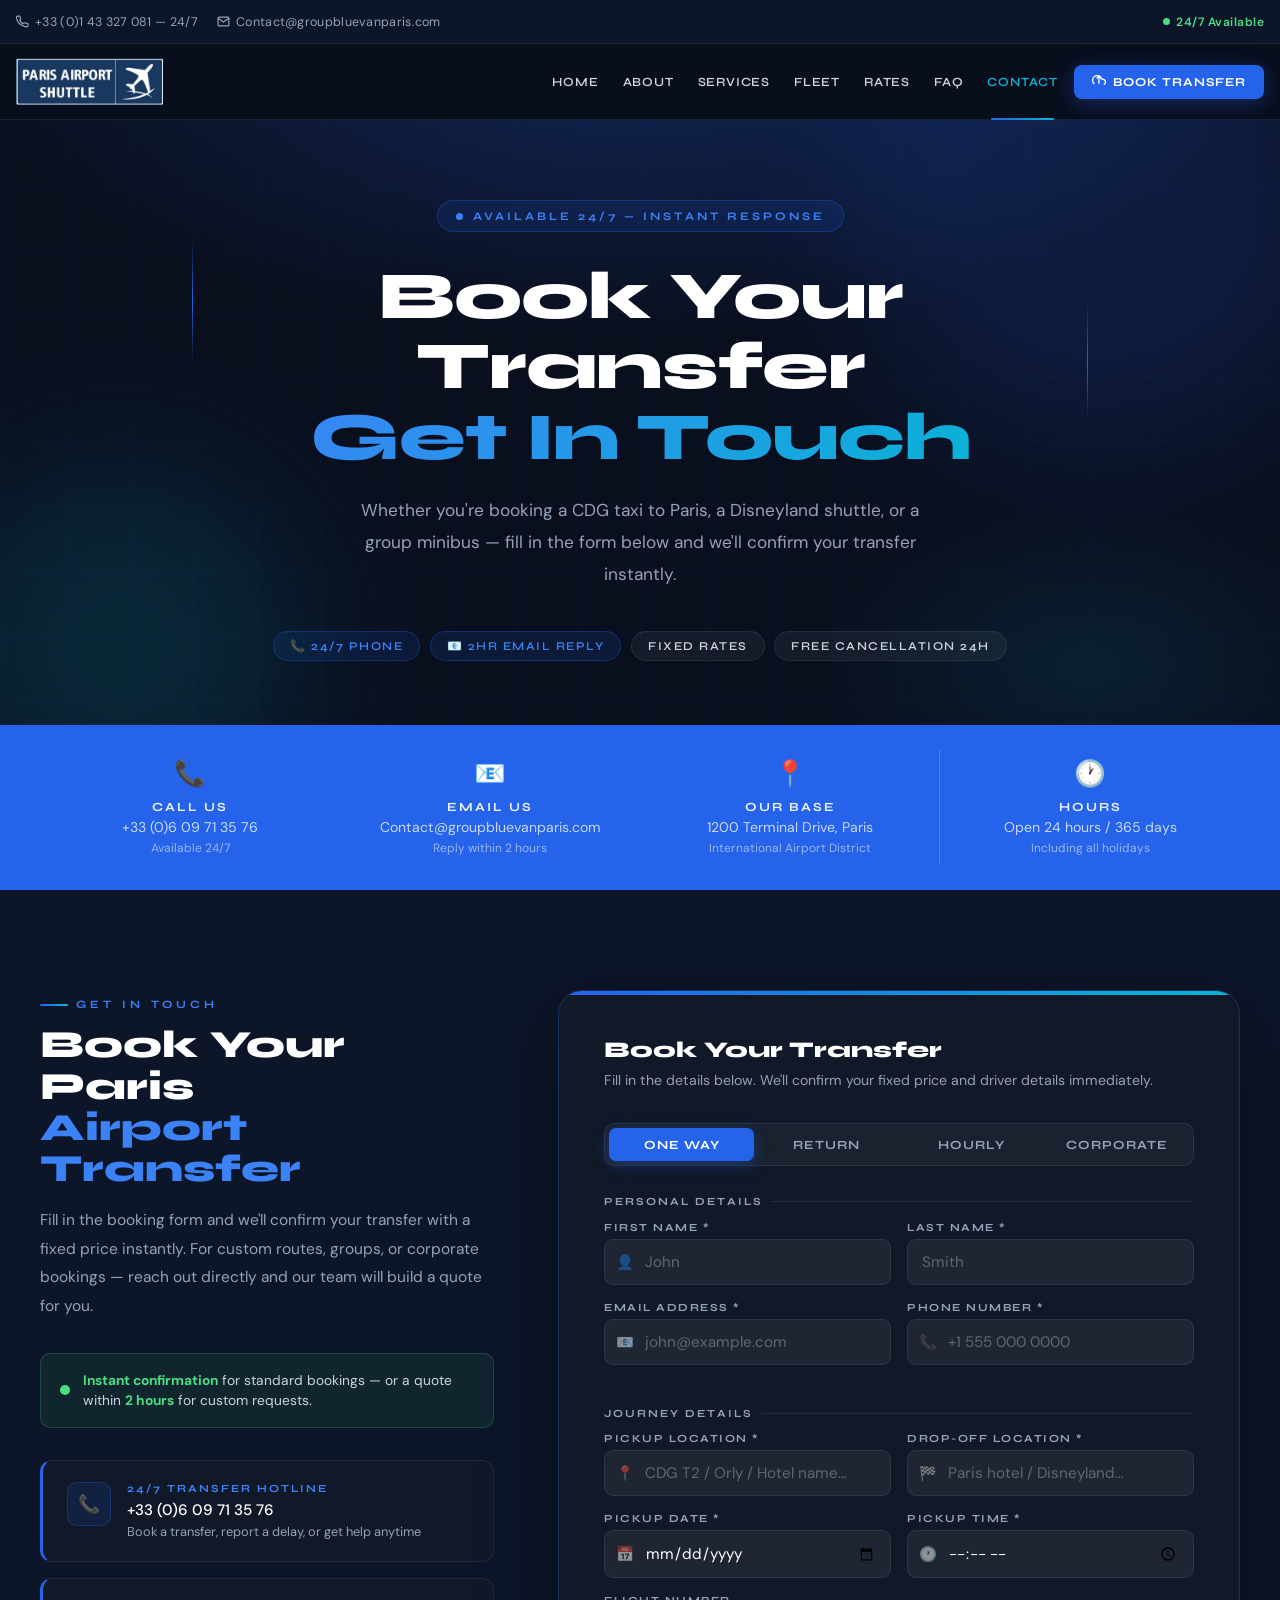
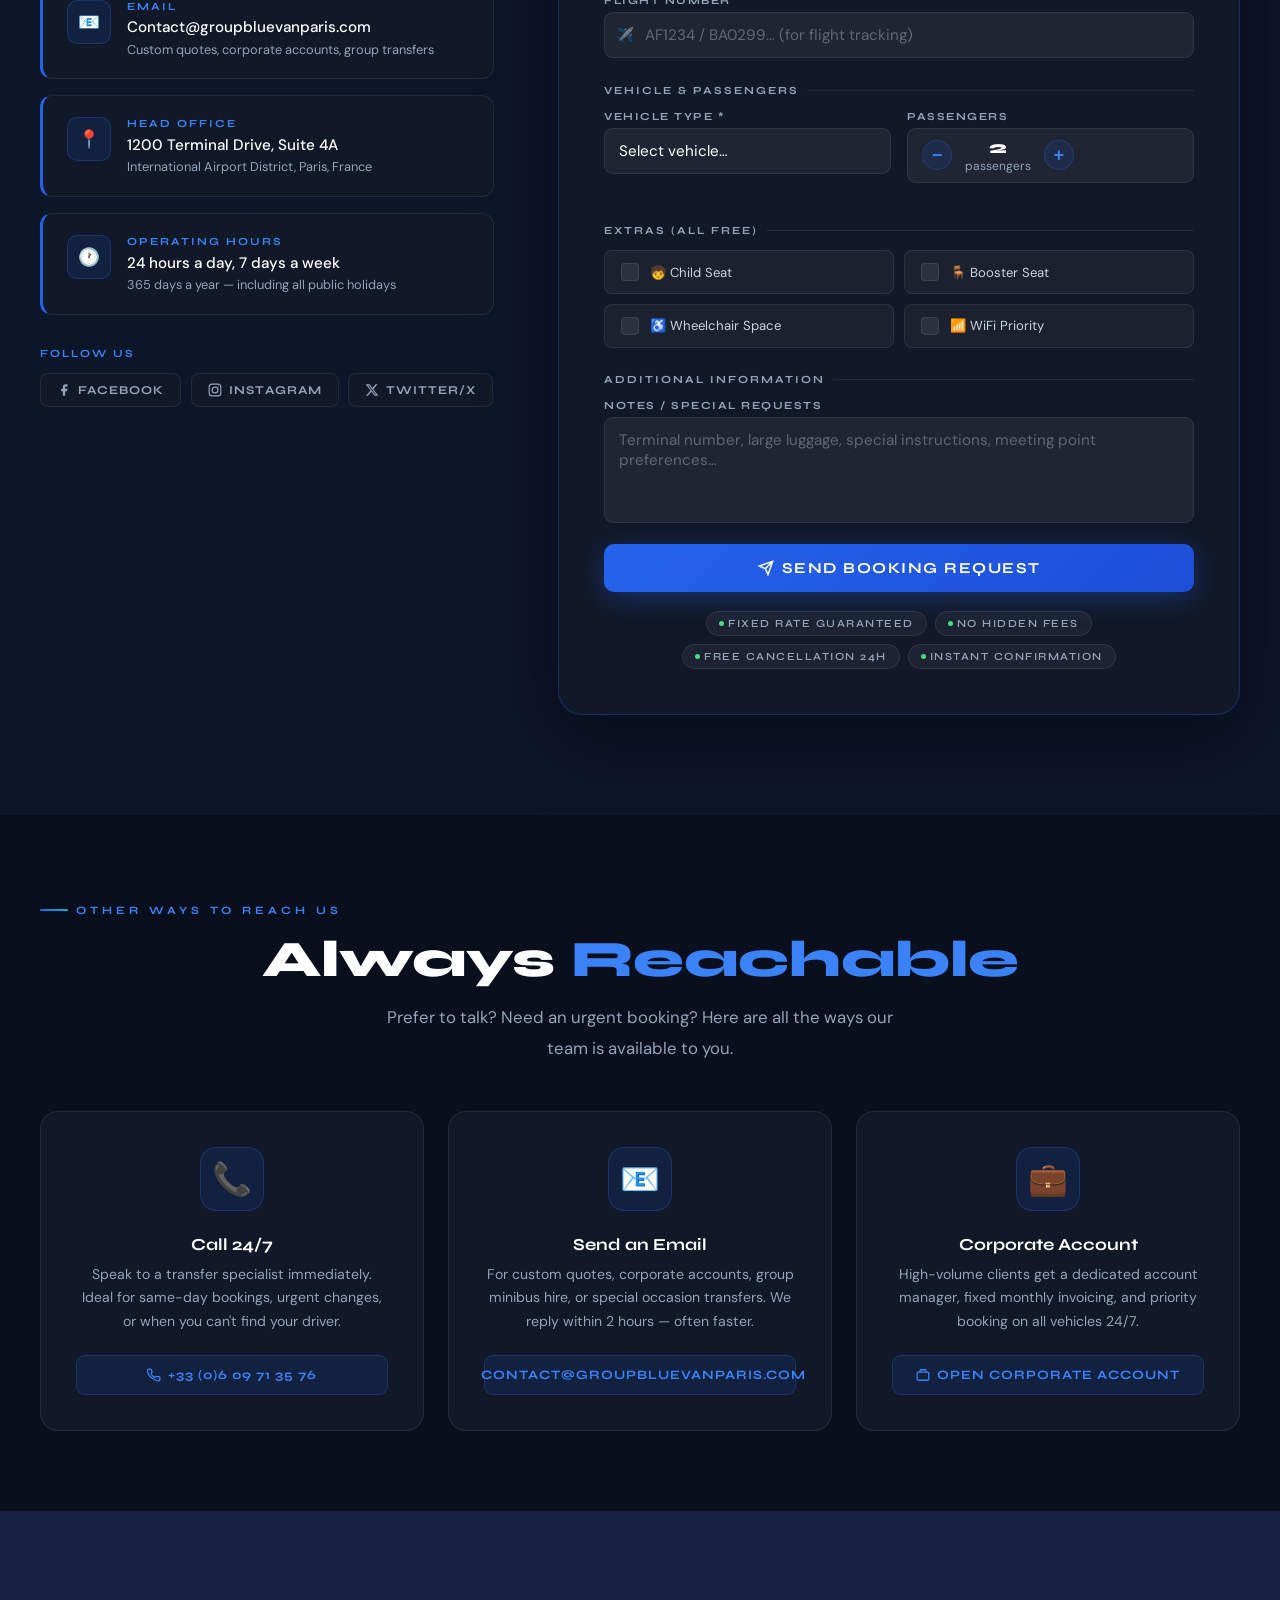
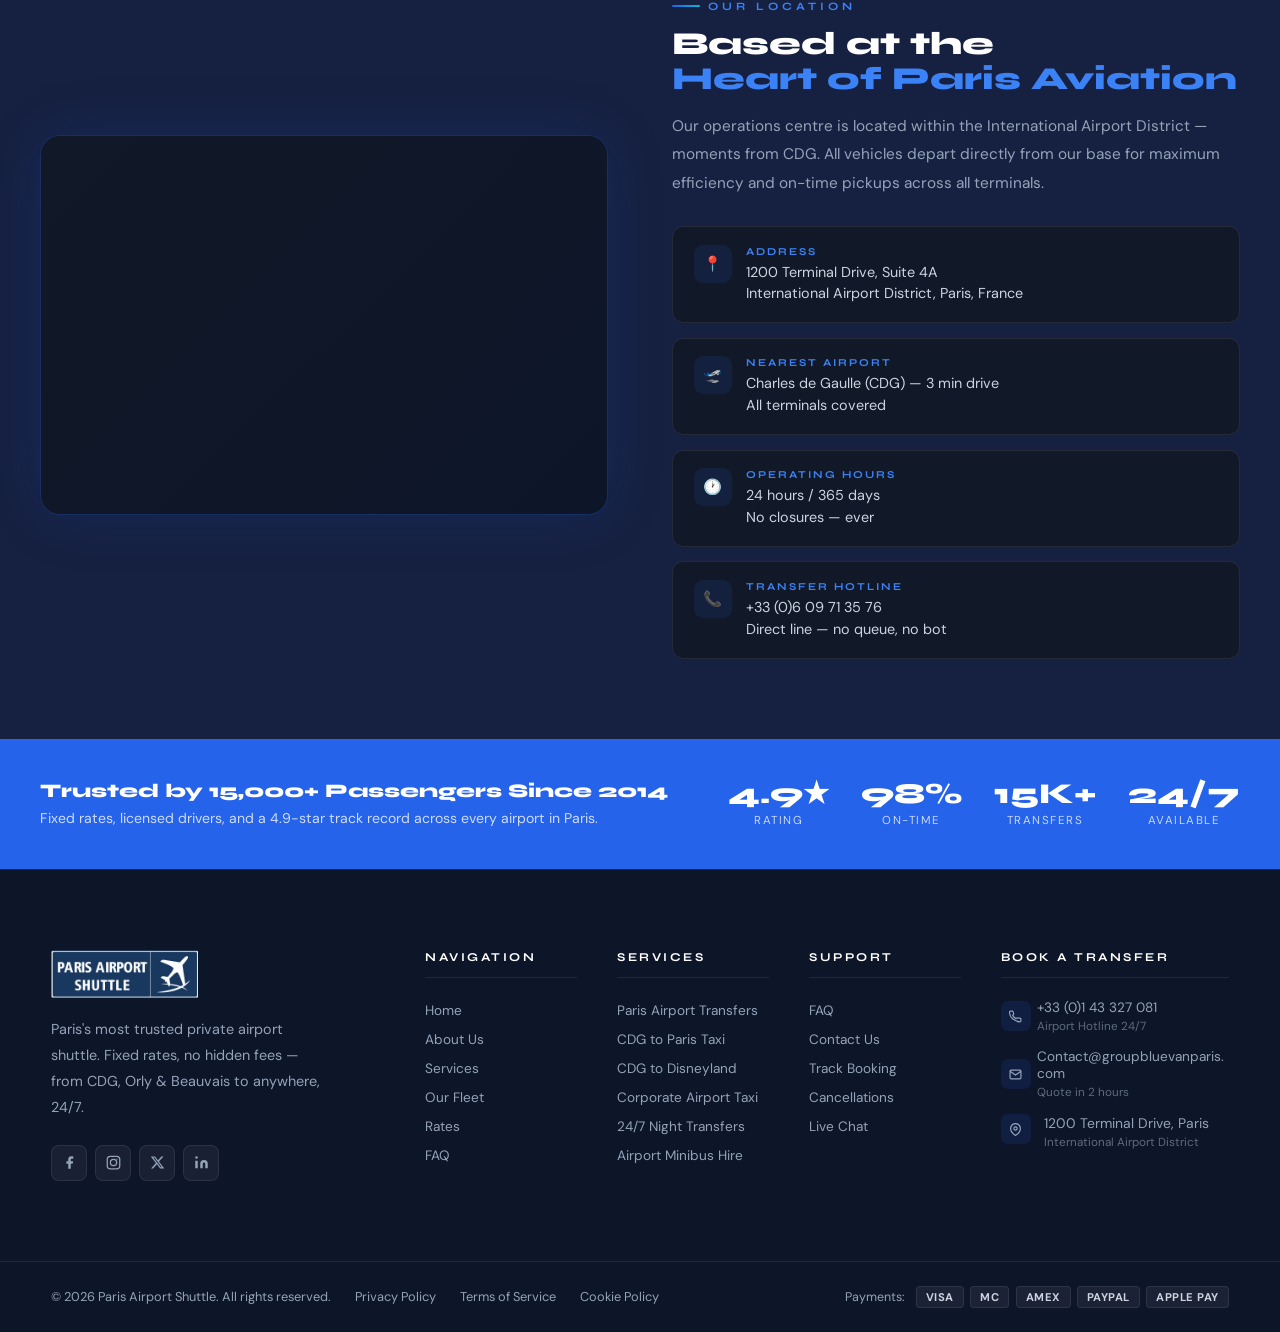
<file: contact.html>
<!DOCTYPE html>
<html lang="en">
<head>
    <meta charset="UTF-8"/>
    <meta name="viewport" content="width=device-width, initial-scale=1.0"/>
    <title>Contact Us | Book Your Paris Airport Transfer | Paris Airport Shuttle</title>
    <meta name="description" content="Book your Paris airport transfer or get a custom quote. Contact Paris Airport Shuttle 24/7 by phone, email or form. CDG, Orly and Beauvais transfers — fixed rates, instant response."/>
    <meta name="keywords" content="contact paris airport shuttle, book airport transfer paris, cdg airport transfer booking, orly airport taxi contact, paris airport transfer quote, book private transfer paris, airport transfer helpline paris"/>
    <meta name="author" content="Paris Airport Shuttle"/>
    <meta name="robots" content="index, follow"/>
    <link rel="canonical" href="https://parisairportshuttle.fr/contact.html"/>
    <link rel="icon" href="img/fav.ico" type="image/x-icon"/>

    <meta property="og:type" content="website"/>
    <meta property="og:url" content="https://parisairportshuttle.fr/contact.html"/>
    <meta property="og:title" content="Contact | Book Your Paris Airport Transfer"/>
    <meta property="og:description" content="Book your CDG, Orly or Beauvais airport transfer 24/7. Fixed rates, instant confirmation. Call, email, or fill in our booking form."/>
    <meta property="og:image" content="https://parisairportshuttle.fr/img/why-us-groupebluevanparis-xYMIrcvh.webp"/>

    <script type="application/ld+json">
    {
        "@context":"https://schema.org",
        "@type":"ContactPage",
        "url":"https://parisairportshuttle.fr/contact.html",
        "name":"Contact Paris Airport Shuttle",
        "description":"Book a Paris airport transfer or request a custom quote. Available 24/7 by phone, email or online form.",
        "mainEntity":{
            "@type":"TaxiService",
            "name":"Paris Airport Shuttle",
            "telephone":"+330609713576",
            "email":"Contact@groupbluevanparis.com",
            "openingHours":"Mo-Su 00:00-24:00",
            "aggregateRating":{"@type":"AggregateRating","ratingValue":"4.9","reviewCount":"15000","bestRating":"5"}
        }
    }
    </script>

    <link rel="preconnect" href="https://fonts.googleapis.com"/>
    <link rel="preconnect" href="https://fonts.gstatic.com" crossorigin/>
    <link href="https://fonts.googleapis.com/css2?family=Syne:wght@400;600;700;800&family=DM+Sans:wght@300;400;500;600&display=swap" rel="stylesheet"/>
    <link rel="stylesheet" href="css/styles.css"/>
    <link rel="stylesheet" href="css/about.css"/>

    
</head>
<body>

    <nav id="mainNav" class="main-nav"></nav>

    <!-- ════════════════════════════ HERO ════════════════════════════ -->
    <section class="page-hero">
        <div class="ph-bg">
            <div class="ph-orb ph-orb-1"></div>
            <div class="ph-orb ph-orb-2"></div>
        </div>
        <div class="ph-grid"></div>
        <div class="ph-content">
            <div class="ph-eyebrow"><span class="ph-dot"></span>Available 24/7 — Instant Response</div>
            <h1>Book Your Transfer<br/><em>Get In Touch</em></h1>
            <p class="ph-desc">Whether you're booking a CDG taxi to Paris, a Disneyland shuttle, or a group minibus — fill in the form below and we'll confirm your transfer instantly.</p>
            <div class="ph-pills">
                <span class="ph-pill blue">📞 24/7 Phone</span>
                <span class="ph-pill blue">📧 2hr Email Reply</span>
                <span class="ph-pill">Fixed Rates</span>
                <span class="ph-pill">Free Cancellation 24h</span>
            </div>
        </div>
    </section>

    <!-- ════════════════════════ QUICK CONTACT STRIP ════════════════════════ -->
    <div class="quick-strip">
        <div class="qs-inner">
            <a href="tel:+330143327081" class="qs-link">
                <div class="qs-item">
                    <div class="qs-icon">📞</div>
                    <div class="qs-label">Call Us</div>
                    <div class="qs-value">+33 (0)6 09 71 35 76<br/><span style="font-size:.75rem;opacity:.7;">Available 24/7</span></div>
                </div>
            </a>
            <a href="mailto:Contact@groupbluevanparis.com" class="qs-link">
                <div class="qs-item">
                    <div class="qs-icon">📧</div>
                    <div class="qs-label">Email Us</div>
                    <div class="qs-value">Contact@groupbluevanparis.com<br/><span style="font-size:.75rem;opacity:.7;">Reply within 2 hours</span></div>
                </div>
            </a>
            <div class="qs-item">
                <div class="qs-icon">📍</div>
                <div class="qs-label">Our Base</div>
                <div class="qs-value">1200 Terminal Drive, Paris<br/><span style="font-size:.75rem;opacity:.7;">International Airport District</span></div>
            </div>
            <div class="qs-item">
                <div class="qs-icon">🕐</div>
                <div class="qs-label">Hours</div>
                <div class="qs-value">Open 24 hours / 365 days<br/><span style="font-size:.75rem;opacity:.7;">Including all holidays</span></div>
            </div>
        </div>
    </div>

    <!-- ════════════════════════ MAIN CONTACT ════════════════════════ -->
    <section class="contact-main">
        <div class="cm-inner">
            <div class="cm-grid">

                <!-- INFO COLUMN -->
                <div class="info-col reveal-left">
                    <div class="section-tag">Get In Touch</div>
                    <h2>Book Your Paris<br/><span>Airport Transfer</span></h2>
                    <p>Fill in the booking form and we'll confirm your transfer with a fixed price instantly. For custom routes, groups, or corporate bookings — reach out directly and our team will build a quote for you.</p>

                    <div class="response-badge">
                        <span class="rb-dot"></span>
                        <div class="rb-text"><strong>Instant confirmation</strong> for standard bookings — or a quote within <strong>2 hours</strong> for custom requests.</div>
                    </div>

                    <div class="info-cards">
                        <div class="info-card">
                            <div class="ic-icon">📞</div>
                            <div>
                                <div class="ic-label">24/7 Transfer Hotline</div>
                                <a href="tel:+330609713576" class="ic-link"><div class="ic-value">+33 (0)6 09 71 35 76</div></a>
                                <div class="ic-sub">Book a transfer, report a delay, or get help anytime</div>
                            </div>
                        </div>
                        <div class="info-card">
                            <div class="ic-icon">📧</div>
                            <div>
                                <div class="ic-label">Email</div>
                                <a href="mailto:Contact@groupbluevanparis.com" class="ic-link"><div class="ic-value">Contact@groupbluevanparis.com</div></a>
                                <div class="ic-sub">Custom quotes, corporate accounts, group transfers</div>
                            </div>
                        </div>
                        <div class="info-card">
                            <div class="ic-icon">📍</div>
                            <div>
                                <div class="ic-label">Head Office</div>
                                <div class="ic-value">1200 Terminal Drive, Suite 4A</div>
                                <div class="ic-sub">International Airport District, Paris, France</div>
                            </div>
                        </div>
                        <div class="info-card">
                            <div class="ic-icon">🕐</div>
                            <div>
                                <div class="ic-label">Operating Hours</div>
                                <div class="ic-value">24 hours a day, 7 days a week</div>
                                <div class="ic-sub">365 days a year — including all public holidays</div>
                            </div>
                        </div>
                    </div>

                    <div class="ic-label" style="margin-bottom:.8rem;">Follow Us</div>
                    <div class="social-row">
                        <a href="#" class="social-btn">
                            <svg width="14" height="14" viewBox="0 0 24 24" fill="currentColor"><path d="M18 2h-3a5 5 0 00-5 5v3H7v4h3v8h4v-8h3l1-4h-4V7a1 1 0 011-1h3z"/></svg>
                            Facebook
                        </a>
                        <a href="#" class="social-btn">
                            <svg width="14" height="14" viewBox="0 0 24 24" fill="none" stroke="currentColor" stroke-width="2"><rect x="2" y="2" width="20" height="20" rx="5"/><circle cx="12" cy="12" r="5"/><circle cx="17.5" cy="6.5" r="1" fill="currentColor" stroke="none"/></svg>
                            Instagram
                        </a>
                        <a href="#" class="social-btn">
                            <svg width="14" height="14" viewBox="0 0 24 24" fill="currentColor"><path d="M18.244 2.25h3.308l-7.227 8.26 8.502 11.24H16.17l-5.214-6.817L4.99 21.75H1.68l7.73-8.835L1.254 2.25H8.08l4.713 6.231zm-1.161 17.52h1.833L7.084 4.126H5.117z"/></svg>
                            Twitter/X
                        </a>
                    </div>
                </div>

                <!-- BOOKING FORM -->
                <div class="form-col reveal-right">
                    <div class="booking-form-wrap">
                        <!-- Form view -->
                        <div id="formView">
                            <div class="form-title">Book Your Transfer</div>
                            <div class="form-subtitle">Fill in the details below. We'll confirm your fixed price and driver details immediately.</div>

                            <!-- Trip type -->
                            <div class="trip-tabs" id="tripTabs">
                                <button class="trip-tab active" data-trip="one-way" type="button">One Way</button>
                                <button class="trip-tab" data-trip="return" type="button">Return</button>
                                <button class="trip-tab" data-trip="hourly" type="button">Hourly</button>
                                <button class="trip-tab" data-trip="corporate" type="button">Corporate</button>
                            </div>

                            <!-- Personal details -->
                            <div class="form-section-label">Personal Details</div>
                            <div class="fg-row">
                                <div class="fg">
                                    <label>First Name *</label>
                                    <div class="fg-icon-wrap">
                                        <span class="fi">👤</span>
                                        <input type="text" placeholder="John" id="fFirstName"/>
                                    </div>
                                </div>
                                <div class="fg">
                                    <label>Last Name *</label>
                                    <input type="text" placeholder="Smith" id="fLastName"/>
                                </div>
                            </div>
                            <div class="fg-row">
                                <div class="fg">
                                    <label>Email Address *</label>
                                    <div class="fg-icon-wrap">
                                        <span class="fi">📧</span>
                                        <input type="email" placeholder="john@example.com" id="fEmail"/>
                                    </div>
                                </div>
                                <div class="fg">
                                    <label>Phone Number *</label>
                                    <div class="fg-icon-wrap">
                                        <span class="fi">📞</span>
                                        <input type="tel" placeholder="+1 555 000 0000" id="fPhone"/>
                                    </div>
                                </div>
                            </div>

                            <!-- Journey details -->
                            <div class="form-section-label">Journey Details</div>
                            <div class="fg-row">
                                <div class="fg">
                                    <label>Pickup Location *</label>
                                    <div class="fg-icon-wrap">
                                        <span class="fi">📍</span>
                                        <input type="text" placeholder="CDG T2 / Orly / Hotel name…" id="fPickup"/>
                                    </div>
                                </div>
                                <div class="fg">
                                    <label>Drop-off Location *</label>
                                    <div class="fg-icon-wrap">
                                        <span class="fi">🏁</span>
                                        <input type="text" placeholder="Paris hotel / Disneyland…" id="fDropoff"/>
                                    </div>
                                </div>
                            </div>
                            <div class="fg-row">
                                <div class="fg">
                                    <label>Pickup Date *</label>
                                    <div class="fg-icon-wrap">
                                        <span class="fi">📅</span>
                                        <input type="date" id="fDate"/>
                                    </div>
                                </div>
                                <div class="fg">
                                    <label>Pickup Time *</label>
                                    <div class="fg-icon-wrap">
                                        <span class="fi">🕐</span>
                                        <input type="time" id="fTime"/>
                                    </div>
                                </div>
                            </div>
                            <!-- Return row (shown for Return trip type) -->
                            <div class="fg-row return-row" id="returnRow">
                                <div class="fg">
                                    <label>Return Date</label>
                                    <input type="date" id="fReturnDate"/>
                                </div>
                                <div class="fg">
                                    <label>Return Time</label>
                                    <input type="time" id="fReturnTime"/>
                                </div>
                            </div>
                            <div class="fg">
                                <label>Flight Number</label>
                                <div class="fg-icon-wrap">
                                    <span class="fi">✈️</span>
                                    <input type="text" placeholder="AF1234 / BA0299… (for flight tracking)" id="fFlight"/>
                                </div>
                            </div>

                            <!-- Vehicle & passengers -->
                            <div class="form-section-label">Vehicle &amp; Passengers</div>
                            <div class="fg-row">
                                <div class="fg">
                                    <label>Vehicle Type *</label>
                                    <select id="fVehicle">
                                        <option value="">Select vehicle…</option>
                                        <option value="economy">🚗 Economy — 1–3 pax (from €50)</option>
                                        <option value="van">🚐 VAN — 1–6 pax (from €60)</option>
                                        <option value="van-xl">🚌 VAN-XL — up to 8 pax (from €70)</option>
                                    </select>
                                </div>
                                <div class="fg">
                                    <label>Passengers</label>
                                    <div class="pax-counter">
                                        <button class="pax-btn" id="paxMinus" type="button">−</button>
                                        <div>
                                            <div class="pax-num" id="paxNum">2</div>
                                            <div class="pax-label">passengers</div>
                                        </div>
                                        <button class="pax-btn" id="paxPlus" type="button">+</button>
                                    </div>
                                </div>
                            </div>

                            <!-- Extras -->
                            <div class="form-section-label">Extras (all free)</div>
                            <div class="extras-grid">
                                <label class="extra-check">
                                    <input type="checkbox" id="xChildSeat"/>
                                    <span class="extra-checkbox"></span>
                                    <span class="extra-text">🧒 Child Seat</span>
                                </label>
                                <label class="extra-check">
                                    <input type="checkbox" id="xBooster"/>
                                    <span class="extra-checkbox"></span>
                                    <span class="extra-text">🪑 Booster Seat</span>
                                </label>
                                <label class="extra-check">
                                    <input type="checkbox" id="xWheelchair"/>
                                    <span class="extra-checkbox"></span>
                                    <span class="extra-text">♿ Wheelchair Space</span>
                                </label>
                                <label class="extra-check">
                                    <input type="checkbox" id="xWifi"/>
                                    <span class="extra-checkbox"></span>
                                    <span class="extra-text">📶 WiFi Priority</span>
                                </label>
                            </div>

                            <!-- Message -->
                            <div class="form-section-label">Additional Information</div>
                            <div class="fg fg-full">
                                <label>Notes / Special Requests</label>
                                <textarea rows="4" placeholder="Terminal number, large luggage, special instructions, meeting point preferences…" id="fNotes"></textarea>
                            </div>

                            <!-- Submit -->
                            <button class="btn-submit" type="button" id="submitBtn">
                                <svg width="16" height="16" viewBox="0 0 24 24" fill="none" stroke="currentColor" stroke-width="2.2"><path d="M22 2L11 13M22 2L15 22l-4-9-9-4 20-7z"/></svg>
                                Send Booking Request
                            </button>

                            <div class="form-guarantees">
                                <span class="fg-chip"><span class="fg-chip-dot"></span>Fixed Rate Guaranteed</span>
                                <span class="fg-chip"><span class="fg-chip-dot"></span>No Hidden Fees</span>
                                <span class="fg-chip"><span class="fg-chip-dot"></span>Free Cancellation 24h</span>
                                <span class="fg-chip"><span class="fg-chip-dot"></span>Instant Confirmation</span>
                            </div>
                        </div>

                        <!-- Success view -->
                        <div class="form-success" id="formSuccess">
                            <div class="fs-icon">✅</div>
                            <div class="fs-title">Booking Request Sent!</div>
                            <div class="fs-text">
                                Thank you — we've received your request and will confirm your transfer details within 2 hours by email.<br/><br/>
                                For urgent bookings, call us directly on <strong style="color:var(--blue-light);">+33 (0)1 43 327 081</strong> and we'll confirm immediately.
                            </div>
                            <button class="btn-submit" type="button" id="resetBtn" style="margin-top:2rem;max-width:280px;margin-left:auto;margin-right:auto;">Send Another Request</button>
                        </div>
                    </div>
                </div>

            </div>
        </div>
    </section>

    <!-- ════════════════════════ ALTERNATIVE CONTACT ════════════════════════ -->
    <section class="alt-section">
        <div class="alt-inner">
            <div class="section-tag reveal" style="justify-content:center;">Other Ways to Reach Us</div>
            <h2 class="section-title reveal d1" style="text-align:center;">Always <span style="color:var(--blue-light);">Reachable</span></h2>
            <p class="section-sub reveal d2" style="text-align:center;max-width:520px;margin:0 auto;">Prefer to talk? Need an urgent booking? Here are all the ways our team is available to you.</p>

            <div class="alt-grid">
                <div class="alt-card reveal d1">
                    <div class="alt-icon">📞</div>
                    <h3>Call 24/7</h3>
                    <p>Speak to a transfer specialist immediately. Ideal for same-day bookings, urgent changes, or when you can't find your driver.</p>
                    <a href="tel:+330609713576" class="alt-link">
                        <svg width="14" height="14" viewBox="0 0 24 24" fill="none" stroke="currentColor" stroke-width="2.2"><path d="M22 16.92v3a2 2 0 01-2.18 2 19.79 19.79 0 01-8.63-3.07A19.5 19.5 0 013.85 13a19.79 19.79 0 01-3.07-8.67A2 2 0 012.76 2h3a2 2 0 012 1.72 12.84 12.84 0 00.7 2.81 2 2 0 01-.45 2.11L6.91 9.91a16 16 0 006.08 6.08l1.07-1.07a2 2 0 012.11-.45 12.84 12.84 0 002.81.7A2 2 0 0122 16.92z"/></svg>
                        +33 (0)6 09 71 35 76
                    </a>
                </div>
                <div class="alt-card reveal d2">
                    <div class="alt-icon">📧</div>
                    <h3>Send an Email</h3>
                    <p>For custom quotes, corporate accounts, group minibus hire, or special occasion transfers. We reply within 2 hours — often faster.</p>
                    <a href="mailto:Contact@groupbluevanparis.com" class="alt-link">
                        <svg width="14" height="14" viewBox="0 0 24 24" fill="none" stroke="currentColor" stroke-width="2.2"><path d="M4 4h16c1.1 0 2 .9 2 2v12c0 1.1-.9 2-2 2H4c-1.1 0-2-.9-2-2V6c0-1.1.9-2 2-2z"/><polyline points="22,6 12,13 2,6"/></svg>
                        Contact@groupbluevanparis.com
                    </a>
                </div>
                <div class="alt-card reveal d3">
                    <div class="alt-icon">💼</div>
                    <h3>Corporate Account</h3>
                    <p>High-volume clients get a dedicated account manager, fixed monthly invoicing, and priority booking on all vehicles 24/7.</p>
                    <a href="mailto:Contact@groupbluevanparis.com?subject=Corporate Account Enquiry" class="alt-link">
                        <svg width="14" height="14" viewBox="0 0 24 24" fill="none" stroke="currentColor" stroke-width="2.2"><path d="M20 7H4a2 2 0 00-2 2v10a2 2 0 002 2h16a2 2 0 002-2V9a2 2 0 00-2-2zM16 3H8L6 7h12l-2-4z"/></svg>
                        Open Corporate Account
                    </a>
                </div>
            </div>
        </div>
    </section>

    <!-- ════════════════════════ OFFICE / MAP ════════════════════════ -->
    <section class="office-section">
        <div class="office-inner">
            <div class="office-grid">

                <!-- Map -->
                <div class="office-map reveal-left">
                    <div class="map-placeholder">
                        <iframe 
                            src="https://www.google.com/maps/embed?pb=!1m18!1m12!1m3!1d3208.97451557625!2d2.477389251365945!3d48.92307859427918!2m3!1f0!2f0!3f0!3m2!1i1024!2i768!4f13.1!3m3!1m2!1s0x47e61344baedb6ad%3A0x7fa57dbd934091ac!2sGroupe%20Blue%20Van%20Paris!5e0!3m2!1sen!2slk!4v1776313666047!5m2!1sen!2slk" 
                            width="600" 
                            height="450" 
                            style="border:0;" 
                            allowfullscreen="" 
                            loading="lazy" 
                            referrerpolicy="no-referrer-when-downgrade">
                        </iframe>
                    </div>
                </div>

                <!-- Office info -->
                <div class="office-info reveal-right">
                    <div class="section-tag">Our Location</div>
                    <h2>Based at the<br/><span>Heart of Paris Aviation</span></h2>
                    <p>Our operations centre is located within the International Airport District — moments from CDG. All vehicles depart directly from our base for maximum efficiency and on-time pickups across all terminals.</p>

                    <div class="office-details">
                        <div class="od-item">
                            <div class="od-icon">📍</div>
                            <div>
                                <div class="od-label">Address</div>
                                <div class="od-value">1200 Terminal Drive, Suite 4A<br/>International Airport District, Paris, France</div>
                            </div>
                        </div>
                        <div class="od-item">
                            <div class="od-icon">🛫</div>
                            <div>
                                <div class="od-label">Nearest Airport</div>
                                <div class="od-value">Charles de Gaulle (CDG) — 3 min drive<br/>All terminals covered</div>
                            </div>
                        </div>
                        <div class="od-item">
                            <div class="od-icon">🕐</div>
                            <div>
                                <div class="od-label">Operating Hours</div>
                                <div class="od-value">24 hours / 365 days<br/>No closures — ever</div>
                            </div>
                        </div>
                        <div class="od-item">
                            <div class="od-icon">📞</div>
                            <div>
                                <div class="od-label">Transfer Hotline</div>
                                <div class="od-value">+33 (0)6 09 71 35 76<br/>Direct line — no queue, no bot</div>
                            </div>
                        </div>
                    </div>
                </div>

            </div>
        </div>
    </section>

    <!-- ════════════════════════ TRUST STRIP ════════════════════════ -->
    <div class="trust-strip">
        <div class="ts-inner">
            <div class="ts-left">
                <h3>Trusted by 15,000+ Passengers Since 2014</h3>
                <p>Fixed rates, licensed drivers, and a 4.9-star track record across every airport in Paris.</p>
            </div>
            <div class="ts-stats">
                <div class="ts-stat">
                    <div class="ts-stat-num">4.9★</div>
                    <div class="ts-stat-label">Rating</div>
                </div>
                <div class="ts-stat">
                    <div class="ts-stat-num">98%</div>
                    <div class="ts-stat-label">On-Time</div>
                </div>
                <div class="ts-stat">
                    <div class="ts-stat-num">15K+</div>
                    <div class="ts-stat-label">Transfers</div>
                </div>
                <div class="ts-stat">
                    <div class="ts-stat-num">24/7</div>
                    <div class="ts-stat-label">Available</div>
                </div>
            </div>
        </div>
    </div>

    <div id="footer"></div>
    <button class="scroll-top" id="scrollTop" aria-label="Back to top" type="button">↑</button>

    <!-- Inject navbar & footer -->
    <script>
        Promise.all([
            fetch('navbar.html').then(r=>r.text()).then(d=>{document.getElementById('mainNav').outerHTML=d;}),
            fetch('footer.html').then(r=>r.text()).then(d=>{document.getElementById('footer').innerHTML=d;})
        ]).then(()=>{if(window.initializeSiteChrome)window.initializeSiteChrome();})
          .catch(()=>{if(window.initializeSiteChrome)window.initializeSiteChrome();});
    </script>

    <!-- Page interactions -->
    <script>
    (function(){

        /* TRIP TYPE TABS */
        const returnRow = document.getElementById('returnRow');
        document.getElementById('tripTabs').addEventListener('click', function(e){
            const tab = e.target.closest('.trip-tab');
            if(!tab) return;
            document.querySelectorAll('.trip-tab').forEach(t=>t.classList.remove('active'));
            tab.classList.add('active');
            returnRow.classList.toggle('visible', tab.dataset.trip === 'return');
        });

        /* PASSENGER COUNTER */
        let pax = 2;
        const paxNum = document.getElementById('paxNum');
        document.getElementById('paxMinus').addEventListener('click', ()=>{ if(pax>1){pax--;paxNum.textContent=pax;} });
        document.getElementById('paxPlus').addEventListener('click', ()=>{ if(pax<14){pax++;paxNum.textContent=pax;} });

        /* FORM SUBMIT */
        document.getElementById('submitBtn').addEventListener('click', function(){
            const required = ['fFirstName','fLastName','fEmail','fPhone','fPickup','fDropoff','fDate','fTime'];
            let valid = true;
            required.forEach(id=>{
                const el = document.getElementById(id);
                if(!el.value.trim()){
                    el.style.borderColor = '#ef4444';
                    el.addEventListener('input', ()=>el.style.borderColor='', {once:true});
                    valid = false;
                }
            });
            if(!valid){
                const first = required.find(id=>!document.getElementById(id).value.trim());
                document.getElementById(first).focus();
                return;
            }
            // Show success
            document.getElementById('formView').style.display = 'none';
            document.getElementById('formSuccess').classList.add('visible');
            // Scroll to form
            document.querySelector('.booking-form-wrap').scrollIntoView({behavior:'smooth',block:'center'});
        });

        document.getElementById('resetBtn').addEventListener('click', function(){
            document.getElementById('formView').style.display = '';
            document.getElementById('formSuccess').classList.remove('visible');
            // Reset fields
            ['fFirstName','fLastName','fEmail','fPhone','fPickup','fDropoff','fDate','fTime','fFlight','fNotes'].forEach(id=>{
                const el = document.getElementById(id);
                if(el) el.value = '';
            });
            document.getElementById('fVehicle').value = '';
            pax = 2; paxNum.textContent = '2';
            document.querySelectorAll('.extra-check input').forEach(cb=>cb.checked=false);
            document.querySelectorAll('.trip-tab').forEach((t,i)=>t.classList.toggle('active',i===0));
            returnRow.classList.remove('visible');
        });

        /* SCROLL REVEAL */
        const io = new IntersectionObserver((entries,obs)=>{
            entries.forEach(e=>{if(e.isIntersecting){e.target.classList.add('visible');obs.unobserve(e.target);}});
        },{threshold:.1,rootMargin:'0px 0px -40px 0px'});
        document.querySelectorAll('.reveal,.reveal-left,.reveal-right').forEach(el=>io.observe(el));

    })();
    </script>

    <!-- Suppress Google bar -->
    <script>
    (function(){
        function kill(){
            document.querySelectorAll('.goog-te-banner-frame,iframe.goog-te-banner-frame').forEach(el=>el.style.display='none');
            document.body.style.top='0';document.body.style.position='';document.documentElement.style.marginTop='0';
        }
        var obs=new MutationObserver(kill);
        function start(){kill();obs.observe(document.documentElement,{childList:true,subtree:true});var t=0,iv=setInterval(function(){kill();if(++t>20)clearInterval(iv);},300);}
        document.readyState==='loading'?document.addEventListener('DOMContentLoaded',start):start();
    })();
    </script>

    <script src="js/script.js"></script>
</body>
</html>
</file>
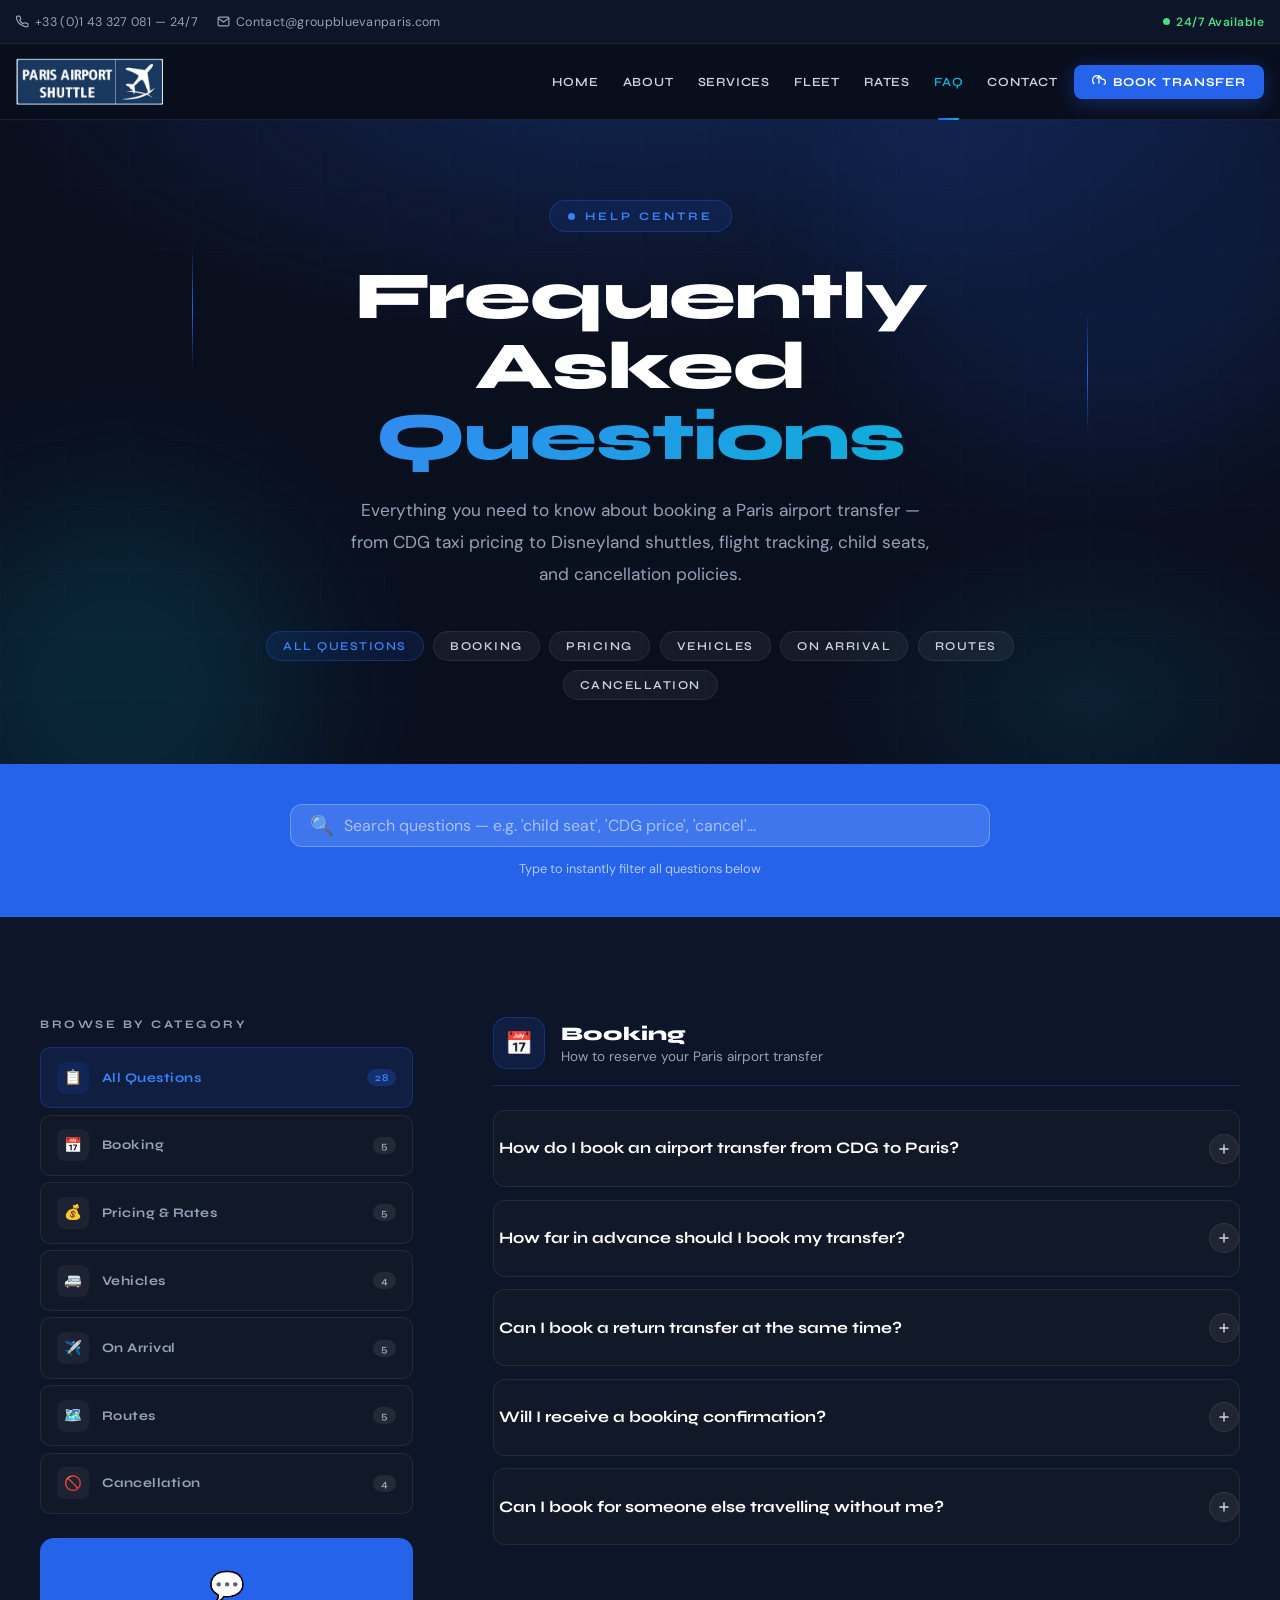
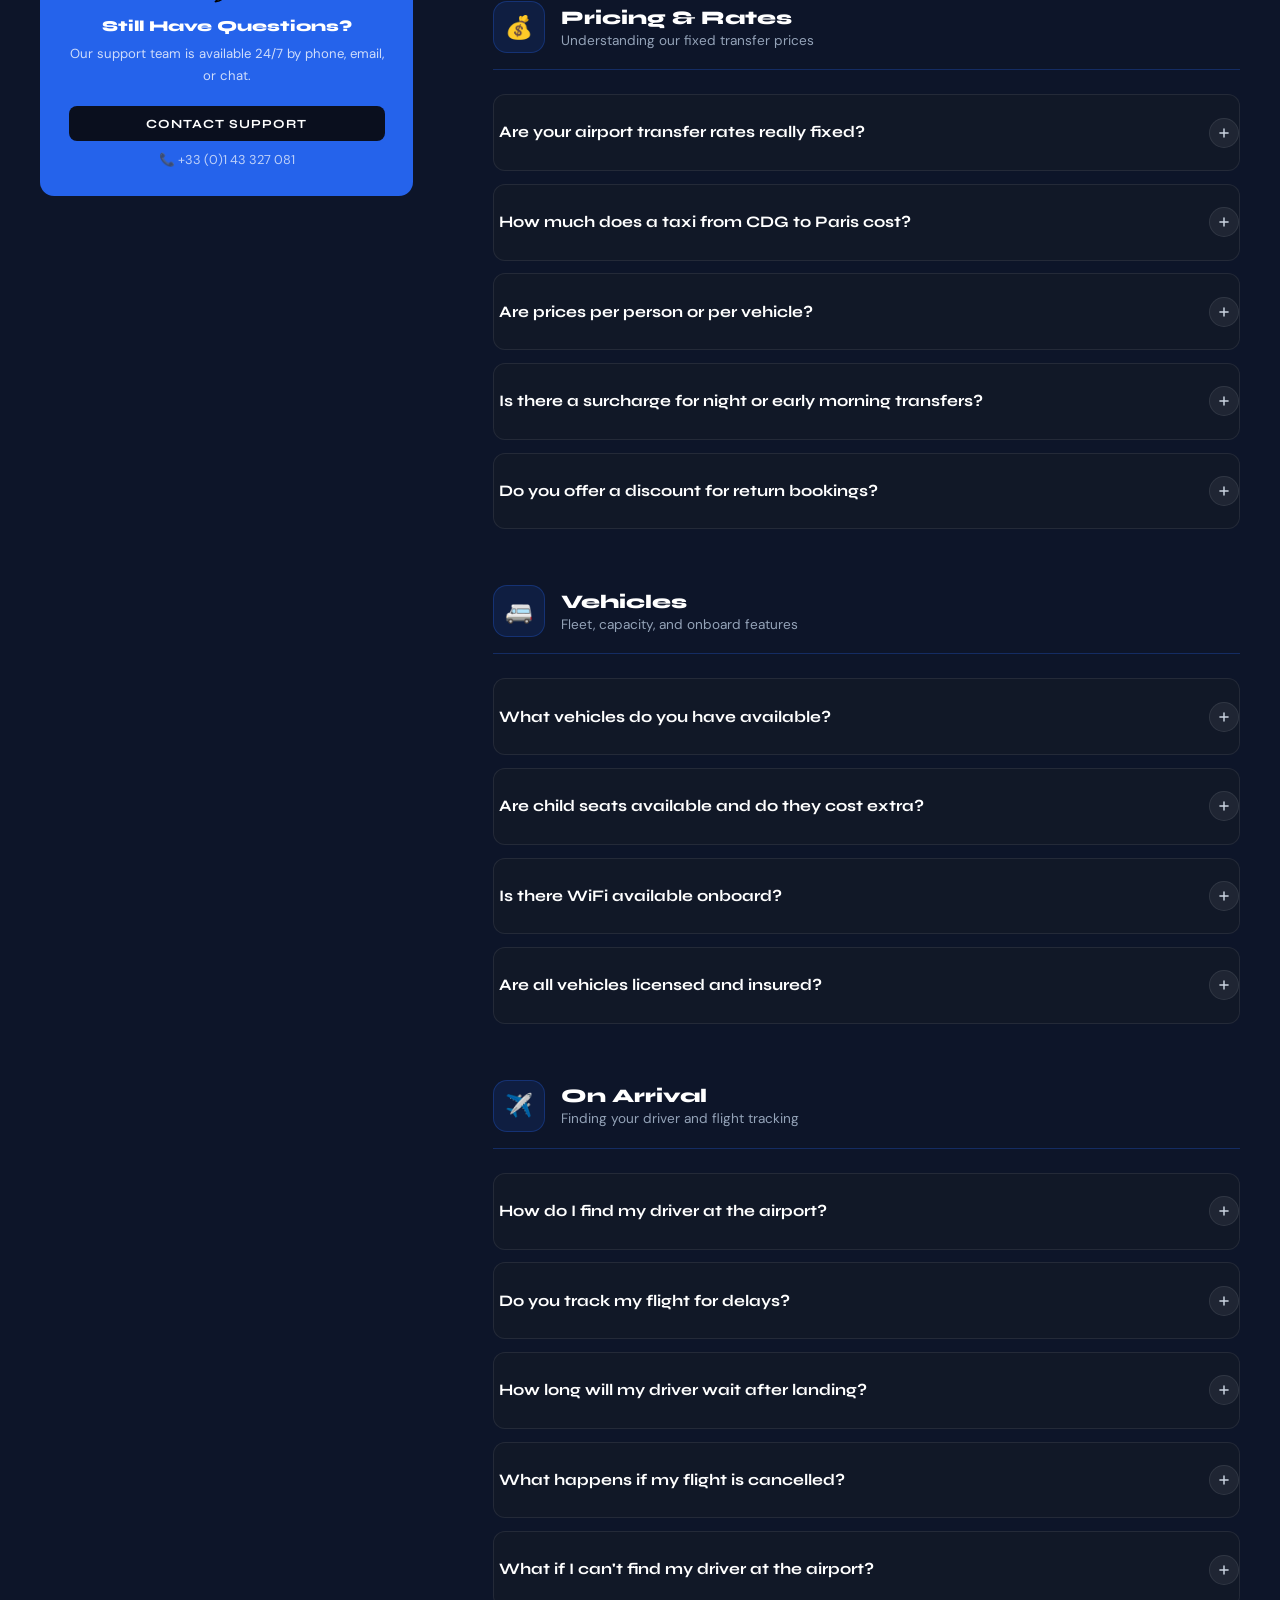
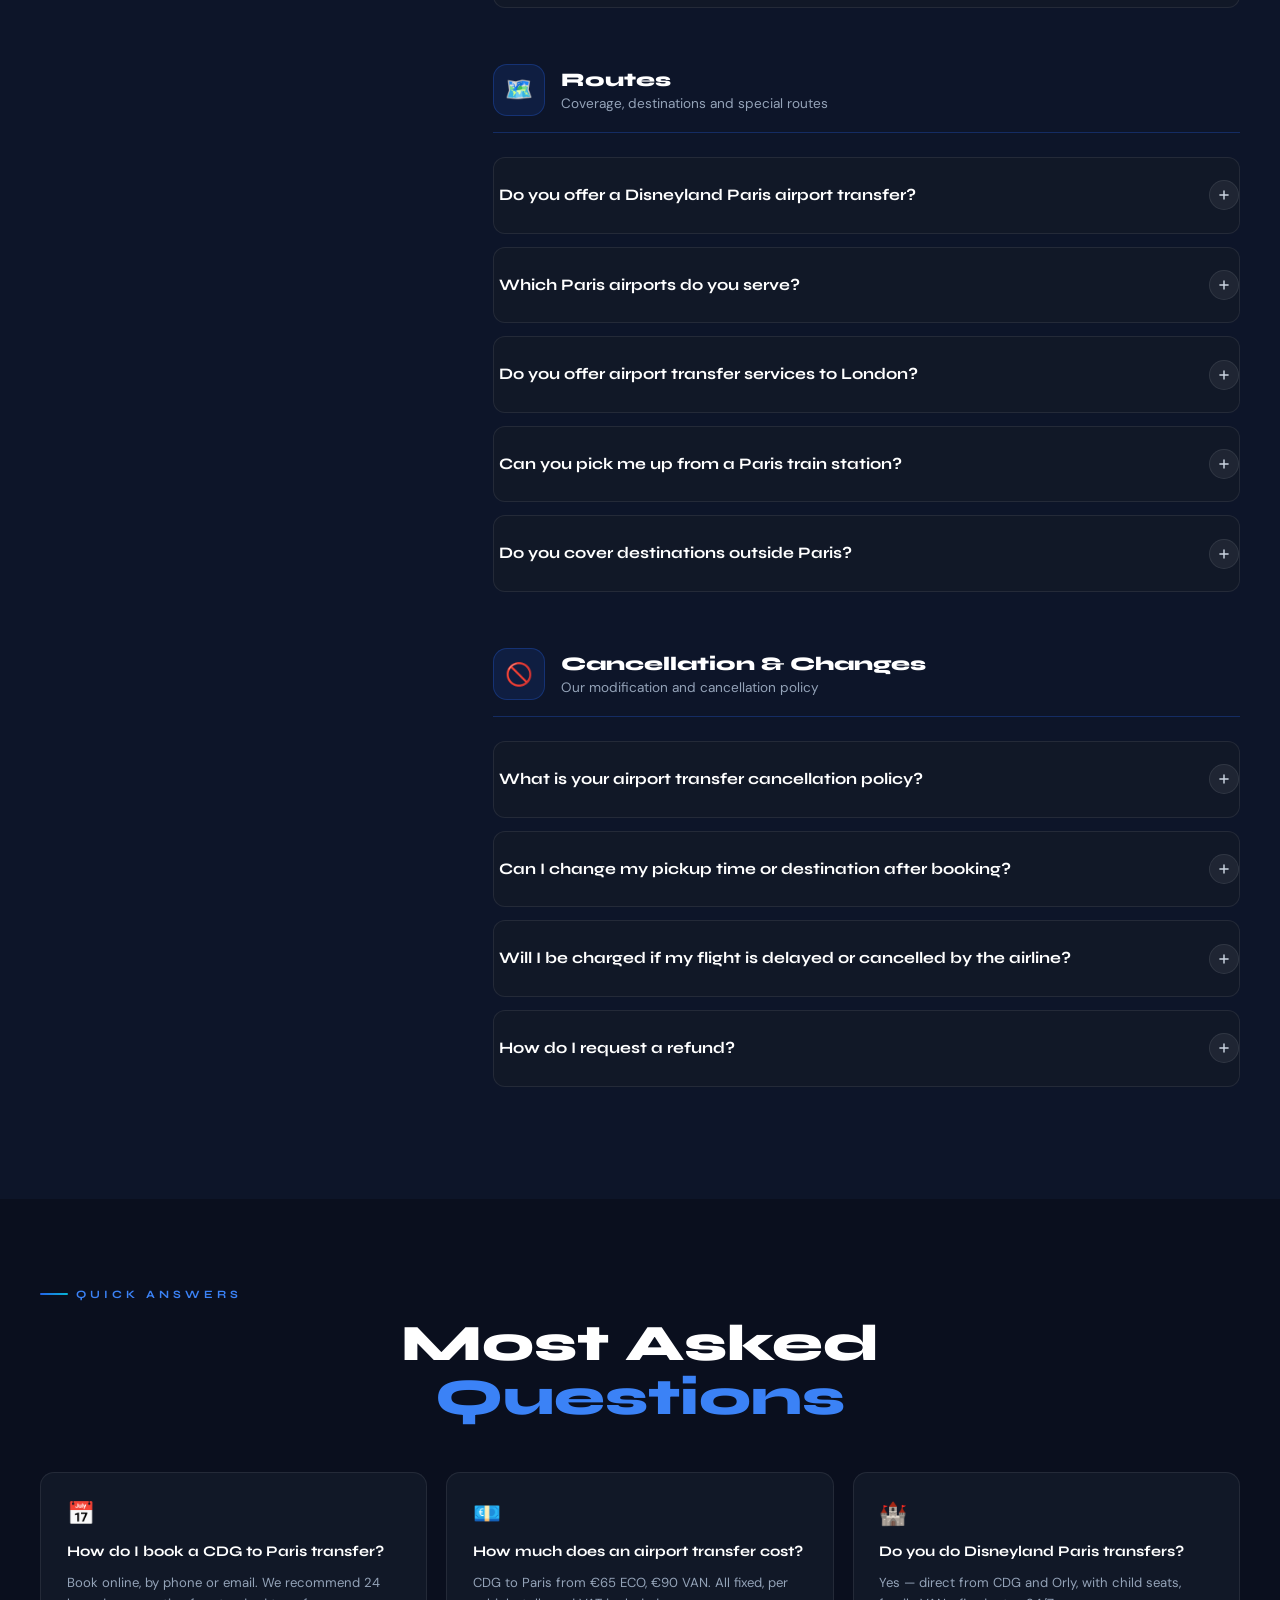
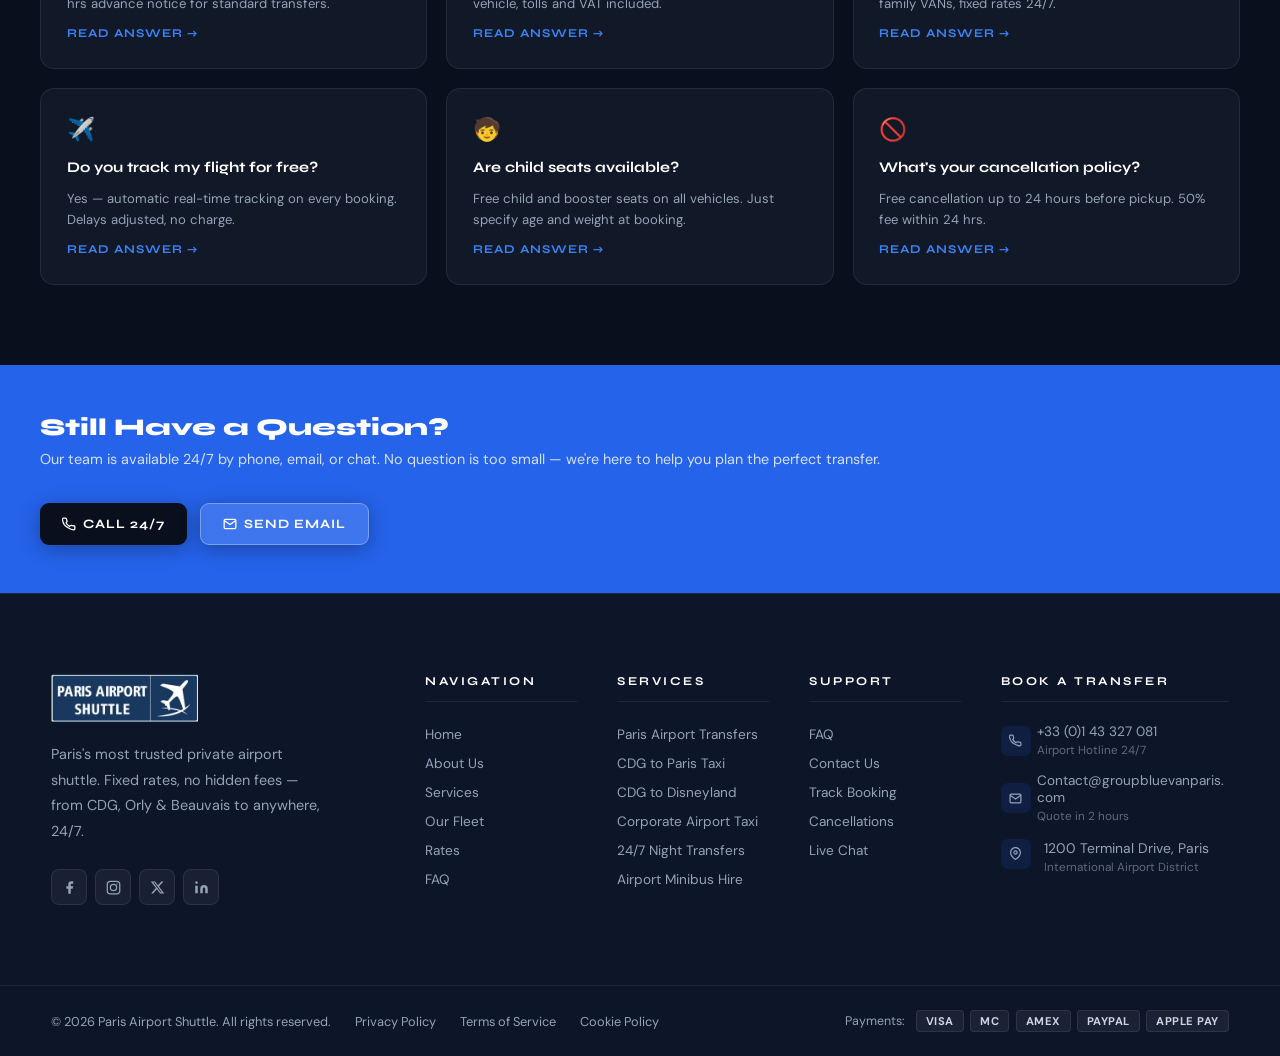
<file: faq.html>
<!DOCTYPE html>
<html lang="en">
<head>
    <meta charset="UTF-8"/>
    <meta name="viewport" content="width=device-width, initial-scale=1.0"/>
    <title>FAQ | Paris Airport Transfer Questions Answered | Paris Airport Shuttle</title>
    <meta name="description" content="Got questions about your Paris airport transfer? Find answers about booking, cancellation, flight tracking, child seats, CDG to Paris prices, Disneyland shuttles, and more."/>
    <meta name="keywords" content="paris airport transfer faq, cdg taxi questions, airport transfer booking paris, disneyland paris shuttle faq, orly airport transfer help, paris airport taxi cancellation policy, child seat airport taxi paris, flight tracking airport transfer"/>
    <meta name="author" content="Paris Airport Shuttle"/>
    <meta name="robots" content="index, follow"/>
    <link rel="canonical" href="https://parisairportshuttle.fr/faq.html"/>
    <link rel="icon" href="img/fav.ico" type="image/x-icon"/>

    <meta property="og:type" content="website"/>
    <meta property="og:url" content="https://parisairportshuttle.fr/faq.html"/>
    <meta property="og:title" content="FAQ | Paris Airport Transfer Questions Answered"/>
    <meta property="og:description" content="Everything you need to know about booking a private airport transfer in Paris — CDG, Orly, Disneyland, rates, cancellation and more."/>
    <meta property="og:image" content="https://parisairportshuttle.fr/img/why-us-groupebluevanparis-xYMIrcvh.webp"/>

    <script type="application/ld+json">
    {
        "@context":"https://schema.org",
        "@type":"FAQPage",
        "mainEntity":[
            {"@type":"Question","name":"How do I book an airport transfer from CDG to Paris?","acceptedAnswer":{"@type":"Answer","text":"Use the booking form on our website or contact us directly by phone or email. We recommend booking at least 24 hours in advance, especially during peak travel seasons."}},
            {"@type":"Question","name":"Do you offer a Disneyland Paris airport transfer?","acceptedAnswer":{"@type":"Answer","text":"Yes — we offer direct shuttle transfers from CDG and Orly to all Disneyland Paris hotels, Disney Village and park entrances. Fixed rates, available 24/7."}},
            {"@type":"Question","name":"Do you track my flight for delays?","acceptedAnswer":{"@type":"Answer","text":"Yes. We monitor every flight in real time and automatically adjust your driver's arrival time if your flight is delayed — at no extra charge."}},
            {"@type":"Question","name":"What is your cancellation policy?","acceptedAnswer":{"@type":"Answer","text":"Free cancellation up to 24 hours before your scheduled pickup. Cancellations within 24 hours may incur a 50% fee. No-shows are charged in full."}},
            {"@type":"Question","name":"Are child seats available?","acceptedAnswer":{"@type":"Answer","text":"Yes — infant, toddler and booster seats are available on request at no extra charge. Please specify the child's age and weight when booking."}},
            {"@type":"Question","name":"How do I find my driver at the airport?","acceptedAnswer":{"@type":"Answer","text":"Your driver will be waiting in the arrivals hall with a sign showing your name. You'll also receive an SMS with the driver's name, photo and vehicle plate before pickup."}}
        ]
    }
    </script>

    <link rel="preconnect" href="https://fonts.googleapis.com"/>
    <link rel="preconnect" href="https://fonts.gstatic.com" crossorigin/>
    <link href="https://fonts.googleapis.com/css2?family=Syne:wght@400;600;700;800&family=DM+Sans:wght@300;400;500;600&display=swap" rel="stylesheet"/>
    <link rel="stylesheet" href="css/styles.css">
    <link rel="stylesheet" href="css/about.css">

    
</head>
<body>

    <nav id="mainNav" class="main-nav"></nav>

    <!-- ════════════════════════════ HERO ════════════════════════════ -->
    <section class="page-hero">
        <div class="ph-bg">
            <div class="ph-orb ph-orb-1"></div>
            <div class="ph-orb ph-orb-2"></div>
        </div>
        <div class="ph-grid"></div>
        <div class="ph-content">
            <div class="ph-eyebrow"><span class="ph-dot"></span>Help Centre</div>
            <h1>Frequently Asked<br/><em>Questions</em></h1>
            <p class="ph-desc">Everything you need to know about booking a Paris airport transfer — from CDG taxi pricing to Disneyland shuttles, flight tracking, child seats, and cancellation policies.</p>
            <div class="ph-pills" id="heroCatPills">
                <span class="ph-pill active" data-cat="all">All Questions</span>
                <span class="ph-pill" data-cat="booking">Booking</span>
                <span class="ph-pill" data-cat="pricing">Pricing</span>
                <span class="ph-pill" data-cat="vehicles">Vehicles</span>
                <span class="ph-pill" data-cat="arrival">On Arrival</span>
                <span class="ph-pill" data-cat="routes">Routes</span>
                <span class="ph-pill" data-cat="cancellation">Cancellation</span>
            </div>
        </div>
    </section>

    <!-- ════════════════════════════ SEARCH ════════════════════════════ -->
    <div class="faq-search-section">
        <div class="faq-search-inner">
            <div class="faq-search-wrap">
                <div class="faq-search-icon">🔍</div>
                <input class="faq-search-input" id="faqSearchInput" type="text" placeholder="Search questions — e.g. 'child seat', 'CDG price', 'cancel'..."/>
                <button class="faq-search-btn" type="button" id="faqSearchClear" style="display:none;">Clear ✕</button>
            </div>
            <div class="faq-search-hint">Type to instantly filter all questions below</div>
        </div>
    </div>

    <!-- ════════════════════════════ MAIN FAQ ════════════════════════════ -->
    <section class="faq-main">
        <div class="faq-main-inner">
            <div class="faq-layout">

                <!-- SIDEBAR -->
                <aside class="faq-sidebar reveal-left">
                    <div class="faq-sidebar-title">Browse by Category</div>
                    <div class="faq-cat-list" id="catList">
                        <button class="faq-cat-btn active" data-cat="all" type="button">
                            <span class="cat-icon">📋</span>All Questions<span class="cat-count" id="cnt-all">28</span>
                        </button>
                        <button class="faq-cat-btn" data-cat="booking" type="button">
                            <span class="cat-icon">📅</span>Booking<span class="cat-count" id="cnt-booking">5</span>
                        </button>
                        <button class="faq-cat-btn" data-cat="pricing" type="button">
                            <span class="cat-icon">💰</span>Pricing &amp; Rates<span class="cat-count" id="cnt-pricing">5</span>
                        </button>
                        <button class="faq-cat-btn" data-cat="vehicles" type="button">
                            <span class="cat-icon">🚐</span>Vehicles<span class="cat-count" id="cnt-vehicles">4</span>
                        </button>
                        <button class="faq-cat-btn" data-cat="arrival" type="button">
                            <span class="cat-icon">✈️</span>On Arrival<span class="cat-count" id="cnt-arrival">5</span>
                        </button>
                        <button class="faq-cat-btn" data-cat="routes" type="button">
                            <span class="cat-icon">🗺️</span>Routes<span class="cat-count" id="cnt-routes">5</span>
                        </button>
                        <button class="faq-cat-btn" data-cat="cancellation" type="button">
                            <span class="cat-icon">🚫</span>Cancellation<span class="cat-count" id="cnt-cancellation">4</span>
                        </button>
                    </div>

                    <div class="sidebar-contact-card">
                        <div class="scc-emoji">💬</div>
                        <div class="scc-title">Still Have Questions?</div>
                        <div class="scc-text">Our support team is available 24/7 by phone, email, or chat.</div>
                        <a href="contact.html" class="scc-btn">Contact Support</a>
                        <div class="scc-phone">📞 +33 (0)1 43 327 081</div>
                    </div>
                </aside>

                <!-- FAQ CONTENT -->
                <div class="faq-content reveal-right" id="faqContent">

                    <div class="faq-no-results" id="faqNoResults">
                        <div style="font-size:2.5rem;margin-bottom:1rem;">🔍</div>
                        <div style="font-family:'Syne',sans-serif;font-size:1.1rem;font-weight:700;color:var(--white);margin-bottom:.5rem;">No results found</div>
                        <div>Try a different search term or <a href="contact.html" style="color:var(--blue-light);">contact our team</a> directly.</div>
                    </div>

                    <!-- ── BOOKING ── -->
                    <div class="faq-category" data-cat="booking" id="cat-booking">
                        <div class="faq-cat-header">
                            <div class="faq-cat-icon">📅</div>
                            <div>
                                <div class="faq-cat-name">Booking</div>
                                <div class="faq-cat-desc">How to reserve your Paris airport transfer</div>
                            </div>
                        </div>

                        <div class="faq-item reveal" data-cat="booking">
                            <button class="faq-q" type="button">
                                <span class="faq-q-text">How do I book an airport transfer from CDG to Paris?</span>
                                <span class="faq-toggle"><svg width="14" height="14" viewBox="0 0 24 24" fill="none"><path d="M12 5v14M5 12h14" stroke="currentColor" stroke-width="2.5" stroke-linecap="round"/></svg></span>
                            </button>
                            <div class="faq-answer">
                                <p>You can book your airport transfer in three ways: using the booking form on our website, calling our 24/7 hotline on <strong>+33 (0)1 43 327 081</strong>, or emailing us at <a href="mailto:contact@parisairportshuttle.fr">contact@parisairportshuttle.fr</a>.</p>
                                <p>We recommend booking at least <strong>24 hours in advance</strong>, especially during peak travel seasons (summer, school holidays, public holidays). For airport minibus hire or corporate accounts, please allow 48–72 hours.</p>
                                <div class="faq-tip">
                                    <div class="faq-tip-label">💡 Pro Tip</div>
                                    Booking early locks in your fixed rate. Prices never increase after booking — not even for delays or changes to your flight.
                                </div>
                            </div>
                        </div>

                        <div class="faq-item reveal d1" data-cat="booking">
                            <button class="faq-q" type="button">
                                <span class="faq-q-text">How far in advance should I book my transfer?</span>
                                <span class="faq-toggle"><svg width="14" height="14" viewBox="0 0 24 24" fill="none"><path d="M12 5v14M5 12h14" stroke="currentColor" stroke-width="2.5" stroke-linecap="round"/></svg></span>
                            </button>
                            <div class="faq-answer">
                                <p>For standard airport transfers (Economy or VAN), we recommend booking at least <strong>24 hours before</strong> your pickup. We do accept same-day bookings when availability allows — call us directly for last-minute requests.</p>
                                <p>For group bookings (VAN-XL or multiple vehicles), corporate accounts, and special occasion transfers, please book <strong>48–72 hours</strong> in advance to guarantee the right vehicle and coordinator.</p>
                            </div>
                        </div>

                        <div class="faq-item reveal d2" data-cat="booking">
                            <button class="faq-q" type="button">
                                <span class="faq-q-text">Can I book a return transfer at the same time?</span>
                                <span class="faq-toggle"><svg width="14" height="14" viewBox="0 0 24 24" fill="none"><path d="M12 5v14M5 12h14" stroke="currentColor" stroke-width="2.5" stroke-linecap="round"/></svg></span>
                            </button>
                            <div class="faq-answer">
                                <p>Yes — and we recommend it. Booking both legs together entitles you to a <strong>5% discount on the return trip</strong>. Simply select "Return" on the booking form or mention both journeys when calling or emailing us.</p>
                                <p>Return transfers can also be booked separately after your arrival. There's no requirement to book both at once.</p>
                            </div>
                        </div>

                        <div class="faq-item reveal d3" data-cat="booking">
                            <button class="faq-q" type="button">
                                <span class="faq-q-text">Will I receive a booking confirmation?</span>
                                <span class="faq-toggle"><svg width="14" height="14" viewBox="0 0 24 24" fill="none"><path d="M12 5v14M5 12h14" stroke="currentColor" stroke-width="2.5" stroke-linecap="round"/></svg></span>
                            </button>
                            <div class="faq-answer">
                                <p>Yes. You will receive an email confirmation immediately after booking with your booking reference, pickup details, vehicle type, fixed price, and driver contact information.</p>
                                <p>On the day of your transfer, you'll receive an SMS with your driver's name, photo, vehicle plate, and real-time location link as the driver departs for the airport.</p>
                            </div>
                        </div>

                        <div class="faq-item reveal d4" data-cat="booking">
                            <button class="faq-q" type="button">
                                <span class="faq-q-text">Can I book for someone else travelling without me?</span>
                                <span class="faq-toggle"><svg width="14" height="14" viewBox="0 0 24 24" fill="none"><path d="M12 5v14M5 12h14" stroke="currentColor" stroke-width="2.5" stroke-linecap="round"/></svg></span>
                            </button>
                            <div class="faq-answer">
                                <p>Absolutely. Many of our clients book transfers for family members, employees, or guests. Simply provide the <strong>passenger's name</strong> (for the arrivals sign), their flight details, and a contact number for the person travelling.</p>
                                <p>The driver will hold the sign with the passenger's name and contact them directly on arrival if needed.</p>
                            </div>
                        </div>
                    </div>

                    <!-- ── PRICING ── -->
                    <div class="faq-category" data-cat="pricing" id="cat-pricing">
                        <div class="faq-cat-header">
                            <div class="faq-cat-icon">💰</div>
                            <div>
                                <div class="faq-cat-name">Pricing &amp; Rates</div>
                                <div class="faq-cat-desc">Understanding our fixed transfer prices</div>
                            </div>
                        </div>

                        <div class="faq-item reveal" data-cat="pricing">
                            <button class="faq-q" type="button">
                                <span class="faq-q-text">Are your airport transfer rates really fixed?</span>
                                <span class="faq-toggle"><svg width="14" height="14" viewBox="0 0 24 24" fill="none"><path d="M12 5v14M5 12h14" stroke="currentColor" stroke-width="2.5" stroke-linecap="round"/></svg></span>
                            </button>
                            <div class="faq-answer">
                                <p>Yes — 100% fixed. The price quoted at booking is the price you pay at drop-off. There are no meters running, no surge pricing, no airport add-ons, and no hidden charges.</p>
                                <ul class="faq-list">
                                    <li>Motorway tolls included</li>
                                    <li>Airport access fees included</li>
                                    <li>French VAT (TVA) included</li>
                                    <li>Night transfers — same rate as daytime</li>
                                    <li>Flight delays — no additional charge</li>
                                </ul>
                            </div>
                        </div>

                        <div class="faq-item reveal d1" data-cat="pricing">
                            <button class="faq-q" type="button">
                                <span class="faq-q-text">How much does a taxi from CDG to Paris cost?</span>
                                <span class="faq-toggle"><svg width="14" height="14" viewBox="0 0 24 24" fill="none"><path d="M12 5v14M5 12h14" stroke="currentColor" stroke-width="2.5" stroke-linecap="round"/></svg></span>
                            </button>
                            <div class="faq-answer">
                                <p>Our fixed rates from Charles de Gaulle Airport to Paris city centre start from:</p>
                                <ul class="faq-list">
                                    <li><strong>Economy (1–3 pax):</strong> from €65</li>
                                    <li><strong>VAN (1–6 pax):</strong> from €90</li>
                                    <li><strong>VAN-XL (up to 8 pax):</strong> from €110</li>
                                </ul>
                                <p>All prices are <strong>per vehicle</strong>, not per person, and include all tolls, airport fees, and VAT. <a href="rates.html">View the full rate table →</a></p>
                            </div>
                        </div>

                        <div class="faq-item reveal d2" data-cat="pricing">
                            <button class="faq-q" type="button">
                                <span class="faq-q-text">Are prices per person or per vehicle?</span>
                                <span class="faq-toggle"><svg width="14" height="14" viewBox="0 0 24 24" fill="none"><path d="M12 5v14M5 12h14" stroke="currentColor" stroke-width="2.5" stroke-linecap="round"/></svg></span>
                            </button>
                            <div class="faq-answer">
                                <p>All our prices are <strong>per vehicle</strong>, not per person. This means a family of 5 sharing a VAN pays the same total as a solo traveller in the same vehicle class — making our transfers excellent value for groups and families.</p>
                                <div class="faq-tip">
                                    <div class="faq-tip-label">Example</div>
                                    CDG to Paris in a VAN = €90 total for up to 6 passengers — that's as little as €15 per person in a group of 6.
                                </div>
                            </div>
                        </div>

                        <div class="faq-item reveal d3" data-cat="pricing">
                            <button class="faq-q" type="button">
                                <span class="faq-q-text">Is there a surcharge for night or early morning transfers?</span>
                                <span class="faq-toggle"><svg width="14" height="14" viewBox="0 0 24 24" fill="none"><path d="M12 5v14M5 12h14" stroke="currentColor" stroke-width="2.5" stroke-linecap="round"/></svg></span>
                            </button>
                            <div class="faq-answer">
                                <p><strong>No.</strong> Our fixed rate is the same at 3 AM as it is at 3 PM. There are no unsociable hour supplements, no night tariff, and no weekend or public holiday surcharges. The price quoted is the price paid — always.</p>
                            </div>
                        </div>

                        <div class="faq-item reveal d4" data-cat="pricing">
                            <button class="faq-q" type="button">
                                <span class="faq-q-text">Do you offer a discount for return bookings?</span>
                                <span class="faq-toggle"><svg width="14" height="14" viewBox="0 0 24 24" fill="none"><path d="M12 5v14M5 12h14" stroke="currentColor" stroke-width="2.5" stroke-linecap="round"/></svg></span>
                            </button>
                            <div class="faq-answer">
                                <p>Yes — book both legs of your journey together (outbound and return) and receive <strong>5% off the return trip</strong>. Simply mention it at the time of booking or select "Return" in our booking form.</p>
                                <p>Corporate accounts with regular bookings can also benefit from volume-based pricing. <a href="contact.html">Contact us for a corporate rate.</a></p>
                            </div>
                        </div>
                    </div>

                    <!-- ── VEHICLES ── -->
                    <div class="faq-category" data-cat="vehicles" id="cat-vehicles">
                        <div class="faq-cat-header">
                            <div class="faq-cat-icon">🚐</div>
                            <div>
                                <div class="faq-cat-name">Vehicles</div>
                                <div class="faq-cat-desc">Fleet, capacity, and onboard features</div>
                            </div>
                        </div>

                        <div class="faq-item reveal" data-cat="vehicles">
                            <button class="faq-q" type="button">
                                <span class="faq-q-text">What vehicles do you have available?</span>
                                <span class="faq-toggle"><svg width="14" height="14" viewBox="0 0 24 24" fill="none"><path d="M12 5v14M5 12h14" stroke="currentColor" stroke-width="2.5" stroke-linecap="round"/></svg></span>
                            </button>
                            <div class="faq-answer">
                                <p>We operate three vehicle classes to suit every group size and budget:</p>
                                <ul class="faq-list">
                                    <li><strong>Economy</strong> — Toyota RAV-4 Hybrid or similar. Up to 3 passengers, 2 bags. A/C. Best for solo travellers and couples.</li>
                                    <li><strong>VAN</strong> — Renault Trafic 3 Small or similar. Up to 6 passengers, 6 bags. A/C + onboard WiFi. Best for families and small groups.</li>
                                    <li><strong>VAN-XL</strong> — Renault Trafic 3 Long or similar. Up to 8 passengers, 8+ bags. A/C + WiFi + USB charging. Best for large groups.</li>
                                </ul>
                                <p><a href="fleet.html">View our full fleet details →</a></p>
                            </div>
                        </div>

                        <div class="faq-item reveal d1" data-cat="vehicles">
                            <button class="faq-q" type="button">
                                <span class="faq-q-text">Are child seats available and do they cost extra?</span>
                                <span class="faq-toggle"><svg width="14" height="14" viewBox="0 0 24 24" fill="none"><path d="M12 5v14M5 12h14" stroke="currentColor" stroke-width="2.5" stroke-linecap="round"/></svg></span>
                            </button>
                            <div class="faq-answer">
                                <p>Yes, and <strong>no extra charge</strong>. Infant seats, toddler seats, and booster seats are available on all vehicles at no additional cost. Simply specify the child's age and weight when making your booking so we can fit the correct seat.</p>
                                <div class="faq-tip">
                                    <div class="faq-tip-label">Family Tip</div>
                                    Our VAN is particularly popular for Disneyland Paris family transfers — plenty of room for luggage, pushchairs, and child seats all at once.
                                </div>
                            </div>
                        </div>

                        <div class="faq-item reveal d2" data-cat="vehicles">
                            <button class="faq-q" type="button">
                                <span class="faq-q-text">Is there WiFi available onboard?</span>
                                <span class="faq-toggle"><svg width="14" height="14" viewBox="0 0 24 24" fill="none"><path d="M12 5v14M5 12h14" stroke="currentColor" stroke-width="2.5" stroke-linecap="round"/></svg></span>
                            </button>
                            <div class="faq-answer">
                                <p>Yes — <strong>onboard WiFi is included at no charge</strong> in our VAN and VAN-XL vehicles. Economy taxis have 4G mobile hotspot access on request via the driver's device.</p>
                                <p>USB charging points are also available in all VAN and VAN-XL vehicles.</p>
                            </div>
                        </div>

                        <div class="faq-item reveal d3" data-cat="vehicles">
                            <button class="faq-q" type="button">
                                <span class="faq-q-text">Are all vehicles licensed and insured?</span>
                                <span class="faq-toggle"><svg width="14" height="14" viewBox="0 0 24 24" fill="none"><path d="M12 5v14M5 12h14" stroke="currentColor" stroke-width="2.5" stroke-linecap="round"/></svg></span>
                            </button>
                            <div class="faq-answer">
                                <p>Yes — every vehicle in our fleet is <strong>fully licensed</strong> by the relevant French transport authority and carries <strong>full commercial insurance</strong> covering all passengers and luggage. All drivers are background-checked, professionally trained, and English-speaking.</p>
                                <p>Our vehicles undergo regular scheduled servicing and safety inspections, and are deep-cleaned and sanitised between every transfer.</p>
                            </div>
                        </div>
                    </div>

                    <!-- ── ARRIVAL ── -->
                    <div class="faq-category" data-cat="arrival" id="cat-arrival">
                        <div class="faq-cat-header">
                            <div class="faq-cat-icon">✈️</div>
                            <div>
                                <div class="faq-cat-name">On Arrival</div>
                                <div class="faq-cat-desc">Finding your driver and flight tracking</div>
                            </div>
                        </div>

                        <div class="faq-item reveal" data-cat="arrival">
                            <button class="faq-q" type="button">
                                <span class="faq-q-text">How do I find my driver at the airport?</span>
                                <span class="faq-toggle"><svg width="14" height="14" viewBox="0 0 24 24" fill="none"><path d="M12 5v14M5 12h14" stroke="currentColor" stroke-width="2.5" stroke-linecap="round"/></svg></span>
                            </button>
                            <div class="faq-answer">
                                <p>Your driver will be waiting in the <strong>arrivals hall</strong> with a sign displaying your name (or the passenger's name if booked for a third party). This applies to CDG, Orly, and Beauvais airports.</p>
                                <p>Before your driver departs for the airport, you'll receive an SMS containing:</p>
                                <ul class="faq-list">
                                    <li>Driver's full name and photo</li>
                                    <li>Vehicle make, colour, and plate number</li>
                                    <li>Real-time driver location link</li>
                                    <li>Direct driver contact number</li>
                                </ul>
                            </div>
                        </div>

                        <div class="faq-item reveal d1" data-cat="arrival">
                            <button class="faq-q" type="button">
                                <span class="faq-q-text">Do you track my flight for delays?</span>
                                <span class="faq-toggle"><svg width="14" height="14" viewBox="0 0 24 24" fill="none"><path d="M12 5v14M5 12h14" stroke="currentColor" stroke-width="2.5" stroke-linecap="round"/></svg></span>
                            </button>
                            <div class="faq-answer">
                                <p>Yes — flight tracking is included with every booking at <strong>no extra charge</strong>. We monitor your flight in real time and automatically adjust your driver's arrival time if your flight is delayed, diverted, or arrives early.</p>
                                <p>You don't need to call us to report a delay. Our system handles it automatically, so your driver is always there when you land — not before and not hours after.</p>
                                <div class="faq-tip">
                                    <div class="faq-tip-label">Important</div>
                                    Please provide your accurate flight number at the time of booking so we can track the correct flight.
                                </div>
                            </div>
                        </div>

                        <div class="faq-item reveal d2" data-cat="arrival">
                            <button class="faq-q" type="button">
                                <span class="faq-q-text">How long will my driver wait after landing?</span>
                                <span class="faq-toggle"><svg width="14" height="14" viewBox="0 0 24 24" fill="none"><path d="M12 5v14M5 12h14" stroke="currentColor" stroke-width="2.5" stroke-linecap="round"/></svg></span>
                            </button>
                            <div class="faq-answer">
                                <p>Your driver will wait up to <strong>60 minutes free of charge</strong> after your flight lands. This gives you time to pass through immigration, collect luggage, and clear customs without rushing.</p>
                                <p>If you need more time due to unusual delays (long customs queues, lost luggage), simply call or text your driver directly — their number is sent in the pre-arrival SMS.</p>
                            </div>
                        </div>

                        <div class="faq-item reveal d3" data-cat="arrival">
                            <button class="faq-q" type="button">
                                <span class="faq-q-text">What happens if my flight is cancelled?</span>
                                <span class="faq-toggle"><svg width="14" height="14" viewBox="0 0 24 24" fill="none"><path d="M12 5v14M5 12h14" stroke="currentColor" stroke-width="2.5" stroke-linecap="round"/></svg></span>
                            </button>
                            <div class="faq-answer">
                                <p>If your flight is cancelled, please contact us as soon as possible. As long as you notify us more than <strong>24 hours before</strong> your originally scheduled pickup time, there is <strong>no cancellation charge</strong>.</p>
                                <p>We'll happily rebook your transfer for a new date and flight at no additional cost. Our team is reachable 24/7 at <strong>+33 (0)1 43 327 081</strong>.</p>
                            </div>
                        </div>

                        <div class="faq-item reveal d4" data-cat="arrival">
                            <button class="faq-q" type="button">
                                <span class="faq-q-text">What if I can't find my driver at the airport?</span>
                                <span class="faq-toggle"><svg width="14" height="14" viewBox="0 0 24 24" fill="none"><path d="M12 5v14M5 12h14" stroke="currentColor" stroke-width="2.5" stroke-linecap="round"/></svg></span>
                            </button>
                            <div class="faq-answer">
                                <p>If you can't locate your driver in the arrivals hall, don't worry — follow these steps:</p>
                                <ul class="faq-list">
                                    <li>Check the SMS for your driver's name and photo</li>
                                    <li>Call the driver's direct number (included in your SMS)</li>
                                    <li>If no answer, call our 24/7 support line: <strong>+33 (0)1 43 327 081</strong></li>
                                </ul>
                                <p>Our operations team can locate your driver in real time and reconnect you within minutes.</p>
                            </div>
                        </div>
                    </div>

                    <!-- ── ROUTES ── -->
                    <div class="faq-category" data-cat="routes" id="cat-routes">
                        <div class="faq-cat-header">
                            <div class="faq-cat-icon">🗺️</div>
                            <div>
                                <div class="faq-cat-name">Routes</div>
                                <div class="faq-cat-desc">Coverage, destinations and special routes</div>
                            </div>
                        </div>

                        <div class="faq-item reveal" data-cat="routes">
                            <button class="faq-q" type="button">
                                <span class="faq-q-text">Do you offer a Disneyland Paris airport transfer?</span>
                                <span class="faq-toggle"><svg width="14" height="14" viewBox="0 0 24 24" fill="none"><path d="M12 5v14M5 12h14" stroke="currentColor" stroke-width="2.5" stroke-linecap="round"/></svg></span>
                            </button>
                            <div class="faq-answer">
                                <p>Yes — direct shuttle transfers from <strong>CDG and Orly</strong> straight to Disneyland Paris are one of our most popular routes. We drop you directly at your Disney hotel entrance, Disney Village, or the park gates.</p>
                                <ul class="faq-list">
                                    <li>All Disney Hotels covered (Newport Bay, Sequoia Lodge, Hotel New York, etc.)</li>
                                    <li>Child seats available on request at no charge</li>
                                    <li>VAN recommended for families (6 passengers + luggage)</li>
                                    <li>Available 24/7, fixed rate, no surprises</li>
                                </ul>
                                <p>Rates from CDG to Disneyland Paris start from <strong>€75 ECO / €85 VAN</strong>. <a href="rates.html">View all Disneyland rates →</a></p>
                            </div>
                        </div>

                        <div class="faq-item reveal d1" data-cat="routes">
                            <button class="faq-q" type="button">
                                <span class="faq-q-text">Which Paris airports do you serve?</span>
                                <span class="faq-toggle"><svg width="14" height="14" viewBox="0 0 24 24" fill="none"><path d="M12 5v14M5 12h14" stroke="currentColor" stroke-width="2.5" stroke-linecap="round"/></svg></span>
                            </button>
                            <div class="faq-answer">
                                <p>We cover all three Paris-area airports:</p>
                                <ul class="faq-list">
                                    <li><strong>CDG — Charles de Gaulle:</strong> Terminals 1, 2A–2G, and 3. Paris's main international hub.</li>
                                    <li><strong>ORY — Orly:</strong> Orly 1 and Orly 4. South Paris flights and European routes.</li>
                                    <li><strong>BAV — Beauvais–Tillé:</strong> Popular with Ryanair and Wizz Air. Private taxi to Paris from Beauvais.</li>
                                </ul>
                                <p>We also offer cross-airport transfers (e.g. CDG to Orly) and pickups from Paris train stations.</p>
                            </div>
                        </div>

                        <div class="faq-item reveal d2" data-cat="routes">
                            <button class="faq-q" type="button">
                                <span class="faq-q-text">Do you offer airport transfer services to London?</span>
                                <span class="faq-toggle"><svg width="14" height="14" viewBox="0 0 24 24" fill="none"><path d="M12 5v14M5 12h14" stroke="currentColor" stroke-width="2.5" stroke-linecap="round"/></svg></span>
                            </button>
                            <div class="faq-answer">
                                <p>Yes — we offer long-distance private transfers including cross-channel routes to London and other UK destinations. These are available on request and priced individually based on distance, vehicle, and date.</p>
                                <p><a href="contact.html">Contact us for a custom long-distance quote →</a></p>
                            </div>
                        </div>

                        <div class="faq-item reveal d3" data-cat="routes">
                            <button class="faq-q" type="button">
                                <span class="faq-q-text">Can you pick me up from a Paris train station?</span>
                                <span class="faq-toggle"><svg width="14" height="14" viewBox="0 0 24 24" fill="none"><path d="M12 5v14M5 12h14" stroke="currentColor" stroke-width="2.5" stroke-linecap="round"/></svg></span>
                            </button>
                            <div class="faq-answer">
                                <p>Yes. We offer pickups from all major Paris train stations including <strong>Gare du Nord, Gare de Lyon, Gare Montparnasse, Gare de l'Est</strong>, and others. These count as "Paris City" pickups on our rate table.</p>
                                <p>City-to-airport transfers from Paris train stations to CDG start from <strong>€65 ECO</strong> and to Orly from <strong>€60 ECO</strong>.</p>
                            </div>
                        </div>

                        <div class="faq-item reveal d4" data-cat="routes">
                            <button class="faq-q" type="button">
                                <span class="faq-q-text">Do you cover destinations outside Paris?</span>
                                <span class="faq-toggle"><svg width="14" height="14" viewBox="0 0 24 24" fill="none"><path d="M12 5v14M5 12h14" stroke="currentColor" stroke-width="2.5" stroke-linecap="round"/></svg></span>
                            </button>
                            <div class="faq-answer">
                                <p>Yes. Beyond our standard routes, we cover destinations across <strong>Île-de-France</strong> including Versailles, Fontainebleau, Roissy-en-France, Marne-la-Vallée, and conference centres throughout the Paris region.</p>
                                <p>Long-distance routes across France and into neighbouring countries are also available on request. <a href="contact.html">Contact us for a custom quote.</a></p>
                            </div>
                        </div>
                    </div>

                    <!-- ── CANCELLATION ── -->
                    <div class="faq-category" data-cat="cancellation" id="cat-cancellation">
                        <div class="faq-cat-header">
                            <div class="faq-cat-icon">🚫</div>
                            <div>
                                <div class="faq-cat-name">Cancellation &amp; Changes</div>
                                <div class="faq-cat-desc">Our modification and cancellation policy</div>
                            </div>
                        </div>

                        <div class="faq-item reveal" data-cat="cancellation">
                            <button class="faq-q" type="button">
                                <span class="faq-q-text">What is your airport transfer cancellation policy?</span>
                                <span class="faq-toggle"><svg width="14" height="14" viewBox="0 0 24 24" fill="none"><path d="M12 5v14M5 12h14" stroke="currentColor" stroke-width="2.5" stroke-linecap="round"/></svg></span>
                            </button>
                            <div class="faq-answer">
                                <ul class="faq-list">
                                    <li><strong>More than 24 hours before pickup:</strong> Free cancellation — full refund, no questions asked.</li>
                                    <li><strong>Within 24 hours of pickup:</strong> 50% cancellation fee applies.</li>
                                    <li><strong>No-show (driver waiting):</strong> Full fare charged.</li>
                                </ul>
                                <p>To cancel, contact us by phone or email. Our 24/7 hotline is always available: <strong>+33 (0)1 43 327 081</strong>.</p>
                            </div>
                        </div>

                        <div class="faq-item reveal d1" data-cat="cancellation">
                            <button class="faq-q" type="button">
                                <span class="faq-q-text">Can I change my pickup time or destination after booking?</span>
                                <span class="faq-toggle"><svg width="14" height="14" viewBox="0 0 24 24" fill="none"><path d="M12 5v14M5 12h14" stroke="currentColor" stroke-width="2.5" stroke-linecap="round"/></svg></span>
                            </button>
                            <div class="faq-answer">
                                <p>Yes — modifications are accepted free of charge up to <strong>24 hours before your scheduled pickup</strong>. Changes include: pickup time, destination address, passenger count, or vehicle type.</p>
                                <p>For changes within 24 hours of pickup, please call us directly so we can assess availability and advise on any applicable adjustment fee.</p>
                            </div>
                        </div>

                        <div class="faq-item reveal d2" data-cat="cancellation">
                            <button class="faq-q" type="button">
                                <span class="faq-q-text">Will I be charged if my flight is delayed or cancelled by the airline?</span>
                                <span class="faq-toggle"><svg width="14" height="14" viewBox="0 0 24 24" fill="none"><path d="M12 5v14M5 12h14" stroke="currentColor" stroke-width="2.5" stroke-linecap="round"/></svg></span>
                            </button>
                            <div class="faq-answer">
                                <p><strong>No extra charge for flight delays.</strong> We track your flight in real time and adjust the driver's arrival accordingly — at no cost to you.</p>
                                <p>If your flight is <strong>cancelled</strong> by the airline and you notify us as soon as possible, we'll rebook your transfer at no extra charge. If the delay is more than 24 hours and you can't travel at all, we treat it as a force-majeure situation and waive the cancellation fee — just contact us with your cancellation confirmation from the airline.</p>
                            </div>
                        </div>

                        <div class="faq-item reveal d3" data-cat="cancellation">
                            <button class="faq-q" type="button">
                                <span class="faq-q-text">How do I request a refund?</span>
                                <span class="faq-toggle"><svg width="14" height="14" viewBox="0 0 24 24" fill="none"><path d="M12 5v14M5 12h14" stroke="currentColor" stroke-width="2.5" stroke-linecap="round"/></svg></span>
                            </button>
                            <div class="faq-answer">
                                <p>Contact us by email at <a href="mailto:contact@parisairportshuttle.fr">contact@parisairportshuttle.fr</a> or by phone with your booking reference number. Eligible refunds are processed within <strong>5–7 business days</strong> back to your original payment method.</p>
                                <p>For queries about specific charges or disputed fees, our support team is available 24/7 to review your case.</p>
                            </div>
                        </div>

                    </div><!-- /cancellation -->

                </div><!-- /faq-content -->
            </div><!-- /faq-layout -->
        </div>
    </section>

    <!-- ════════════════════ POPULAR QUESTIONS ════════════════════ -->
    <section class="popular-section">
        <div class="popular-inner">
            <div class="section-tag reveal" style="justify-content:center;">Quick Answers</div>
            <h2 class="section-title reveal d1" style="text-align:center;">Most Asked<br/><span style="color:var(--blue-light);">Questions</span></h2>
            <div class="popular-grid">
                <div class="popular-card reveal d1" onclick="jumpToFaq('booking')">
                    <div class="pop-q-icon">📅</div>
                    <div class="pop-q-text">How do I book a CDG to Paris transfer?</div>
                    <div class="pop-q-preview">Book online, by phone or email. We recommend 24 hrs advance notice for standard transfers.</div>
                    <span class="pop-q-link">Read answer →</span>
                </div>
                <div class="popular-card reveal d2" onclick="jumpToFaq('pricing')">
                    <div class="pop-q-icon">💶</div>
                    <div class="pop-q-text">How much does an airport transfer cost?</div>
                    <div class="pop-q-preview">CDG to Paris from €65 ECO, €90 VAN. All fixed, per vehicle, tolls and VAT included.</div>
                    <span class="pop-q-link">Read answer →</span>
                </div>
                <div class="popular-card reveal d3" onclick="jumpToFaq('routes')">
                    <div class="pop-q-icon">🏰</div>
                    <div class="pop-q-text">Do you do Disneyland Paris transfers?</div>
                    <div class="pop-q-preview">Yes — direct from CDG and Orly, with child seats, family VANs, fixed rates 24/7.</div>
                    <span class="pop-q-link">Read answer →</span>
                </div>
                <div class="popular-card reveal d1" onclick="jumpToFaq('arrival')">
                    <div class="pop-q-icon">✈️</div>
                    <div class="pop-q-text">Do you track my flight for free?</div>
                    <div class="pop-q-preview">Yes — automatic real-time tracking on every booking. Delays adjusted, no charge.</div>
                    <span class="pop-q-link">Read answer →</span>
                </div>
                <div class="popular-card reveal d2" onclick="jumpToFaq('vehicles')">
                    <div class="pop-q-icon">🧒</div>
                    <div class="pop-q-text">Are child seats available?</div>
                    <div class="pop-q-preview">Free child and booster seats on all vehicles. Just specify age and weight at booking.</div>
                    <span class="pop-q-link">Read answer →</span>
                </div>
                <div class="popular-card reveal d3" onclick="jumpToFaq('cancellation')">
                    <div class="pop-q-icon">🚫</div>
                    <div class="pop-q-text">What's your cancellation policy?</div>
                    <div class="pop-q-preview">Free cancellation up to 24 hours before pickup. 50% fee within 24 hrs.</div>
                    <span class="pop-q-link">Read answer →</span>
                </div>
            </div>
        </div>
    </section>

    <!-- ════════════════════ CONTACT STRIP ════════════════════ -->
    <div class="contact-strip">
        <div class="cs-inner">
            <div class="cs-left">
                <h3>Still Have a Question?</h3>
                <p>Our team is available 24/7 by phone, email, or chat. No question is too small — we're here to help you plan the perfect transfer.</p>
            </div>
            <div class="cs-btns">
                <a href="tel:+330143327081" class="cs-btn">
                    <svg width="14" height="14" viewBox="0 0 24 24" fill="none" stroke="currentColor" stroke-width="2.2"><path d="M22 16.92v3a2 2 0 01-2.18 2 19.79 19.79 0 01-8.63-3.07A19.5 19.5 0 013.85 13a19.79 19.79 0 01-3.07-8.67A2 2 0 012.76 2h3a2 2 0 012 1.72 12.84 12.84 0 00.7 2.81 2 2 0 01-.45 2.11L6.91 9.91a16 16 0 006.08 6.08l1.07-1.07a2 2 0 012.11-.45 12.84 12.84 0 002.81.7A2 2 0 0122 16.92z"/></svg>
                    Call 24/7
                </a>
                <a href="contact.html" class="cs-btn cs-btn-outline">
                    <svg width="14" height="14" viewBox="0 0 24 24" fill="none" stroke="currentColor" stroke-width="2.2"><path d="M4 4h16c1.1 0 2 .9 2 2v12c0 1.1-.9 2-2 2H4c-1.1 0-2-.9-2-2V6c0-1.1.9-2 2-2z"/><polyline points="22,6 12,13 2,6"/></svg>
                    Send Email
                </a>
            </div>
        </div>
    </div>

    <div id="footer"></div>
    <button class="scroll-top" id="scrollTop" aria-label="Back to top" type="button">↑</button>

    <!-- Inject navbar & footer -->
    <script>
        Promise.all([
            fetch('navbar.html').then(r=>r.text()).then(d=>{document.getElementById('mainNav').outerHTML=d;}),
            fetch('footer.html').then(r=>r.text()).then(d=>{document.getElementById('footer').innerHTML=d;})
        ]).then(()=>{if(window.initializeSiteChrome)window.initializeSiteChrome();})
          .catch(()=>{if(window.initializeSiteChrome)window.initializeSiteChrome();});
    </script>

    <!-- FAQ interactions -->
    <script>
    (function(){

        /* ── ACCORDION ── */
        document.querySelectorAll('.faq-q').forEach(btn=>{
            btn.addEventListener('click',function(){
                const item=btn.closest('.faq-item');
                const answer=item.querySelector('.faq-answer');
                const isOpen=item.classList.contains('open');
                // close all
                document.querySelectorAll('.faq-item.open').forEach(i=>{
                    i.classList.remove('open');
                    const a=i.querySelector('.faq-answer');
                    a.classList.remove('open');
                    a.style.maxHeight='0px';
                });
                if(!isOpen){
                    item.classList.add('open');
                    answer.classList.add('open');
                    answer.style.maxHeight=answer.scrollHeight+'px';
                }
            });
        });

        window.addEventListener('resize',()=>{
            const openAns=document.querySelector('.faq-item.open .faq-answer');
            if(openAns) openAns.style.maxHeight=openAns.scrollHeight+'px';
        },{passive:true});

        /* ── CATEGORY FILTER (sidebar + hero pills) ── */
        function filterCat(cat){
            // update buttons
            document.querySelectorAll('.faq-cat-btn, .ph-pill[data-cat]').forEach(b=>{
                b.classList.toggle('active', b.dataset.cat===cat);
            });
            // show/hide categories
            document.querySelectorAll('.faq-category').forEach(sec=>{
                const match = cat==='all' || sec.dataset.cat===cat;
                sec.style.display = match ? '' : 'none';
            });
            // scroll to section
            if(cat!=='all'){
                const sec=document.getElementById('cat-'+cat);
                if(sec) setTimeout(()=>sec.scrollIntoView({behavior:'smooth',block:'start'}),80);
            }
        }

        document.querySelectorAll('.faq-cat-btn, .ph-pill[data-cat]').forEach(btn=>{
            btn.addEventListener('click',()=>filterCat(btn.dataset.cat));
        });

        /* ── JUMP from popular cards ── */
        window.jumpToFaq=function(cat){
            filterCat(cat);
            const sec=document.getElementById('cat-'+cat);
            if(sec) setTimeout(()=>sec.scrollIntoView({behavior:'smooth',block:'start'}),100);
        };

        /* ── LIVE SEARCH ── */
        const searchInput=document.getElementById('faqSearchInput');
        const clearBtn=document.getElementById('faqSearchClear');
        const noResults=document.getElementById('faqNoResults');

        function escapeReg(s){ return s.replace(/[.*+?^${}()|[\]\\]/g,'\\$&'); }

        function doSearch(q){
            const trimmed=q.trim().toLowerCase();
            clearBtn.style.display=trimmed?'':'none';

            // reset highlights
            document.querySelectorAll('.faq-q-text, .faq-answer').forEach(el=>{
                el.innerHTML=el.textContent; // strip old highlights
            });

            if(!trimmed){
                // show everything, reset category
                filterCat('all');
                noResults.style.display='none';
                return;
            }

            // show all cats
            document.querySelectorAll('.faq-category').forEach(s=>s.style.display='');
            document.querySelectorAll('.faq-cat-btn, .ph-pill[data-cat]').forEach(b=>b.classList.remove('active'));

            let visibleCount=0;
            const re=new RegExp('('+escapeReg(trimmed)+')','gi');

            document.querySelectorAll('.faq-item').forEach(item=>{
                const qEl=item.querySelector('.faq-q-text');
                const aEl=item.querySelector('.faq-answer');
                const text=(qEl.textContent+' '+aEl.textContent).toLowerCase();
                const matches=text.includes(trimmed);
                item.classList.toggle('hidden',!matches);
                if(matches){
                    visibleCount++;
                    // highlight
                    qEl.innerHTML=qEl.textContent.replace(re,'<mark class="faq-highlight">$1</mark>');
                    aEl.innerHTML=aEl.innerHTML.replace(re,'<mark class="faq-highlight">$1</mark>');
                    // auto-open matched items
                    item.classList.add('open');
                    const ans=item.querySelector('.faq-answer');
                    ans.classList.add('open');
                    ans.style.maxHeight=ans.scrollHeight+'px';
                } else {
                    // close hidden items
                    item.classList.remove('open');
                    const ans=item.querySelector('.faq-answer');
                    ans.classList.remove('open');
                    ans.style.maxHeight='0px';
                }
            });

            noResults.style.display=visibleCount===0?'block':'none';
        }

        searchInput.addEventListener('input',()=>doSearch(searchInput.value));
        clearBtn.addEventListener('click',()=>{ searchInput.value=''; doSearch(''); searchInput.focus(); });

        /* ── SCROLL REVEAL ── */
        const io=new IntersectionObserver((entries,obs)=>{
            entries.forEach(e=>{if(e.isIntersecting){e.target.classList.add('visible');obs.unobserve(e.target);}});
        },{threshold:.1,rootMargin:'0px 0px -40px 0px'});
        document.querySelectorAll('.reveal,.reveal-left,.reveal-right').forEach(el=>io.observe(el));

    })();
    </script>

    <!-- Suppress Google bar -->
    <script>
    (function(){
        function kill(){
            document.querySelectorAll('.goog-te-banner-frame,iframe.goog-te-banner-frame').forEach(el=>el.style.display='none');
            document.body.style.top='0';document.body.style.position='';document.documentElement.style.marginTop='0';
        }
        var obs=new MutationObserver(kill);
        function start(){kill();obs.observe(document.documentElement,{childList:true,subtree:true});var t=0,iv=setInterval(function(){kill();if(++t>20)clearInterval(iv);},300);}
        document.readyState==='loading'?document.addEventListener('DOMContentLoaded',start):start();
    })();
    </script>

    <script src="js/script.js"></script>
</body>
</html>
</file>
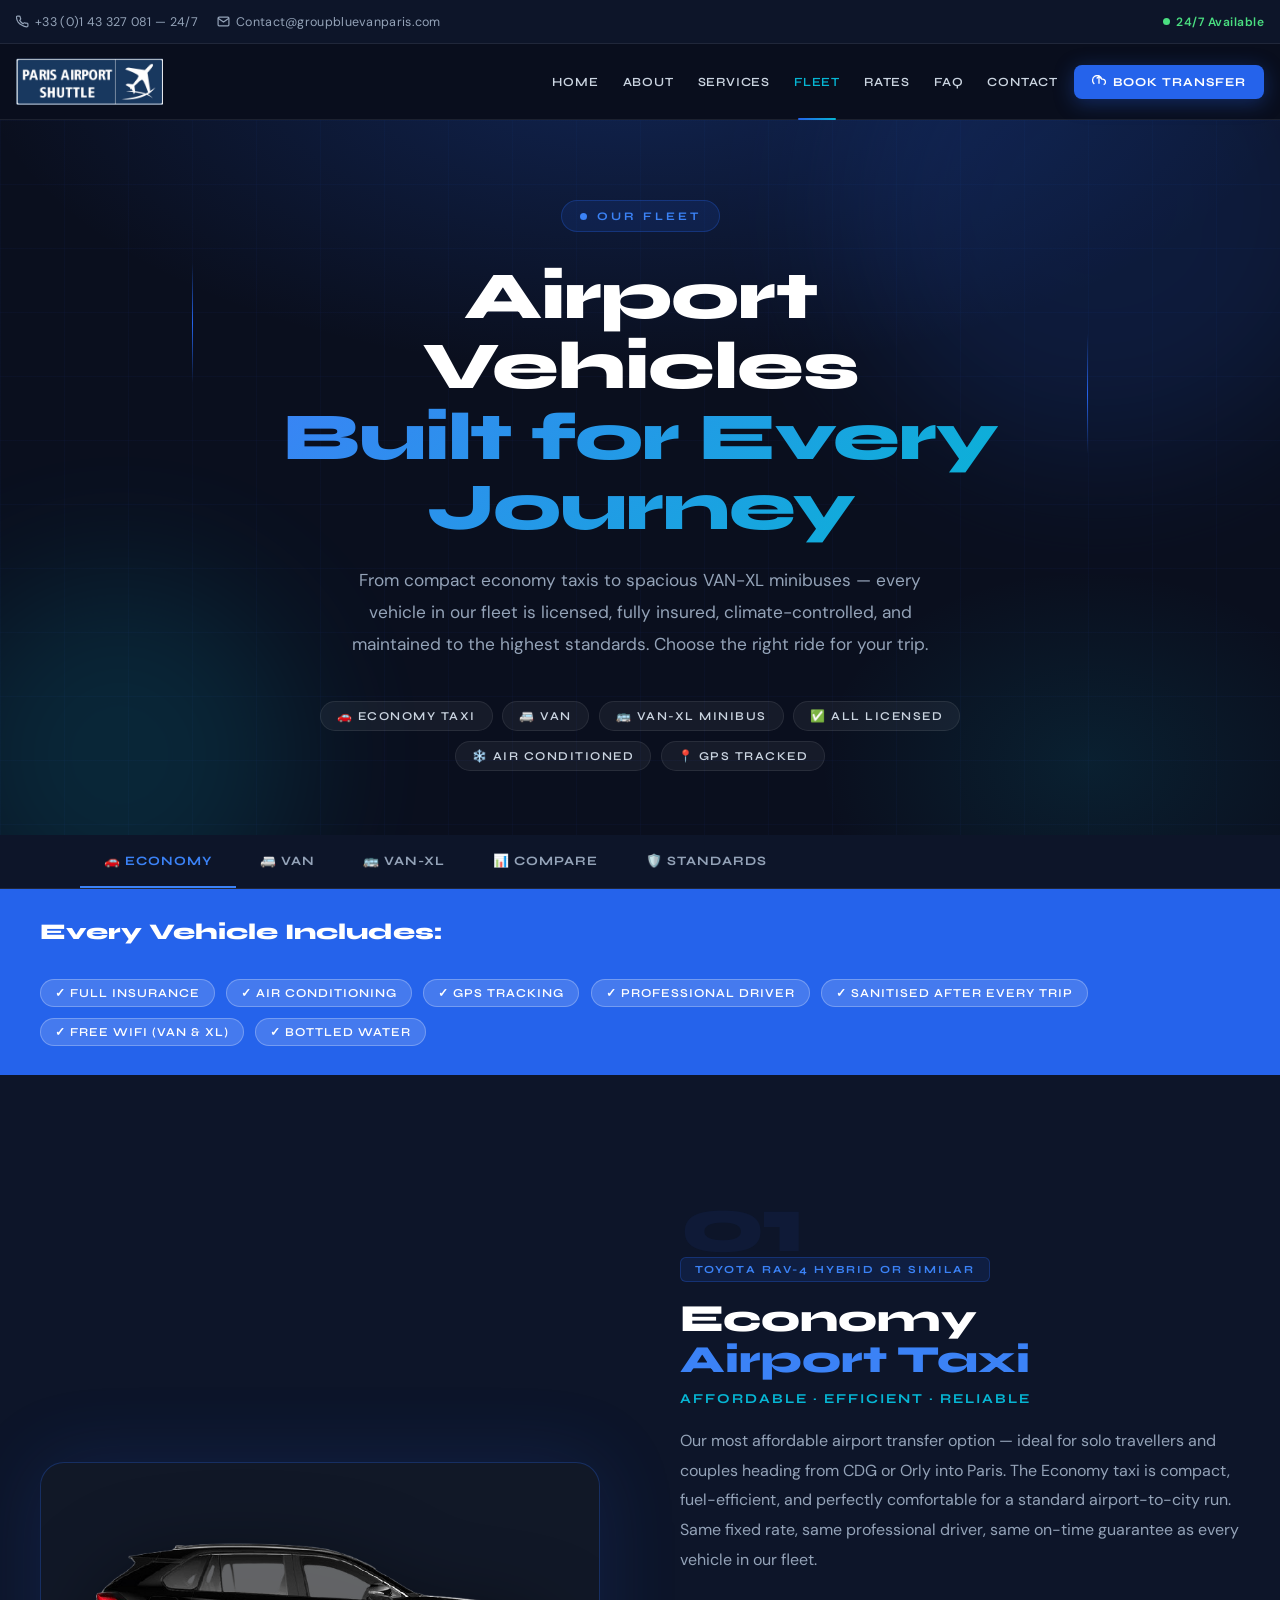
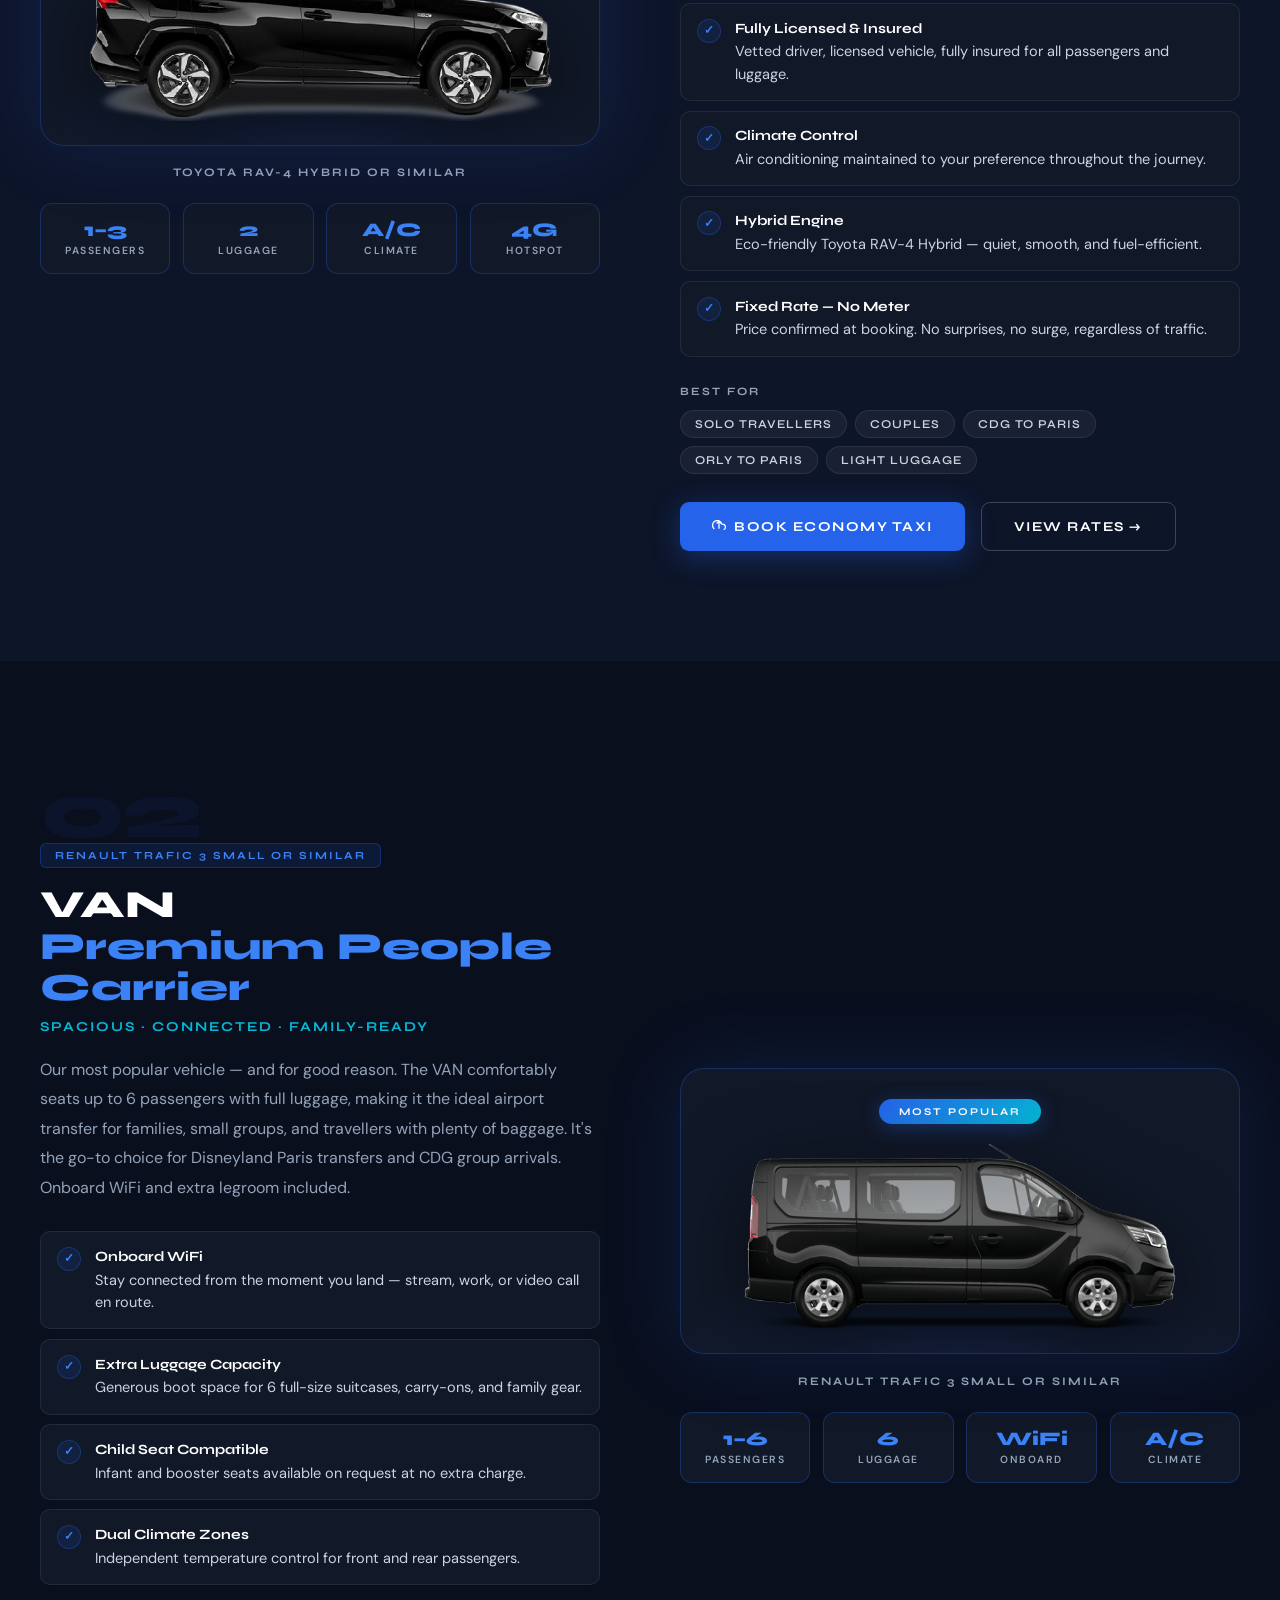
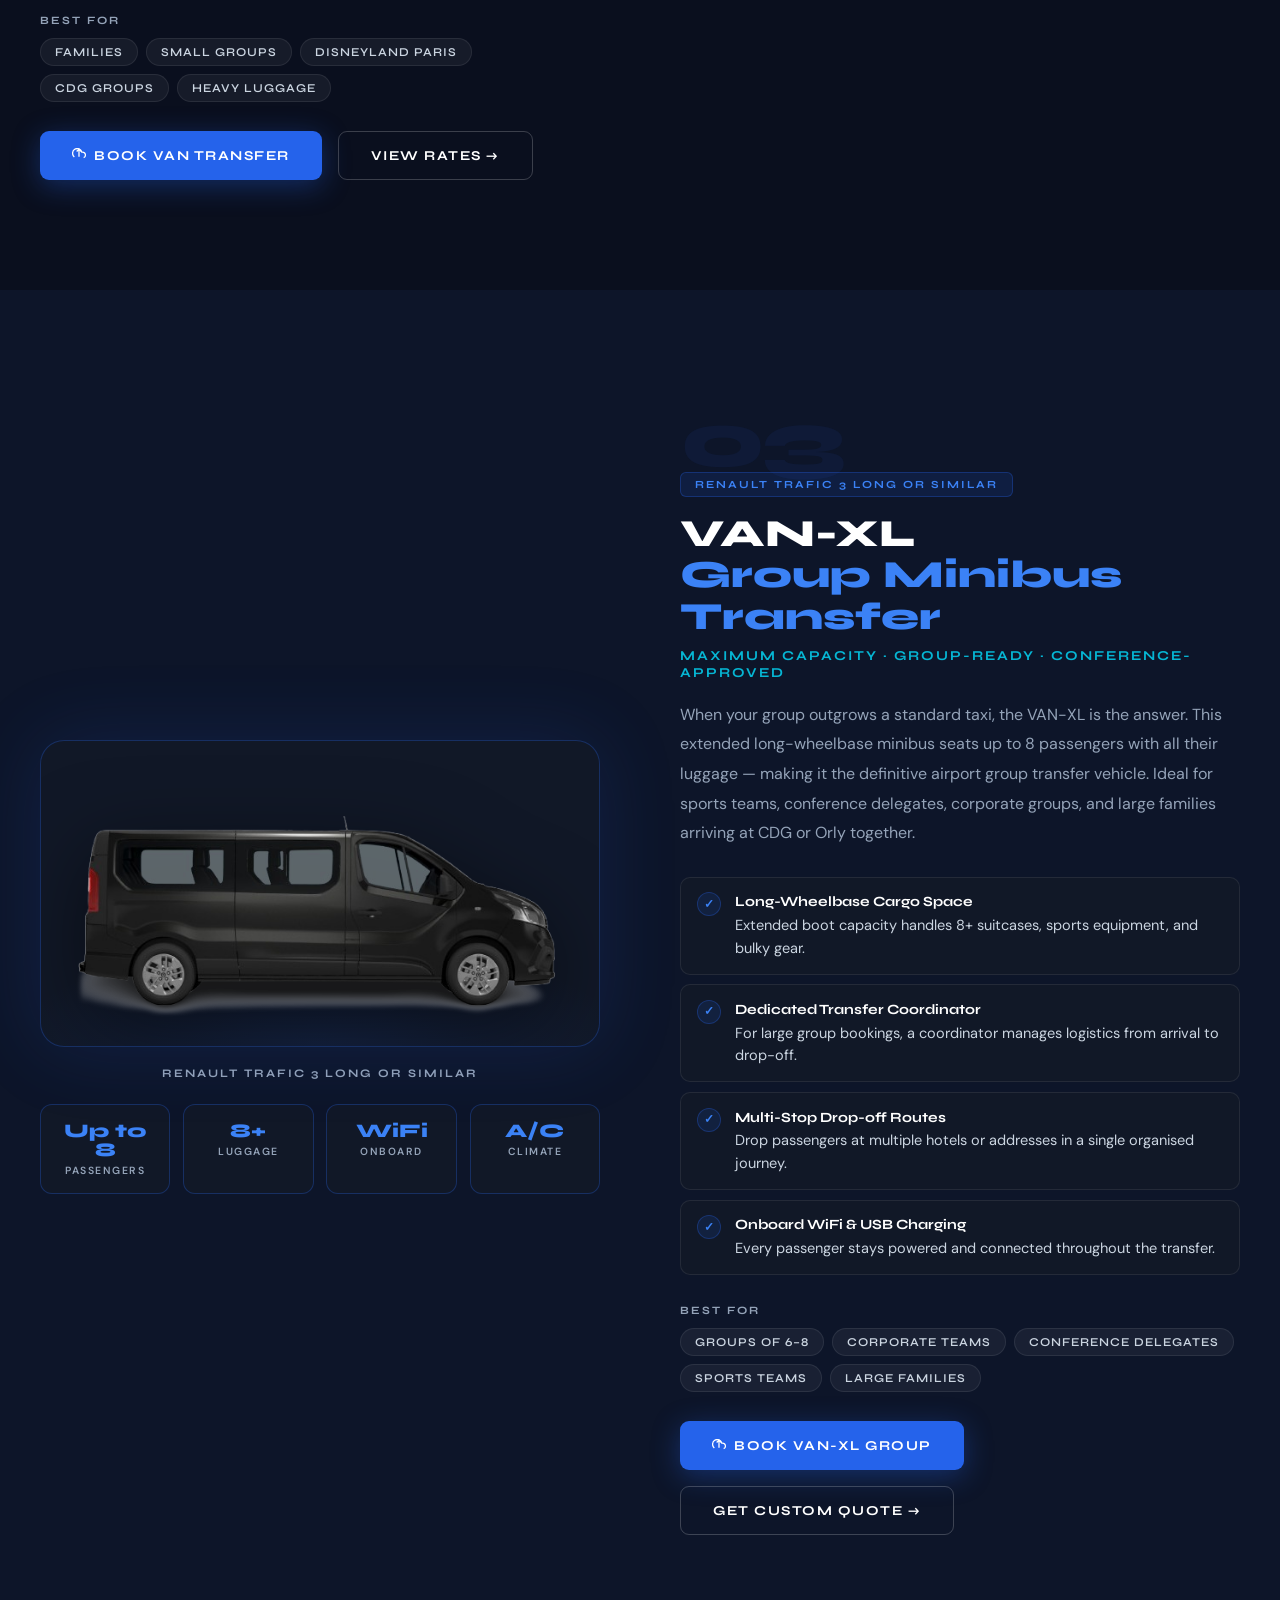
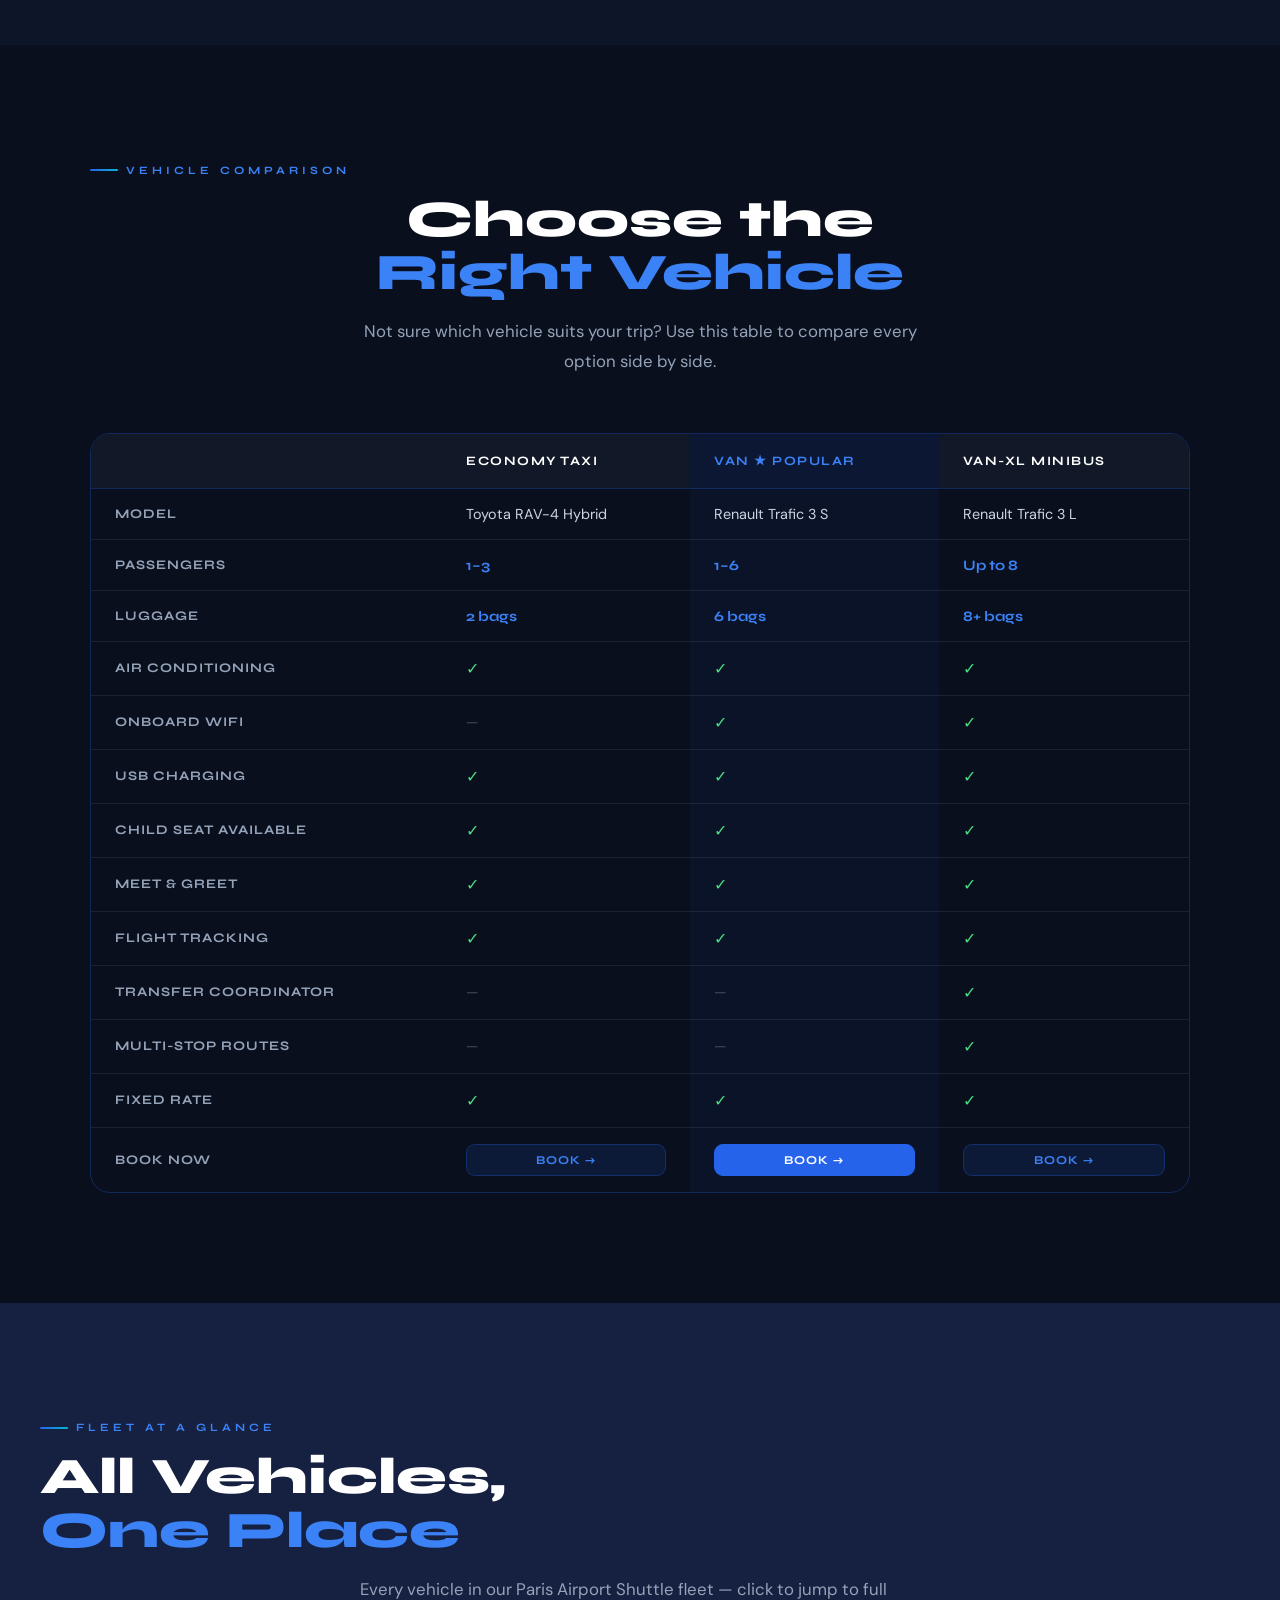
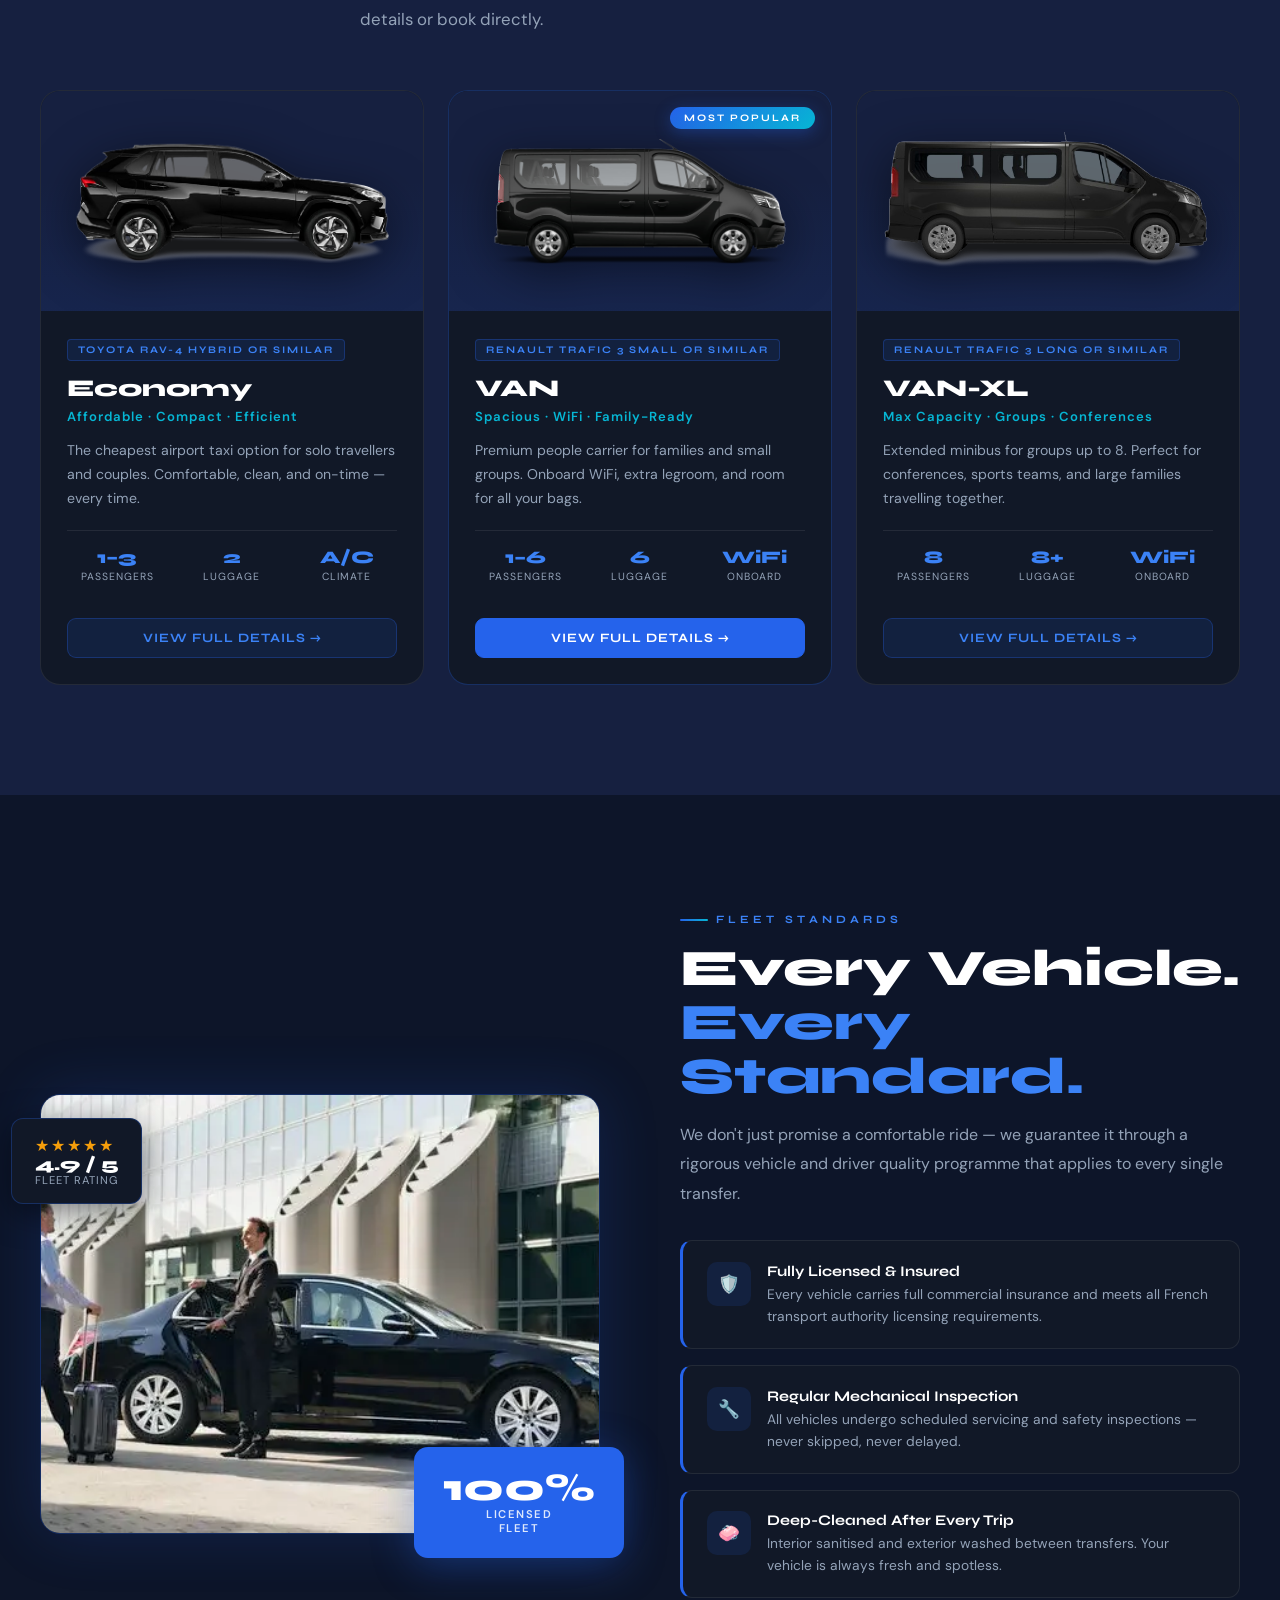
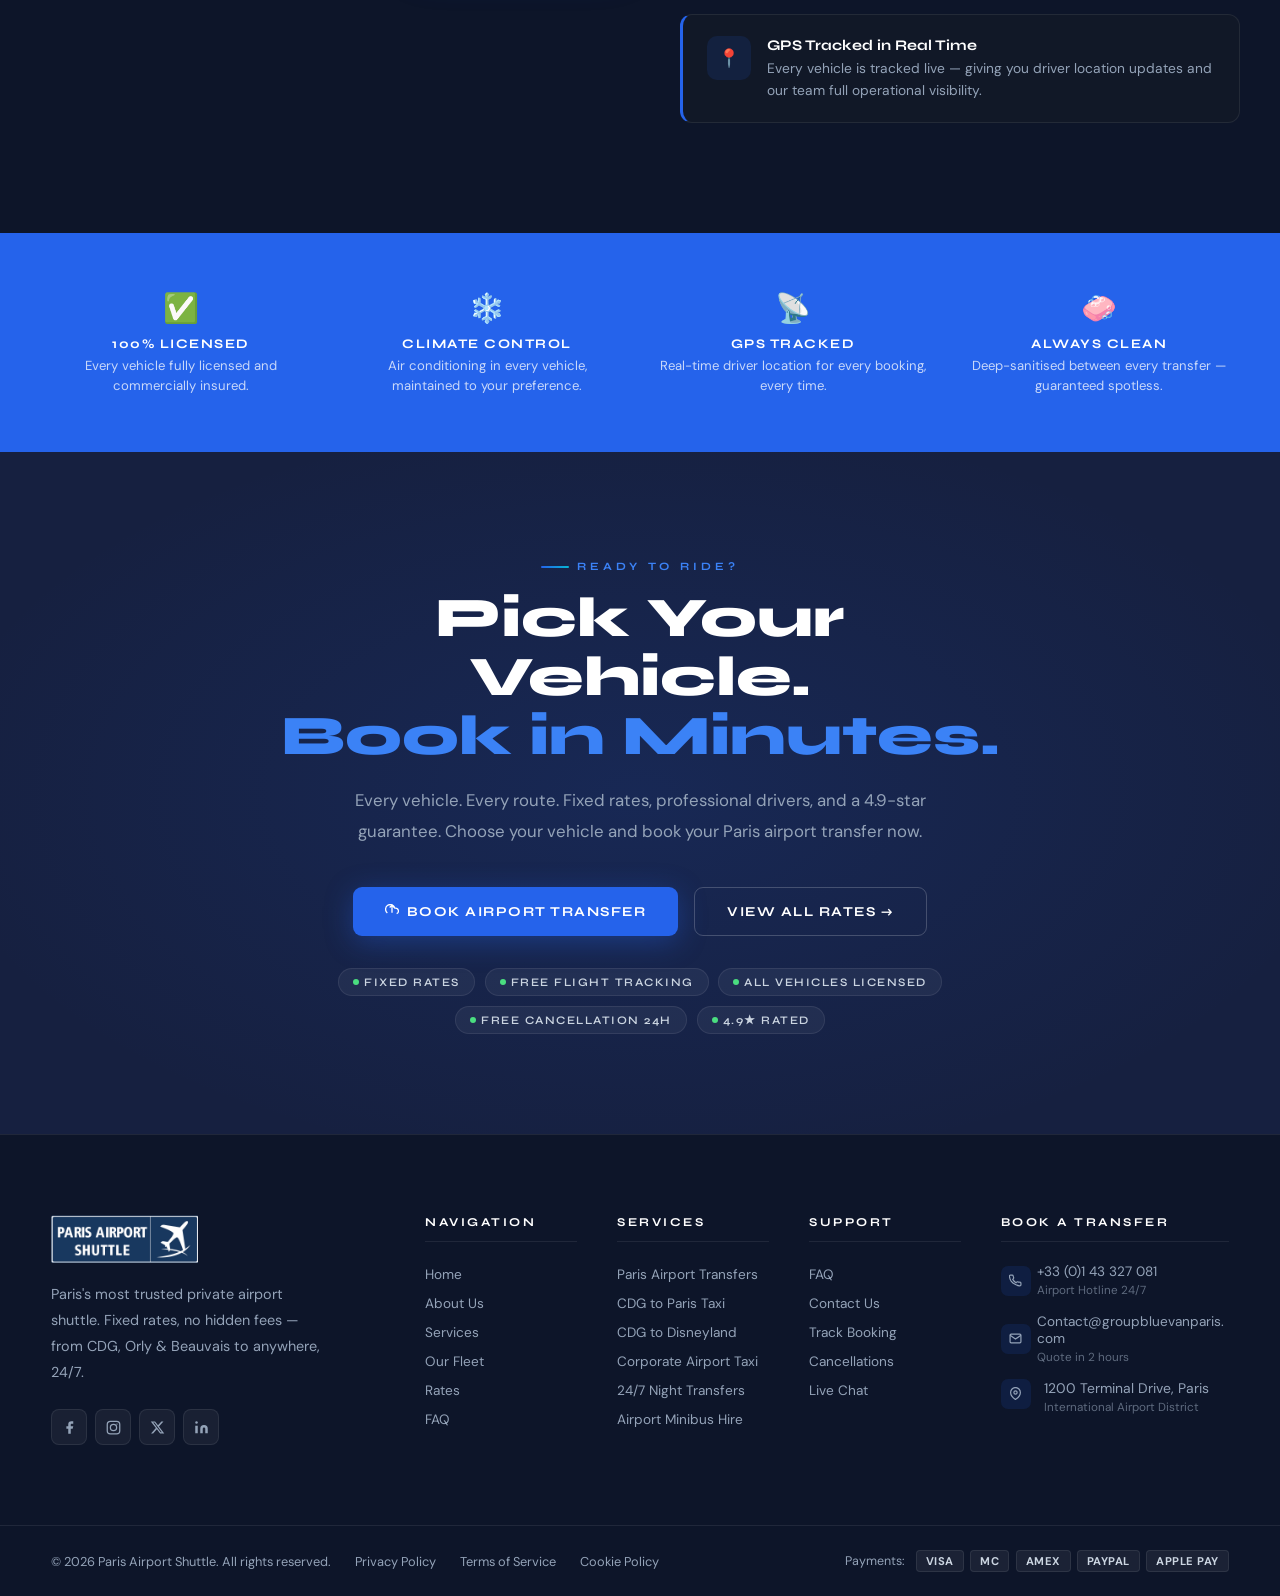
<file: fleet.html>
<!DOCTYPE html>
<html lang="en">
<head>
    <meta charset="UTF-8"/>
    <meta name="viewport" content="width=device-width, initial-scale=1.0"/>
    <title>Our Fleet | Airport Cars, VAN &amp; Minibus Paris | Paris Airport Shuttle</title>
    <meta name="description" content="Browse the Paris Airport Shuttle fleet — Economy taxis, premium VANs, VAN-XL minibuses. All vehicles licensed, insured and maintained. Fixed rates from CDG, Orly and Beauvais."/>
    <meta name="keywords" content="airport cars paris, airport minibus hire paris, paris airport transfer vehicle, cdg taxi car, private transfer vehicle paris, van hire paris airport, economy taxi paris, executive airport car paris, group minibus paris airport"/>
    <meta name="author" content="Paris Airport Shuttle"/>
    <meta name="robots" content="index, follow"/>
    <link rel="canonical" href="https://parisairportshuttle.fr/fleet.html"/>
    <link rel="icon" href="img/fav.ico" type="image/x-icon"/>
    <link rel="preconnect" href="https://fonts.googleapis.com"/>
    <link rel="preconnect" href="https://fonts.gstatic.com" crossorigin/>
    <link href="https://fonts.googleapis.com/css2?family=Syne:wght@400;600;700;800&family=DM+Sans:wght@300;400;500;600&display=swap" rel="stylesheet"/>
    <link rel="stylesheet" href="css/styles.css"/>
    <link rel="stylesheet" href="css/about.css">
   
</head>
<body>

    <nav id="mainNav" class="main-nav"></nav>

    <!-- ════════════════════════════ HERO ════════════════════════════ -->
    <section class="page-hero">
        <div class="ph-bg">
            <div class="ph-orb ph-orb-1"></div>
            <div class="ph-orb ph-orb-2"></div>
        </div>
        <div class="ph-grid"></div>
        <div class="ph-content">
            <div class="ph-eyebrow"><span class="ph-dot"></span>Our Fleet</div>
            <h1>Airport Vehicles<br/><em>Built for Every Journey</em></h1>
            <p class="ph-desc">
                From compact economy taxis to spacious VAN-XL minibuses — every vehicle in our fleet is licensed, fully insured, climate-controlled, and maintained to the highest standards. Choose the right ride for your trip.
            </p>
            <div class="ph-pills">
                <span class="ph-pill">🚗 Economy Taxi</span>
                <span class="ph-pill">🚐 VAN</span>
                <span class="ph-pill">🚌 VAN-XL Minibus</span>
                <span class="ph-pill">✅ All Licensed</span>
                <span class="ph-pill">❄️ Air Conditioned</span>
                <span class="ph-pill">📍 GPS Tracked</span>
            </div>
        </div>
    </section>

    <!-- ════════════════════════ FLEET NAV ════════════════════════ -->
    <nav class="fleet-nav" aria-label="Vehicle sections">
        <div class="fleet-nav-inner">
            <a class="fnav-link active" href="#economy">🚗 Economy</a>
            <a class="fnav-link" href="#van">🚐 VAN</a>
            <a class="fnav-link" href="#van-xl">🚌 VAN-XL</a>
            <a class="fnav-link" href="#compare">📊 Compare</a>
            <a class="fnav-link" href="#standards">🛡️ Standards</a>
        </div>
    </nav>

    <!-- ════════════════════ FLEET STANDARDS STRIP ════════════════════ -->
    <div class="fleet-standards">
        <div class="fs-inner">
            <div class="fs-title">Every Vehicle Includes:</div>
            <div class="fs-items">
                <span class="fs-item">✓ Full Insurance</span>
                <span class="fs-item">✓ Air Conditioning</span>
                <span class="fs-item">✓ GPS Tracking</span>
                <span class="fs-item">✓ Professional Driver</span>
                <span class="fs-item">✓ Sanitised After Every Trip</span>
                <span class="fs-item">✓ Free WiFi (VAN &amp; XL)</span>
                <span class="fs-item">✓ Bottled Water</span>
            </div>
        </div>
    </div>

    <!-- ════════════════════════ ECONOMY ════════════════════════ -->
    <section class="vehicle-section" id="economy">
        <div class="vs-inner">
            <div class="vs-layout">

                <!-- Showcase -->
                <div class="vs-showcase reveal-left">
                    <div class="vs-img-stage">
                        <img src="img/economic.png" alt="Economy airport taxi Paris CDG" onerror="this.src='https://images.unsplash.com/photo-1502877338535-766e1452684a?w=700&q=80'"/>
                    </div>
                    <div class="vs-img-label">Toyota RAV-4 Hybrid or similar</div>
                    <div class="vs-specs-row">
                        <div class="vs-spec">
                            <div class="vs-spec-val">1–3</div>
                            <div class="vs-spec-key">Passengers</div>
                        </div>
                        <div class="vs-spec">
                            <div class="vs-spec-val">2</div>
                            <div class="vs-spec-key">Luggage</div>
                        </div>
                        <div class="vs-spec">
                            <div class="vs-spec-val">A/C</div>
                            <div class="vs-spec-key">Climate</div>
                        </div>
                        <div class="vs-spec">
                            <div class="vs-spec-val">4G</div>
                            <div class="vs-spec-key">Hotspot</div>
                        </div>
                    </div>
                </div>

                <!-- Info -->
                <div class="vs-body reveal-right">
                    <div class="vs-number">01</div>
                    <div class="vs-model-tag">Toyota RAV-4 Hybrid or similar</div>
                    <h2>Economy<br/><span>Airport Taxi</span></h2>
                    <div class="vs-tagline">Affordable · Efficient · Reliable</div>
                    <p class="vs-desc">
                        Our most affordable airport transfer option — ideal for solo travellers and couples heading from CDG or Orly into Paris. The Economy taxi is compact, fuel-efficient, and perfectly comfortable for a standard airport-to-city run. Same fixed rate, same professional driver, same on-time guarantee as every vehicle in our fleet.
                    </p>
                    <div class="vs-features">
                        <div class="vs-feat">
                            <div class="vs-feat-icon">✓</div>
                            <div class="vs-feat-text">
                                <strong>Fully Licensed &amp; Insured</strong>
                                Vetted driver, licensed vehicle, fully insured for all passengers and luggage.
                            </div>
                        </div>
                        <div class="vs-feat">
                            <div class="vs-feat-icon">✓</div>
                            <div class="vs-feat-text">
                                <strong>Climate Control</strong>
                                Air conditioning maintained to your preference throughout the journey.
                            </div>
                        </div>
                        <div class="vs-feat">
                            <div class="vs-feat-icon">✓</div>
                            <div class="vs-feat-text">
                                <strong>Hybrid Engine</strong>
                                Eco-friendly Toyota RAV-4 Hybrid — quiet, smooth, and fuel-efficient.
                            </div>
                        </div>
                        <div class="vs-feat">
                            <div class="vs-feat-icon">✓</div>
                            <div class="vs-feat-text">
                                <strong>Fixed Rate — No Meter</strong>
                                Price confirmed at booking. No surprises, no surge, regardless of traffic.
                            </div>
                        </div>
                    </div>
                    <div class="vs-best-label">Best For</div>
                    <div class="vs-best-tags">
                        <span class="vs-tag">Solo Travellers</span>
                        <span class="vs-tag">Couples</span>
                        <span class="vs-tag">CDG to Paris</span>
                        <span class="vs-tag">Orly to Paris</span>
                        <span class="vs-tag">Light Luggage</span>
                    </div>
                    <div class="vs-action">
                        <a href="contact.html" class="btn-primary">
                            <svg width="14" height="14" viewBox="0 0 24 24" fill="none" stroke="currentColor" stroke-width="2.2"><path d="M8 6l4-4 4 4M12 2v13"/><path d="M20 16.58A5 5 0 0018 7h-1.26A8 8 0 104 15.25"/></svg>
                            Book Economy Taxi
                        </a>
                        <a href="rates.html" class="btn-outline">View Rates →</a>
                    </div>
                </div>

            </div>
        </div>
    </section>

    <!-- ════════════════════════ VAN ════════════════════════ -->
    <section class="vehicle-section" id="van">
        <div class="vs-inner">
            <div class="vs-layout flip">

                <!-- Showcase -->
                <div class="vs-showcase reveal-right">
                    <div class="vs-img-stage" style="position:relative;">
                        <div class="vs-popular">Most Popular</div>
                        <img src="img/standard.png" alt="VAN airport transfer Paris" onerror="this.src='https://images.unsplash.com/photo-1503376780353-7e6692767b70?w=700&q=80'"/>
                    </div>
                    <div class="vs-img-label">Renault Trafic 3 Small or similar</div>
                    <div class="vs-specs-row">
                        <div class="vs-spec">
                            <div class="vs-spec-val">1–6</div>
                            <div class="vs-spec-key">Passengers</div>
                        </div>
                        <div class="vs-spec">
                            <div class="vs-spec-val">6</div>
                            <div class="vs-spec-key">Luggage</div>
                        </div>
                        <div class="vs-spec">
                            <div class="vs-spec-val">WiFi</div>
                            <div class="vs-spec-key">Onboard</div>
                        </div>
                        <div class="vs-spec">
                            <div class="vs-spec-val">A/C</div>
                            <div class="vs-spec-key">Climate</div>
                        </div>
                    </div>
                </div>

                <!-- Info -->
                <div class="vs-body reveal-left">
                    <div class="vs-number">02</div>
                    <div class="vs-model-tag">Renault Trafic 3 Small or similar</div>
                    <h2>VAN<br/><span>Premium People Carrier</span></h2>
                    <div class="vs-tagline">Spacious · Connected · Family-Ready</div>
                    <p class="vs-desc">
                        Our most popular vehicle — and for good reason. The VAN comfortably seats up to 6 passengers with full luggage, making it the ideal airport transfer for families, small groups, and travellers with plenty of baggage. It's the go-to choice for Disneyland Paris transfers and CDG group arrivals. Onboard WiFi and extra legroom included.
                    </p>
                    <div class="vs-features">
                        <div class="vs-feat">
                            <div class="vs-feat-icon">✓</div>
                            <div class="vs-feat-text">
                                <strong>Onboard WiFi</strong>
                                Stay connected from the moment you land — stream, work, or video call en route.
                            </div>
                        </div>
                        <div class="vs-feat">
                            <div class="vs-feat-icon">✓</div>
                            <div class="vs-feat-text">
                                <strong>Extra Luggage Capacity</strong>
                                Generous boot space for 6 full-size suitcases, carry-ons, and family gear.
                            </div>
                        </div>
                        <div class="vs-feat">
                            <div class="vs-feat-icon">✓</div>
                            <div class="vs-feat-text">
                                <strong>Child Seat Compatible</strong>
                                Infant and booster seats available on request at no extra charge.
                            </div>
                        </div>
                        <div class="vs-feat">
                            <div class="vs-feat-icon">✓</div>
                            <div class="vs-feat-text">
                                <strong>Dual Climate Zones</strong>
                                Independent temperature control for front and rear passengers.
                            </div>
                        </div>
                    </div>
                    <div class="vs-best-label">Best For</div>
                    <div class="vs-best-tags">
                        <span class="vs-tag">Families</span>
                        <span class="vs-tag">Small Groups</span>
                        <span class="vs-tag">Disneyland Paris</span>
                        <span class="vs-tag">CDG Groups</span>
                        <span class="vs-tag">Heavy Luggage</span>
                    </div>
                    <div class="vs-action">
                        <a href="contact.html" class="btn-primary">
                            <svg width="14" height="14" viewBox="0 0 24 24" fill="none" stroke="currentColor" stroke-width="2.2"><path d="M8 6l4-4 4 4M12 2v13"/><path d="M20 16.58A5 5 0 0018 7h-1.26A8 8 0 104 15.25"/></svg>
                            Book VAN Transfer
                        </a>
                        <a href="rates.html" class="btn-outline">View Rates →</a>
                    </div>
                </div>

            </div>
        </div>
    </section>

    <!-- ════════════════════════ VAN-XL ════════════════════════ -->
    <section class="vehicle-section" id="van-xl">
        <div class="vs-inner">
            <div class="vs-layout">

                <!-- Showcase -->
                <div class="vs-showcase reveal-left">
                    <div class="vs-img-stage">
                        <img src="img/standard XL.png" alt="VAN-XL minibus hire Paris airport" onerror="this.src='https://images.unsplash.com/photo-1558981403-c5f9899a28bc?w=700&q=80'"/>
                    </div>
                    <div class="vs-img-label">Renault Trafic 3 Long or similar</div>
                    <div class="vs-specs-row">
                        <div class="vs-spec">
                            <div class="vs-spec-val">Up to 8</div>
                            <div class="vs-spec-key">Passengers</div>
                        </div>
                        <div class="vs-spec">
                            <div class="vs-spec-val">8+</div>
                            <div class="vs-spec-key">Luggage</div>
                        </div>
                        <div class="vs-spec">
                            <div class="vs-spec-val">WiFi</div>
                            <div class="vs-spec-key">Onboard</div>
                        </div>
                        <div class="vs-spec">
                            <div class="vs-spec-val">A/C</div>
                            <div class="vs-spec-key">Climate</div>
                        </div>
                    </div>
                </div>

                <!-- Info -->
                <div class="vs-body reveal-right">
                    <div class="vs-number">03</div>
                    <div class="vs-model-tag">Renault Trafic 3 Long or similar</div>
                    <h2>VAN-XL<br/><span>Group Minibus Transfer</span></h2>
                    <div class="vs-tagline">Maximum Capacity · Group-Ready · Conference-Approved</div>
                    <p class="vs-desc">
                        When your group outgrows a standard taxi, the VAN-XL is the answer. This extended long-wheelbase minibus seats up to 8 passengers with all their luggage — making it the definitive airport group transfer vehicle. Ideal for sports teams, conference delegates, corporate groups, and large families arriving at CDG or Orly together.
                    </p>
                    <div class="vs-features">
                        <div class="vs-feat">
                            <div class="vs-feat-icon">✓</div>
                            <div class="vs-feat-text">
                                <strong>Long-Wheelbase Cargo Space</strong>
                                Extended boot capacity handles 8+ suitcases, sports equipment, and bulky gear.
                            </div>
                        </div>
                        <div class="vs-feat">
                            <div class="vs-feat-icon">✓</div>
                            <div class="vs-feat-text">
                                <strong>Dedicated Transfer Coordinator</strong>
                                For large group bookings, a coordinator manages logistics from arrival to drop-off.
                            </div>
                        </div>
                        <div class="vs-feat">
                            <div class="vs-feat-icon">✓</div>
                            <div class="vs-feat-text">
                                <strong>Multi-Stop Drop-off Routes</strong>
                                Drop passengers at multiple hotels or addresses in a single organised journey.
                            </div>
                        </div>
                        <div class="vs-feat">
                            <div class="vs-feat-icon">✓</div>
                            <div class="vs-feat-text">
                                <strong>Onboard WiFi &amp; USB Charging</strong>
                                Every passenger stays powered and connected throughout the transfer.
                            </div>
                        </div>
                    </div>
                    <div class="vs-best-label">Best For</div>
                    <div class="vs-best-tags">
                        <span class="vs-tag">Groups of 6–8</span>
                        <span class="vs-tag">Corporate Teams</span>
                        <span class="vs-tag">Conference Delegates</span>
                        <span class="vs-tag">Sports Teams</span>
                        <span class="vs-tag">Large Families</span>
                    </div>
                    <div class="vs-action">
                        <a href="contact.html" class="btn-primary">
                            <svg width="14" height="14" viewBox="0 0 24 24" fill="none" stroke="currentColor" stroke-width="2.2"><path d="M8 6l4-4 4 4M12 2v13"/><path d="M20 16.58A5 5 0 0018 7h-1.26A8 8 0 104 15.25"/></svg>
                            Book VAN-XL Group
                        </a>
                        <a href="contact.html" class="btn-outline">Get Custom Quote →</a>
                    </div>
                </div>

            </div>
        </div>
    </section>

    <!-- ════════════════════ COMPARISON TABLE ════════════════════ -->
    <section class="compare-section" id="compare">
        <div class="cmp-inner">
            <div class="section-tag reveal" style="justify-content:center;">Vehicle Comparison</div>
            <h2 class="section-title reveal d1" style="text-align:center;">Choose the<br/><span style="color:var(--blue-light);">Right Vehicle</span></h2>
            <p class="section-sub reveal d2" style="text-align:center;max-width:560px;margin:0 auto;">Not sure which vehicle suits your trip? Use this table to compare every option side by side.</p>

            <div class="cmp-table-wrap reveal d2">
                <table class="cmp-table">
                    <thead>
                        <tr>
                            <th></th>
                            <th>Economy Taxi</th>
                            <th class="featured-col">VAN ★ Popular</th>
                            <th>VAN-XL Minibus</th>
                        </tr>
                    </thead>
                    <tbody>
                        <tr>
                            <td>Model</td>
                            <td>Toyota RAV-4 Hybrid</td>
                            <td class="featured-col">Renault Trafic 3 S</td>
                            <td>Renault Trafic 3 L</td>
                        </tr>
                        <tr>
                            <td>Passengers</td>
                            <td><span class="cmp-val">1–3</span></td>
                            <td class="featured-col"><span class="cmp-val">1–6</span></td>
                            <td><span class="cmp-val">Up to 8</span></td>
                        </tr>
                        <tr>
                            <td>Luggage</td>
                            <td><span class="cmp-val">2 bags</span></td>
                            <td class="featured-col"><span class="cmp-val">6 bags</span></td>
                            <td><span class="cmp-val">8+ bags</span></td>
                        </tr>
                        <tr>
                            <td>Air Conditioning</td>
                            <td><span class="cmp-check">✓</span></td>
                            <td class="featured-col"><span class="cmp-check">✓</span></td>
                            <td><span class="cmp-check">✓</span></td>
                        </tr>
                        <tr>
                            <td>Onboard WiFi</td>
                            <td><span class="cmp-cross">—</span></td>
                            <td class="featured-col"><span class="cmp-check">✓</span></td>
                            <td><span class="cmp-check">✓</span></td>
                        </tr>
                        <tr>
                            <td>USB Charging</td>
                            <td><span class="cmp-check">✓</span></td>
                            <td class="featured-col"><span class="cmp-check">✓</span></td>
                            <td><span class="cmp-check">✓</span></td>
                        </tr>
                        <tr>
                            <td>Child Seat Available</td>
                            <td><span class="cmp-check">✓</span></td>
                            <td class="featured-col"><span class="cmp-check">✓</span></td>
                            <td><span class="cmp-check">✓</span></td>
                        </tr>
                        <tr>
                            <td>Meet &amp; Greet</td>
                            <td><span class="cmp-check">✓</span></td>
                            <td class="featured-col"><span class="cmp-check">✓</span></td>
                            <td><span class="cmp-check">✓</span></td>
                        </tr>
                        <tr>
                            <td>Flight Tracking</td>
                            <td><span class="cmp-check">✓</span></td>
                            <td class="featured-col"><span class="cmp-check">✓</span></td>
                            <td><span class="cmp-check">✓</span></td>
                        </tr>
                        <tr>
                            <td>Transfer Coordinator</td>
                            <td><span class="cmp-cross">—</span></td>
                            <td class="featured-col"><span class="cmp-cross">—</span></td>
                            <td><span class="cmp-check">✓</span></td>
                        </tr>
                        <tr>
                            <td>Multi-Stop Routes</td>
                            <td><span class="cmp-cross">—</span></td>
                            <td class="featured-col"><span class="cmp-cross">—</span></td>
                            <td><span class="cmp-check">✓</span></td>
                        </tr>
                        <tr>
                            <td>Fixed Rate</td>
                            <td><span class="cmp-check">✓</span></td>
                            <td class="featured-col"><span class="cmp-check">✓</span></td>
                            <td><span class="cmp-check">✓</span></td>
                        </tr>
                        <tr>
                            <td>Book Now</td>
                            <td><a href="contact.html" class="fo-link" style="font-size:.75rem;padding:8px 12px;">Book →</a></td>
                            <td class="featured-col"><a href="contact.html" class="fo-link" style="font-size:.75rem;padding:8px 12px;background:var(--blue);color:var(--white);border-color:var(--blue);">Book →</a></td>
                            <td><a href="contact.html" class="fo-link" style="font-size:.75rem;padding:8px 12px;">Book →</a></td>
                        </tr>
                    </tbody>
                </table>
            </div>
        </div>
    </section>

    <!-- ════════════════════ FLEET OVERVIEW QUICK GRID ════════════════════ -->
    <section class="fleet-overview">
        <div class="fo-inner">
            <div class="section-tag reveal">Fleet at a Glance</div>
            <h2 class="section-title reveal d1">All Vehicles,<br/><span style="color:var(--blue-light);">One Place</span></h2>
            <p class="section-sub reveal d2">Every vehicle in our Paris Airport Shuttle fleet — click to jump to full details or book directly.</p>

            <div class="fo-grid">
                <!-- Economy -->
                <div class="fo-card reveal d1">
                    <div class="fo-img">
                        <img src="img/economic.png" alt="Economy airport taxi Paris" onerror="this.src='https://images.unsplash.com/photo-1502877338535-766e1452684a?w=600&q=80'"/>
                    </div>
                    <div class="fo-body">
                        <div class="fo-model">Toyota RAV-4 Hybrid or similar</div>
                        <h3>Economy</h3>
                        <div class="fo-tagline">Affordable · Compact · Efficient</div>
                        <p>The cheapest airport taxi option for solo travellers and couples. Comfortable, clean, and on-time — every time.</p>
                        <div class="fo-specs">
                            <div class="fo-spec"><div class="fo-spec-val">1–3</div><div class="fo-spec-key">Passengers</div></div>
                            <div class="fo-spec"><div class="fo-spec-val">2</div><div class="fo-spec-key">Luggage</div></div>
                            <div class="fo-spec"><div class="fo-spec-val">A/C</div><div class="fo-spec-key">Climate</div></div>
                        </div>
                        <a href="#economy" class="fo-link">View Full Details →</a>
                    </div>
                </div>

                <!-- VAN -->
                <div class="fo-card featured reveal d2">
                    <div class="fo-img">
                        <div class="fo-popular">Most Popular</div>
                        <img src="img/standard.png" alt="VAN airport transfer Paris" onerror="this.src='https://images.unsplash.com/photo-1503376780353-7e6692767b70?w=600&q=80'"/>
                    </div>
                    <div class="fo-body">
                        <div class="fo-model">Renault Trafic 3 Small or similar</div>
                        <h3>VAN</h3>
                        <div class="fo-tagline">Spacious · WiFi · Family-Ready</div>
                        <p>Premium people carrier for families and small groups. Onboard WiFi, extra legroom, and room for all your bags.</p>
                        <div class="fo-specs">
                            <div class="fo-spec"><div class="fo-spec-val">1–6</div><div class="fo-spec-key">Passengers</div></div>
                            <div class="fo-spec"><div class="fo-spec-val">6</div><div class="fo-spec-key">Luggage</div></div>
                            <div class="fo-spec"><div class="fo-spec-val">WiFi</div><div class="fo-spec-key">Onboard</div></div>
                        </div>
                        <a href="#van" class="fo-link" style="background:var(--blue);color:var(--white);border-color:var(--blue);">View Full Details →</a>
                    </div>
                </div>

                <!-- VAN-XL -->
                <div class="fo-card reveal d3">
                    <div class="fo-img">
                        <img src="img/standard XL.png" alt="VAN-XL minibus hire Paris airport" onerror="this.src='https://images.unsplash.com/photo-1558981403-c5f9899a28bc?w=600&q=80'"/>
                    </div>
                    <div class="fo-body">
                        <div class="fo-model">Renault Trafic 3 Long or similar</div>
                        <h3>VAN-XL</h3>
                        <div class="fo-tagline">Max Capacity · Groups · Conferences</div>
                        <p>Extended minibus for groups up to 8. Perfect for conferences, sports teams, and large families travelling together.</p>
                        <div class="fo-specs">
                            <div class="fo-spec"><div class="fo-spec-val">8</div><div class="fo-spec-key">Passengers</div></div>
                            <div class="fo-spec"><div class="fo-spec-val">8+</div><div class="fo-spec-key">Luggage</div></div>
                            <div class="fo-spec"><div class="fo-spec-val">WiFi</div><div class="fo-spec-key">Onboard</div></div>
                        </div>
                        <a href="#van-xl" class="fo-link">View Full Details →</a>
                    </div>
                </div>
            </div>
        </div>
    </section>

    <!-- ════════════════════ STANDARDS ════════════════════ -->
    <section class="standards-section" id="standards">
        <div class="std-inner">
            <div class="std-grid">

                <!-- Visual -->
                <div class="std-visual reveal-left">
                    <div class="std-img-wrap">
                        <img src="img/why-us-groupebluevanparis-xYMIrcvh.webp" alt="Paris Airport Shuttle fleet standards" onerror="this.src='https://images.unsplash.com/photo-1449965408869-eaa3f722e40d?w=800&q=80'"/>
                    </div>
                    <div class="std-float-card">
                        <div class="sfc-num">100%</div>
                        <div class="sfc-label">Licensed<br/>Fleet</div>
                    </div>
                    <div class="std-rating-card">
                        <div class="src-stars">★★★★★</div>
                        <div class="src-num">4.9 / 5</div>
                        <div class="src-label">Fleet Rating</div>
                    </div>
                </div>

                <!-- Standards list -->
                <div class="reveal-right">
                    <div class="section-tag">Fleet Standards</div>
                    <h2 class="section-title">Every Vehicle.<br/><span style="color:var(--blue-light);">Every Standard.</span></h2>
                    <p style="font-size:1rem;color:var(--grey);line-height:1.85;margin-bottom:2rem;">
                        We don't just promise a comfortable ride — we guarantee it through a rigorous vehicle and driver quality programme that applies to every single transfer.
                    </p>
                    <div class="std-cards">
                        <div class="std-card reveal d1">
                            <div class="std-card-icon">🛡️</div>
                            <div>
                                <h5>Fully Licensed &amp; Insured</h5>
                                <p>Every vehicle carries full commercial insurance and meets all French transport authority licensing requirements.</p>
                            </div>
                        </div>
                        <div class="std-card reveal d2">
                            <div class="std-card-icon">🔧</div>
                            <div>
                                <h5>Regular Mechanical Inspection</h5>
                                <p>All vehicles undergo scheduled servicing and safety inspections — never skipped, never delayed.</p>
                            </div>
                        </div>
                        <div class="std-card reveal d3">
                            <div class="std-card-icon">🧼</div>
                            <div>
                                <h5>Deep-Cleaned After Every Trip</h5>
                                <p>Interior sanitised and exterior washed between transfers. Your vehicle is always fresh and spotless.</p>
                            </div>
                        </div>
                        <div class="std-card reveal d4">
                            <div class="std-card-icon">📍</div>
                            <div>
                                <h5>GPS Tracked in Real Time</h5>
                                <p>Every vehicle is tracked live — giving you driver location updates and our team full operational visibility.</p>
                            </div>
                        </div>
                    </div>
                </div>

            </div>
        </div>
    </section>

    <!-- ════════════════════ WHY STRIP ════════════════════ -->
    <div class="why-strip">
        <div class="ws-inner">
            <div class="ws-item reveal d1">
                <div class="ws-icon">✅</div>
                <div class="ws-label">100% Licensed</div>
                <div class="ws-text">Every vehicle fully licensed and commercially insured.</div>
            </div>
            <div class="ws-item reveal d2">
                <div class="ws-icon">❄️</div>
                <div class="ws-label">Climate Control</div>
                <div class="ws-text">Air conditioning in every vehicle, maintained to your preference.</div>
            </div>
            <div class="ws-item reveal d3">
                <div class="ws-icon">📡</div>
                <div class="ws-label">GPS Tracked</div>
                <div class="ws-text">Real-time driver location for every booking, every time.</div>
            </div>
            <div class="ws-item reveal d4">
                <div class="ws-icon">🧼</div>
                <div class="ws-label">Always Clean</div>
                <div class="ws-text">Deep-sanitised between every transfer — guaranteed spotless.</div>
            </div>
        </div>
    </div>

    <!-- ════════════════════ CTA ════════════════════ -->
    <section class="fleet-cta">
        <div class="cta-inner">
            <div class="section-tag reveal" style="justify-content:center;">Ready to Ride?</div>
            <h2 class="reveal d1">Pick Your Vehicle.<br/><span>Book in Minutes.</span></h2>
            <p class="reveal d2">
                Every vehicle. Every route. Fixed rates, professional drivers, and a 4.9-star guarantee. Choose your vehicle and book your Paris airport transfer now.
            </p>
            <div class="cta-btns reveal d3">
                <a href="contact.html" class="btn-primary">
                    <svg width="14" height="14" viewBox="0 0 24 24" fill="none" stroke="currentColor" stroke-width="2.2"><path d="M8 6l4-4 4 4M12 2v13"/><path d="M20 16.58A5 5 0 0018 7h-1.26A8 8 0 104 15.25"/></svg>
                    Book Airport Transfer
                </a>
                <a href="rates.html" class="btn-outline">View All Rates →</a>
            </div>
            <div class="cta-chips reveal d4">
                <span class="cta-chip"><span class="chip-dot"></span>Fixed Rates</span>
                <span class="cta-chip"><span class="chip-dot"></span>Free Flight Tracking</span>
                <span class="cta-chip"><span class="chip-dot"></span>All Vehicles Licensed</span>
                <span class="cta-chip"><span class="chip-dot"></span>Free Cancellation 24h</span>
                <span class="cta-chip"><span class="chip-dot"></span>4.9★ Rated</span>
            </div>
        </div>
    </section>

    <div id="footer"></div>
    <button class="scroll-top" id="scrollTop" aria-label="Back to top" type="button">↑</button>

    <script>
        Promise.all([
            fetch('navbar.html').then(r=>r.text()).then(d=>{document.getElementById('mainNav').outerHTML=d;}),
            fetch('footer.html').then(r=>r.text()).then(d=>{document.getElementById('footer').innerHTML=d;})
        ]).then(()=>{ if(window.initializeSiteChrome) window.initializeSiteChrome(); })
          .catch(()=>{ if(window.initializeSiteChrome) window.initializeSiteChrome(); });
    </script>
    <script>
    (function(){
        function kill(){
            document.querySelectorAll('.goog-te-banner-frame,iframe.goog-te-banner-frame').forEach(el=>el.style.display='none');
            document.body.style.top='0';document.body.style.position='';
            document.documentElement.style.marginTop='0';
        }
        var obs=new MutationObserver(kill);
        function start(){kill();obs.observe(document.documentElement,{childList:true,subtree:true});var t=0,iv=setInterval(function(){kill();if(++t>20)clearInterval(iv);},300);}
        document.readyState==='loading'?document.addEventListener('DOMContentLoaded',start):start();
    })();
    </script>
    <script>
    (function(){
        const links=document.querySelectorAll('.fnav-link[href^="#"]');
        const sections=Array.from(links).map(l=>document.querySelector(l.getAttribute('href'))).filter(Boolean);
        function setActive(){
            const mid=window.scrollY+window.innerHeight*.35;
            let cur=sections[0];
            sections.forEach(s=>{if(s.offsetTop<=mid)cur=s;});
            links.forEach(l=>l.classList.toggle('active',l.getAttribute('href')==='#'+cur.id));
        }
        window.addEventListener('scroll',setActive,{passive:true});
        links.forEach(l=>l.addEventListener('click',function(e){
            e.preventDefault();
            const t=document.querySelector(l.getAttribute('href'));
            if(t)t.scrollIntoView({behavior:'smooth'});
        }));
        setActive();
    })();
    </script>
    <script src="js/script.js"></script>
</body>
</html>
</file>
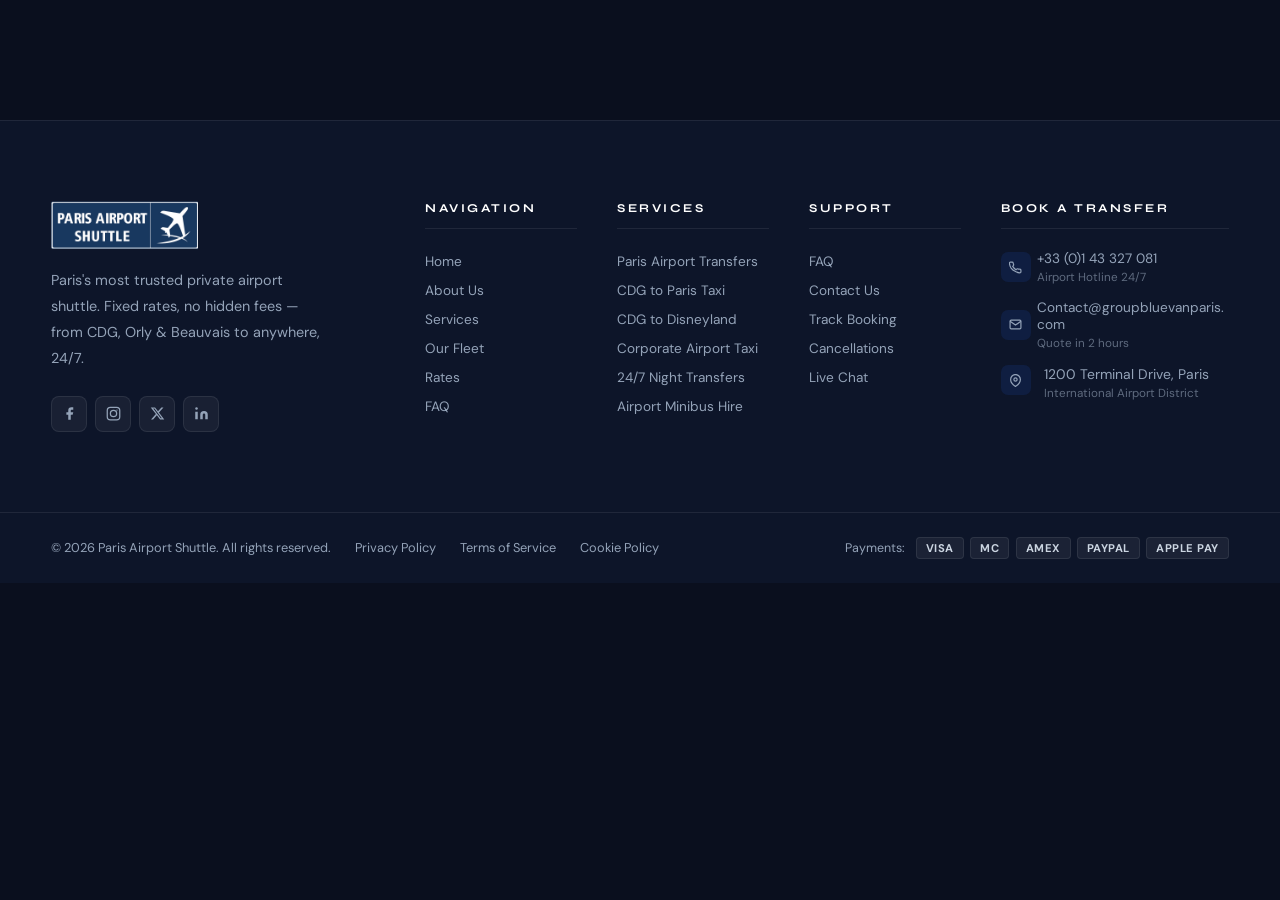
<file: footer.html>
<!DOCTYPE html>
<html lang="en">
<head>
    <meta charset="UTF-8"/>
    <meta name="viewport" content="width=device-width, initial-scale=1.0"/>
    <title>Footer — Paris Airport Shuttle</title>
    <link rel="stylesheet" href="css/styles.css"/>
</head>
<body>

<footer class="site-footer">
    <div class="footer-main">
        <div class="footer-inner">

            <!-- Brand -->
            <div class="footer-col">
                <div class="footer-brand">
                    <img src="img/logo.png" alt="Paris Airport Shuttle"/>
                </div>
                <p class="footer-brand-desc">
                    Paris's most trusted private airport shuttle. Fixed rates, no hidden fees — from CDG, Orly &amp; Beauvais to anywhere, 24/7.
                </p>
                <div class="footer-socials">
                    <a href="#" class="social-link" aria-label="Facebook">
                        <svg width="15" height="15" viewBox="0 0 24 24" fill="currentColor"><path d="M18 2h-3a5 5 0 00-5 5v3H7v4h3v8h4v-8h3l1-4h-4V7a1 1 0 011-1h3z"/></svg>
                    </a>
                    <a href="#" class="social-link" aria-label="Instagram">
                        <svg width="15" height="15" viewBox="0 0 24 24" fill="none" stroke="currentColor" stroke-width="2"><rect x="2" y="2" width="20" height="20" rx="5"/><circle cx="12" cy="12" r="5"/><circle cx="17.5" cy="6.5" r="1" fill="currentColor" stroke="none"/></svg>
                    </a>
                    <a href="#" class="social-link" aria-label="Twitter/X">
                        <svg width="15" height="15" viewBox="0 0 24 24" fill="currentColor"><path d="M18.244 2.25h3.308l-7.227 8.26 8.502 11.24H16.17l-5.214-6.817L4.99 21.75H1.68l7.73-8.835L1.254 2.25H8.08l4.713 6.231zm-1.161 17.52h1.833L7.084 4.126H5.117z"/></svg>
                    </a>
                    <a href="#" class="social-link" aria-label="LinkedIn">
                        <svg width="15" height="15" viewBox="0 0 24 24" fill="currentColor"><path d="M16 8a6 6 0 016 6v7h-4v-7a2 2 0 00-2-2 2 2 0 00-2 2v7h-4v-7a6 6 0 016-6zM2 9h4v12H2z"/><circle cx="4" cy="4" r="2"/></svg>
                    </a>
                </div>
            </div>

            <!-- Pages -->
            <div class="footer-col">
                <h4>Navigation</h4>
                <ul>
                    <li><a href="index.html">Home</a></li>
                    <li><a href="about.html">About Us</a></li>
                    <li><a href="services.html">Services</a></li>
                    <li><a href="fleet.html">Our Fleet</a></li>
                    <li><a href="rates.html">Rates</a></li>
                    <li><a href="faq.html">FAQ</a></li>
                </ul>
            </div>

            <!-- Services -->
            <div class="footer-col">
                <h4>Services</h4>
                <ul>
                    <li><a href="services.html">Paris Airport Transfers</a></li>
                    <li><a href="services.html">CDG to Paris Taxi</a></li>
                    <li><a href="services.html">CDG to Disneyland</a></li>
                    <li><a href="services.html">Corporate Airport Taxi</a></li>
                    <li><a href="services.html">24/7 Night Transfers</a></li>
                    <li><a href="services.html">Airport Minibus Hire</a></li>
                </ul>
            </div>

            <!-- Support -->
            <div class="footer-col">
                <h4>Support</h4>
                <ul>
                    <li><a href="faq.html">FAQ</a></li>
                    <li><a href="contact.html">Contact Us</a></li>
                    <li><a href="contact.html">Track Booking</a></li>
                    <li><a href="contact.html">Cancellations</a></li>
                    <li><a href="contact.html">Live Chat</a></li>
                </ul>
            </div>

            <!-- Contact -->
            <div class="footer-col">
                <h4>Book a Transfer</h4>
                <div class="footer-contacts">
                    <a href="tel:+330143327081" class="fc-item">
                        <div class="fc-icon-wrap">
                            <svg width="13" height="13" viewBox="0 0 24 24" fill="none" stroke="currentColor" stroke-width="2.2">
                                <path d="M22 16.92v3a2 2 0 01-2.18 2 19.79 19.79 0 01-8.63-3.07A19.5 19.5 0 013.85 13a19.79 19.79 0 01-3.07-8.67A2 2 0 012.76 2h3a2 2 0 012 1.72 12.84 12.84 0 00.7 2.81 2 2 0 01-.45 2.11L6.91 9.91a16 16 0 006.08 6.08l1.07-1.07a2 2 0 012.11-.45 12.84 12.84 0 002.81.7A2 2 0 0122 16.92z"/>
                            </svg>
                        </div>
                        <div>
                            <span>+33 (0)1 43 327 081</span>
                            <small>Airport Hotline 24/7</small>
                        </div>
                    </a>
                    <a href="mailto:Contact@groupbluevanparis.com" class="fc-item">
                        <div class="fc-icon-wrap">
                            <svg width="13" height="13" viewBox="0 0 24 24" fill="none" stroke="currentColor" stroke-width="2.2">
                                <path d="M4 4h16c1.1 0 2 .9 2 2v12c0 1.1-.9 2-2 2H4c-1.1 0-2-.9-2-2V6c0-1.1.9-2 2-2z"/>
                                <polyline points="22,6 12,13 2,6"/>
                            </svg>
                        </div>
                        <div>
                            <span>Contact@groupbluevanparis.com</span>
                            <small>Quote in 2 hours</small>
                        </div>
                    </a>
                    <div class="fc-item">
                        <div class="fc-icon-wrap">
                            <svg width="13" height="13" viewBox="0 0 24 24" fill="none" stroke="currentColor" stroke-width="2.2">
                                <path d="M21 10c0 7-9 13-9 13s-9-6-9-13a9 9 0 0118 0z"/>
                                <circle cx="12" cy="10" r="3"/>
                            </svg>
                        </div>
                        <div>
                            <span>1200 Terminal Drive, Paris</span>
                            <small>International Airport District</small>
                        </div>
                    </div>
                </div>
            </div>

        </div>
    </div>

    <div class="footer-bottom">
        <div class="footer-bottom-inner">
            <div class="footer-bottom-left">
                <span>© 2026 Paris Airport Shuttle. All rights reserved.</span>
                <a href="#">Privacy Policy</a>
                <a href="#">Terms of Service</a>
                <a href="#">Cookie Policy</a>
            </div>
            <div class="footer-bottom-right">
                <span>Payments:</span>
                <div class="pay-icons">
                    <span class="pay-chip">VISA</span>
                    <span class="pay-chip">MC</span>
                    <span class="pay-chip">AMEX</span>
                    <span class="pay-chip">PayPal</span>
                    <span class="pay-chip">Apple Pay</span>
                </div>
            </div>
        </div>
    </div>
</footer>

<script src="js/script.js"></script>
</body>
</html>
</file>
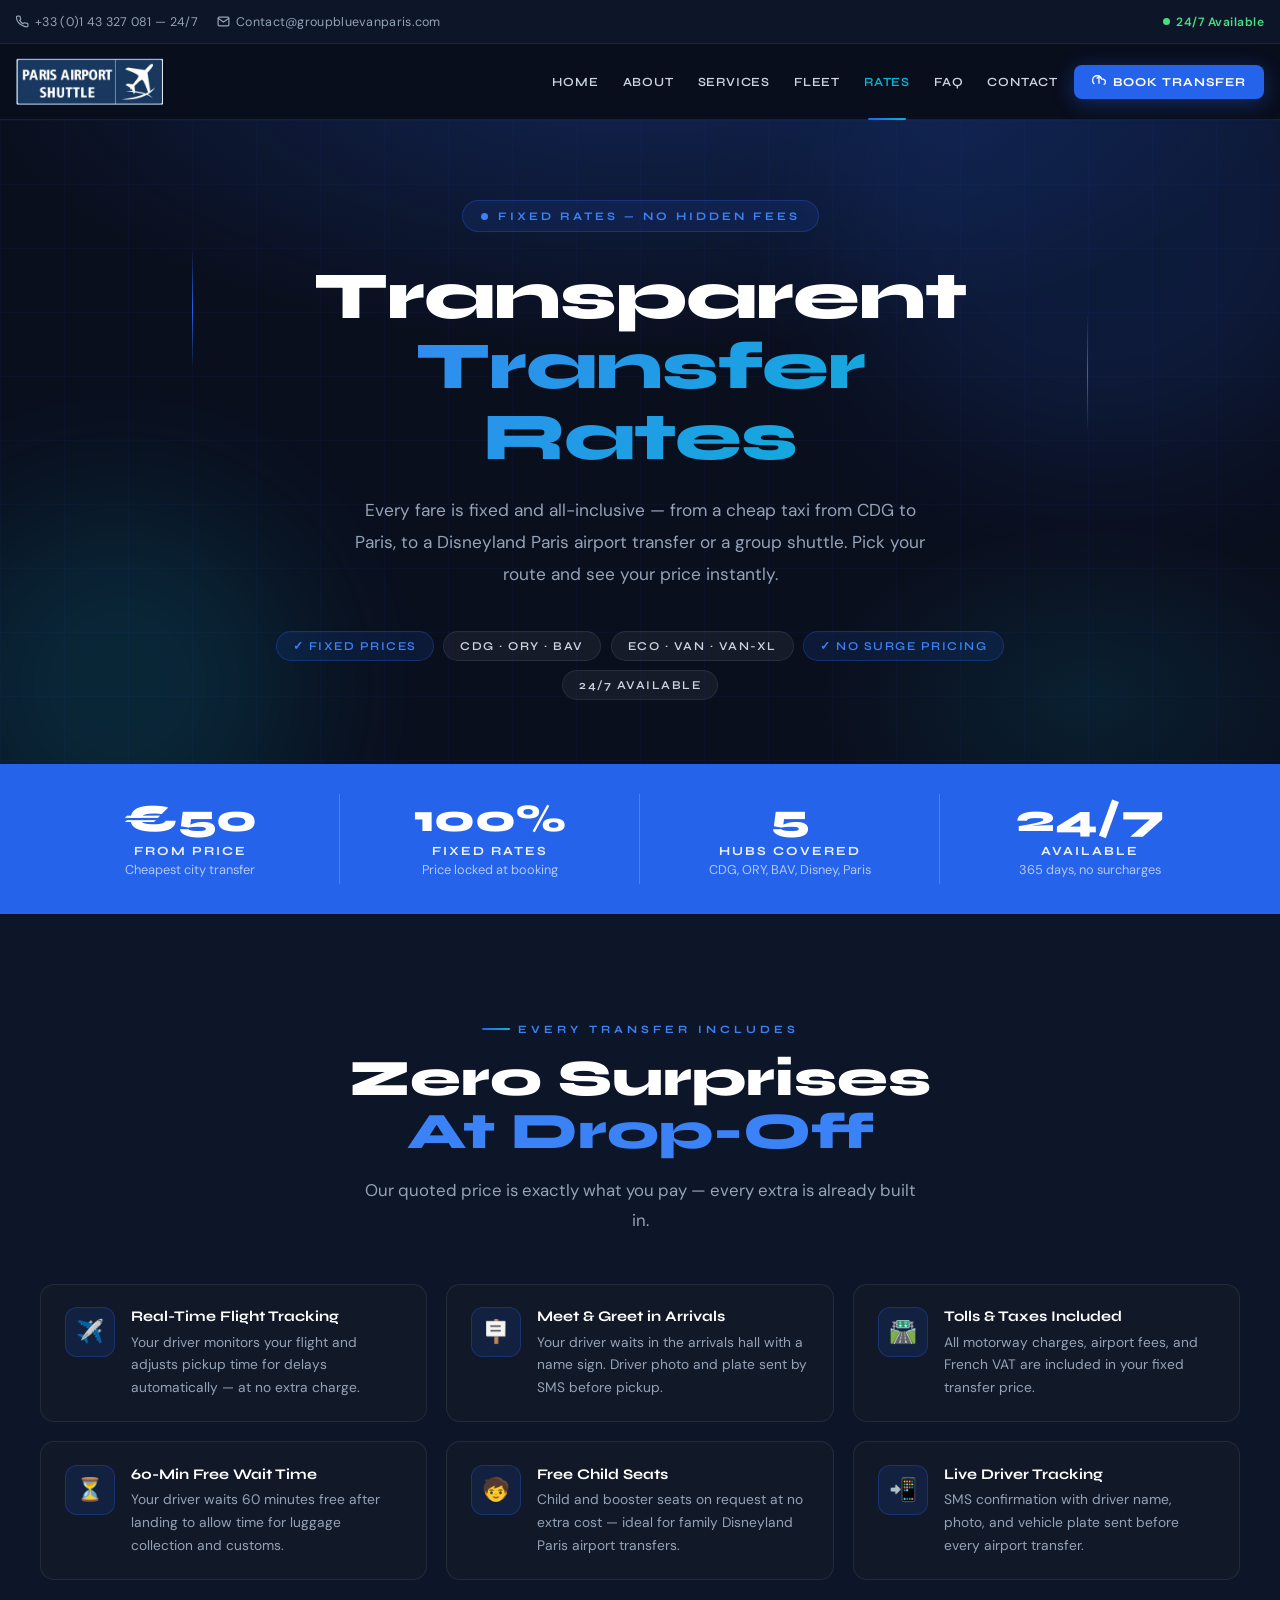
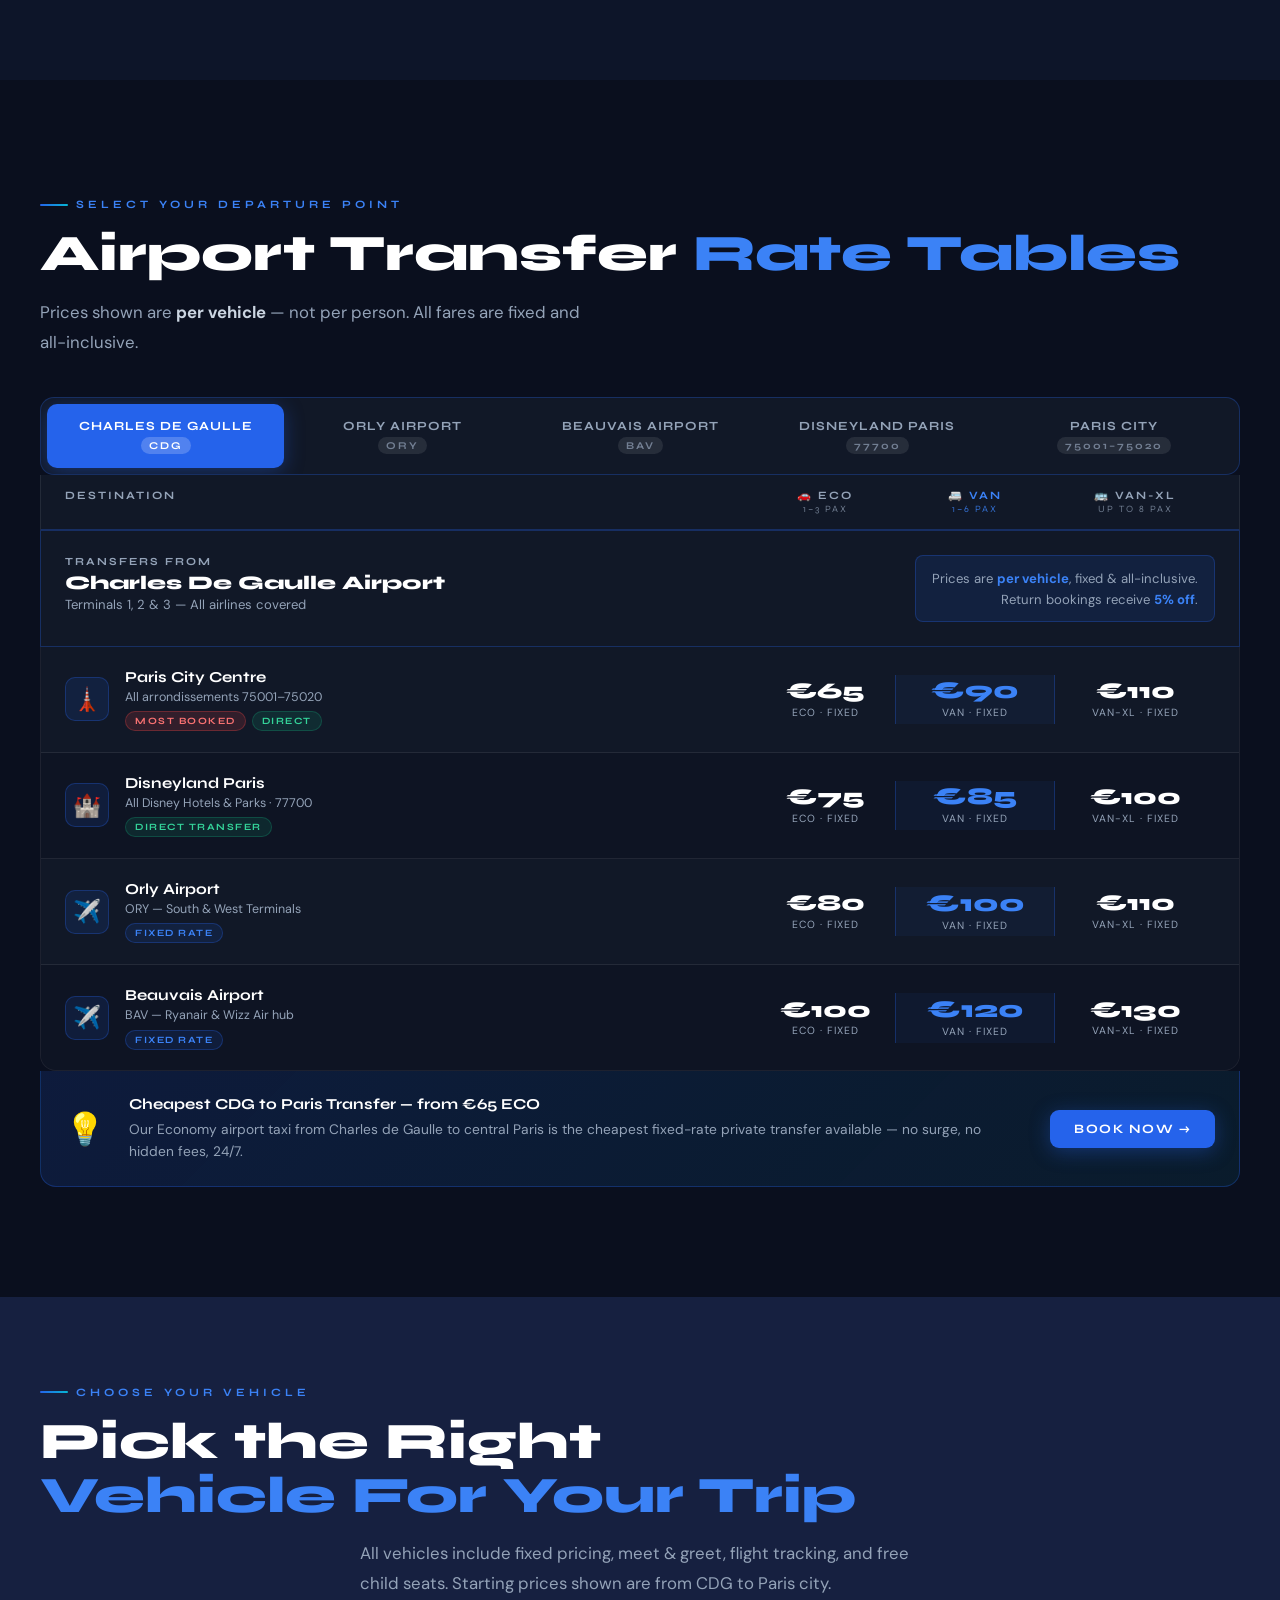
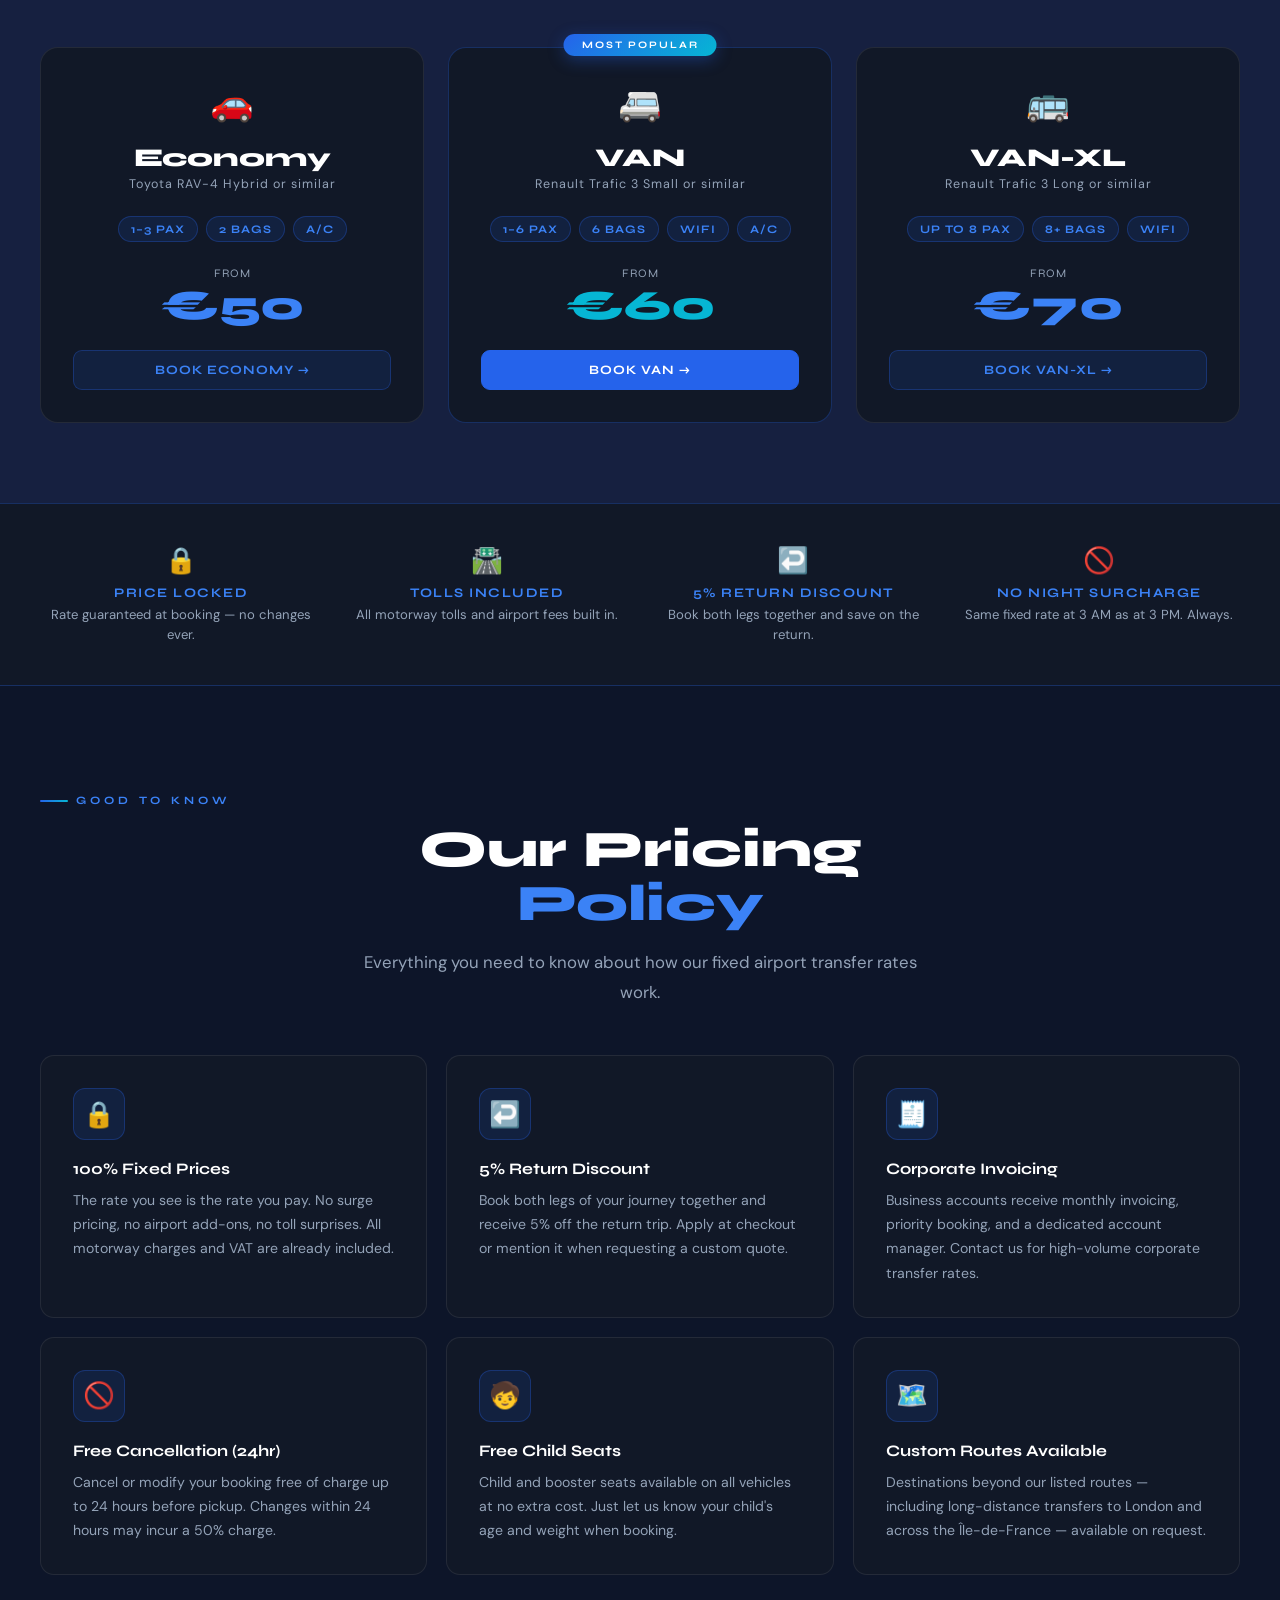
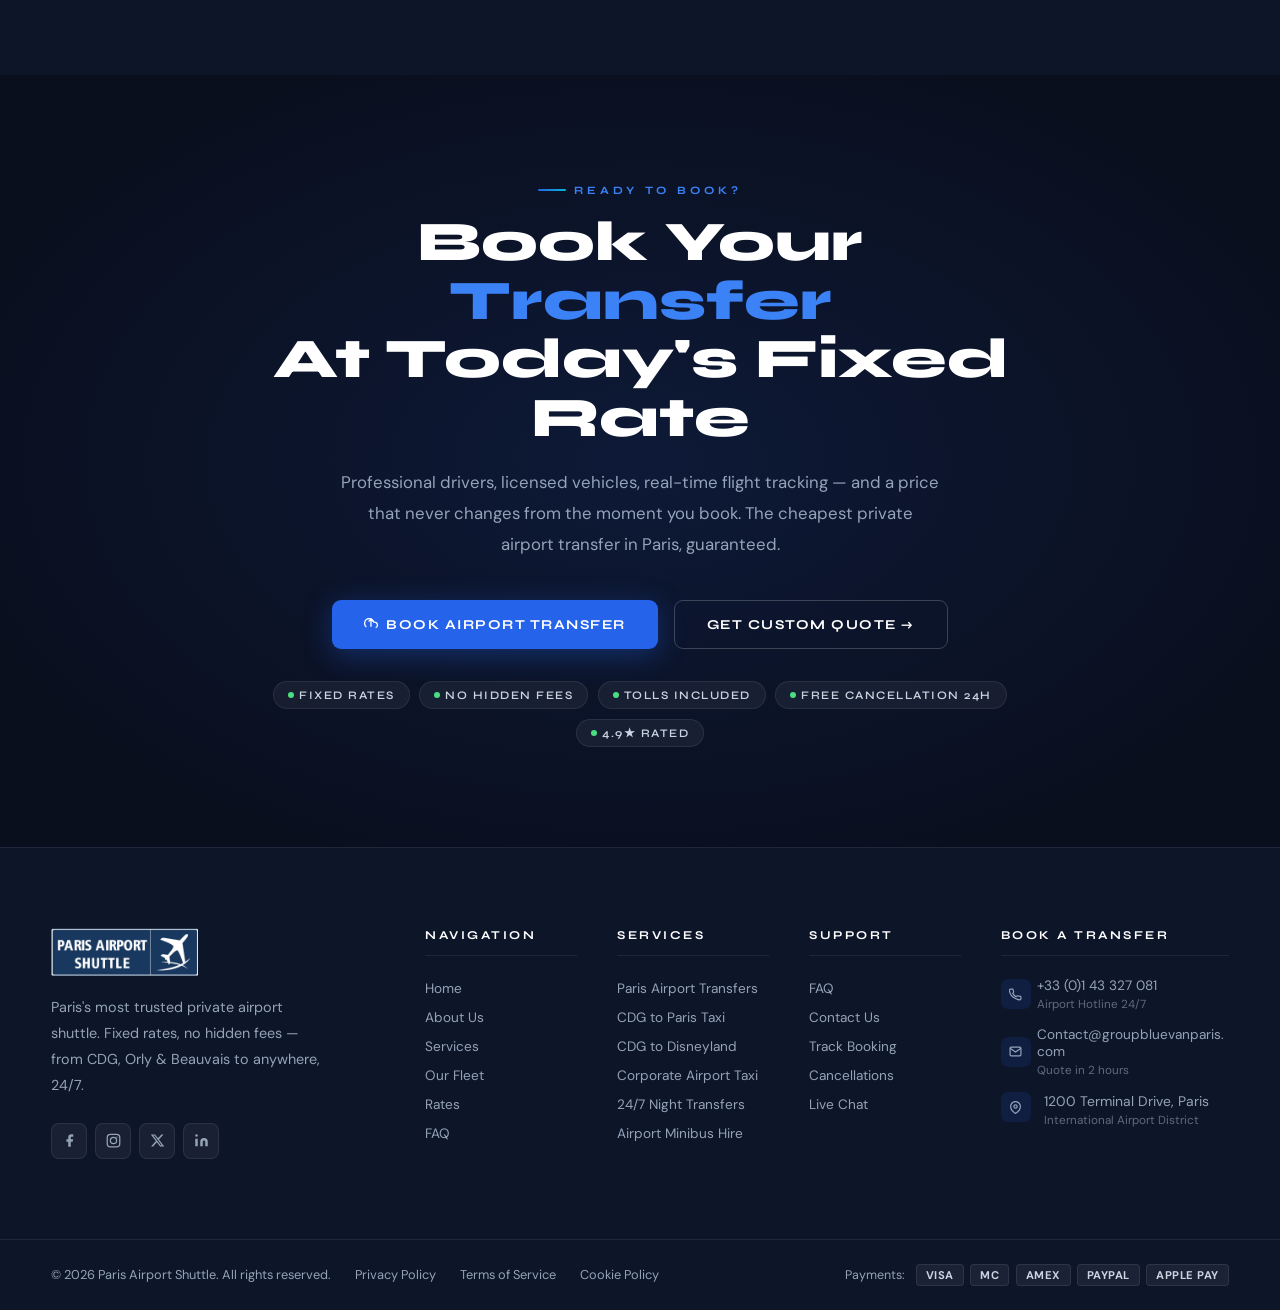
<file: rates.html>
<!DOCTYPE html>
<html lang="en">
<head>
    <meta charset="UTF-8"/>
    <meta name="viewport" content="width=device-width, initial-scale=1.0"/>
    <title>Paris Airport Transfer Rates | Fixed Prices CDG, Orly &amp; Disneyland | Paris Airport Shuttle</title>
    <meta name="description" content="Fixed airport transfer rates from CDG &amp; Orly to Paris, Disneyland, train stations &amp; beyond. Cheapest private taxi prices in Paris — no hidden fees, no surge pricing. View full price list."/>
    <meta name="keywords" content="paris airport transfer rates, cdg to paris price, taxi from charles de gaulle to paris price, airport transfer cost paris, cheap airport taxi price, cdg to disneyland paris price, orly airport transfer price, fixed rate airport taxi paris, private transfer price paris, airport taxi rates paris"/>
    <meta name="author" content="Paris Airport Shuttle"/>
    <meta name="robots" content="index, follow"/>
    <link rel="canonical" href="https://parisairportshuttle.fr/rates.html"/>
    <link rel="icon" href="img/fav.ico" type="image/x-icon"/>

    <meta property="og:type" content="website"/>
    <meta property="og:url" content="https://parisairportshuttle.fr/rates.html"/>
    <meta property="og:title" content="Paris Airport Transfer Rates | Fixed Prices | Paris Airport Shuttle"/>
    <meta property="og:description" content="Cheapest fixed airport transfer prices in Paris. CDG to Paris, CDG to Disneyland, Orly transfers &amp; more. No hidden fees."/>
    <meta property="og:image" content="https://parisairportshuttle.fr/img/why-us-groupebluevanparis-xYMIrcvh.webp"/>

    <script type="application/ld+json">
    {
        "@context":"https://schema.org",
        "@type":"PriceSpecification",
        "name":"Paris Airport Transfer Fixed Rates",
        "url":"https://parisairportshuttle.fr/rates.html",
        "priceCurrency":"EUR",
        "provider":{"@type":"TaxiService","name":"Paris Airport Shuttle","url":"https://parisairportshuttle.fr","telephone":"+330143327081","aggregateRating":{"@type":"AggregateRating","ratingValue":"4.9","reviewCount":"15000","bestRating":"5"}}
    }
    </script>

    <link rel="preconnect" href="https://fonts.googleapis.com"/>
    <link rel="preconnect" href="https://fonts.gstatic.com" crossorigin/>
    <link href="https://fonts.googleapis.com/css2?family=Syne:wght@400;600;700;800&family=DM+Sans:wght@300;400;500;600&display=swap" rel="stylesheet"/>
    <link rel="stylesheet" href="css/styles.css"/>
    <link rel="stylesheet" href="css/about.css"/>
    
</head>
<body>

    <nav id="mainNav" class="main-nav"></nav>

    <!-- ══════════════════════════ HERO ══════════════════════════ -->
    <section class="page-hero">
        <div class="ph-bg">
            <div class="ph-orb ph-orb-1"></div>
            <div class="ph-orb ph-orb-2"></div>
        </div>
        <div class="ph-grid"></div>
        <div class="ph-content">
            <div class="ph-eyebrow"><span class="ph-dot"></span>Fixed Rates — No Hidden Fees</div>
            <h1>Transparent<br/><em>Transfer Rates</em></h1>
            <p class="ph-desc">Every fare is fixed and all-inclusive — from a cheap taxi from CDG to Paris, to a Disneyland Paris airport transfer or a group shuttle. Pick your route and see your price instantly.</p>
            <div class="ph-pills">
                <span class="ph-pill blue">✓ Fixed Prices</span>
                <span class="ph-pill">CDG · ORY · BAV</span>
                <span class="ph-pill">ECO · VAN · VAN-XL</span>
                <span class="ph-pill blue">✓ No Surge Pricing</span>
                <span class="ph-pill">24/7 Available</span>
            </div>
        </div>
    </section>

    <!-- ══════════════════════════ STATS ══════════════════════════ -->
    <div class="rates-stats">
        <div class="rates-stats-inner">
            <div class="rs-block reveal">
                <div class="rs-num">€50</div>
                <div class="rs-label">From Price</div>
                <div class="rs-sub">Cheapest city transfer</div>
            </div>
            <div class="rs-block reveal d1">
                <div class="rs-num">100%</div>
                <div class="rs-label">Fixed Rates</div>
                <div class="rs-sub">Price locked at booking</div>
            </div>
            <div class="rs-block reveal d2">
                <div class="rs-num">5</div>
                <div class="rs-label">Hubs Covered</div>
                <div class="rs-sub">CDG, ORY, BAV, Disney, Paris</div>
            </div>
            <div class="rs-block reveal d3">
                <div class="rs-num">24/7</div>
                <div class="rs-label">Available</div>
                <div class="rs-sub">365 days, no surcharges</div>
            </div>
        </div>
    </div>

    <!-- ══════════════════════════ INCLUDED ══════════════════════════ -->
    <section class="included-section">
        <div class="included-inner">
            <div class="section-tag reveal" style="justify-content:center;">Every Transfer Includes</div>
            <h2 class="section-title reveal d1">Zero Surprises<br/><span style="color:var(--blue-light);">At Drop-Off</span></h2>
            <p class="section-sub reveal d2">Our quoted price is exactly what you pay — every extra is already built in.</p>

            <div class="included-grid">
                <div class="inc-card reveal d1">
                    <div class="inc-icon">✈️</div>
                    <div>
                        <div class="inc-title">Real-Time Flight Tracking</div>
                        <div class="inc-desc">Your driver monitors your flight and adjusts pickup time for delays automatically — at no extra charge.</div>
                    </div>
                </div>
                <div class="inc-card reveal d2">
                    <div class="inc-icon">🪧</div>
                    <div>
                        <div class="inc-title">Meet &amp; Greet in Arrivals</div>
                        <div class="inc-desc">Your driver waits in the arrivals hall with a name sign. Driver photo and plate sent by SMS before pickup.</div>
                    </div>
                </div>
                <div class="inc-card reveal d3">
                    <div class="inc-icon">🛣️</div>
                    <div>
                        <div class="inc-title">Tolls &amp; Taxes Included</div>
                        <div class="inc-desc">All motorway charges, airport fees, and French VAT are included in your fixed transfer price.</div>
                    </div>
                </div>
                <div class="inc-card reveal d1">
                    <div class="inc-icon">⏳</div>
                    <div>
                        <div class="inc-title">60-Min Free Wait Time</div>
                        <div class="inc-desc">Your driver waits 60 minutes free after landing to allow time for luggage collection and customs.</div>
                    </div>
                </div>
                <div class="inc-card reveal d2">
                    <div class="inc-icon">🧒</div>
                    <div>
                        <div class="inc-title">Free Child Seats</div>
                        <div class="inc-desc">Child and booster seats on request at no extra cost — ideal for family Disneyland Paris airport transfers.</div>
                    </div>
                </div>
                <div class="inc-card reveal d3">
                    <div class="inc-icon">📲</div>
                    <div>
                        <div class="inc-title">Live Driver Tracking</div>
                        <div class="inc-desc">SMS confirmation with driver name, photo, and vehicle plate sent before every airport transfer.</div>
                    </div>
                </div>
            </div>
        </div>
    </section>

    <!-- ══════════════════════════ RATE TABLES ══════════════════════════ -->
    <section class="rates-section">
        <div class="rates-inner">
            <div class="rates-header">
                <div class="section-tag reveal">Select Your Departure Point</div>
                <h2 class="section-title reveal d1">Airport Transfer <span style="color:var(--blue-light);">Rate Tables</span></h2>
                <p class="section-sub reveal d2" style="margin:0;">Prices shown are <strong style="color:var(--grey-light);">per vehicle</strong> — not per person. All fares are fixed and all-inclusive.</p>
            </div>

            <!-- Origin tabs -->
            <div class="origin-nav reveal" id="originNav">
                <button class="origin-btn active" data-panel="cdg" type="button">
                    Charles De Gaulle<span class="ob-code">CDG</span>
                </button>
                <button class="origin-btn" data-panel="ory" type="button">
                    Orly Airport<span class="ob-code">ORY</span>
                </button>
                <button class="origin-btn" data-panel="bav" type="button">
                    Beauvais Airport<span class="ob-code">BAV</span>
                </button>
                <button class="origin-btn" data-panel="disney" type="button">
                    Disneyland Paris<span class="ob-code">77700</span>
                </button>
                <button class="origin-btn" data-panel="paris" type="button">
                    Paris City<span class="ob-code">75001–75020</span>
                </button>
            </div>

            <!-- Column header row -->
            <div class="vehicle-cols">
                <div class="vc-label">Destination</div>
                <div class="vc-label">🚗 ECO<br/><span style="font-size:.6rem;font-weight:400;opacity:.7;">1–3 pax</span></div>
                <div class="vc-label highlight">🚐 VAN<br/><span style="font-size:.6rem;font-weight:400;opacity:.8;">1–6 pax</span></div>
                <div class="vc-label">🚌 VAN-XL<br/><span style="font-size:.6rem;font-weight:400;opacity:.7;">up to 8 pax</span></div>
            </div>

            <!-- ── CDG ── -->
            <div class="rate-panel active" id="panel-cdg">
                <div class="panel-topbar">
                    <div>
                        <div class="ptb-from-label">Transfers from</div>
                        <div class="ptb-from-name">Charles De Gaulle Airport</div>
                        <div class="ptb-from-sub">Terminals 1, 2 &amp; 3 — All airlines covered</div>
                    </div>
                    <div class="ptb-note">Prices are <strong>per vehicle</strong>, fixed &amp; all-inclusive.<br/>Return bookings receive <strong>5% off</strong>.</div>
                </div>
                <div class="rate-rows">
                    <div class="rate-row reveal">
                        <div class="rr-dest">
                            <div class="rr-icon">🗼</div>
                            <div>
                                <div class="rr-name">Paris City Centre</div>
                                <div class="rr-sub">All arrondissements 75001–75020</div>
                                <div class="rr-badges">
                                    <span class="rr-badge rr-badge-hot">Most Booked</span>
                                    <span class="rr-badge rr-badge-direct">Direct</span>
                                </div>
                            </div>
                        </div>
                        <div class="rr-price"><div class="rr-price-amt">€65</div><div class="rr-price-lbl">ECO · fixed</div></div>
                        <div class="rr-price van-col"><div class="rr-price-amt">€90</div><div class="rr-price-lbl">VAN · fixed</div></div>
                        <div class="rr-price"><div class="rr-price-amt">€110</div><div class="rr-price-lbl">VAN-XL · fixed</div></div>
                    </div>
                    <div class="rate-row reveal d1">
                        <div class="rr-dest">
                            <div class="rr-icon">🏰</div>
                            <div>
                                <div class="rr-name">Disneyland Paris</div>
                                <div class="rr-sub">All Disney Hotels &amp; Parks · 77700</div>
                                <div class="rr-badges"><span class="rr-badge rr-badge-direct">Direct Transfer</span></div>
                            </div>
                        </div>
                        <div class="rr-price"><div class="rr-price-amt">€75</div><div class="rr-price-lbl">ECO · fixed</div></div>
                        <div class="rr-price van-col"><div class="rr-price-amt">€85</div><div class="rr-price-lbl">VAN · fixed</div></div>
                        <div class="rr-price"><div class="rr-price-amt">€100</div><div class="rr-price-lbl">VAN-XL · fixed</div></div>
                    </div>
                    <div class="rate-row reveal d2">
                        <div class="rr-dest">
                            <div class="rr-icon">✈️</div>
                            <div>
                                <div class="rr-name">Orly Airport</div>
                                <div class="rr-sub">ORY — South &amp; West Terminals</div>
                                <div class="rr-badges"><span class="rr-badge rr-badge-fixed">Fixed Rate</span></div>
                            </div>
                        </div>
                        <div class="rr-price"><div class="rr-price-amt">€80</div><div class="rr-price-lbl">ECO · fixed</div></div>
                        <div class="rr-price van-col"><div class="rr-price-amt">€100</div><div class="rr-price-lbl">VAN · fixed</div></div>
                        <div class="rr-price"><div class="rr-price-amt">€110</div><div class="rr-price-lbl">VAN-XL · fixed</div></div>
                    </div>
                    <div class="rate-row reveal d3">
                        <div class="rr-dest">
                            <div class="rr-icon">✈️</div>
                            <div>
                                <div class="rr-name">Beauvais Airport</div>
                                <div class="rr-sub">BAV — Ryanair &amp; Wizz Air hub</div>
                                <div class="rr-badges"><span class="rr-badge rr-badge-fixed">Fixed Rate</span></div>
                            </div>
                        </div>
                        <div class="rr-price"><div class="rr-price-amt">€100</div><div class="rr-price-lbl">ECO · fixed</div></div>
                        <div class="rr-price van-col"><div class="rr-price-amt">€120</div><div class="rr-price-lbl">VAN · fixed</div></div>
                        <div class="rr-price"><div class="rr-price-amt">€130</div><div class="rr-price-lbl">VAN-XL · fixed</div></div>
                    </div>
                </div>
                <div class="deal-banner">
                    <div class="db-icon">💡</div>
                    <div class="db-content">
                        <div class="db-title">Cheapest CDG to Paris Transfer — from €65 ECO</div>
                        <div class="db-desc">Our Economy airport taxi from Charles de Gaulle to central Paris is the cheapest fixed-rate private transfer available — no surge, no hidden fees, 24/7.</div>
                    </div>
                    <a href="contact.html" class="db-btn">Book Now →</a>
                </div>
            </div>

            <!-- ── ORY ── -->
            <div class="rate-panel" id="panel-ory">
                <div class="panel-topbar">
                    <div>
                        <div class="ptb-from-label">Transfers from</div>
                        <div class="ptb-from-name">Orly Airport</div>
                        <div class="ptb-from-sub">ORY — South &amp; West Terminals</div>
                    </div>
                    <div class="ptb-note">Prices are <strong>per vehicle</strong>, fixed &amp; all-inclusive.<br/>Return bookings receive <strong>5% off</strong>.</div>
                </div>
                <div class="rate-rows">
                    <div class="rate-row reveal">
                        <div class="rr-dest">
                            <div class="rr-icon">🗼</div>
                            <div>
                                <div class="rr-name">Paris City Centre</div>
                                <div class="rr-sub">All arrondissements 75001–75020</div>
                                <div class="rr-badges"><span class="rr-badge rr-badge-hot">Most Booked</span></div>
                            </div>
                        </div>
                        <div class="rr-price"><div class="rr-price-amt">€60</div><div class="rr-price-lbl">ECO · fixed</div></div>
                        <div class="rr-price van-col"><div class="rr-price-amt">€80</div><div class="rr-price-lbl">VAN · fixed</div></div>
                        <div class="rr-price"><div class="rr-price-amt">€100</div><div class="rr-price-lbl">VAN-XL · fixed</div></div>
                    </div>
                    <div class="rate-row reveal d1">
                        <div class="rr-dest">
                            <div class="rr-icon">🏰</div>
                            <div>
                                <div class="rr-name">Disneyland Paris</div>
                                <div class="rr-sub">All Disney Hotels &amp; Parks · 77700</div>
                                <div class="rr-badges"><span class="rr-badge rr-badge-direct">Direct Transfer</span></div>
                            </div>
                        </div>
                        <div class="rr-price"><div class="rr-price-amt">€75</div><div class="rr-price-lbl">ECO · fixed</div></div>
                        <div class="rr-price van-col"><div class="rr-price-amt">€90</div><div class="rr-price-lbl">VAN · fixed</div></div>
                        <div class="rr-price"><div class="rr-price-amt">€100</div><div class="rr-price-lbl">VAN-XL · fixed</div></div>
                    </div>
                    <div class="rate-row reveal d2">
                        <div class="rr-dest">
                            <div class="rr-icon">✈️</div>
                            <div>
                                <div class="rr-name">Charles De Gaulle</div>
                                <div class="rr-sub">CDG — Cross-airport transfer</div>
                                <div class="rr-badges"><span class="rr-badge rr-badge-fixed">Fixed Rate</span></div>
                            </div>
                        </div>
                        <div class="rr-price"><div class="rr-price-amt">€80</div><div class="rr-price-lbl">ECO · fixed</div></div>
                        <div class="rr-price van-col"><div class="rr-price-amt">€100</div><div class="rr-price-lbl">VAN · fixed</div></div>
                        <div class="rr-price"><div class="rr-price-amt">€110</div><div class="rr-price-lbl">VAN-XL · fixed</div></div>
                    </div>
                    <div class="rate-row reveal d3">
                        <div class="rr-dest">
                            <div class="rr-icon">✈️</div>
                            <div>
                                <div class="rr-name">Beauvais Airport</div>
                                <div class="rr-sub">BAV — 130 km approx.</div>
                                <div class="rr-badges"><span class="rr-badge rr-badge-fixed">Fixed Rate</span></div>
                            </div>
                        </div>
                        <div class="rr-price"><div class="rr-price-amt">€150</div><div class="rr-price-lbl">ECO · fixed</div></div>
                        <div class="rr-price van-col"><div class="rr-price-amt">€170</div><div class="rr-price-lbl">VAN · fixed</div></div>
                        <div class="rr-price"><div class="rr-price-amt">€180</div><div class="rr-price-lbl">VAN-XL · fixed</div></div>
                    </div>
                </div>
                <div class="deal-banner">
                    <div class="db-icon">💡</div>
                    <div class="db-content">
                        <div class="db-title">Orly to Paris from €60 — Cheapest Private Transfer</div>
                        <div class="db-desc">Fixed rate, no surge, all-inclusive. Our Orly airport taxi to central Paris is available around the clock.</div>
                    </div>
                    <a href="contact.html" class="db-btn">Book Now →</a>
                </div>
            </div>

            <!-- ── BAV ── -->
            <div class="rate-panel" id="panel-bav">
                <div class="panel-topbar">
                    <div>
                        <div class="ptb-from-label">Transfers from</div>
                        <div class="ptb-from-name">Beauvais Airport</div>
                        <div class="ptb-from-sub">BAV — Ryanair, Wizz Air &amp; Low-Cost Carriers</div>
                    </div>
                    <div class="ptb-note">Prices are <strong>per vehicle</strong>, fixed &amp; all-inclusive.<br/>Return bookings receive <strong>5% off</strong>.</div>
                </div>
                <div class="rate-rows">
                    <div class="rate-row reveal">
                        <div class="rr-dest">
                            <div class="rr-icon">🗼</div>
                            <div>
                                <div class="rr-name">Paris City Centre</div>
                                <div class="rr-sub">All arrondissements 75001–75020</div>
                                <div class="rr-badges"><span class="rr-badge rr-badge-hot">Most Booked</span></div>
                            </div>
                        </div>
                        <div class="rr-price"><div class="rr-price-amt">€150</div><div class="rr-price-lbl">ECO · fixed</div></div>
                        <div class="rr-price van-col"><div class="rr-price-amt">€170</div><div class="rr-price-lbl">VAN · fixed</div></div>
                        <div class="rr-price"><div class="rr-price-amt">€190</div><div class="rr-price-lbl">VAN-XL · fixed</div></div>
                    </div>
                    <div class="rate-row reveal d1">
                        <div class="rr-dest">
                            <div class="rr-icon">🏰</div>
                            <div>
                                <div class="rr-name">Disneyland Paris</div>
                                <div class="rr-sub">All Disney Hotels &amp; Parks · 77700</div>
                                <div class="rr-badges"><span class="rr-badge rr-badge-direct">Direct Transfer</span></div>
                            </div>
                        </div>
                        <div class="rr-price"><div class="rr-price-amt">€150</div><div class="rr-price-lbl">ECO · fixed</div></div>
                        <div class="rr-price van-col"><div class="rr-price-amt">€170</div><div class="rr-price-lbl">VAN · fixed</div></div>
                        <div class="rr-price"><div class="rr-price-amt">€190</div><div class="rr-price-lbl">VAN-XL · fixed</div></div>
                    </div>
                    <div class="rate-row reveal d2">
                        <div class="rr-dest">
                            <div class="rr-icon">✈️</div>
                            <div>
                                <div class="rr-name">Charles De Gaulle</div>
                                <div class="rr-sub">CDG — Cross-airport transfer</div>
                                <div class="rr-badges"><span class="rr-badge rr-badge-fixed">Fixed Rate</span></div>
                            </div>
                        </div>
                        <div class="rr-price"><div class="rr-price-amt">€100</div><div class="rr-price-lbl">ECO · fixed</div></div>
                        <div class="rr-price van-col"><div class="rr-price-amt">€120</div><div class="rr-price-lbl">VAN · fixed</div></div>
                        <div class="rr-price"><div class="rr-price-amt">€130</div><div class="rr-price-lbl">VAN-XL · fixed</div></div>
                    </div>
                    <div class="rate-row reveal d3">
                        <div class="rr-dest">
                            <div class="rr-icon">✈️</div>
                            <div>
                                <div class="rr-name">Orly Airport</div>
                                <div class="rr-sub">ORY — South &amp; West Terminals</div>
                                <div class="rr-badges"><span class="rr-badge rr-badge-fixed">Fixed Rate</span></div>
                            </div>
                        </div>
                        <div class="rr-price"><div class="rr-price-amt">€150</div><div class="rr-price-lbl">ECO · fixed</div></div>
                        <div class="rr-price van-col"><div class="rr-price-amt">€170</div><div class="rr-price-lbl">VAN · fixed</div></div>
                        <div class="rr-price"><div class="rr-price-amt">€180</div><div class="rr-price-lbl">VAN-XL · fixed</div></div>
                    </div>
                </div>
                <div class="deal-banner">
                    <div class="db-icon">💡</div>
                    <div class="db-content">
                        <div class="db-title">Flying into Beauvais? We've Got You Covered.</div>
                        <div class="db-desc">Beauvais is the furthest Paris airport — our fixed-rate shuttle makes sure you're never stranded. All fares include tolls and driver meet &amp; greet.</div>
                    </div>
                    <a href="contact.html" class="db-btn">Book Now →</a>
                </div>
            </div>

            <!-- ── DISNEY ── -->
            <div class="rate-panel" id="panel-disney">
                <div class="panel-topbar">
                    <div>
                        <div class="ptb-from-label">Transfers from</div>
                        <div class="ptb-from-name">Disneyland Paris</div>
                        <div class="ptb-from-sub">All Disney Hotels, Disney Village &amp; Parks</div>
                    </div>
                    <div class="ptb-note">Prices are <strong>per vehicle</strong>, fixed &amp; all-inclusive.<br/>Return bookings receive <strong>5% off</strong>.</div>
                </div>
                <div class="rate-rows">
                    <div class="rate-row reveal">
                        <div class="rr-dest">
                            <div class="rr-icon">✈️</div>
                            <div>
                                <div class="rr-name">Charles De Gaulle</div>
                                <div class="rr-sub">CDG — All Terminals</div>
                                <div class="rr-badges"><span class="rr-badge rr-badge-hot">Most Booked</span></div>
                            </div>
                        </div>
                        <div class="rr-price"><div class="rr-price-amt">€75</div><div class="rr-price-lbl">ECO · fixed</div></div>
                        <div class="rr-price van-col"><div class="rr-price-amt">€85</div><div class="rr-price-lbl">VAN · fixed</div></div>
                        <div class="rr-price"><div class="rr-price-amt">€100</div><div class="rr-price-lbl">VAN-XL · fixed</div></div>
                    </div>
                    <div class="rate-row reveal d1">
                        <div class="rr-dest">
                            <div class="rr-icon">🗼</div>
                            <div>
                                <div class="rr-name">Paris City Centre</div>
                                <div class="rr-sub">All arrondissements 75001–75020</div>
                                <div class="rr-badges"><span class="rr-badge rr-badge-fixed">Fixed Rate</span></div>
                            </div>
                        </div>
                        <div class="rr-price"><div class="rr-price-amt">€80</div><div class="rr-price-lbl">ECO · fixed</div></div>
                        <div class="rr-price van-col"><div class="rr-price-amt">€90</div><div class="rr-price-lbl">VAN · fixed</div></div>
                        <div class="rr-price"><div class="rr-price-amt">€100</div><div class="rr-price-lbl">VAN-XL · fixed</div></div>
                    </div>
                    <div class="rate-row reveal d2">
                        <div class="rr-dest">
                            <div class="rr-icon">✈️</div>
                            <div>
                                <div class="rr-name">Orly Airport</div>
                                <div class="rr-sub">ORY — South &amp; West Terminals</div>
                                <div class="rr-badges"><span class="rr-badge rr-badge-fixed">Fixed Rate</span></div>
                            </div>
                        </div>
                        <div class="rr-price"><div class="rr-price-amt">€75</div><div class="rr-price-lbl">ECO · fixed</div></div>
                        <div class="rr-price van-col"><div class="rr-price-amt">€90</div><div class="rr-price-lbl">VAN · fixed</div></div>
                        <div class="rr-price"><div class="rr-price-amt">€100</div><div class="rr-price-lbl">VAN-XL · fixed</div></div>
                    </div>
                    <div class="rate-row reveal d3">
                        <div class="rr-dest">
                            <div class="rr-icon">✈️</div>
                            <div>
                                <div class="rr-name">Beauvais Airport</div>
                                <div class="rr-sub">BAV — 150 km approx.</div>
                                <div class="rr-badges"><span class="rr-badge rr-badge-fixed">Fixed Rate</span></div>
                            </div>
                        </div>
                        <div class="rr-price"><div class="rr-price-amt">€150</div><div class="rr-price-lbl">ECO · fixed</div></div>
                        <div class="rr-price van-col"><div class="rr-price-amt">€170</div><div class="rr-price-lbl">VAN · fixed</div></div>
                        <div class="rr-price"><div class="rr-price-amt">€190</div><div class="rr-price-lbl">VAN-XL · fixed</div></div>
                    </div>
                </div>
                <div class="deal-banner">
                    <div class="db-icon">🏰</div>
                    <div class="db-content">
                        <div class="db-title">Disneyland to CDG from €75 — Perfect For Families</div>
                        <div class="db-desc">Our VAN fits up to 6 passengers with luggage — ideal for the return trip from Disney to the airport. Book both legs together for 5% off.</div>
                    </div>
                    <a href="contact.html" class="db-btn">Book Now →</a>
                </div>
            </div>

            <!-- ── PARIS CITY ── -->
            <div class="rate-panel" id="panel-paris">
                <div class="panel-topbar">
                    <div>
                        <div class="ptb-from-label">Transfers from</div>
                        <div class="ptb-from-name">Paris City Centre</div>
                        <div class="ptb-from-sub">All arrondissements 75001–75020</div>
                    </div>
                    <div class="ptb-note">Prices are <strong>per vehicle</strong>, fixed &amp; all-inclusive.<br/>Return bookings receive <strong>5% off</strong>.</div>
                </div>
                <div class="rate-rows">
                    <div class="rate-row reveal">
                        <div class="rr-dest">
                            <div class="rr-icon">✈️</div>
                            <div>
                                <div class="rr-name">Charles De Gaulle</div>
                                <div class="rr-sub">CDG — Terminals 1, 2 &amp; 3</div>
                                <div class="rr-badges"><span class="rr-badge rr-badge-hot">Most Booked</span></div>
                            </div>
                        </div>
                        <div class="rr-price"><div class="rr-price-amt">€65</div><div class="rr-price-lbl">ECO · fixed</div></div>
                        <div class="rr-price van-col"><div class="rr-price-amt">€90</div><div class="rr-price-lbl">VAN · fixed</div></div>
                        <div class="rr-price"><div class="rr-price-amt">€110</div><div class="rr-price-lbl">VAN-XL · fixed</div></div>
                    </div>
                    <div class="rate-row reveal d1">
                        <div class="rr-dest">
                            <div class="rr-icon">✈️</div>
                            <div>
                                <div class="rr-name">Orly Airport</div>
                                <div class="rr-sub">ORY — South &amp; West Terminals</div>
                                <div class="rr-badges"><span class="rr-badge rr-badge-fixed">Fixed Rate</span></div>
                            </div>
                        </div>
                        <div class="rr-price"><div class="rr-price-amt">€60</div><div class="rr-price-lbl">ECO · fixed</div></div>
                        <div class="rr-price van-col"><div class="rr-price-amt">€80</div><div class="rr-price-lbl">VAN · fixed</div></div>
                        <div class="rr-price"><div class="rr-price-amt">€100</div><div class="rr-price-lbl">VAN-XL · fixed</div></div>
                    </div>
                    <div class="rate-row reveal d2">
                        <div class="rr-dest">
                            <div class="rr-icon">🏰</div>
                            <div>
                                <div class="rr-name">Disneyland Paris</div>
                                <div class="rr-sub">All Disney Hotels &amp; Parks · 77700</div>
                                <div class="rr-badges"><span class="rr-badge rr-badge-direct">Direct Transfer</span></div>
                            </div>
                        </div>
                        <div class="rr-price"><div class="rr-price-amt">€80</div><div class="rr-price-lbl">ECO · fixed</div></div>
                        <div class="rr-price van-col"><div class="rr-price-amt">€90</div><div class="rr-price-lbl">VAN · fixed</div></div>
                        <div class="rr-price"><div class="rr-price-amt">€100</div><div class="rr-price-lbl">VAN-XL · fixed</div></div>
                    </div>
                    <div class="rate-row reveal d3">
                        <div class="rr-dest">
                            <div class="rr-icon">✈️</div>
                            <div>
                                <div class="rr-name">Beauvais Airport</div>
                                <div class="rr-sub">BAV — 120 km approx.</div>
                                <div class="rr-badges"><span class="rr-badge rr-badge-fixed">Fixed Rate</span></div>
                            </div>
                        </div>
                        <div class="rr-price"><div class="rr-price-amt">€150</div><div class="rr-price-lbl">ECO · fixed</div></div>
                        <div class="rr-price van-col"><div class="rr-price-amt">€170</div><div class="rr-price-lbl">VAN · fixed</div></div>
                        <div class="rr-price"><div class="rr-price-amt">€190</div><div class="rr-price-lbl">VAN-XL · fixed</div></div>
                    </div>
                    <div class="rate-row reveal d4">
                        <div class="rr-dest">
                            <div class="rr-icon">🏙️</div>
                            <div>
                                <div class="rr-name">Within Paris City</div>
                                <div class="rr-sub">Hotel to hotel, station &amp; venue transfers</div>
                                <div class="rr-badges"><span class="rr-badge rr-badge-fixed">City Transfer</span></div>
                            </div>
                        </div>
                        <div class="rr-price"><div class="rr-price-amt">€50</div><div class="rr-price-lbl">ECO · fixed</div></div>
                        <div class="rr-price van-col"><div class="rr-price-amt">€60</div><div class="rr-price-lbl">VAN · fixed</div></div>
                        <div class="rr-price"><div class="rr-price-amt">€70</div><div class="rr-price-lbl">VAN-XL · fixed</div></div>
                    </div>
                </div>
                <div class="deal-banner">
                    <div class="db-icon">💡</div>
                    <div class="db-content">
                        <div class="db-title">City Transfer from €50 — Cheapest In Paris</div>
                        <div class="db-desc">Inter-hotel, train station pick-ups, conference venues — our private city transfers start from just €50 ECO. All fares are fixed with no surge pricing.</div>
                    </div>
                    <a href="contact.html" class="db-btn">Book Now →</a>
                </div>
            </div>

        </div><!-- /rates-inner -->
    </section>

    <!-- ══════════════════════════ VEHICLE CARDS ══════════════════════════ -->
    <section class="vehicle-strip">
        <div class="vs-inner">
            <div class="section-tag reveal">Choose Your Vehicle</div>
            <h2 class="section-title reveal d1">Pick the Right<br/><span style="color:var(--blue-light);">Vehicle For Your Trip</span></h2>
            <p class="section-sub reveal d2">All vehicles include fixed pricing, meet &amp; greet, flight tracking, and free child seats. Starting prices shown are from CDG to Paris city.</p>

            <div class="vehicle-cards">
                <div class="vc-card reveal d1">
                    <div class="vc-emoji">🚗</div>
                    <div class="vc-name">Economy</div>
                    <div class="vc-model">Toyota RAV-4 Hybrid or similar</div>
                    <div class="vc-specs">
                        <span class="vc-spec">1–3 Pax</span>
                        <span class="vc-spec">2 Bags</span>
                        <span class="vc-spec">A/C</span>
                    </div>
                    <div class="vc-price-from">From</div>
                    <div class="vc-price">€50</div>
                    <a href="contact.html" class="vc-book">Book Economy →</a>
                </div>

                <div class="vc-card popular reveal d2">
                    <div class="vc-popular-badge">Most Popular</div>
                    <div class="vc-emoji">🚐</div>
                    <div class="vc-name">VAN</div>
                    <div class="vc-model">Renault Trafic 3 Small or similar</div>
                    <div class="vc-specs">
                        <span class="vc-spec">1–6 Pax</span>
                        <span class="vc-spec">6 Bags</span>
                        <span class="vc-spec">WiFi</span>
                        <span class="vc-spec">A/C</span>
                    </div>
                    <div class="vc-price-from">From</div>
                    <div class="vc-price">€60</div>
                    <a href="contact.html" class="vc-book">Book VAN →</a>
                </div>

                <div class="vc-card reveal d3">
                    <div class="vc-emoji">🚌</div>
                    <div class="vc-name">VAN-XL</div>
                    <div class="vc-model">Renault Trafic 3 Long or similar</div>
                    <div class="vc-specs">
                        <span class="vc-spec">Up to 8 Pax</span>
                        <span class="vc-spec">8+ Bags</span>
                        <span class="vc-spec">WiFi</span>
                    </div>
                    <div class="vc-price-from">From</div>
                    <div class="vc-price">€70</div>
                    <a href="contact.html" class="vc-book">Book VAN-XL →</a>
                </div>
            </div>
        </div>
    </section>

    <!-- ══════════════════════════ TRUST BAR ══════════════════════════ -->
    <div class="trust-bar">
        <div class="tb-inner">
            <div class="tb-item reveal d1">
                <div class="tb-icon">🔒</div>
                <div class="tb-label">Price Locked</div>
                <div class="tb-text">Rate guaranteed at booking — no changes ever.</div>
            </div>
            <div class="tb-item reveal d2">
                <div class="tb-icon">🛣️</div>
                <div class="tb-label">Tolls Included</div>
                <div class="tb-text">All motorway tolls and airport fees built in.</div>
            </div>
            <div class="tb-item reveal d3">
                <div class="tb-icon">↩️</div>
                <div class="tb-label">5% Return Discount</div>
                <div class="tb-text">Book both legs together and save on the return.</div>
            </div>
            <div class="tb-item reveal d4">
                <div class="tb-icon">🚫</div>
                <div class="tb-label">No Night Surcharge</div>
                <div class="tb-text">Same fixed rate at 3 AM as at 3 PM. Always.</div>
            </div>
        </div>
    </div>

    <!-- ══════════════════════════ PRICING NOTES ══════════════════════════ -->
    <section class="notes-section">
        <div class="notes-inner">
            <div class="section-tag reveal" style="justify-content:center;">Good to Know</div>
            <h2 class="section-title reveal d1" style="text-align:center;">Our Pricing<br/><span style="color:var(--blue-light);">Policy</span></h2>
            <p class="section-sub reveal d2" style="text-align:center;max-width:560px;margin:0 auto;">Everything you need to know about how our fixed airport transfer rates work.</p>

            <div class="notes-grid">
                <div class="note-card reveal d1">
                    <div class="note-icon">🔒</div>
                    <h4>100% Fixed Prices</h4>
                    <p>The rate you see is the rate you pay. No surge pricing, no airport add-ons, no toll surprises. All motorway charges and VAT are already included.</p>
                </div>
                <div class="note-card reveal d2">
                    <div class="note-icon">↩️</div>
                    <h4>5% Return Discount</h4>
                    <p>Book both legs of your journey together and receive 5% off the return trip. Apply at checkout or mention it when requesting a custom quote.</p>
                </div>
                <div class="note-card reveal d3">
                    <div class="note-icon">🧾</div>
                    <h4>Corporate Invoicing</h4>
                    <p>Business accounts receive monthly invoicing, priority booking, and a dedicated account manager. Contact us for high-volume corporate transfer rates.</p>
                </div>
                <div class="note-card reveal d1">
                    <div class="note-icon">🚫</div>
                    <h4>Free Cancellation (24hr)</h4>
                    <p>Cancel or modify your booking free of charge up to 24 hours before pickup. Changes within 24 hours may incur a 50% charge.</p>
                </div>
                <div class="note-card reveal d2">
                    <div class="note-icon">🧒</div>
                    <h4>Free Child Seats</h4>
                    <p>Child and booster seats available on all vehicles at no extra cost. Just let us know your child's age and weight when booking.</p>
                </div>
                <div class="note-card reveal d3">
                    <div class="note-icon">🗺️</div>
                    <h4>Custom Routes Available</h4>
                    <p>Destinations beyond our listed routes — including long-distance transfers to London and across the Île-de-France — available on request.</p>
                </div>
            </div>
        </div>
    </section>

    <!-- ══════════════════════════ CTA ══════════════════════════ -->
    <section class="rates-cta">
        <div class="rc-inner">
            <div class="section-tag reveal" style="justify-content:center;">Ready to Book?</div>
            <h2 class="reveal d1">Book Your <span>Transfer</span><br/>At Today's Fixed Rate</h2>
            <p class="reveal d2">
                Professional drivers, licensed vehicles, real-time flight tracking — and a price that never changes from the moment you book. The cheapest private airport transfer in Paris, guaranteed.
            </p>
            <div class="cta-btns reveal d3">
                <a href="contact.html" class="btn-primary">
                    <svg width="14" height="14" viewBox="0 0 24 24" fill="none" stroke="currentColor" stroke-width="2.2"><path d="M8 6l4-4 4 4M12 2v13"/><path d="M20 16.58A5 5 0 0018 7h-1.26A8 8 0 104 15.25"/></svg>
                    Book Airport Transfer
                </a>
                <a href="contact.html" class="btn-outline">Get Custom Quote →</a>
            </div>
            <div class="cta-chips reveal d4">
                <span class="cta-chip"><span class="chip-dot"></span>Fixed Rates</span>
                <span class="cta-chip"><span class="chip-dot"></span>No Hidden Fees</span>
                <span class="cta-chip"><span class="chip-dot"></span>Tolls Included</span>
                <span class="cta-chip"><span class="chip-dot"></span>Free Cancellation 24h</span>
                <span class="cta-chip"><span class="chip-dot"></span>4.9★ Rated</span>
            </div>
        </div>
    </section>

    <div id="footer"></div>
    <button class="scroll-top" id="scrollTop" aria-label="Back to top" type="button">↑</button>

    <!-- Inject -->
    <script>
        Promise.all([
            fetch('navbar.html').then(r=>r.text()).then(d=>{document.getElementById('mainNav').outerHTML=d;}),
            fetch('footer.html').then(r=>r.text()).then(d=>{document.getElementById('footer').innerHTML=d;})
        ]).then(()=>{if(window.initializeSiteChrome)window.initializeSiteChrome();})
          .catch(()=>{if(window.initializeSiteChrome)window.initializeSiteChrome();});
    </script>

    <!-- Tab switching -->
    <script>
    document.getElementById('originNav').addEventListener('click',function(e){
        const btn=e.target.closest('.origin-btn');
        if(!btn)return;
        document.querySelectorAll('.origin-btn').forEach(b=>b.classList.remove('active'));
        document.querySelectorAll('.rate-panel').forEach(p=>p.classList.remove('active'));
        btn.classList.add('active');
        document.getElementById('panel-'+btn.dataset.panel).classList.add('active');
        // re-trigger scroll reveal for newly shown rows
        const io=new IntersectionObserver((entries,obs)=>{
            entries.forEach(e=>{if(e.isIntersecting){e.target.classList.add('visible');obs.unobserve(e.target);}});
        },{threshold:.1});
        document.querySelectorAll('#panel-'+btn.dataset.panel+' .reveal:not(.visible)').forEach(el=>io.observe(el));
    });
    </script>

    <!-- Suppress Google bar -->
    <script>
    (function(){
        function kill(){
            document.querySelectorAll('.goog-te-banner-frame,iframe.goog-te-banner-frame').forEach(el=>el.style.display='none');
            document.body.style.top='0';document.body.style.position='';document.documentElement.style.marginTop='0';
        }
        var obs=new MutationObserver(kill);
        function start(){kill();obs.observe(document.documentElement,{childList:true,subtree:true});var t=0,iv=setInterval(function(){kill();if(++t>20)clearInterval(iv);},300);}
        document.readyState==='loading'?document.addEventListener('DOMContentLoaded',start):start();
    })();
    </script>

    <script src="js/script.js"></script>
</body>
</html>
</file>
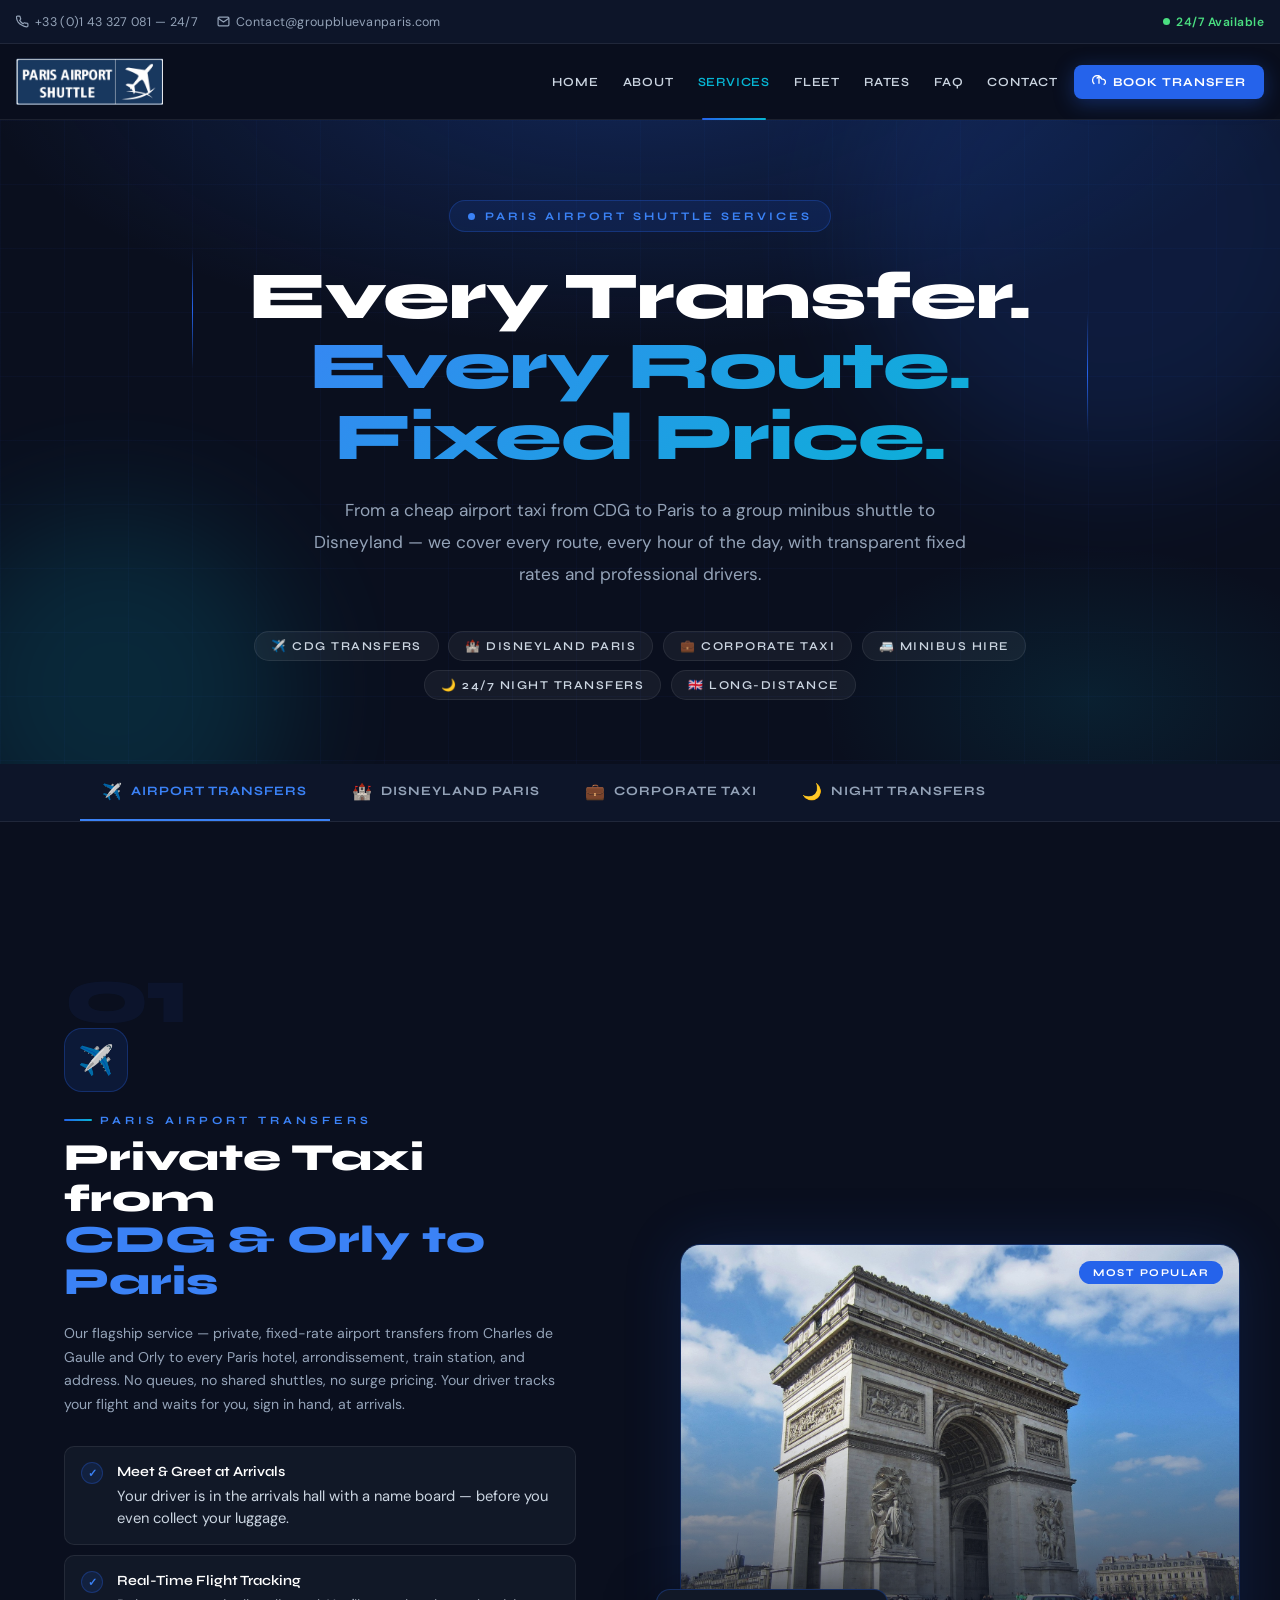
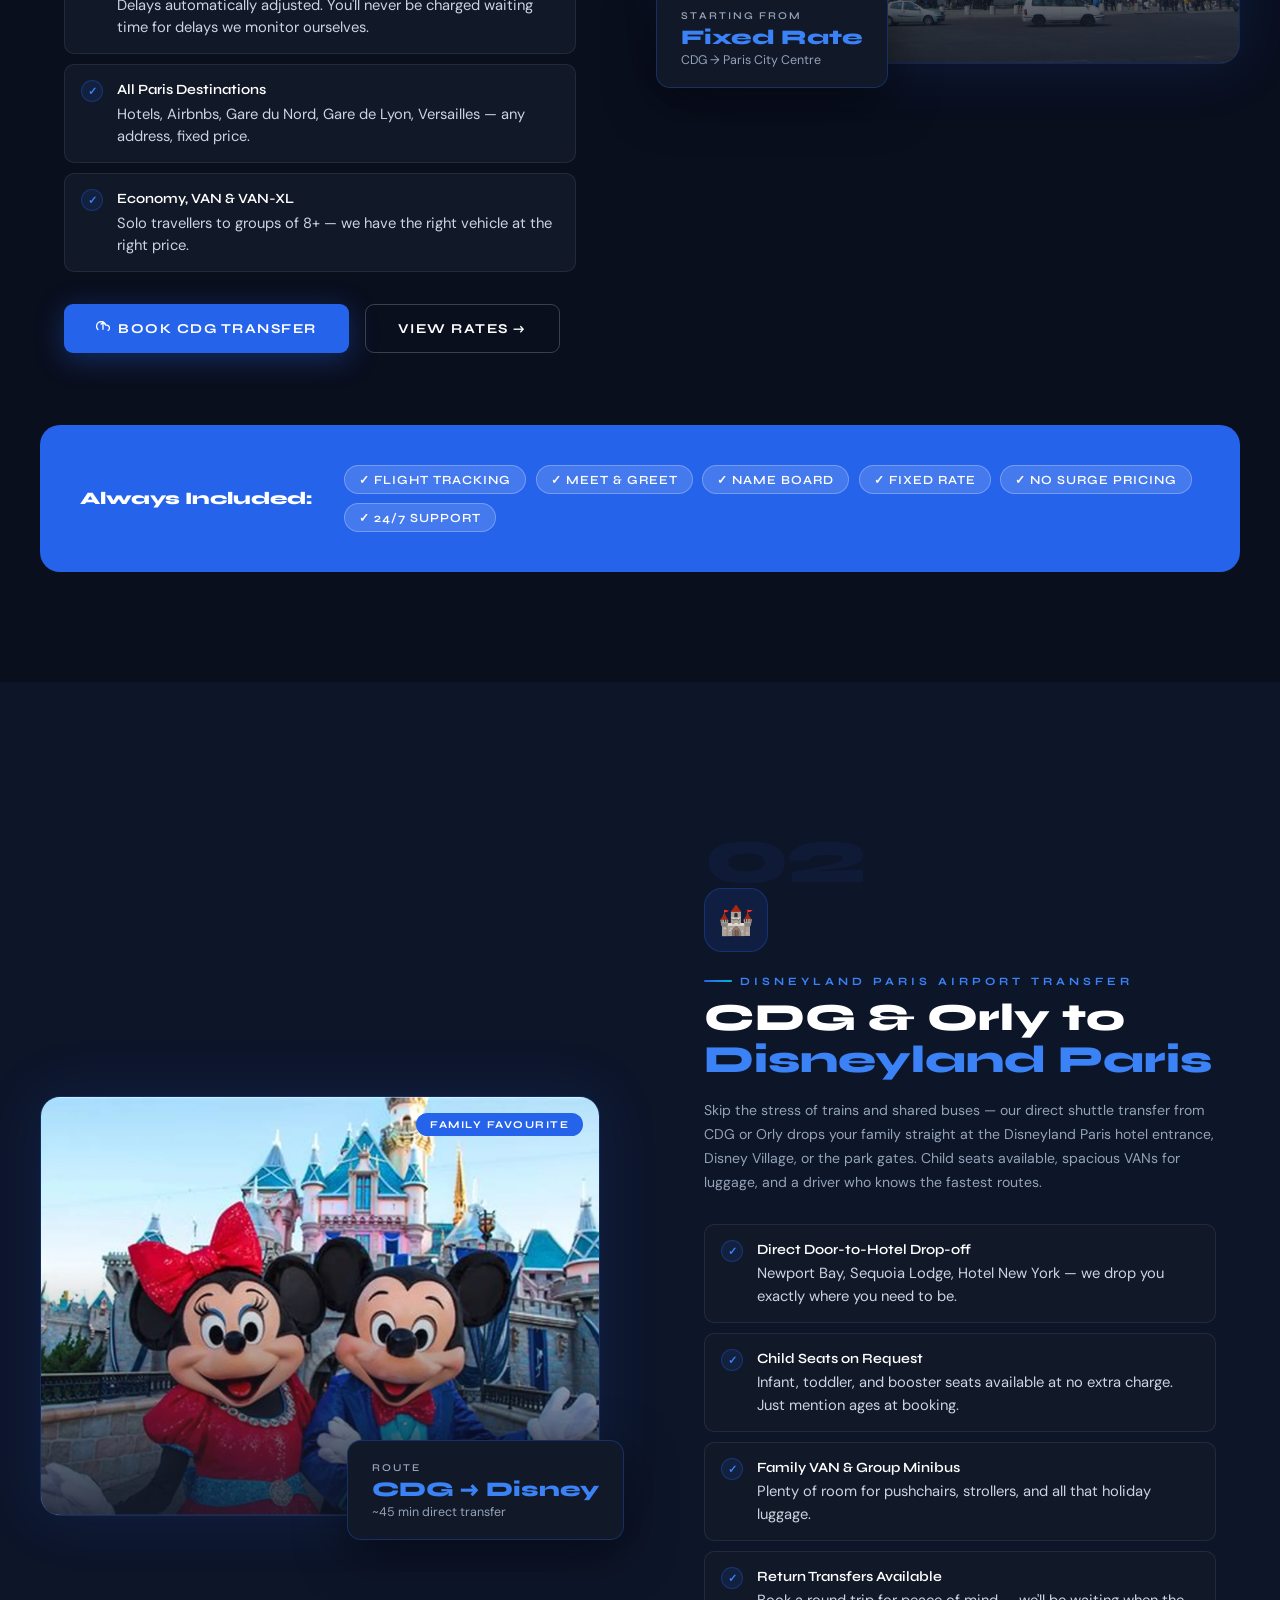
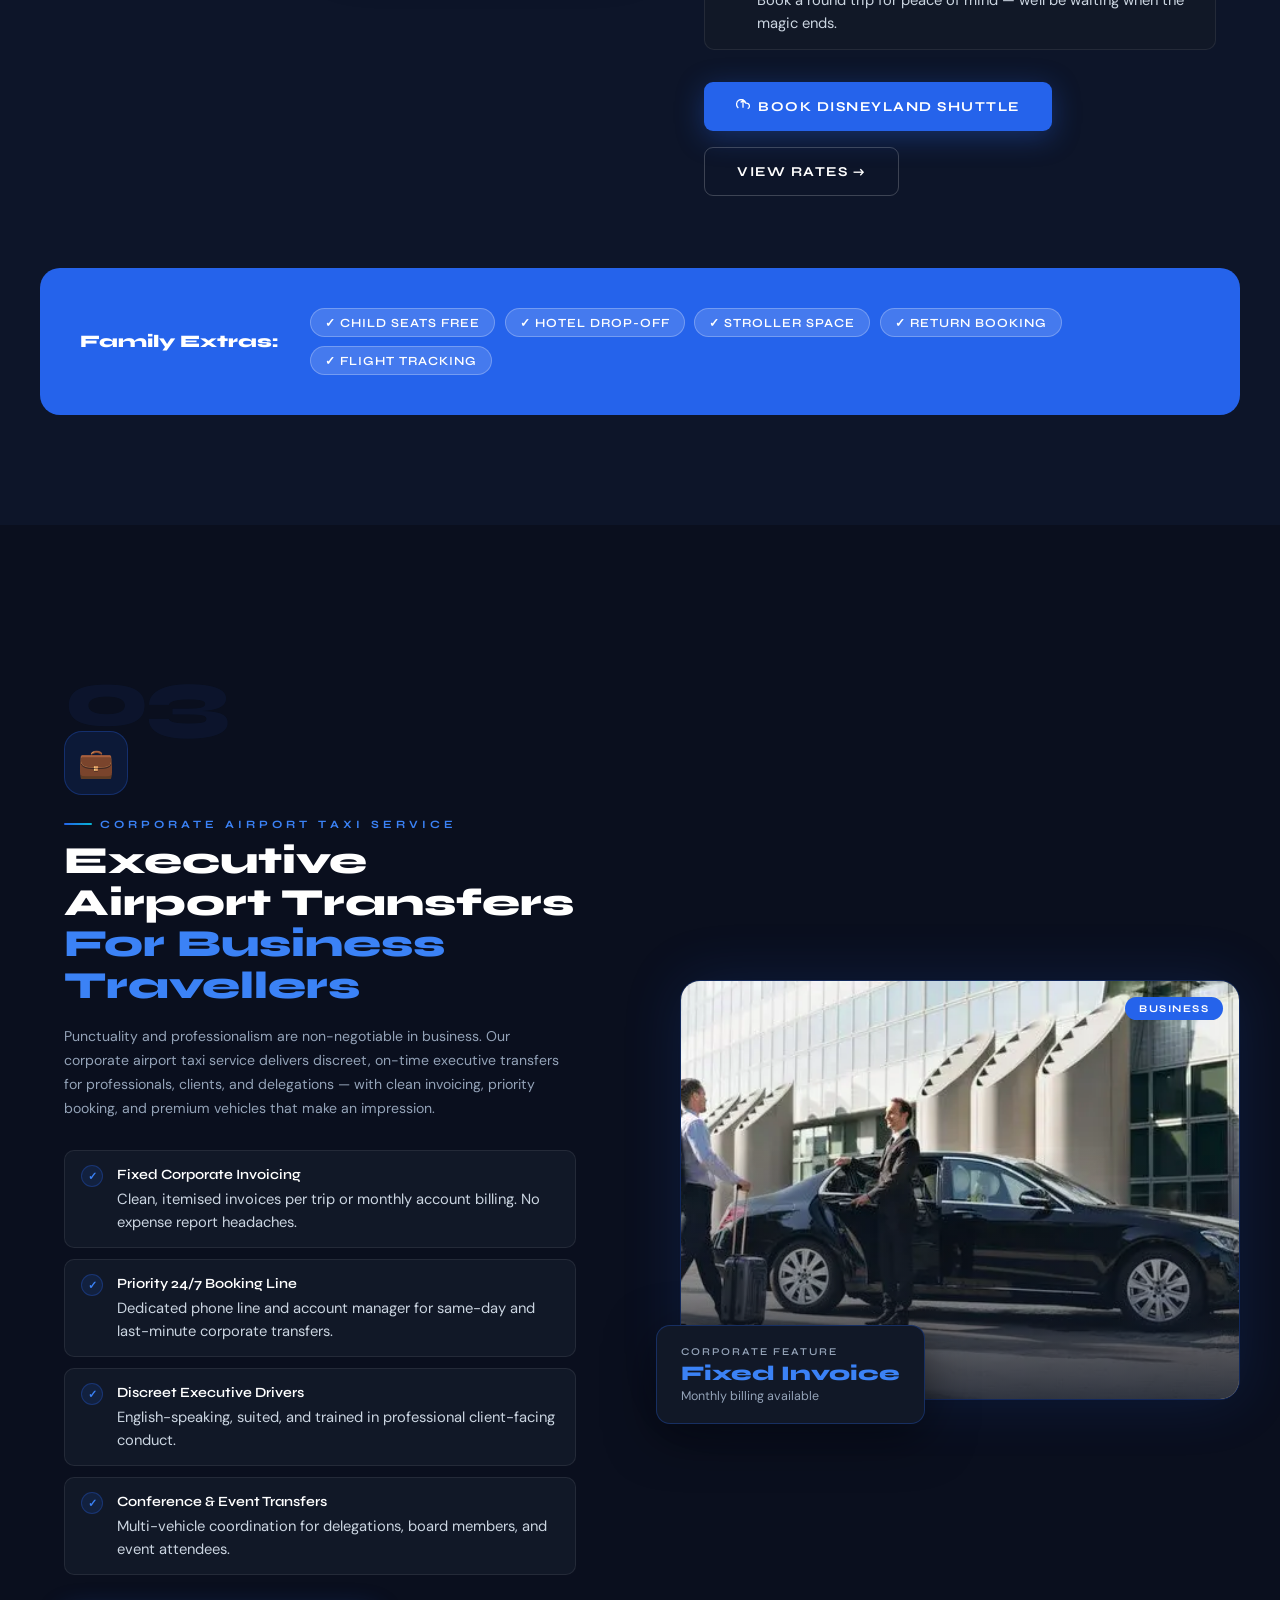
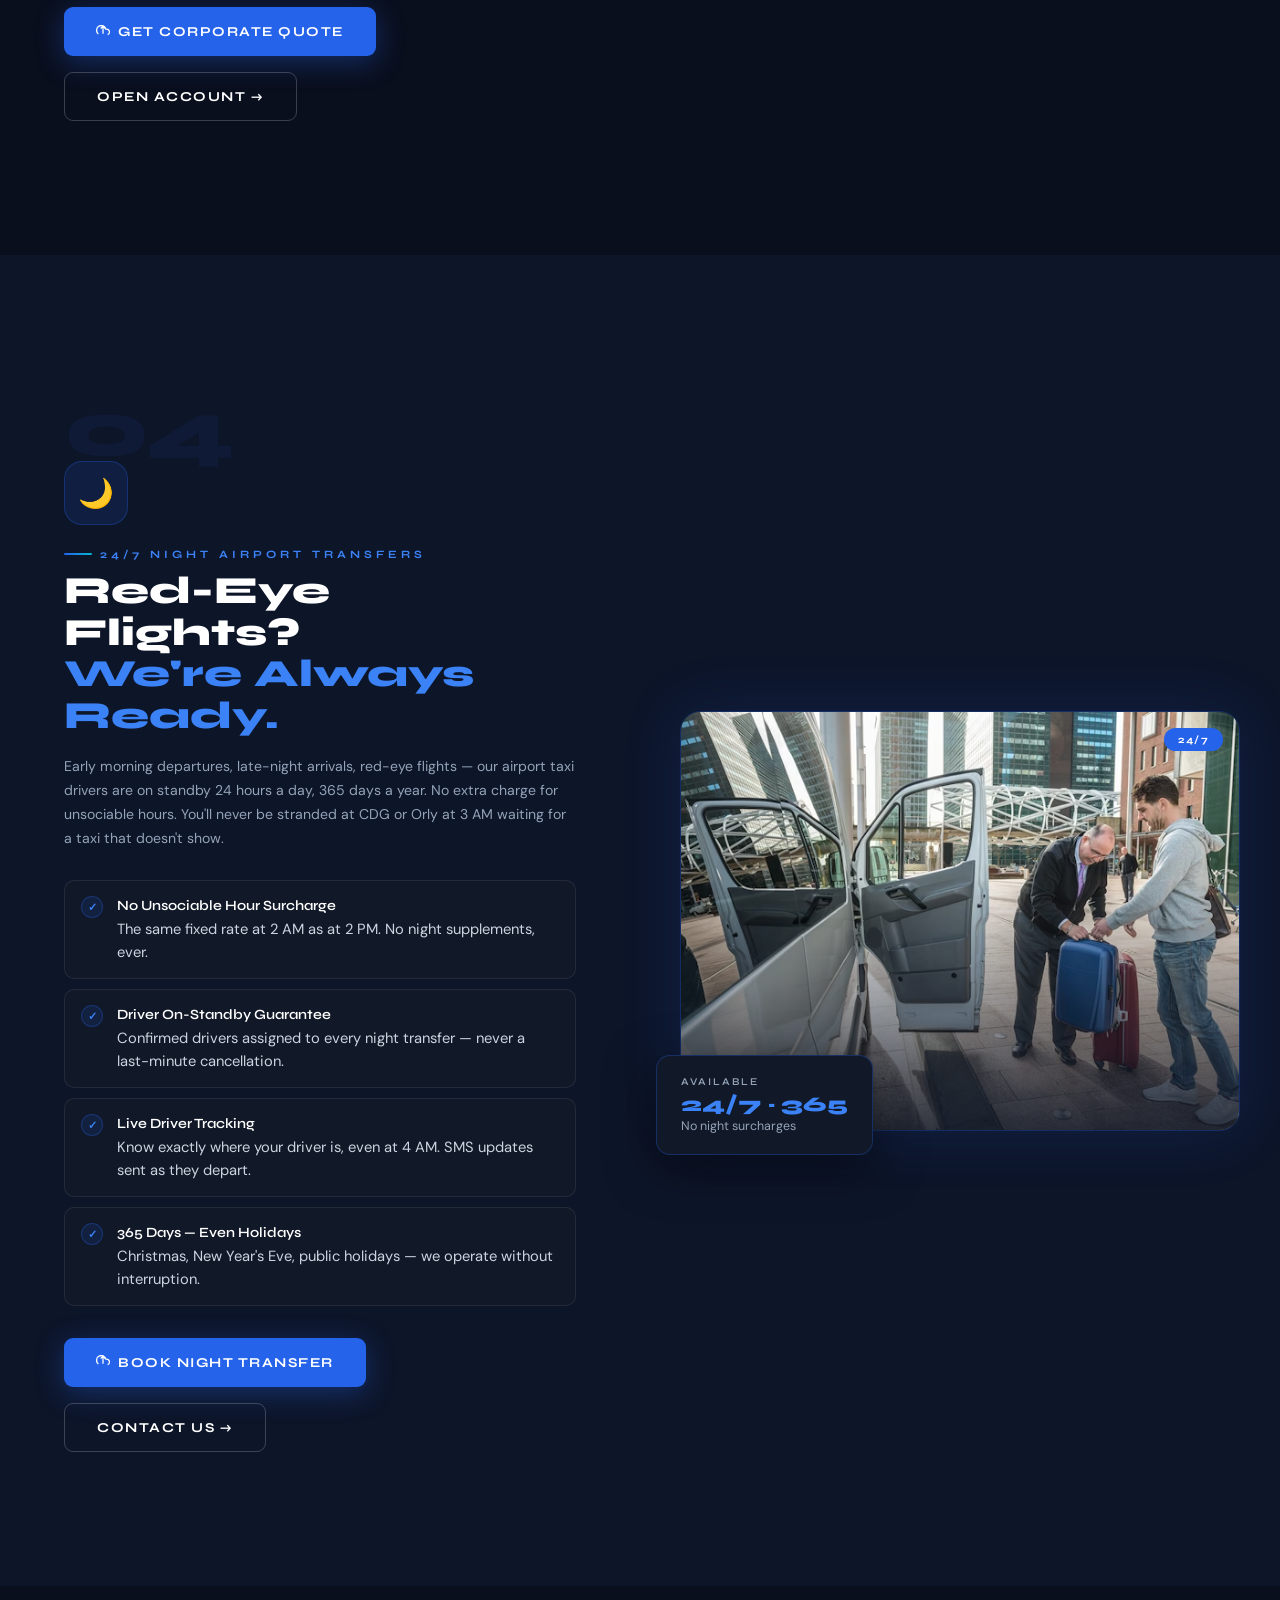
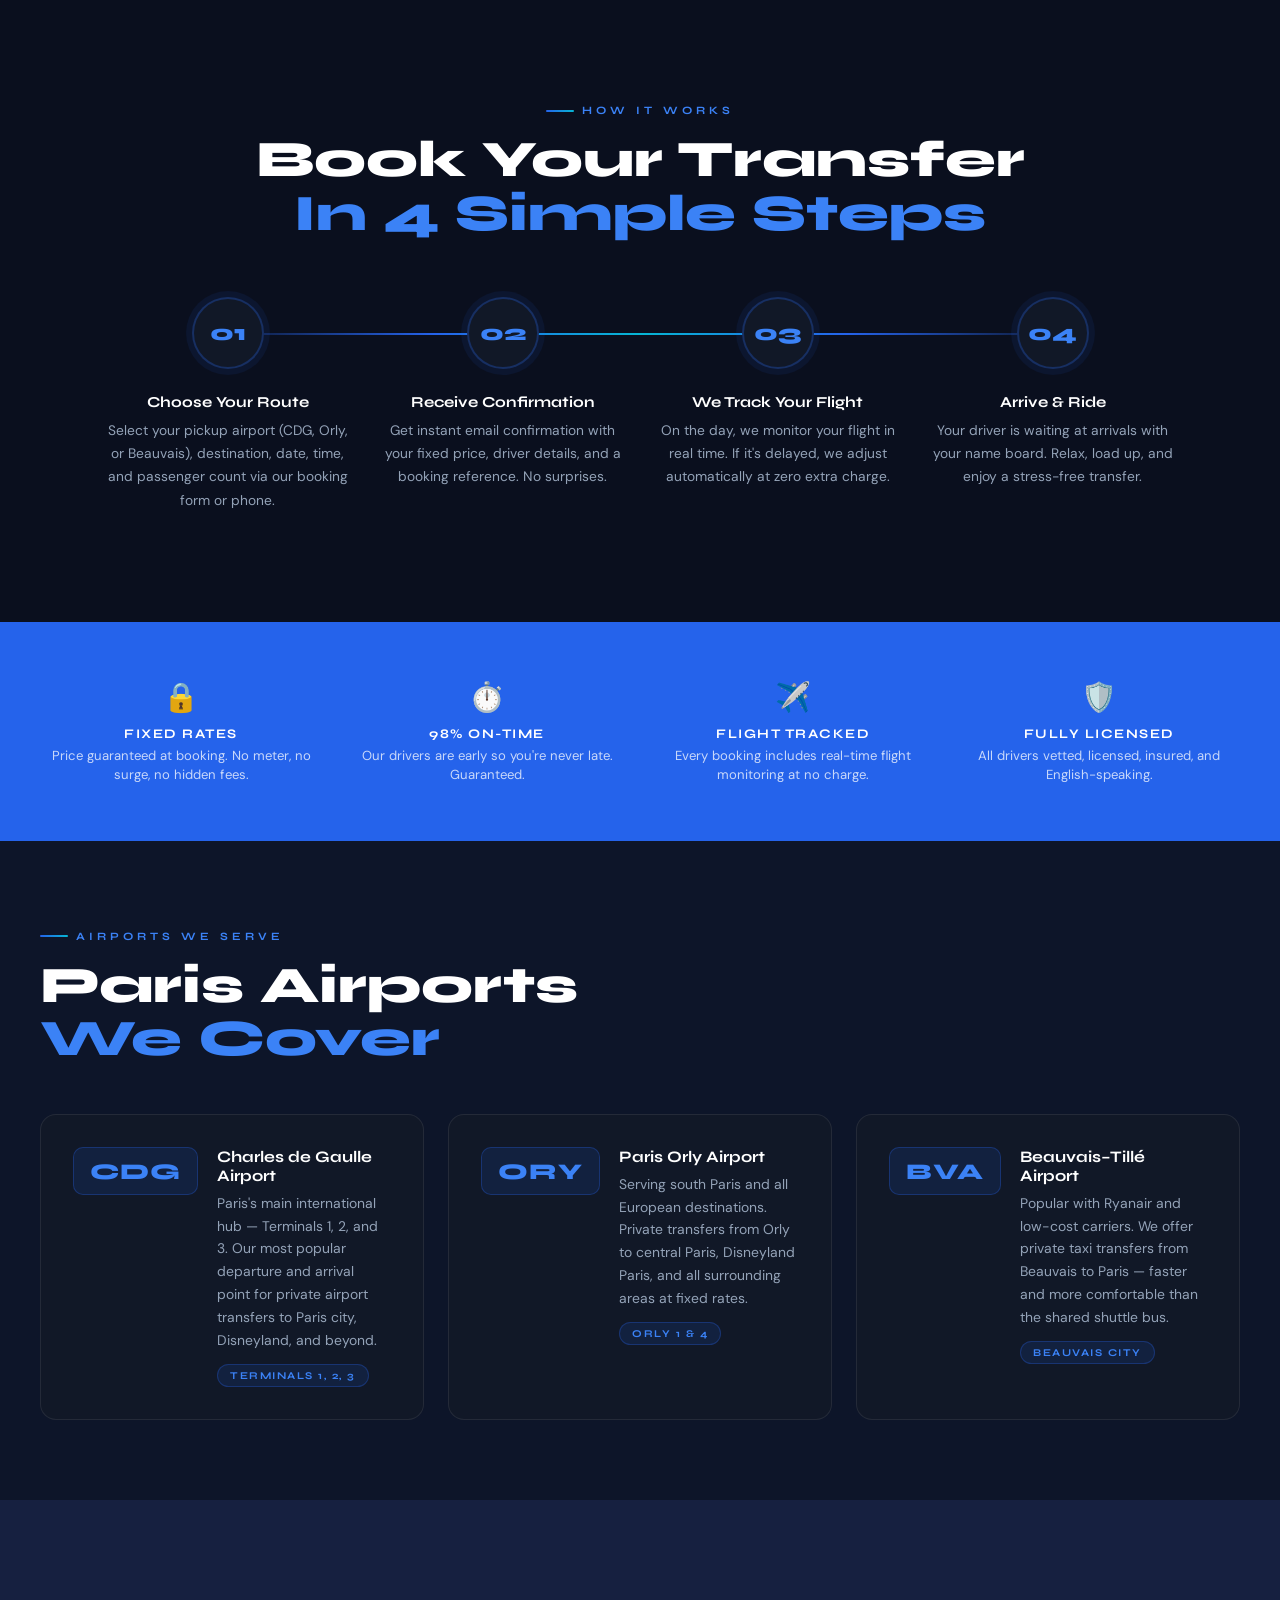
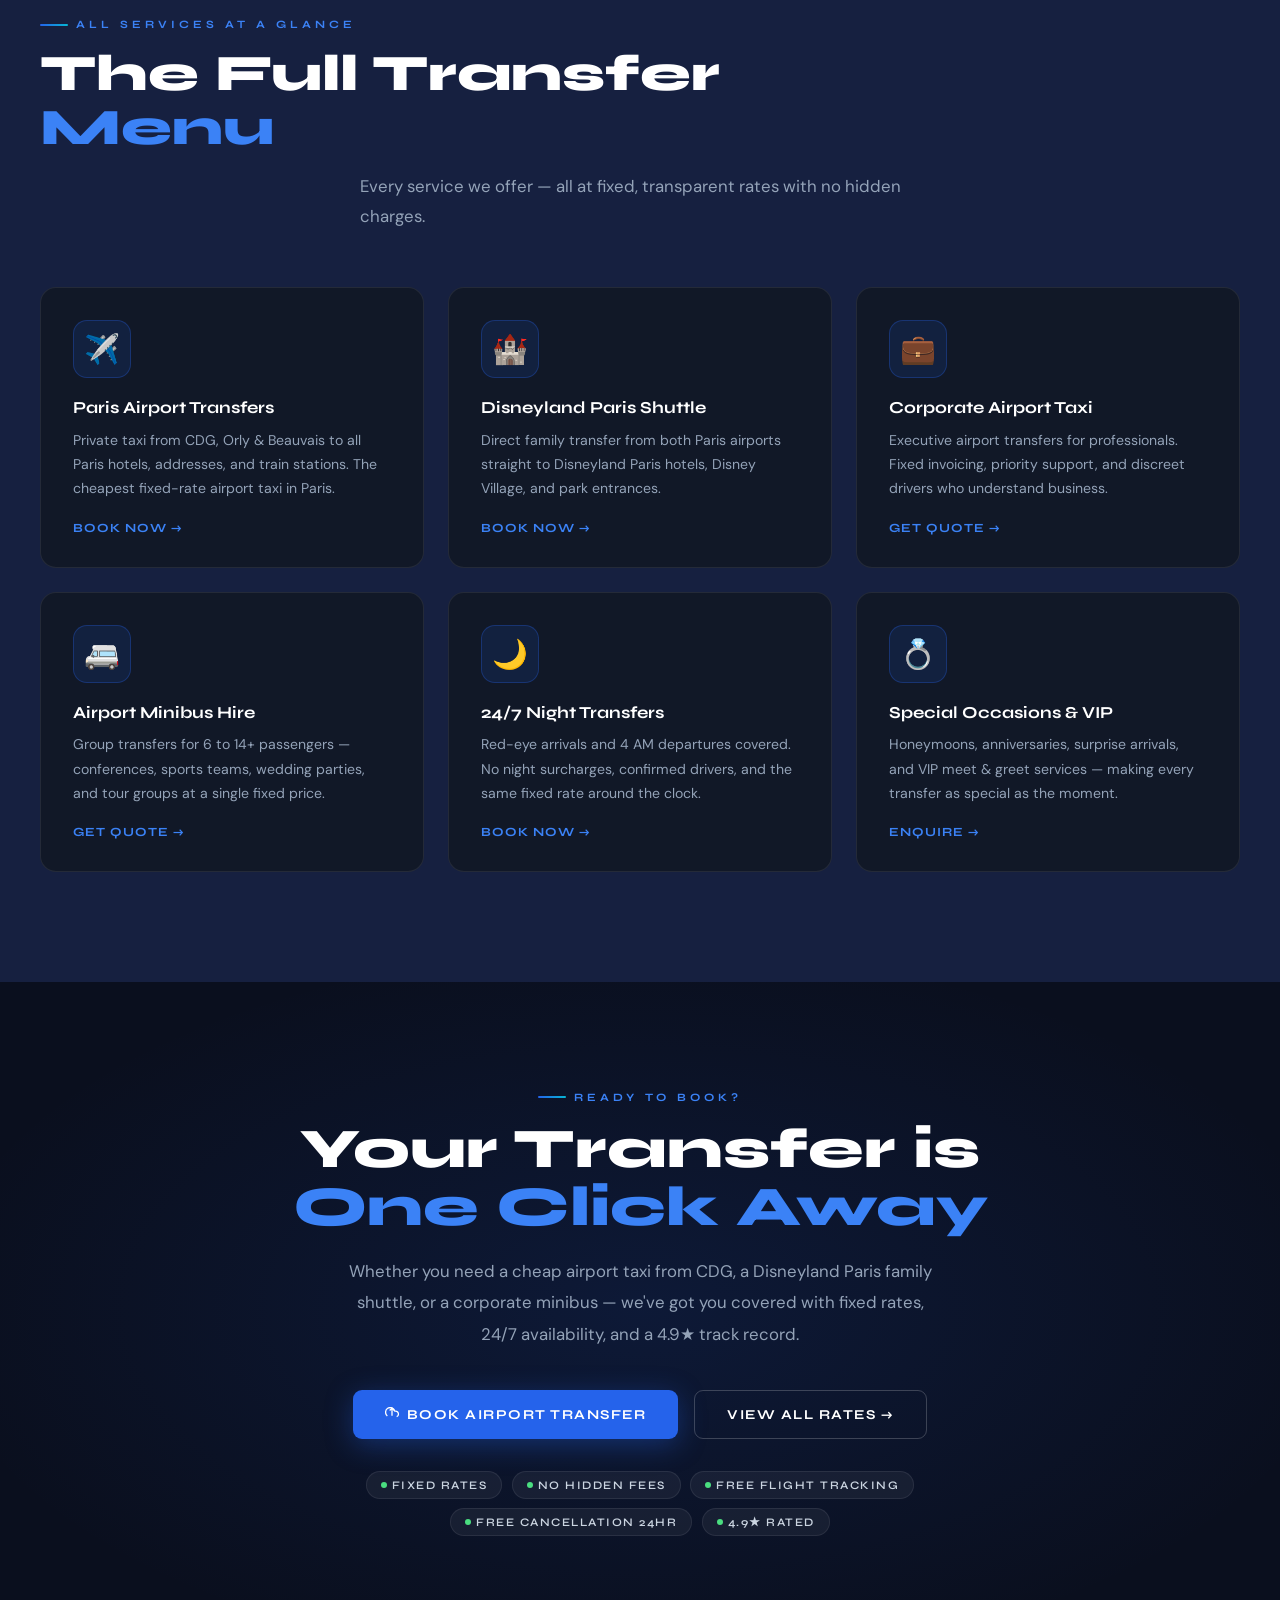
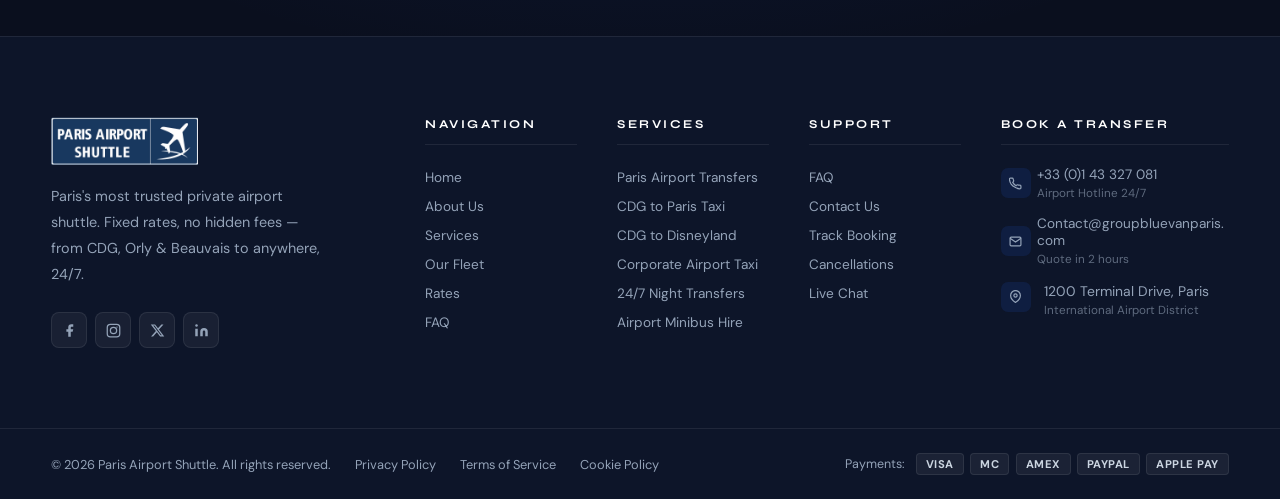
<file: services.html>
<!DOCTYPE html>
<html lang="en">
<head>
    <meta charset="UTF-8"/>
    <meta name="viewport" content="width=device-width, initial-scale=1.0"/>
    <title>Airport Transfer Services Paris | CDG Taxi, Disneyland Shuttle & Minibus Hire</title>
    <meta name="description" content="Explore all Paris Airport Shuttle services — private CDG taxi, Orly transfers, Disneyland Paris shuttles, corporate airport taxi, minibus hire, and 24/7 night transfers. Fixed rates, no hidden fees."/>
    <meta name="keywords" content="paris airport transfer services, taxi from cdg to paris, disneyland paris airport transfer, airport minibus hire paris, corporate airport taxi, orly airport transfer, private airport transfer, cheap airport taxi paris, night airport transfer, airport ride service paris"/>
    <meta name="author" content="Paris Airport Shuttle"/>
    <meta name="robots" content="index, follow"/>
    <link rel="canonical" href="https://parisairportshuttle.fr/services.html"/>
    <link rel="icon" href="img/fav.ico" type="image/x-icon"/>

    <!-- Open Graph -->
    <meta property="og:type" content="website"/>
    <meta property="og:url" content="https://parisairportshuttle.fr/services.html"/>
    <meta property="og:title" content="Airport Transfer Services Paris | Paris Airport Shuttle"/>
    <meta property="og:description" content="Private CDG taxi, Orly transfers, Disneyland Paris shuttles, corporate airport taxi & minibus hire. Fixed rates. Book 24/7."/>
    <meta property="og:image" content="https://parisairportshuttle.fr/img/why-us-groupebluevanparis-xYMIrcvh.webp"/>

    <!-- JSON-LD -->
    <script type="application/ld+json">
    {
        "@context":"https://schema.org",
        "@type":"Service",
        "name":"Paris Airport Shuttle Services",
        "provider":{"@type":"Organization","name":"Paris Airport Shuttle","url":"https://parisairportshuttle.fr"},
        "serviceType":["Airport Transfer","Private Taxi","Minibus Hire","Shuttle Transfer","Corporate Airport Taxi"],
        "areaServed":{"@type":"City","name":"Paris"},
        "url":"https://parisairportshuttle.fr/services.html"
    }
    </script>

    <!-- Fonts -->
    <link rel="preconnect" href="https://fonts.googleapis.com"/>
    <link rel="preconnect" href="https://fonts.gstatic.com" crossorigin/>
    <link href="https://fonts.googleapis.com/css2?family=Syne:wght@400;600;700;800&family=DM+Sans:wght@300;400;500;600&display=swap" rel="stylesheet"/>
    <link rel="stylesheet" href="css/styles.css"/>
    <link rel="stylesheet" href="css/about.css"/>

    
</head>
<body>

    <!-- ══ NAVBAR (injected) ══ -->
    <nav id="mainNav" class="main-nav"></nav>


    <!-- ══════════════════════════════════════════════
         PAGE HERO
    ══════════════════════════════════════════════ -->
    <section class="page-hero">
        <div class="page-hero-bg">
            <div class="hero-orb"></div>
            <div class="hero-orb"></div>
        </div>
        <div class="page-hero-grid"></div>
        <div class="page-hero-content">
            <div class="page-hero-eyebrow">
                <span class="eyebrow-dot"></span>
                Paris Airport Shuttle Services
            </div>
            <h1>
                Every Transfer.
                <em>Every Route. Fixed Price.</em>
            </h1>
            <p class="page-hero-desc">
                From a cheap airport taxi from CDG to Paris to a group minibus shuttle to Disneyland — we cover every route, every hour of the day, with transparent fixed rates and professional drivers.
            </p>
            <div class="hero-tag-row">
                <span class="hero-pill">✈️ CDG Transfers</span>
                <span class="hero-pill">🏰 Disneyland Paris</span>
                <span class="hero-pill">💼 Corporate Taxi</span>
                <span class="hero-pill">🚐 Minibus Hire</span>
                <span class="hero-pill">🌙 24/7 Night Transfers</span>
                <span class="hero-pill">🇬🇧 Long-Distance</span>
            </div>
        </div>
    </section>


    <!-- ══ STICKY SERVICE NAV ══ -->
    <nav class="svc-nav" aria-label="Service sections">
        <div class="svc-nav-inner">
            <a class="svc-nav-link active" href="#airport">
                <span class="svc-nav-icon">✈️</span> Airport Transfers
            </a>
            <a class="svc-nav-link" href="#disneyland">
                <span class="svc-nav-icon">🏰</span> Disneyland Paris
            </a>
            <a class="svc-nav-link" href="#corporate">
                <span class="svc-nav-icon">💼</span> Corporate Taxi
            </a>
            <a class="svc-nav-link" href="#night">
                <span class="svc-nav-icon">🌙</span> Night Transfers
            </a>
        </div>
    </nav>


    <!-- ══════════════════════════════════════════════
         1 — PARIS AIRPORT TRANSFERS
    ══════════════════════════════════════════════ -->
    <section class="svc-section" id="airport">
        <div class="svc-inner">
            <div class="svc-layout">

                <!-- Text -->
                <div class="svc-body reveal-left">
                    <div class="svc-number">01</div>
                    <div class="svc-icon-badge">✈️</div>
                    <div class="section-tag">Paris Airport Transfers</div>
                    <h2>Private Taxi from<br/><span>CDG &amp; Orly to Paris</span></h2>
                    <p class="svc-desc">
                        Our flagship service — private, fixed-rate airport transfers from Charles de Gaulle and Orly to every Paris hotel, arrondissement, train station, and address. No queues, no shared shuttles, no surge pricing. Your driver tracks your flight and waits for you, sign in hand, at arrivals.
                    </p>
                    <div class="svc-features">
                        <div class="svc-feat">
                            <div class="svc-feat-check">✓</div>
                            <div class="svc-feat-text">
                                <strong>Meet &amp; Greet at Arrivals</strong>
                                Your driver is in the arrivals hall with a name board — before you even collect your luggage.
                            </div>
                        </div>
                        <div class="svc-feat">
                            <div class="svc-feat-check">✓</div>
                            <div class="svc-feat-text">
                                <strong>Real-Time Flight Tracking</strong>
                                Delays automatically adjusted. You'll never be charged waiting time for delays we monitor ourselves.
                            </div>
                        </div>
                        <div class="svc-feat">
                            <div class="svc-feat-check">✓</div>
                            <div class="svc-feat-text">
                                <strong>All Paris Destinations</strong>
                                Hotels, Airbnbs, Gare du Nord, Gare de Lyon, Versailles — any address, fixed price.
                            </div>
                        </div>
                        <div class="svc-feat">
                            <div class="svc-feat-check">✓</div>
                            <div class="svc-feat-text">
                                <strong>Economy, VAN &amp; VAN-XL</strong>
                                Solo travellers to groups of 8+ — we have the right vehicle at the right price.
                            </div>
                        </div>
                    </div>
                    <div class="svc-action">
                        <a href="contact.html" class="btn-primary">
                            <svg width="14" height="14" viewBox="0 0 24 24" fill="none" stroke="currentColor" stroke-width="2.2"><path d="M8 6l4-4 4 4M12 2v13"/><path d="M20 16.58A5 5 0 0018 7h-1.26A8 8 0 104 15.25"/></svg>
                            Book CDG Transfer
                        </a>
                        <a href="rates.html" class="btn-outline">View Rates →</a>
                    </div>
                </div>

                <!-- Visual -->
                <div class="svc-visual reveal-right">
                    <div class="svc-img-main">
                        <img src="img/charles de gaulle.jpeg" alt="Private taxi from CDG to Paris" onerror="this.src='https://images.unsplash.com/photo-1436491865332-7a61a109cc05?w=800&q=80'"/>
                        <div class="svc-img-overlay"></div>
                        <div class="svc-img-tag">Most Popular</div>
                    </div>
                    <div class="svc-info-card">
                        <div class="svc-info-card-label">Starting from</div>
                        <div class="svc-info-card-value">Fixed Rate</div>
                        <div class="svc-info-card-sub">CDG → Paris City Centre</div>
                    </div>
                </div>

            </div>

            <!-- Included strip -->
            <div class="included-banner reveal">
                <div class="ib-title">Always Included:</div>
                <div class="ib-items">
                    <span class="ib-item">✓ Flight Tracking</span>
                    <span class="ib-item">✓ Meet &amp; Greet</span>
                    <span class="ib-item">✓ Name Board</span>
                    <span class="ib-item">✓ Fixed Rate</span>
                    <span class="ib-item">✓ No Surge Pricing</span>
                    <span class="ib-item">✓ 24/7 Support</span>
                </div>
            </div>
        </div>
    </section>


    <!-- ══════════════════════════════════════════════
         2 — DISNEYLAND PARIS TRANSFER
    ══════════════════════════════════════════════ -->
    <section class="svc-section" id="disneyland">
        <div class="svc-inner">
            <div class="svc-layout reverse">

                <!-- Text -->
                <div class="svc-body reveal-right">
                    <div class="svc-number">02</div>
                    <div class="svc-icon-badge">🏰</div>
                    <div class="section-tag">Disneyland Paris Airport Transfer</div>
                    <h2>CDG &amp; Orly to<br/><span>Disneyland Paris</span></h2>
                    <p class="svc-desc">
                        Skip the stress of trains and shared buses — our direct shuttle transfer from CDG or Orly drops your family straight at the Disneyland Paris hotel entrance, Disney Village, or the park gates. Child seats available, spacious VANs for luggage, and a driver who knows the fastest routes.
                    </p>
                    <div class="svc-features">
                        <div class="svc-feat">
                            <div class="svc-feat-check">✓</div>
                            <div class="svc-feat-text">
                                <strong>Direct Door-to-Hotel Drop-off</strong>
                                Newport Bay, Sequoia Lodge, Hotel New York — we drop you exactly where you need to be.
                            </div>
                        </div>
                        <div class="svc-feat">
                            <div class="svc-feat-check">✓</div>
                            <div class="svc-feat-text">
                                <strong>Child Seats on Request</strong>
                                Infant, toddler, and booster seats available at no extra charge. Just mention ages at booking.
                            </div>
                        </div>
                        <div class="svc-feat">
                            <div class="svc-feat-check">✓</div>
                            <div class="svc-feat-text">
                                <strong>Family VAN &amp; Group Minibus</strong>
                                Plenty of room for pushchairs, strollers, and all that holiday luggage.
                            </div>
                        </div>
                        <div class="svc-feat">
                            <div class="svc-feat-check">✓</div>
                            <div class="svc-feat-text">
                                <strong>Return Transfers Available</strong>
                                Book a round trip for peace of mind — we'll be waiting when the magic ends.
                            </div>
                        </div>
                    </div>
                    <div class="svc-action">
                        <a href="contact.html" class="btn-primary">
                            <svg width="14" height="14" viewBox="0 0 24 24" fill="none" stroke="currentColor" stroke-width="2.2"><path d="M8 6l4-4 4 4M12 2v13"/><path d="M20 16.58A5 5 0 0018 7h-1.26A8 8 0 104 15.25"/></svg>
                            Book Disneyland Shuttle
                        </a>
                        <a href="rates.html" class="btn-outline">View Rates →</a>
                    </div>
                </div>

                <!-- Visual -->
                <div class="svc-visual reveal-left">
                    <div class="svc-img-main">
                        <img src="img/disney.webp" alt="Disneyland Paris airport transfer" onerror="this.src='https://images.unsplash.com/photo-1520342868574-5fa3804e551c?w=800&q=80'"/>
                        <div class="svc-img-overlay"></div>
                        <div class="svc-img-tag">Family Favourite</div>
                    </div>
                    <div class="svc-info-card" style="left:auto;right:-1.5rem;">
                        <div class="svc-info-card-label">Route</div>
                        <div class="svc-info-card-value">CDG → Disney</div>
                        <div class="svc-info-card-sub">~45 min direct transfer</div>
                    </div>
                </div>

            </div>

            <div class="included-banner reveal">
                <div class="ib-title">Family Extras:</div>
                <div class="ib-items">
                    <span class="ib-item">✓ Child Seats Free</span>
                    <span class="ib-item">✓ Hotel Drop-off</span>
                    <span class="ib-item">✓ Stroller Space</span>
                    <span class="ib-item">✓ Return Booking</span>
                    <span class="ib-item">✓ Flight Tracking</span>
                </div>
            </div>
        </div>
    </section>


    <!-- ══════════════════════════════════════════════
         3 — CORPORATE AIRPORT TAXI
    ══════════════════════════════════════════════ -->
    <section class="svc-section" id="corporate">
        <div class="svc-inner">
            <div class="svc-layout">

                <!-- Text -->
                <div class="svc-body reveal-left">
                    <div class="svc-number">03</div>
                    <div class="svc-icon-badge">💼</div>
                    <div class="section-tag">Corporate Airport Taxi Service</div>
                    <h2>Executive Airport Transfers<br/><span>For Business Travellers</span></h2>
                    <p class="svc-desc">
                        Punctuality and professionalism are non-negotiable in business. Our corporate airport taxi service delivers discreet, on-time executive transfers for professionals, clients, and delegations — with clean invoicing, priority booking, and premium vehicles that make an impression.
                    </p>
                    <div class="svc-features">
                        <div class="svc-feat">
                            <div class="svc-feat-check">✓</div>
                            <div class="svc-feat-text">
                                <strong>Fixed Corporate Invoicing</strong>
                                Clean, itemised invoices per trip or monthly account billing. No expense report headaches.
                            </div>
                        </div>
                        <div class="svc-feat">
                            <div class="svc-feat-check">✓</div>
                            <div class="svc-feat-text">
                                <strong>Priority 24/7 Booking Line</strong>
                                Dedicated phone line and account manager for same-day and last-minute corporate transfers.
                            </div>
                        </div>
                        <div class="svc-feat">
                            <div class="svc-feat-check">✓</div>
                            <div class="svc-feat-text">
                                <strong>Discreet Executive Drivers</strong>
                                English-speaking, suited, and trained in professional client-facing conduct.
                            </div>
                        </div>
                        <div class="svc-feat">
                            <div class="svc-feat-check">✓</div>
                            <div class="svc-feat-text">
                                <strong>Conference &amp; Event Transfers</strong>
                                Multi-vehicle coordination for delegations, board members, and event attendees.
                            </div>
                        </div>
                    </div>
                    <div class="svc-action">
                        <a href="contact.html" class="btn-primary">
                            <svg width="14" height="14" viewBox="0 0 24 24" fill="none" stroke="currentColor" stroke-width="2.2"><path d="M8 6l4-4 4 4M12 2v13"/><path d="M20 16.58A5 5 0 0018 7h-1.26A8 8 0 104 15.25"/></svg>
                            Get Corporate Quote
                        </a>
                        <a href="contact.html" class="btn-outline">Open Account →</a>
                    </div>
                </div>

                <!-- Visual -->
                <div class="svc-visual reveal-right">
                    <div class="svc-img-main">
                        <img src="img/why-us-groupebluevanparis-xYMIrcvh.webp" alt="Corporate airport taxi Paris" onerror="this.src='https://images.unsplash.com/photo-1449965408869-eaa3f722e40d?w=800&q=80'"/>
                        <div class="svc-img-overlay"></div>
                        <div class="svc-img-tag">Business</div>
                    </div>
                    <div class="svc-info-card">
                        <div class="svc-info-card-label">Corporate Feature</div>
                        <div class="svc-info-card-value">Fixed Invoice</div>
                        <div class="svc-info-card-sub">Monthly billing available</div>
                    </div>
                </div>

            </div>
        </div>
    </section>


    <!-- ══════════════════════════════════════════════
         4 — 24/7 NIGHT TRANSFERS
    ══════════════════════════════════════════════ -->
    <section class="svc-section" id="night">
        <div class="svc-inner">
            <div class="svc-layout">

                <!-- Text -->
                <div class="svc-body reveal-left">
                    <div class="svc-number">04</div>
                    <div class="svc-icon-badge">🌙</div>
                    <div class="section-tag">24/7 Night Airport Transfers</div>
                    <h2>Red-Eye Flights?<br/><span>We're Always Ready.</span></h2>
                    <p class="svc-desc">
                        Early morning departures, late-night arrivals, red-eye flights — our airport taxi drivers are on standby 24 hours a day, 365 days a year. No extra charge for unsociable hours. You'll never be stranded at CDG or Orly at 3 AM waiting for a taxi that doesn't show.
                    </p>
                    <div class="svc-features">
                        <div class="svc-feat">
                            <div class="svc-feat-check">✓</div>
                            <div class="svc-feat-text">
                                <strong>No Unsociable Hour Surcharge</strong>
                                The same fixed rate at 2 AM as at 2 PM. No night supplements, ever.
                            </div>
                        </div>
                        <div class="svc-feat">
                            <div class="svc-feat-check">✓</div>
                            <div class="svc-feat-text">
                                <strong>Driver On-Standby Guarantee</strong>
                                Confirmed drivers assigned to every night transfer — never a last-minute cancellation.
                            </div>
                        </div>
                        <div class="svc-feat">
                            <div class="svc-feat-check">✓</div>
                            <div class="svc-feat-text">
                                <strong>Live Driver Tracking</strong>
                                Know exactly where your driver is, even at 4 AM. SMS updates sent as they depart.
                            </div>
                        </div>
                        <div class="svc-feat">
                            <div class="svc-feat-check">✓</div>
                            <div class="svc-feat-text">
                                <strong>365 Days — Even Holidays</strong>
                                Christmas, New Year's Eve, public holidays — we operate without interruption.
                            </div>
                        </div>
                    </div>
                    <div class="svc-action">
                        <a href="contact.html" class="btn-primary">
                            <svg width="14" height="14" viewBox="0 0 24 24" fill="none" stroke="currentColor" stroke-width="2.2"><path d="M8 6l4-4 4 4M12 2v13"/><path d="M20 16.58A5 5 0 0018 7h-1.26A8 8 0 104 15.25"/></svg>
                            Book Night Transfer
                        </a>
                        <a href="contact.html" class="btn-outline">Contact Us →</a>
                    </div>
                </div>

                <!-- Visual -->
                <div class="svc-visual reveal-right">
                    <div class="svc-img-main">
                        <img src="img/23f0c76639c0343b064c4335d881bfe5-This is a Photograph of Luggage assistance.avif" alt="Night airport transfer Paris" onerror="this.src='https://images.unsplash.com/photo-1528892952291-009c663ce843?w=800&q=80'"/>
                        <div class="svc-img-overlay"></div>
                        <div class="svc-img-tag">24/7</div>
                    </div>
                    <div class="svc-info-card">
                        <div class="svc-info-card-label">Available</div>
                        <div class="svc-info-card-value">24/7 · 365</div>
                        <div class="svc-info-card-sub">No night surcharges</div>
                    </div>
                </div>

            </div>
        </div>
    </section>


    <!-- ══════════════════════════════════════════════
         HOW IT WORKS
    ══════════════════════════════════════════════ -->
    <section class="how-section">
        <div class="how-inner">
            <div class="section-tag reveal" style="justify-content:center;">How It Works</div>
            <h2 class="section-title reveal d1">Book Your Transfer<br/><span>In 4 Simple Steps</span></h2>

            <div class="how-steps">
                <div class="how-step reveal d1">
                    <div class="how-step-num">01</div>
                    <h4>Choose Your Route</h4>
                    <p>Select your pickup airport (CDG, Orly, or Beauvais), destination, date, time, and passenger count via our booking form or phone.</p>
                </div>
                <div class="how-step reveal d2">
                    <div class="how-step-num">02</div>
                    <h4>Receive Confirmation</h4>
                    <p>Get instant email confirmation with your fixed price, driver details, and a booking reference. No surprises.</p>
                </div>
                <div class="how-step reveal d3">
                    <div class="how-step-num">03</div>
                    <h4>We Track Your Flight</h4>
                    <p>On the day, we monitor your flight in real time. If it's delayed, we adjust automatically at zero extra charge.</p>
                </div>
                <div class="how-step reveal d4">
                    <div class="how-step-num">04</div>
                    <h4>Arrive &amp; Ride</h4>
                    <p>Your driver is waiting at arrivals with your name board. Relax, load up, and enjoy a stress-free transfer.</p>
                </div>
            </div>
        </div>
    </section>


    <!-- ══════════════════════════════════════════════
         WHY US STRIP
    ══════════════════════════════════════════════ -->
    <div class="why-strip">
        <div class="why-strip-inner">
            <div class="ws-item reveal d1">
                <div class="ws-icon">🔒</div>
                <div class="ws-label">Fixed Rates</div>
                <div class="ws-text">Price guaranteed at booking. No meter, no surge, no hidden fees.</div>
            </div>
            <div class="ws-item reveal d2">
                <div class="ws-icon">⏱️</div>
                <div class="ws-label">98% On-Time</div>
                <div class="ws-text">Our drivers are early so you're never late. Guaranteed.</div>
            </div>
            <div class="ws-item reveal d3">
                <div class="ws-icon">✈️</div>
                <div class="ws-label">Flight Tracked</div>
                <div class="ws-text">Every booking includes real-time flight monitoring at no charge.</div>
            </div>
            <div class="ws-item reveal d4">
                <div class="ws-icon">🛡️</div>
                <div class="ws-label">Fully Licensed</div>
                <div class="ws-text">All drivers vetted, licensed, insured, and English-speaking.</div>
            </div>
        </div>
    </div>


    <!-- ══════════════════════════════════════════════
         AIRPORTS WE SERVE
    ══════════════════════════════════════════════ -->
    <section class="airports-section">
        <div class="airports-inner">
            <div class="section-tag reveal">Airports We Serve</div>
            <h2 class="section-title reveal d1">Paris Airports<br/><span>We Cover</span></h2>

            <div class="airports-grid">
                <div class="airport-card reveal d1">
                    <div class="airport-code">CDG</div>
                    <div class="airport-info">
                        <h4>Charles de Gaulle Airport</h4>
                        <p>Paris's main international hub — Terminals 1, 2, and 3. Our most popular departure and arrival point for private airport transfers to Paris city, Disneyland, and beyond.</p>
                        <span class="airport-tag">Terminals 1, 2, 3</span>
                    </div>
                </div>
                <div class="airport-card reveal d2">
                    <div class="airport-code">ORY</div>
                    <div class="airport-info">
                        <h4>Paris Orly Airport</h4>
                        <p>Serving south Paris and all European destinations. Private transfers from Orly to central Paris, Disneyland Paris, and all surrounding areas at fixed rates.</p>
                        <span class="airport-tag">Orly 1 &amp; 4</span>
                    </div>
                </div>
                <div class="airport-card reveal d3">
                    <div class="airport-code">BVA</div>
                    <div class="airport-info">
                        <h4>Beauvais–Tillé Airport</h4>
                        <p>Popular with Ryanair and low-cost carriers. We offer private taxi transfers from Beauvais to Paris — faster and more comfortable than the shared shuttle bus.</p>
                        <span class="airport-tag">Beauvais City</span>
                    </div>
                </div>
            </div>
        </div>
    </section>


    <!-- ══════════════════════════════════════════════
         ALL SERVICES QUICK GRID
    ══════════════════════════════════════════════ -->
    <section class="all-services-section">
        <div class="all-services-inner">
            <div class="section-tag reveal">All Services at a Glance</div>
            <h2 class="section-title reveal d1">The Full Transfer<br/><span>Menu</span></h2>
            <p class="section-sub reveal d2" style="max-width:560px;margin:0 auto 0;">Every service we offer — all at fixed, transparent rates with no hidden charges.</p>

            <div class="all-services-grid">
                <div class="as-card reveal d1">
                    <div class="as-icon">✈️</div>
                    <h3>Paris Airport Transfers</h3>
                    <p>Private taxi from CDG, Orly &amp; Beauvais to all Paris hotels, addresses, and train stations. The cheapest fixed-rate airport taxi in Paris.</p>
                    <a href="#airport" class="as-link">Book Now →</a>
                </div>
                <div class="as-card reveal d2">
                    <div class="as-icon">🏰</div>
                    <h3>Disneyland Paris Shuttle</h3>
                    <p>Direct family transfer from both Paris airports straight to Disneyland Paris hotels, Disney Village, and park entrances.</p>
                    <a href="#disneyland" class="as-link">Book Now →</a>
                </div>
                <div class="as-card reveal d3">
                    <div class="as-icon">💼</div>
                    <h3>Corporate Airport Taxi</h3>
                    <p>Executive airport transfers for professionals. Fixed invoicing, priority support, and discreet drivers who understand business.</p>
                    <a href="#corporate" class="as-link">Get Quote →</a>
                </div>
                <div class="as-card reveal d1">
                    <div class="as-icon">🚐</div>
                    <h3>Airport Minibus Hire</h3>
                    <p>Group transfers for 6 to 14+ passengers — conferences, sports teams, wedding parties, and tour groups at a single fixed price.</p>
                    <a href="#minibus" class="as-link">Get Quote →</a>
                </div>
                <div class="as-card reveal d2">
                    <div class="as-icon">🌙</div>
                    <h3>24/7 Night Transfers</h3>
                    <p>Red-eye arrivals and 4 AM departures covered. No night surcharges, confirmed drivers, and the same fixed rate around the clock.</p>
                    <a href="#night" class="as-link">Book Now →</a>
                </div>
                <div class="as-card reveal d3">
                    <div class="as-icon">💍</div>
                    <h3>Special Occasions &amp; VIP</h3>
                    <p>Honeymoons, anniversaries, surprise arrivals, and VIP meet &amp; greet services — making every transfer as special as the moment.</p>
                    <a href="#special" class="as-link">Enquire →</a>
                </div>
            </div>
        </div>
    </section>


    <!-- ══════════════════════════════════════════════
         CTA
    ══════════════════════════════════════════════ -->
    <section class="svc-cta">
        <div class="cta-inner">
            <div class="section-tag reveal" style="justify-content:center;">Ready to Book?</div>
            <h2 class="reveal d1">
                Your Transfer is<br/><span>One Click Away</span>
            </h2>
            <p class="reveal d2">
                Whether you need a cheap airport taxi from CDG, a Disneyland Paris family shuttle, or a corporate minibus — we've got you covered with fixed rates, 24/7 availability, and a 4.9★ track record.
            </p>
            <div class="cta-btns reveal d3">
                <a href="contact.html" class="btn-primary">
                    <svg width="14" height="14" viewBox="0 0 24 24" fill="none" stroke="currentColor" stroke-width="2.2"><path d="M8 6l4-4 4 4M12 2v13"/><path d="M20 16.58A5 5 0 0018 7h-1.26A8 8 0 104 15.25"/></svg>
                    Book Airport Transfer
                </a>
                <a href="rates.html" class="btn-outline">View All Rates →</a>
            </div>
            <div class="cta-guarantees reveal d4">
                <span class="cta-chip"><span class="cta-chip-dot"></span>Fixed Rates</span>
                <span class="cta-chip"><span class="cta-chip-dot"></span>No Hidden Fees</span>
                <span class="cta-chip"><span class="cta-chip-dot"></span>Free Flight Tracking</span>
                <span class="cta-chip"><span class="cta-chip-dot"></span>Free Cancellation 24hr</span>
                <span class="cta-chip"><span class="cta-chip-dot"></span>4.9★ Rated</span>
            </div>
        </div>
    </section>


    <!-- ══ FOOTER (injected) ══ -->
    <div id="footer"></div>
    <button class="scroll-top" id="scrollTop" aria-label="Back to top" type="button">↑</button>


    <!-- Inject navbar & footer -->
    <script>
        Promise.all([
            fetch('navbar.html').then(r => r.text()).then(d => { document.getElementById('mainNav').outerHTML = d; }),
            fetch('footer.html').then(r => r.text()).then(d => { document.getElementById('footer').innerHTML = d; })
        ]).then(() => {
            if (window.initializeSiteChrome) window.initializeSiteChrome();
        }).catch(() => {
            if (window.initializeSiteChrome) window.initializeSiteChrome();
        });
    </script>

    <!-- Suppress Google bar -->
    <script>
    (function(){
        function kill(){
            document.querySelectorAll('.goog-te-banner-frame,iframe.goog-te-banner-frame').forEach(el=>el.style.display='none');
            document.body.style.top='0';document.body.style.position='';
            document.documentElement.style.marginTop='0';
        }
        var obs=new MutationObserver(kill);
        function start(){
            kill();
            obs.observe(document.documentElement,{childList:true,subtree:true});
            var t=0,iv=setInterval(function(){kill();if(++t>20)clearInterval(iv);},300);
        }
        document.readyState==='loading'?document.addEventListener('DOMContentLoaded',start):start();
    })();
    </script>

    <!-- Sticky nav active state on scroll -->
    <script>
    (function(){
        const links = document.querySelectorAll('.svc-nav-link[href^="#"]');
        const sections = Array.from(links).map(l => document.querySelector(l.getAttribute('href'))).filter(Boolean);

        function setActive(){
            const mid = window.scrollY + window.innerHeight * .35;
            let current = sections[0];
            sections.forEach(s => { if(s.offsetTop <= mid) current = s; });
            links.forEach(l => {
                l.classList.toggle('active', l.getAttribute('href') === '#' + current.id);
            });
        }

        window.addEventListener('scroll', setActive, {passive:true});
        links.forEach(l => {
            l.addEventListener('click', function(e){
                e.preventDefault();
                const target = document.querySelector(l.getAttribute('href'));
                if(target) target.scrollIntoView({behavior:'smooth'});
            });
        });
        setActive();
    })();
    </script>

    <script src="js/script.js"></script>
</body>
</html>
</file>
<file: css/styles.css>
/* ═══════════════════════════════════════════════════════
   PARIS AIRPORT SHUTTLE — styles.css  (responsive fix)
   Color: Deep Navy + Electric Blue + White
════════════════════════════════════════════════════════ */

@import url('https://fonts.googleapis.com/css2?family=Syne:wght@400;600;700;800&family=DM+Sans:wght@300;400;500;600&display=swap');

/* ── CUSTOM PROPERTIES ─────────────────────────────── */
:root {
    --navy:         #0a0f1e;
    --navy-mid:     #0d1529;
    --navy-light:   #162040;
    --navy-card:    #111827;
    --blue:         #2563eb;
    --blue-light:   #3b82f6;
    --blue-glow:    rgba(37,99,235,0.35);
    --blue-dim:     rgba(37,99,235,0.12);
    --cyan:         #06b6d4;
    --white:        #ffffff;
    --off-white:    #f0f4ff;
    --grey:         #94a3b8;
    --grey-light:   #cbd5e1;
    --border:       rgba(255,255,255,0.08);
    --border-blue:  rgba(37,99,235,0.3);
    --topbar-h:     44px;
    --nav-h:        76px;
    --radius:       12px;
    --page-max-width: 1280px;
    /* FIX: was min(75vw,…) which was too narrow on tablets */
    --page-shell-width: min(92vw, var(--page-max-width));
    --chrome-shell-width: min(calc(100vw - 2rem), var(--page-max-width));
}

/* ── RESET ──────────────────────────────────────────── */
*,*::before,*::after { margin:0; padding:0; box-sizing:border-box; }
html { scroll-behavior:smooth; margin-top:0 !important; overflow-x:clip; }

body {
    font-family:'DM Sans',sans-serif;
    background:var(--navy);
    color:var(--white);
    overflow-x:clip;
    padding-top:calc(var(--topbar-h) + var(--nav-h));
    top:0 !important;
    position:static !important;
}

img { display:block; max-width:100%; }
a { text-decoration:none; }

/* ── LAYOUT ─────────────────────────────────────────── */
.section-inner {
    width:min(100%, var(--page-shell-width));
    max-width:var(--page-max-width);
    margin:0 auto;
    padding:0;
}
.section-inner.centered { text-align:center; }

.section-tag {
    display:inline-flex; align-items:center; gap:8px;
    font-family:'Syne',sans-serif; font-size:.7rem; letter-spacing:4px;
    text-transform:uppercase; color:var(--blue-light); font-weight:700;
    margin-bottom:1rem;
}
.section-tag::before {
    content:''; width:28px; height:2px;
    background:linear-gradient(90deg,var(--blue),var(--cyan));
    border-radius:2px;
}

.section-title {
    font-family:'Syne',sans-serif; font-weight:800;
    font-size:clamp(2rem,4vw,3.5rem);
    color:var(--white); line-height:1.05; margin-bottom:1rem;
}
.section-title span { color:var(--blue-light); }

.section-sub {
    font-size:1.05rem; color:var(--grey); line-height:1.8;
    max-width:560px; margin:0 auto;
}

/* ── SCROLL REVEAL ──────────────────────────────────── */
.reveal {
    opacity:0; transform:translateY(36px);
    transition:opacity .75s ease, transform .75s ease;
}
.reveal.visible { opacity:1; transform:translateY(0); }
.reveal-left { opacity:0; transform:translateX(-24px); transition:opacity .8s ease, transform .8s ease; }
.reveal-left.visible { opacity:1; transform:translateX(0); }
/* FIX: clip translateX reveals so they never overflow the viewport */
.reveal-right { opacity:0; transform:translateX(24px); transition:opacity .8s ease, transform .8s ease; }
.reveal-right.visible { opacity:1; transform:translateX(0); }
.d1 { transition-delay:.1s; }
.d2 { transition-delay:.2s; }
.d3 { transition-delay:.3s; }
.d4 { transition-delay:.4s; }
.d5 { transition-delay:.5s; }


/* ══════════════════════════════════════════════════════
   TOPBAR
══════════════════════════════════════════════════════ */
.topbar {
    background:var(--navy-mid);
    border-bottom:1px solid var(--border);
    height:var(--topbar-h);
    position:fixed; top:0; left:0; right:0; z-index:1100;
    transition:transform .35s ease;
}
.topbar.hidden { transform:translateY(-100%); }

.topbar-inner {
    width:var(--chrome-shell-width); max-width:var(--page-max-width);
    margin:0 auto; padding:0;
    height:100%; display:flex; align-items:center;
    justify-content:space-between; gap:1rem;
}
.topbar-left, .topbar-right { display:flex; align-items:center; gap:1.2rem; }
.topbar-left { min-width:0; flex:1 1 auto; }
.topbar-right { flex-shrink:0; }

.topbar-link {
    display:flex; align-items:center; gap:6px;
    font-size:.78rem; color:var(--grey); transition:color .2s; letter-spacing:.3px;
    min-width:0; white-space:nowrap;
}
.topbar-link svg { flex-shrink:0; }
.topbar-link:hover { color:var(--blue-light); }

.topbar-badge {
    display:flex; align-items:center; gap:6px;
    font-size:.75rem; color:#4ade80; font-weight:600; letter-spacing:.5px;
}
.topbar-dot {
    width:7px; height:7px; background:#4ade80;
    border-radius:50%; animation:pulseDot 2s infinite;
}
@keyframes pulseDot {
    0%,100% { box-shadow:0 0 0 0 rgba(74,222,128,.5); }
    50%      { box-shadow:0 0 0 5px rgba(74,222,128,0); }
}

/* ══════════════════════════════════════════════════════
   NAVBAR
══════════════════════════════════════════════════════ */
.main-nav {
    position:fixed; top:var(--topbar-h); left:0; right:0; z-index:1000;
    height:var(--nav-h);
    background:rgba(10,15,30,0.92);
    backdrop-filter:blur(20px);
    border-bottom:1px solid var(--border);
    transition:top .35s ease, box-shadow .3s, background .3s;
}
.main-nav.topbar-hidden { top:0; }
.main-nav.scrolled {
    background:rgba(10,15,30,0.98);
    box-shadow:0 4px 40px rgba(0,0,0,.6);
}

.nav-inner {
    width:var(--chrome-shell-width); max-width:var(--page-max-width);
    margin:0 auto; padding:0;
    height:100%; display:flex; align-items:center;
    justify-content:space-between; gap:1.5rem;
}

.nav-logo { flex:0 1 auto; min-width:0; }
.nav-logo img {
    height:52px; width:auto; max-width:min(100%, 220px); object-fit:contain;
}

.nav-links {
    display:flex; align-items:center; gap:0;
    list-style:none; margin:0 0 0 auto; padding:0;
    flex:1 1 auto; justify-content:flex-end; min-width:0;
}
.nav-links li { position:relative; }

.nav-link {
    display:flex; align-items:center; gap:4px;
    padding:0 1rem; line-height:var(--nav-h);
    font-family:'Syne',sans-serif; font-weight:600;
    font-size:.85rem; letter-spacing:1px; text-transform:uppercase;
    color:var(--grey-light); transition:color .2s; white-space:nowrap; position:relative;
}
.nav-link::after {
    content:''; position:absolute; bottom:0; left:1rem; right:1rem;
    height:2px; background:linear-gradient(90deg,var(--blue),var(--cyan));
    transform:scaleX(0); transform-origin:left; transition:transform .25s ease;
    border-radius:2px;
}
.nav-link:hover, .nav-link.active { color:var(--cyan) !important; }
.nav-link:hover::after, .nav-link.active::after { transform:scaleX(1); }

.nav-cta-btn {
    display:flex; align-items:center; gap:7px;
    background:var(--blue); color:var(--white);
    font-family:'Syne',sans-serif; font-weight:700;
    font-size:.82rem; letter-spacing:1px; text-transform:uppercase;
    padding:11px 24px; border-radius:8px; margin-left:.5rem;
    transition:background .2s, transform .2s, box-shadow .2s; white-space:nowrap;
    box-shadow:0 4px 20px var(--blue-glow);
}
.nav-cta-btn:hover {
    background:var(--blue-light); transform:translateY(-2px);
    box-shadow:0 8px 32px var(--blue-glow);
}

/* Hamburger */
.nav-hamburger {
    display:none; flex-direction:column; gap:5px;
    cursor:pointer; padding:6px; background:none; border:none;
}
.nav-hamburger span {
    display:block; width:24px; height:2px;
    background:var(--white); border-radius:2px; transition:all .3s;
}


/* ══════════════════════════════════════════════════════
   HERO
══════════════════════════════════════════════════════ */
.hero {
    position:relative; min-height:92vh;
    display:flex; align-items:center; overflow:hidden;
    background:var(--navy);
}

/* Animated background blobs */
.hero-bg {
    position:absolute; inset:0; overflow:hidden;
}
.hero-blob {
    position:absolute; border-radius:50%; filter:blur(80px); opacity:.18;
    animation:blobFloat 12s ease-in-out infinite;
}
.hero-blob:nth-child(1) {
    width:700px; height:700px; background:var(--blue);
    top:-200px; right:-100px; animation-delay:0s;
}
.hero-blob:nth-child(2) {
    width:500px; height:500px; background:var(--cyan);
    bottom:-150px; left:-100px; animation-delay:-4s;
}
.hero-blob:nth-child(3) {
    width:400px; height:400px; background:var(--blue-light);
    top:40%; left:40%; animation-delay:-8s;
}
@keyframes blobFloat {
    0%,100% { transform:translate(0,0) scale(1); }
    33% { transform:translate(30px,-30px) scale(1.05); }
    66% { transform:translate(-20px,20px) scale(.95); }
}

/* Grid overlay */
.hero-grid {
    position:absolute; inset:0;
    background-image:
        linear-gradient(rgba(37,99,235,.04) 1px,transparent 1px),
        linear-gradient(90deg,rgba(37,99,235,.04) 1px,transparent 1px);
    background-size:64px 64px;
}

/* Particles */
.hero-particles { position:absolute; inset:0; pointer-events:none; }
.particle {
    position:absolute; border-radius:50%;
    background:var(--blue-light); opacity:0;
    animation:floatUp var(--dur,8s) var(--delay,0s) infinite ease-in-out;
}
@keyframes floatUp {
    0% { opacity:0; transform:translateY(0) scale(1); }
    20% { opacity:.5; }
    80% { opacity:.2; }
    100% { opacity:0; transform:translateY(-120px) translateX(var(--dx,10px)) scale(0); }
}

.hero-content {
    position:relative; z-index:2;
    width:min(100%, var(--page-shell-width)); max-width:var(--page-max-width);
    margin:0 auto; padding:3rem 0;
    display:grid;
    /* FIX: use minmax so the booking card shrinks gracefully instead of fixed 520px */
    grid-template-columns:1fr minmax(0, 480px);
    gap:4rem; align-items:center;
}

/* prevent all major children from causing overflow */
.hero-left,
.booking-card,
.why-card,
.about-visual,
.about-text,
.svc-card,
.fleet-card,
.rate-card,
.testi-card,
.faq-sidebar,
.faq-list,
.contact-info,
.contact-form-wrap,
.footer-col,
.footer-bottom-left,
.footer-bottom-right {
    min-width:0;
}

/* Animated badge */
.hero-badge {
    display:inline-flex; align-items:center; gap:10px;
    background:var(--blue-dim); border:1px solid var(--border-blue);
    color:var(--blue-light); font-size:.73rem; letter-spacing:3px;
    text-transform:uppercase; padding:8px 16px; border-radius:100px;
    margin-bottom:1.5rem; font-weight:700; font-family:'Syne',sans-serif;
    animation:fadeSlideUp .8s .1s both;
}
.badge-dot {
    width:8px; height:8px; background:var(--blue-light);
    border-radius:50%; animation:pulseDot 2s infinite;
}

.hero-title {
    font-family:'Syne',sans-serif; font-weight:800;
    font-size:clamp(2rem,4vw,4rem);
    color:var(--white); line-height:1; letter-spacing:-1.5px;
    margin-bottom:1.5rem;
    animation:fadeSlideUp .8s .25s both;
}
.hero-title em {
    font-style:normal; display:block;
    background:linear-gradient(135deg,var(--blue-light),var(--cyan));
    -webkit-background-clip:text; -webkit-text-fill-color:transparent;
    background-clip:text;
}

.hero-desc {
    color:var(--grey); font-size:1.08rem; line-height:1.8;
    margin-bottom:2.5rem; max-width:460px;
    animation:fadeSlideUp .8s .4s both;
}

.hero-actions {
    display:flex; gap:1rem; flex-wrap:wrap; margin-bottom:3rem;
    animation:fadeSlideUp .8s .55s both;
}

.btn-primary {
    display:inline-flex; align-items:center; gap:8px;
    background:var(--blue); color:var(--white);
    font-family:'Syne',sans-serif; font-weight:700;
    font-size:.85rem; letter-spacing:1.5px; text-transform:uppercase;
    padding:16px 32px; border-radius:9px; border:none; cursor:pointer;
    transition:all .25s; box-shadow:0 6px 28px var(--blue-glow);
}
.btn-primary:hover {
    background:var(--blue-light); transform:translateY(-3px);
    box-shadow:0 12px 40px var(--blue-glow);
}

.btn-outline {
    display:inline-flex; align-items:center; gap:8px;
    background:transparent; color:var(--white);
    font-family:'Syne',sans-serif; font-weight:700;
    font-size:.85rem; letter-spacing:1.5px; text-transform:uppercase;
    padding:15px 32px; border-radius:9px;
    border:1.5px solid rgba(255,255,255,.2); cursor:pointer;
    transition:all .25s;
}
.btn-outline:hover {
    border-color:var(--blue-light); color:var(--blue-light);
    transform:translateY(-3px); background:rgba(37,99,235,.08);
}

.hero-stats {
    display:flex; align-items:center; gap:1.25rem 2rem; flex-wrap:wrap;
    animation:fadeSlideUp .8s .7s both;
}
.stat-divider { width:1px; height:36px; background:var(--border); }
.stat-num {
    font-family:'Syne',sans-serif; font-size:2.2rem; font-weight:800;
    background:linear-gradient(135deg,var(--white),var(--blue-light));
    -webkit-background-clip:text; -webkit-text-fill-color:transparent;
    background-clip:text; line-height:1;
}
.stat-label {
    font-size:.72rem; letter-spacing:2px; text-transform:uppercase;
    color:var(--grey); margin-top:4px;
}

@keyframes fadeSlideUp {
    from { opacity:0; transform:translateY(30px); }
    to   { opacity:1; transform:translateY(0); }
}


/* ── BOOKING CARD ───────────────────────────────────── */
.booking-card {
    background:rgba(17,24,39,0.85);
    border:1px solid var(--border-blue);
    border-radius:20px; padding:2.2rem;
    backdrop-filter:blur(24px);
    box-shadow:0 24px 80px rgba(0,0,0,.5), 0 0 0 1px rgba(37,99,235,.1);
    animation:fadeSlideUp .9s .4s both;
    position:relative; overflow:hidden;
}
.booking-card::before {
    content:''; position:absolute; top:0; left:0; right:0; height:3px;
    background:linear-gradient(90deg,var(--blue),var(--cyan),var(--blue));
    background-size:200% 100%; animation:shimmer 3s linear infinite;
}
@keyframes shimmer { 0%{background-position:200%} 100%{background-position:-200%} }

.card-header {
    display:flex; justify-content:space-between; align-items:center;
    gap:.75rem; flex-wrap:wrap;
    margin-bottom:1.4rem; padding-bottom:1.2rem;
    border-bottom:1px solid var(--border);
}
.card-header h3 {
    font-family:'Syne',sans-serif; font-weight:800;
    font-size:1.25rem; color:var(--white);
}
.card-header h3 span { color:var(--blue-light); }
.card-pill {
    background:var(--blue-dim); border:1px solid var(--border-blue);
    color:var(--blue-light); font-size:.65rem; letter-spacing:2px;
    text-transform:uppercase; font-weight:700; padding:4px 12px;
    border-radius:100px; font-family:'Syne',sans-serif;
}

.tab-row {
    display:flex; background:rgba(255,255,255,.04);
    border:1px solid var(--border); border-radius:8px; padding:3px;
    margin-bottom:1.3rem;
}
.tab-btn {
    flex:1; background:transparent; border:none; color:var(--grey);
    font-family:'Syne',sans-serif; font-weight:700;
    font-size:.78rem; letter-spacing:1px; text-transform:uppercase;
    padding:8px 10px; border-radius:6px; cursor:pointer; transition:all .2s;
}
.tab-btn.active {
    background:var(--blue); color:var(--white);
    box-shadow:0 4px 16px var(--blue-glow);
}

.form-grid { display:grid; grid-template-columns:1fr 1fr; gap:.8rem; margin-bottom:.8rem; }
.form-full { margin-bottom:.8rem; }

.fld label {
    display:block; font-size:.68rem; letter-spacing:1.5px; text-transform:uppercase;
    color:var(--grey); margin-bottom:5px; font-weight:600;
}
.fld input, .fld select {
    width:100%; background:rgba(255,255,255,.06);
    border:1px solid rgba(255,255,255,.1); border-radius:8px;
    padding:11px 13px; color:var(--white);
    font-family:'DM Sans',sans-serif; font-size:.92rem;
    outline:none; transition:all .2s; appearance:none;
}
.fld input::placeholder { color:rgba(255,255,255,.3); }
.fld input:focus, .fld select:focus {
    border-color:var(--blue-light); background:rgba(37,99,235,.08);
    box-shadow:0 0 0 3px rgba(37,99,235,.15);
}
.fld select option { background:var(--navy-mid); color:var(--white); }

.btn-book {
    width:100%; display:flex; align-items:center; justify-content:center; gap:8px;
    background:linear-gradient(135deg,var(--blue),#1d4ed8);
    color:var(--white); border:none; border-radius:10px; padding:15px;
    font-family:'Syne',sans-serif; font-weight:700;
    font-size:.95rem; letter-spacing:1.5px; text-transform:uppercase;
    cursor:pointer; margin-top:.6rem;
    transition:all .25s; box-shadow:0 6px 28px var(--blue-glow);
}
.btn-book:hover {
    transform:translateY(-2px); box-shadow:0 12px 40px var(--blue-glow);
    background:linear-gradient(135deg,var(--blue-light),var(--blue));
}


/* ══════════════════════════════════════════════════════
   MARQUEE
══════════════════════════════════════════════════════ */
.marquee-section {
    background:var(--blue); padding:1.2rem 0; overflow:hidden;
}
.marquee-track {
    display:flex; gap:2rem; animation:marquee 25s linear infinite; white-space:nowrap;
}
.marquee-item {
    font-family:'Syne',sans-serif; font-size:.85rem; font-weight:700;
    letter-spacing:3px; text-transform:uppercase; color:rgba(255,255,255,.9);
    display:flex; align-items:center; gap:1rem; flex-shrink:0;
}
.marquee-item::after { content:'✦'; font-size:.55rem; opacity:.6; }
@keyframes marquee {
    from { transform:translateX(0); }
    to   { transform:translateX(-50%); }
}


/* ══════════════════════════════════════════════════════
   WHY US
══════════════════════════════════════════════════════ */
.why-section { background:var(--navy-mid); padding:110px 2.5rem; }
.why-grid {
    display:grid; grid-template-columns:repeat(4,1fr);
    gap:1.5rem; margin-top:3.5rem;
}
.why-card {
    background:var(--navy-card); border:1px solid var(--border);
    border-radius:16px; padding:2.2rem 1.8rem;
    transition:all .35s cubic-bezier(.25,.8,.25,1);
    position:relative; overflow:hidden;
}
.why-card::before {
    content:''; position:absolute; top:0; left:0; right:0; height:0;
    background:linear-gradient(180deg,rgba(37,99,235,.12) 0%,transparent 100%);
    transition:height .35s;
}
.why-card:hover::before { height:100%; }
.why-card:hover {
    border-color:var(--border-blue); transform:translateY(-6px);
    box-shadow:0 20px 60px rgba(0,0,0,.3);
}

.why-icon {
    width:60px; height:60px; background:var(--blue-dim);
    border:1px solid var(--border-blue); border-radius:14px;
    display:flex; align-items:center; justify-content:center;
    font-size:1.6rem; margin-bottom:1.4rem;
    transition:transform .3s, background .3s;
}
.why-card:hover .why-icon { transform:scale(1.1) rotate(-5deg); background:rgba(37,99,235,.2); }

.why-card h4 {
    font-family:'Syne',sans-serif; font-size:1rem; font-weight:700;
    color:var(--white); margin-bottom:.7rem; letter-spacing:.5px;
}
.why-card p { font-size:.9rem; color:var(--grey); line-height:1.75; }


/* ══════════════════════════════════════════════════════
   ABOUT
══════════════════════════════════════════════════════ */
.about-section { background:var(--navy); padding:110px 2.5rem; }
.about-grid { display:grid; grid-template-columns:1fr 1fr; gap:5rem; align-items:center; }

/* FIX: contain the absolutely-positioned badge/rating cards that use negative offsets */
.about-visual { position:relative; padding:1.5rem 2rem 2.5rem; }
.about-img-wrap {
    border-radius:20px; height:440px; overflow:hidden;
    border:1px solid var(--border-blue);
    box-shadow:0 0 60px rgba(37,99,235,.2);
}
.about-img-wrap img { width:100%; height:100%; object-fit:cover; transition:transform .6s; }
.about-img-wrap:hover img { transform:scale(1.04); }

.about-badge-card {
    position:absolute; bottom:0; right:0;
    background:var(--blue); border-radius:14px; padding:1.5rem 1.8rem;
    text-align:center; box-shadow:0 8px 40px var(--blue-glow);
    animation:floatCard 4s ease-in-out infinite;
}
@keyframes floatCard { 0%,100%{transform:translateY(0)} 50%{transform:translateY(-8px)} }
.badge-num {
    font-family:'Syne',sans-serif; font-size:2.5rem; font-weight:800;
    color:var(--white); line-height:1;
}
.badge-label { font-size:.7rem; letter-spacing:1.5px; text-transform:uppercase; color:rgba(255,255,255,.8); font-weight:600; }

.rating-card {
    position:absolute; top:0; left:0;
    background:var(--navy-card); border:1px solid var(--border-blue);
    border-radius:12px; padding:1rem 1.4rem;
    display:flex; align-items:center; gap:.8rem;
    box-shadow:0 8px 32px rgba(0,0,0,.4);
    animation:floatCard 4s ease-in-out infinite reverse;
}
.rating-stars { color:#f59e0b; font-size:1rem; letter-spacing:2px; }
.rating-num { font-family:'Syne',sans-serif; font-size:1.1rem; font-weight:800; color:var(--white); }
.rating-label { font-size:.7rem; color:var(--grey); text-transform:uppercase; letter-spacing:1px; }

.about-desc { font-size:1rem; color:var(--grey); line-height:1.85; margin:1.2rem 0 2rem; }

.about-feats { display:flex; flex-direction:column; gap:1rem; }
.feat-card {
    display:flex; gap:1rem; align-items:flex-start; padding:1.3rem;
    background:var(--navy-card); border:1px solid var(--border);
    border-left:3px solid var(--blue); border-radius:10px;
    transition:all .3s;
}
.feat-card:hover { border-color:var(--border-blue); border-left-color:var(--cyan); }
.feat-icon {
    width:42px; height:42px; flex-shrink:0; background:var(--blue-dim);
    border-radius:10px; display:flex; align-items:center; justify-content:center;
    font-size:1rem; transition:transform .3s;
}
.feat-card:hover .feat-icon { transform:rotate(-8deg) scale(1.1); }
.feat-card h5 {
    font-family:'Syne',sans-serif; font-size:.9rem; font-weight:700;
    color:var(--white); margin-bottom:4px;
}
.feat-card p { font-size:.87rem; color:var(--grey); line-height:1.65; }


/* ══════════════════════════════════════════════════════
   SERVICES
══════════════════════════════════════════════════════ */
.services-section { background:var(--navy-light); padding:110px 2.5rem; }
.services-grid { display:grid; grid-template-columns:repeat(3,1fr); gap:1.5rem; margin-top:3.5rem; }

.svc-card {
    background:var(--navy-card); border:1px solid var(--border);
    border-radius:16px; overflow:hidden;
    transition:all .35s cubic-bezier(.25,.8,.25,1);
    display:flex; flex-direction:column;
}
.svc-card:hover {
    transform:translateY(-8px); border-color:var(--border-blue);
    box-shadow:0 24px 64px rgba(0,0,0,.4), 0 0 40px rgba(37,99,235,.1);
}
.svc-img { height:180px; overflow:hidden; position:relative; }
.svc-img img { width:100%; height:100%; object-fit:cover; transition:transform .5s; filter:brightness(.75); }
.svc-card:hover .svc-img img { transform:scale(1.08); filter:brightness(.9); }
.svc-img-overlay {
    position:absolute; inset:0;
    background:linear-gradient(180deg,transparent 40%,rgba(17,24,39,.85));
}

.svc-body { padding:1.5rem; flex:1; display:flex; flex-direction:column; }
.svc-icon {
    width:50px; height:50px; background:var(--blue-dim);
    border:1px solid var(--border-blue); border-radius:12px;
    display:flex; align-items:center; justify-content:center;
    font-size:1.3rem; margin-bottom:1rem; transition:transform .3s;
}
.svc-card:hover .svc-icon { transform:scale(1.1) rotate(-5deg); }
.svc-body h3 {
    font-family:'Syne',sans-serif; font-size:1.05rem; font-weight:700;
    color:var(--white); margin-bottom:.5rem;
}
.svc-body p { font-size:.88rem; color:var(--grey); line-height:1.7; flex:1; }
.svc-link {
    display:inline-flex; align-items:center; gap:6px;
    font-family:'Syne',sans-serif; font-weight:700; font-size:.8rem;
    letter-spacing:1px; text-transform:uppercase; color:var(--blue-light);
    margin-top:1rem; transition:gap .2s, color .2s;
}
.svc-link:hover { gap:10px; color:var(--cyan); }


/* ══════════════════════════════════════════════════════
   FLEET
══════════════════════════════════════════════════════ */
.fleet-section { background:var(--navy-mid); padding:110px 2.5rem; }
.fleet-grid { display:grid; grid-template-columns:repeat(3,1fr); gap:1.5rem; margin-top:3.5rem; }

.fleet-card {
    background:var(--navy-card); border:1px solid var(--border);
    border-radius:16px; overflow:hidden;
    transition:all .35s cubic-bezier(.25,.8,.25,1);
}
.fleet-card.featured { border-color:var(--border-blue); transform:scale(1.02); }
.fleet-card:hover {
    transform:translateY(-8px); border-color:var(--border-blue);
    box-shadow:0 24px 64px rgba(0,0,0,.4);
}
.fleet-card.featured:hover { transform:translateY(-8px) scale(1.02); }

.fleet-img { height:220px; overflow:hidden; position:relative; background:var(--navy-light); }
.fleet-img img { width:100%; height:100%; object-fit:contain; transition:transform .5s; padding:1rem; }
.fleet-card:hover .fleet-img img { transform:scale(1.05); }
.fleet-popular {
    position:absolute; top:1rem; right:1rem;
    background:var(--blue); color:var(--white);
    font-family:'Syne',sans-serif; font-size:.65rem; letter-spacing:2px;
    text-transform:uppercase; font-weight:700; padding:5px 14px; border-radius:100px;
}

.fleet-body { padding:1.5rem; }
.fleet-model {
    display:inline-block; background:var(--blue-dim); color:var(--blue-light);
    font-size:.65rem; letter-spacing:2px; text-transform:uppercase;
    font-weight:700; padding:4px 10px; border-radius:4px; margin-bottom:.8rem;
}
.fleet-body h3 {
    font-family:'Syne',sans-serif; font-size:1.4rem; font-weight:800;
    color:var(--white); margin-bottom:.4rem;
}
.fleet-body p { font-size:.88rem; color:var(--grey); line-height:1.65; margin-bottom:1rem; }

.fleet-specs {
    display:flex; flex-wrap:wrap; gap:1rem; padding-top:1rem;
    border-top:1px solid var(--border);
}
.spec { font-family:'Syne',sans-serif; font-size:1rem; font-weight:700; color:var(--blue-light); }
.spec span { display:block; font-size:.65rem; color:var(--grey); text-transform:uppercase; letter-spacing:1px; margin-top:3px; font-weight:400; }


/* ══════════════════════════════════════════════════════
   RATES
══════════════════════════════════════════════════════ */
.rates-section { background:var(--navy); padding:110px 2.5rem; }
.rates-grid {
    display:grid; grid-template-columns:repeat(3,1fr);
    gap:1.5rem; align-items:center; margin-top:3.5rem;
}
.rate-card {
    background:var(--navy-card); border:1px solid var(--border);
    border-radius:16px; padding:2.5rem 2rem; text-align:center;
    position:relative; transition:all .35s;
}
.rate-card:hover { transform:translateY(-6px); border-color:var(--border-blue); box-shadow:0 20px 60px rgba(0,0,0,.3); }
.rate-card.featured {
    background:var(--blue); border-color:var(--blue-light);
    transform:scale(1.04);
    box-shadow:0 24px 80px var(--blue-glow);
}
.rate-card.featured:hover { transform:scale(1.04) translateY(-6px); }

.rate-popular-badge {
    position:absolute; top:-14px; left:50%; transform:translateX(-50%);
    background:var(--cyan); color:var(--navy); font-family:'Syne',sans-serif;
    font-size:.65rem; letter-spacing:2px; text-transform:uppercase; font-weight:700;
    padding:5px 18px; border-radius:100px; white-space:nowrap;
}

.rate-icon { font-size:2.2rem; margin-bottom:1rem; }
.rate-card h3 {
    font-family:'Syne',sans-serif; font-size:1.1rem; font-weight:700;
    color:var(--white); letter-spacing:1px; text-transform:uppercase; margin-bottom:1.5rem;
}
.rate-card.featured h3 { color:rgba(255,255,255,.95); }

.rate-features { list-style:none; text-align:left; margin-bottom:2rem; }
.rate-features li {
    font-size:.9rem; padding:9px 0; border-bottom:1px solid rgba(255,255,255,.08);
    display:flex; align-items:center; gap:10px; color:var(--grey-light);
}
.rate-features li::before { content:'✓'; font-weight:700; color:var(--blue-light); flex-shrink:0; }
.rate-card.featured .rate-features li { color:rgba(255,255,255,.9); border-bottom-color:rgba(255,255,255,.15); }
.rate-card.featured .rate-features li::before { color:rgba(255,255,255,.9); }

.btn-rate {
    width:100%; font-family:'Syne',sans-serif; font-weight:700;
    letter-spacing:1.5px; text-transform:uppercase; padding:13px;
    border-radius:8px; cursor:pointer; font-size:.88rem;
    transition:all .2s; display:block;
}
.btn-rate-outline {
    background:transparent; border:1.5px solid var(--border-blue); color:var(--blue-light);
}
.btn-rate-outline:hover { background:var(--blue-dim); }
.btn-rate-solid {
    background:var(--navy); border:none; color:var(--white);
    box-shadow:0 4px 20px rgba(0,0,0,.3);
}
.btn-rate-solid:hover { background:var(--navy-mid); transform:translateY(-2px); }

.rates-note { text-align:center; margin-top:2.5rem; font-size:.88rem; color:var(--grey); }
.rates-note a { color:var(--blue-light); }
.rates-note a:hover { text-decoration:underline; }


/* ══════════════════════════════════════════════════════
   TESTIMONIALS
══════════════════════════════════════════════════════ */
.testimonials-section { background:var(--navy-light); padding:110px 2.5rem; }
.testi-grid { display:grid; grid-template-columns:repeat(3,1fr); gap:1.5rem; margin-top:3.5rem; }

.testi-card {
    background:var(--navy-card); border:1px solid var(--border);
    border-radius:16px; padding:2rem;
    transition:all .35s; position:relative;
}
.testi-card::before {
    content:'"'; position:absolute; top:.5rem; right:1.5rem;
    font-family:'Syne',sans-serif; font-size:6rem; line-height:1;
    color:rgba(37,99,235,.12); font-weight:800;
}
.testi-card:hover { transform:translateY(-6px); border-color:var(--border-blue); }

.testi-stars { color:#f59e0b; font-size:.9rem; letter-spacing:2px; margin-bottom:1rem; }
.testi-card p { font-size:.93rem; color:var(--grey-light); line-height:1.8; margin-bottom:1.5rem; font-style:italic; }
.testi-author { display:flex; align-items:center; gap:.8rem; padding-top:1rem; border-top:1px solid var(--border); }
.testi-author img { width:44px; height:44px; border-radius:50%; border:2px solid var(--blue); }
.testi-author strong { display:block; font-family:'Syne',sans-serif; font-size:.9rem; font-weight:700; color:var(--white); }
.testi-author span { font-size:.78rem; color:var(--grey); }


/* ══════════════════════════════════════════════════════
   FAQ
══════════════════════════════════════════════════════ */
.faq-section { background:var(--navy-mid); padding:110px 2.5rem; }
.faq-layout { display:grid; grid-template-columns:1fr 2fr; gap:5rem; align-items:start; }

.faq-sidebar h2 {
    font-family:'Syne',sans-serif; font-size:2.8rem; font-weight:800;
    color:var(--white); line-height:1.05; margin-bottom:1rem;
}
.faq-sidebar p { font-size:.95rem; color:var(--grey); line-height:1.75; margin-bottom:2rem; }

.faq-cta {
    display:inline-flex; align-items:center; gap:8px;
    background:var(--blue); color:var(--white);
    font-family:'Syne',sans-serif; font-weight:700; letter-spacing:1.5px;
    text-transform:uppercase; padding:13px 26px; border-radius:8px; font-size:.85rem;
    transition:all .2s; box-shadow:0 6px 24px var(--blue-glow);
}
.faq-cta:hover { background:var(--blue-light); transform:translateY(-2px); }

.faq-sidebar-img {
    width:100%; border-radius:12px; object-fit:cover; height:190px;
    margin-top:2rem; filter:brightness(.65) saturate(.7);
    border:1px solid var(--border);
}

.faq-list { display:flex; flex-direction:column; }
.faq-item { border-bottom:1px solid var(--border); }
.faq-item:first-child { border-top:1px solid var(--border); }

.faq-q {
    width:100%; background:none; border:none;
    display:flex; justify-content:space-between; align-items:center;
    padding:1.4rem 0; cursor:pointer; gap:1rem;
}
.faq-q-text {
    font-family:'Syne',sans-serif; font-size:1rem; font-weight:700;
    color:var(--white); text-align:left; transition:color .2s;
}
.faq-item.open .faq-q-text { color:var(--blue-light); }

.faq-toggle {
    width:30px; height:30px; flex-shrink:0;
    background:rgba(255,255,255,.06); border-radius:50%;
    display:flex; align-items:center; justify-content:center;
    font-size:1.2rem; color:var(--white); font-weight:700;
    transition:background .2s, transform .3s;
}
.faq-item.open .faq-toggle { background:var(--blue); color:var(--white); transform:rotate(45deg); }

.faq-a {
    max-height:0; overflow:hidden; transition:max-height .4s ease,padding .4s;
    font-size:.93rem; color:var(--grey); line-height:1.8;
}
.faq-a.open { padding-bottom:1.3rem; }


/* ══════════════════════════════════════════════════════
   CONTACT
══════════════════════════════════════════════════════ */
.contact-section { background:var(--navy); padding:110px 2.5rem; }
.contact-grid { display:grid; grid-template-columns:1fr 1.5fr; gap:4rem; margin-top:4rem; }

.contact-info { display:flex; flex-direction:column; gap:1.2rem; }
.contact-card {
    display:flex; gap:1rem; align-items:flex-start; padding:1.3rem;
    background:var(--navy-card); border:1px solid var(--border);
    border-left:3px solid var(--blue); border-radius:12px;
    transition:all .3s;
}
.contact-card:hover { border-color:var(--border-blue); }
.cc-icon {
    width:44px; height:44px; flex-shrink:0; background:var(--blue-dim);
    border-radius:10px; display:flex; align-items:center; justify-content:center; font-size:1.1rem;
    transition:transform .3s;
}
.contact-card:hover .cc-icon { transform:scale(1.1) rotate(-5deg); }
.contact-card h4 { font-size:.68rem; letter-spacing:2px; text-transform:uppercase; color:var(--blue-light); font-weight:700; margin-bottom:4px; font-family:'Syne',sans-serif; }
.contact-card p { font-size:.93rem; color:var(--grey-light); line-height:1.55; }
.contact-card small { font-size:.82rem; color:var(--grey); }

.contact-form-wrap {
    background:var(--navy-card); border:1px solid var(--border-blue);
    border-radius:20px; padding:2.5rem;
    box-shadow:0 24px 80px rgba(0,0,0,.3);
}
.contact-form-wrap h3 {
    font-family:'Syne',sans-serif; font-size:1.4rem; font-weight:800;
    color:var(--white); margin-bottom:2rem;
}

.cf-grid { display:grid; grid-template-columns:1fr 1fr; gap:1rem; margin-bottom:1rem; }
.cf-full { margin-bottom:1rem; }
.cf-field label {
    display:block; font-size:.68rem; letter-spacing:1.5px; text-transform:uppercase;
    color:var(--grey); margin-bottom:6px; font-weight:600;
}
.cf-field input, .cf-field select, .cf-field textarea {
    width:100%; background:rgba(255,255,255,.05);
    border:1.5px solid var(--border); border-radius:9px;
    padding:12px 15px; color:var(--white);
    font-family:'DM Sans',sans-serif; font-size:.95rem; outline:none; resize:none;
    transition:all .2s; appearance:none;
}
.cf-field input::placeholder, .cf-field textarea::placeholder { color:rgba(255,255,255,.3); }
.cf-field input:focus, .cf-field select:focus, .cf-field textarea:focus {
    border-color:var(--blue-light); background:rgba(37,99,235,.06);
    box-shadow:0 0 0 3px rgba(37,99,235,.12);
}
.cf-field select option { background:var(--navy-mid); color:var(--white); }

.btn-submit {
    width:100%; display:flex; align-items:center; justify-content:center; gap:8px;
    background:linear-gradient(135deg,var(--blue),#1d4ed8);
    color:var(--white); border:none; border-radius:10px; padding:15px;
    font-family:'Syne',sans-serif; font-weight:700; font-size:.95rem;
    letter-spacing:1.5px; text-transform:uppercase; cursor:pointer;
    margin-top:.5rem; transition:all .25s; box-shadow:0 6px 28px var(--blue-glow);
}
.btn-submit:hover {
    transform:translateY(-3px); box-shadow:0 12px 40px var(--blue-glow);
    background:linear-gradient(135deg,var(--blue-light),var(--blue));
}


/* ══════════════════════════════════════════════════════
   SCROLL TOP
══════════════════════════════════════════════════════ */
.scroll-top {
    position:fixed; bottom:2rem; right:2rem; width:48px; height:48px;
    background:var(--blue); color:var(--white); border:none; border-radius:50%;
    cursor:pointer; font-size:1.1rem; display:flex; align-items:center; justify-content:center;
    box-shadow:0 4px 24px var(--blue-glow); opacity:0; pointer-events:none;
    transition:opacity .3s,transform .3s; z-index:999; font-weight:700;
}
.scroll-top.visible { opacity:1; pointer-events:all; }
.scroll-top:hover { transform:translateY(-4px) scale(1.1); }

/* ══════════════════════════════════════════════════════
   COUNTER
══════════════════════════════════════════════════════ */
.counter { display:inline-block; }


/* ══════════════════════════════════════════════════════
   FOOTER
══════════════════════════════════════════════════════ */
.site-footer {
    background:var(--navy-mid);
    border-top:1px solid var(--border);
}
.footer-main { padding:5rem 2.5rem; }
.footer-inner {
    width:min(100%, var(--page-shell-width)); max-width:var(--page-max-width);
    margin:0 auto;
    display:grid; grid-template-columns:2.2fr 1fr 1fr 1fr 1.5fr; gap:2.5rem;
}

.footer-brand img { height:48px; width:auto; object-fit:contain; }
.footer-brand-desc { font-size:.9rem; color:var(--grey); line-height:1.8; margin:1.2rem 0 1.5rem; max-width:270px; }

.footer-socials { display:flex; gap:.5rem; }
.social-link {
    width:36px; height:36px; background:rgba(255,255,255,.05);
    border:1px solid var(--border); border-radius:8px;
    display:flex; align-items:center; justify-content:center;
    color:var(--grey); transition:all .2s;
}
.social-link:hover { background:var(--blue-dim); border-color:var(--border-blue); color:var(--blue-light); }

.footer-col h4 {
    font-family:'Syne',sans-serif; font-size:.75rem;
    font-weight:700; letter-spacing:2.5px; text-transform:uppercase;
    color:var(--white); margin-bottom:1.3rem; padding-bottom:.8rem;
    border-bottom:1px solid var(--border);
}
.footer-col ul { list-style:none; }
.footer-col li { margin-bottom:.5rem; }
.footer-col a {
    font-size:.85rem; color:var(--grey); transition:color .2s,padding-left .2s;
    display:inline-flex; align-items:center; gap:6px;
}
.footer-col a:hover { color:var(--blue-light); padding-left:4px; }

.footer-contacts { display:flex; flex-direction:column; gap:.9rem; }
.fc-item {
    display:flex; align-items:flex-start; gap:.8rem;
    color:var(--grey); font-size:.87rem; transition:color .2s;
}
.fc-item:hover { color:var(--blue-light); }
.fc-item span { overflow-wrap:anywhere; }
.fc-icon-wrap {
    width:30px; height:30px; flex-shrink:0; background:var(--blue-dim);
    border-radius:7px; display:flex; align-items:center; justify-content:center;
}
.fc-item div small { display:block; font-size:.73rem; color:rgba(148,163,184,.6); margin-top:2px; }

.footer-bottom { border-top:1px solid var(--border); padding:1.5rem 2.5rem; }
.footer-bottom-inner {
    width:min(100%, var(--page-shell-width)); max-width:var(--page-max-width);
    margin:0 auto;
    display:flex; justify-content:space-between; align-items:center;
    gap:1rem; flex-wrap:wrap;
}
.footer-bottom-left { display:flex; align-items:center; gap:1.5rem; flex-wrap:wrap; font-size:.8rem; color:var(--grey); }
.footer-bottom-left a { color:var(--grey); transition:color .2s; }
.footer-bottom-left a:hover { color:var(--blue-light); }
.footer-bottom-right { display:flex; align-items:center; gap:.7rem; font-size:.78rem; color:var(--grey); flex-wrap:wrap; }
.pay-icons { display:flex; gap:.4rem; flex-wrap:wrap; }
.pay-chip {
    background:rgba(255,255,255,.06); border:1px solid var(--border);
    border-radius:4px; padding:3px 9px; font-size:.7rem; font-weight:700;
    color:var(--grey-light); letter-spacing:.5px; text-transform:uppercase;
}

/* safe overflow-wrap on long text */
.contact-card p,
.faq-a,
.footer-brand-desc,
.footer-bottom-left,
.fc-item span {
    overflow-wrap:anywhere;
}


/* ══════════════════════════════════════════════════════
   RESPONSIVE
   Strategy: mobile-first breakpoints, no contradictions
   1360 → nav compresses
   1100 → hamburger appears
   1024 → hero & 2-col layouts collapse
    860 → 3-col grids → 2-col
    640 → 2-col grids → 1-col, sections tighten
    480 → fine-tune small phones
══════════════════════════════════════════════════════ */

/* ── 1360px: tighten nav items ── */
@media (max-width:1360px) {
    .nav-inner { gap:1rem; }
    .nav-logo img { height:48px; max-width:190px; }
    .nav-link { padding:0 .75rem; font-size:.78rem; letter-spacing:.8px; }
    .nav-cta-btn { margin-left:.25rem; padding:10px 18px; font-size:.76rem; }
}

/* ── 1100px: switch to hamburger ── */
@media (max-width:1100px) {
    .nav-hamburger { display:flex; }
    .nav-links {
        display:none;
        position:fixed;
        top:calc(var(--topbar-h) + var(--nav-h));
        left:0; right:0;
        background:var(--navy-mid);
        border-top:1px solid var(--border);
        flex-direction:column; align-items:flex-start;
        gap:0; padding:1rem 0 1.5rem;
        max-height:calc(100vh - var(--topbar-h) - var(--nav-h));
        overflow-y:auto;
        box-shadow:0 8px 40px rgba(0,0,0,.6);
        z-index:999;
    }
    .main-nav.topbar-hidden .nav-links {
        top:var(--nav-h);
        max-height:calc(100vh - var(--nav-h));
    }
    .nav-links.open { display:flex; }
    .nav-links li { width:100%; }
    .nav-link { line-height:1; padding:14px 1.5rem; width:100%; }
    .nav-link::after { display:none; }
    .nav-cta-btn { margin:.5rem 1.5rem 0; width:calc(100% - 3rem); justify-content:center; }
}

/* ── 1024px: collapse hero, 2-col layouts, start grid reductions ── */
@media (max-width:1024px) {
    /* hero: stack left + booking card */
    .hero-content {
        grid-template-columns:1fr;
        gap:2.5rem;
        padding:2.5rem 0;
    }
    .booking-card { max-width:560px; width:100%; margin:0 auto; }

    /* about / faq / contact: stack */
    .about-grid { grid-template-columns:1fr; gap:2.5rem; }
    .faq-layout { grid-template-columns:1fr; gap:2.5rem; }
    .contact-grid { grid-template-columns:1fr; gap:2.5rem; }

    /* 3-col grids → 2-col */
    .services-grid,
    .fleet-grid,
    .rates-grid,
    .why-grid,
    .testi-grid { grid-template-columns:repeat(2,1fr); }

    /* about visual tweaks */
    .about-img-wrap { height:380px; }
    .rating-card { display:none; }

    /* rates featured card loses scale bump */
    .rate-card.featured { transform:scale(1); }
    .rate-card.featured:hover { transform:translateY(-6px); }

    /* footer: 3-col */
    .footer-inner { grid-template-columns:repeat(3,1fr); }

    /* topbar: hide some items */
    .topbar-right { display:none; }
}

/* ── 860px: 2-col grids → 1-col, padding reduction ── */
@media (max-width:860px) {
    :root { --page-shell-width: 92vw; }

    .why-section,
    .about-section,
    .services-section,
    .fleet-section,
    .rates-section,
    .faq-section,
    .contact-section,
    .testimonials-section { padding:80px 1.5rem; }

    .services-grid,
    .fleet-grid,
    .rates-grid,
    .testi-grid { grid-template-columns:1fr; }

    /* why + rates badge fix */
    .rate-popular-badge { white-space:normal; text-align:center; max-width:180px; }

    /* form grids → 1-col */
    .form-grid,
    .cf-grid { grid-template-columns:1fr; }

    .hero-stats { flex-wrap:wrap; gap:.75rem; }
    .stat-divider { display:none; }

    /* footer: 2-col */
    .footer-inner { grid-template-columns:repeat(2,1fr); gap:2rem; }
    .footer-main { padding:3.5rem 1.5rem; }
    .footer-bottom { padding:1.25rem 1.5rem; }
    .footer-bottom-inner { flex-direction:column; align-items:flex-start; }
}

/* ── 640px: single-column everything, small-phone optimisations ── */
@media (max-width:640px) {
    :root {
        --topbar-h: 0px;           /* hide topbar space */
        --page-shell-width: calc(100vw - 2rem);
    }

    /* topbar: actually hide the element */
    .topbar { display:none; }

    /* hero */
    .hero { min-height:auto; }
    .hero-content { padding:1.5rem 0 2rem; gap:1.5rem; }
    .hero-left { text-align:center; }
    .hero-badge { justify-content:center; }
    .hero-desc { max-width:none; }
    .hero-actions { flex-direction:column; }
    .hero-actions a { width:100%; justify-content:center; }
    .hero-stats { justify-content:center; }
    .hero-stat { flex:1 1 calc(50% - .5rem); text-align:center; min-width:120px; }

    /* booking card */
    .booking-card { padding:1.4rem; border-radius:16px; }
    .card-header { margin-bottom:1rem; padding-bottom:1rem; }
    .card-pill { white-space:normal; }
    .tab-row { flex-wrap:wrap; }
    .tab-btn { flex:1 1 calc(50% - 3px); font-size:.72rem; padding:10px 8px; }

    /* about */
    .about-img-wrap { height:260px; }
    .about-visual { padding:0; }
    .about-badge-card {
        position:static; display:block;
        width:fit-content; margin:1.2rem auto 0;
        animation:none;
    }

    /* grids all 1-col */
    .why-grid { grid-template-columns:1fr; }

    /* sections */
    .why-section,
    .about-section,
    .services-section,
    .fleet-section,
    .rates-section,
    .faq-section,
    .contact-section,
    .testimonials-section { padding:60px 1rem; }

    .section-title,
    .faq-sidebar h2 { font-size:clamp(1.9rem,8vw,2.4rem); }

    /* fleet specs */
    .fleet-specs { justify-content:center; }
    .spec { flex:1 1 calc(50% - .5rem); min-width:100px; text-align:center; }

    /* FAQ */
    .faq-sidebar-img { display:none; }
    .faq-q { padding:1.15rem 0; align-items:flex-start; }
    .faq-q-text { font-size:.93rem; line-height:1.45; }

    /* contact */
    .contact-form-wrap { padding:1.5rem; }

    /* footer */
    .footer-inner { grid-template-columns:1fr; gap:2rem; }
    .footer-main { padding:3rem 1rem; }
    .footer-bottom { padding:1.25rem 1rem; }
    .footer-brand-desc { max-width:none; }

    /* misc */
    .scroll-top { right:1rem; bottom:1rem; width:44px; height:44px; }
    .marquee-item { font-size:.75rem; letter-spacing:2px; }

    /* buttons full-width */
    .btn-primary,
    .btn-outline,
    .btn-book,
    .btn-submit { width:100%; justify-content:center; }
}

/* ── 480px: very small phones ── */
@media (max-width:480px) {
    .hero-title { font-size:clamp(1.85rem,9vw,2.25rem); }
    .hero-badge { font-size:.68rem; letter-spacing:1.5px; width:100%; justify-content:center; }
    .hero-stat { flex:1 1 100%; }  /* stack stats vertically on tiny screens */

    .booking-card { padding:1.2rem; }
    .contact-form-wrap { padding:1.2rem; }

    .rate-card,
    .testi-card,
    .contact-card,
    .why-card,
    .svc-body,
    .fleet-body { padding:1.15rem; }

    .about-badge-card { padding:1.1rem 1.4rem; }
    .badge-num { font-size:2rem; }

    .spec { flex:1 1 100%; }

    .footer-bottom-left { flex-direction:column; align-items:flex-start; gap:.4rem; }
}
</file>
<file: css/about.css>
/* ═══════════════════════════════════════════════
       ABOUT PAGE — additional styles
       All colours and typography from styles.css vars
    ═══════════════════════════════════════════════ */

    /* ── PAGE HERO ─────────────────────────────── */
    .page-hero {
        position: relative;
        min-height: 54vh;
        display: flex;
        align-items: center;
        justify-content: center;
        text-align: center;
        overflow: hidden;
        background: var(--navy);
        padding: 5rem 2.5rem 4rem;
    }

    .page-hero-bg {
        position: absolute; inset: 0;
        background:
            radial-gradient(ellipse 70% 80% at 50% 0%, rgba(37,99,235,.25) 0%, transparent 70%),
            radial-gradient(ellipse 40% 50% at 80% 80%, rgba(6,182,212,.12) 0%, transparent 60%);
    }

    .page-hero-grid {
        position: absolute; inset: 0;
        background-image:
            linear-gradient(rgba(37,99,235,.04) 1px, transparent 1px),
            linear-gradient(90deg, rgba(37,99,235,.04) 1px, transparent 1px);
        background-size: 64px 64px;
    }

    /* Animated line decorations */
    .page-hero::before,
    .page-hero::after {
        content: '';
        position: absolute;
        width: 1px;
        height: 120px;
        background: linear-gradient(180deg, transparent, var(--blue), transparent);
        animation: lineFlicker 3s ease-in-out infinite;
    }
    .page-hero::before { left: 15%; top: 20%; animation-delay: 0s; }
    .page-hero::after  { right: 15%; top: 30%; animation-delay: 1.5s; }
    @keyframes lineFlicker { 0%,100%{opacity:.2} 50%{opacity:.8} }

    .page-hero-content { position: relative; z-index: 2; max-width: 820px; }

    .page-hero-eyebrow {
        display: inline-flex; align-items: center; gap: 10px;
        background: var(--blue-dim); border: 1px solid var(--border-blue);
        color: var(--blue-light); font-size: .72rem; letter-spacing: 3px;
        text-transform: uppercase; padding: 8px 18px; border-radius: 100px;
        margin-bottom: 1.8rem; font-weight: 700; font-family: 'Syne', sans-serif;
        animation: fadeSlideUp .7s .1s both;
    }
    .eyebrow-dot {
        width: 7px; height: 7px; background: var(--blue-light);
        border-radius: 50%; animation: pulseDot 2s infinite;
    }

    .page-hero h1 {
        font-family: 'Syne', sans-serif; font-weight: 800;
        font-size: clamp(2.4rem, 5.5vw, 4.2rem);
        color: var(--white); line-height: 1.05; letter-spacing: -1px;
        margin-bottom: 1.4rem;
        animation: fadeSlideUp .8s .25s both;
    }
    .page-hero h1 em {
        font-style: normal; display: block;
        background: linear-gradient(135deg, var(--blue-light), var(--cyan));
        -webkit-background-clip: text; -webkit-text-fill-color: transparent;
        background-clip: text;
    }

    .page-hero-desc {
        font-size: 1.08rem; color: var(--grey); line-height: 1.85;
        max-width: 640px; margin: 0 auto 2.5rem;
        animation: fadeSlideUp .8s .4s both;
    }

    .hero-tag-row {
        display: flex; flex-wrap: wrap; gap: .6rem; justify-content: center;
        animation: fadeSlideUp .8s .55s both;
    }
    .hero-pill {
        background: rgba(255,255,255,.05); border: 1px solid var(--border);
        color: var(--grey-light); font-size: .75rem; letter-spacing: 1.5px;
        text-transform: uppercase; padding: 7px 16px; border-radius: 100px;
        font-weight: 600; font-family: 'Syne', sans-serif;
        transition: border-color .2s, color .2s, background .2s;
    }
    .hero-pill:hover { border-color: var(--border-blue); color: var(--blue-light); background: var(--blue-dim); }


    /* ── STATS STRIP ───────────────────────────── */
    .stats-strip {
        background: var(--blue);
        padding: 0;
        overflow: hidden;
    }
    .stats-inner {
        max-width: 1200px; margin: 0 auto; padding: 0 2.5rem;
        display: grid; grid-template-columns: repeat(4, 1fr);
        gap: 0;
    }
    .stat-block {
        padding: 2.4rem 2rem; text-align: center; position: relative;
        transition: background .3s;
    }
    .stat-block::after {
        content: '';
        position: absolute; right: 0; top: 20%; bottom: 20%;
        width: 1px; background: rgba(255,255,255,.2);
    }
    .stat-block:last-child::after { display: none; }
    .stat-block:hover { background: rgba(255,255,255,.08); }
    .stat-num {
        font-family: 'Syne', sans-serif; font-size: 2.6rem; font-weight: 800;
        color: var(--white); line-height: 1; margin-bottom: .35rem;
    }
    .stat-label {
        font-family: 'Syne', sans-serif; font-size: .78rem; font-weight: 700;
        color: rgba(255,255,255,.9); text-transform: uppercase; letter-spacing: 2px;
        margin-bottom: .25rem;
    }
    .stat-sub { font-size: .8rem; color: rgba(255,255,255,.65); line-height: 1.4; }


    /* ── STORY SECTION ─────────────────────────── */
    .story-section { background: var(--navy-mid); padding: 110px 2.5rem; }
    .story-grid {
        max-width: 1200px; margin: 0 auto;
        display: grid; grid-template-columns: 1fr 1fr;
        gap: 5rem; align-items: center;
    }

    .story-visual { position: relative; }
    .story-img-main {
        border-radius: 20px; height: 480px; overflow: hidden;
        border: 1px solid var(--border-blue);
        box-shadow: 0 0 80px rgba(37,99,235,.2);
    }
    .story-img-main img { width: 100%; height: 100%; object-fit: cover; transition: transform .6s; }
    .story-img-main:hover img { transform: scale(1.04); }

    .story-badge-card {
        position: absolute; bottom: -1.5rem; right: -1.5rem;
        background: var(--blue); border-radius: 16px; padding: 1.6rem 2rem;
        text-align: center; box-shadow: 0 8px 48px var(--blue-glow);
        animation: floatCard 4s ease-in-out infinite;
    }
    .story-badge-num {
        font-family: 'Syne', sans-serif; font-size: 2.8rem; font-weight: 800;
        color: var(--white); line-height: 1;
    }
    .story-badge-label {
        font-size: .7rem; letter-spacing: 1.5px; text-transform: uppercase;
        color: rgba(255,255,255,.85); font-weight: 600;
    }

    .story-rating-card {
        position: absolute; top: 1.5rem; left: -1.8rem;
        background: var(--navy-card); border: 1px solid var(--border-blue);
        border-radius: 14px; padding: 1.1rem 1.4rem;
        display: flex; align-items: center; gap: .9rem;
        box-shadow: 0 8px 40px rgba(0,0,0,.5);
        animation: floatCard 4s ease-in-out infinite reverse;
    }
    .src-stars { color: #f59e0b; font-size: 1rem; letter-spacing: 2px; }
    .src-num {
        font-family: 'Syne', sans-serif; font-size: 1.2rem; font-weight: 800;
        color: var(--white); line-height: 1;
    }
    .src-label { font-size: .7rem; color: var(--grey); text-transform: uppercase; letter-spacing: 1px; }

    .story-text .section-tag { margin-bottom: .8rem; }
    .story-text .section-title { margin-bottom: 1.5rem; }
    .story-desc {
        font-size: 1rem; color: var(--grey); line-height: 1.9;
        margin-bottom: 1.4rem;
    }

    /* Timeline strip inside story */
    .story-timeline {
        display: flex; flex-direction: column; gap: 0;
        margin-top: 2rem; border-left: 2px solid var(--border-blue);
        padding-left: 1.8rem; position: relative;
    }
    .timeline-item {
        position: relative; padding: .9rem 0;
        transition: opacity .2s;
    }
    .timeline-item::before {
        content: '';
        position: absolute; left: -2rem;
        top: 1.1rem;
        width: 12px; height: 12px;
        background: var(--navy-mid); border: 2px solid var(--blue);
        border-radius: 50%; transform: translateX(-50%);
        transition: background .2s, box-shadow .2s;
    }
    .timeline-item:hover::before {
        background: var(--blue);
        box-shadow: 0 0 0 4px var(--blue-dim);
    }
    .tl-year {
        font-family: 'Syne', sans-serif; font-size: .72rem; font-weight: 700;
        color: var(--blue-light); letter-spacing: 2px; text-transform: uppercase;
        margin-bottom: .25rem;
    }
    .tl-title {
        font-family: 'Syne', sans-serif; font-size: .95rem; font-weight: 700;
        color: var(--white); margin-bottom: .2rem;
    }
    .tl-desc { font-size: .85rem; color: var(--grey); line-height: 1.6; }


    /* ── MISSION ───────────────────────────────── */
    .mission-section {
        background: var(--navy); padding: 110px 2.5rem;
        position: relative; overflow: hidden;
    }
    .mission-section::before {
        content: '';
        position: absolute; top: -200px; left: 50%; transform: translateX(-50%);
        width: 700px; height: 700px;
        background: radial-gradient(circle, rgba(37,99,235,.1) 0%, transparent 70%);
        pointer-events: none;
    }
    .mission-inner { max-width: 1100px; margin: 0 auto; text-align: center; position: relative; z-index: 1; }
    .mission-inner .section-title { margin-bottom: 1.2rem; }
    .mission-desc {
        font-size: 1.08rem; color: var(--grey); line-height: 1.85;
        max-width: 680px; margin: 0 auto 3.5rem;
    }

    .mission-values {
        display: grid; grid-template-columns: repeat(3, 1fr); gap: 1.5rem; margin-top: 0;
    }
    .mv-card {
        background: var(--navy-card); border: 1px solid var(--border);
        border-radius: 18px; padding: 2.5rem 2rem; text-align: center;
        transition: all .35s; position: relative; overflow: hidden;
    }
    .mv-card::before {
        content: '';
        position: absolute; bottom: 0; left: 0; right: 0; height: 3px;
        background: linear-gradient(90deg, var(--blue), var(--cyan));
        transform: scaleX(0); transition: transform .35s;
        transform-origin: left;
    }
    .mv-card:hover::before { transform: scaleX(1); }
    .mv-card:hover {
        border-color: var(--border-blue); transform: translateY(-6px);
        box-shadow: 0 24px 60px rgba(0,0,0,.3);
    }
    .mv-icon {
        font-size: 2.2rem; width: 70px; height: 70px;
        background: var(--blue-dim); border: 1px solid var(--border-blue);
        border-radius: 18px; display: flex; align-items: center; justify-content: center;
        margin: 0 auto 1.5rem; transition: transform .3s;
    }
    .mv-card:hover .mv-icon { transform: scale(1.1) rotate(-8deg); }
    .mv-card h4 {
        font-family: 'Syne', sans-serif; font-size: 1.05rem; font-weight: 700;
        color: var(--white); margin-bottom: .7rem;
    }
    .mv-card p { font-size: .9rem; color: var(--grey); line-height: 1.75; }


    /* ── PROMISE ───────────────────────────────── */
    .promise-section { background: var(--navy-light); padding: 110px 2.5rem; }
    .promise-inner { max-width: 1200px; margin: 0 auto; }
    .promise-inner > .section-tag,
    .promise-inner > .section-title { margin-bottom: .6rem; }
    .promise-inner > .section-title { margin-bottom: 3rem; }

    .promise-grid {
        display: grid; grid-template-columns: 1fr 1fr;
        gap: 4rem; align-items: center;
    }

    .promise-feats { display: flex; flex-direction: column; gap: 1.2rem; }
    .pf-card {
        display: flex; gap: 1.2rem; align-items: flex-start;
        padding: 1.4rem 1.6rem;
        background: var(--navy-card); border: 1px solid var(--border);
        border-radius: 14px; border-left: 3px solid var(--blue);
        transition: all .3s; position: relative; overflow: hidden;
    }
    .pf-card::after {
        content: '';
        position: absolute; inset: 0;
        background: linear-gradient(135deg, rgba(37,99,235,.04), transparent);
        opacity: 0; transition: opacity .3s;
    }
    .pf-card:hover { border-color: var(--border-blue); transform: translateX(6px); }
    .pf-card:hover::after { opacity: 1; }
    .pf-icon {
        width: 48px; height: 48px; flex-shrink: 0;
        background: var(--blue-dim); border-radius: 12px;
        display: flex; align-items: center; justify-content: center;
        font-size: 1.2rem; transition: transform .3s;
    }
    .pf-card:hover .pf-icon { transform: scale(1.1) rotate(-6deg); }
    .pf-card h4 {
        font-family: 'Syne', sans-serif; font-size: .95rem; font-weight: 700;
        color: var(--white); margin-bottom: .4rem;
    }
    .pf-card p { font-size: .88rem; color: var(--grey); line-height: 1.7; }

    /* Visual stack */
    .promise-visual { position: relative; height: 500px; }
    .pv-main {
        position: absolute; top: 0; left: 0; right: 0; bottom: 80px;
        border-radius: 18px; overflow: hidden;
        border: 1px solid var(--border-blue);
        box-shadow: 0 0 60px rgba(37,99,235,.15);
    }
    .pv-main img { width: 100%; height: 100%; object-fit: cover; }

    .pv-secondary {
        position: absolute; bottom: 0; right: 30px;
        width: 55%; height: 200px;
        border-radius: 14px; overflow: hidden;
        border: 2px solid var(--navy-light);
        box-shadow: 0 16px 50px rgba(0,0,0,.5);
    }
    .pv-secondary img { width: 100%; height: 100%; object-fit: cover; }

    .pv-rating {
        position: absolute; top: 1.5rem; right: -1.5rem;
        background: var(--navy-card); border: 1px solid var(--border-blue);
        border-radius: 14px; padding: 1.1rem 1.5rem;
        display: flex; align-items: center; gap: 1rem;
        box-shadow: 0 12px 40px rgba(0,0,0,.5);
        animation: floatCard 4s ease-in-out infinite;
    }
    .pvr-stars { color: #f59e0b; font-size: .9rem; letter-spacing: 2px; display: block; }
    .pvr-num {
        font-family: 'Syne', sans-serif; font-size: 1.5rem; font-weight: 800;
        color: var(--white); line-height: 1;
    }
    .pvr-label { font-size: .72rem; color: var(--grey); text-transform: uppercase; letter-spacing: 1px; }


    /* ── COVERAGE ──────────────────────────────── */
    .coverage-section { background: var(--navy-mid); padding: 110px 2.5rem; }
    .coverage-inner { max-width: 1200px; margin: 0 auto; text-align: center; }
    .coverage-inner .section-sub { max-width: 600px; margin: 0 auto 3.5rem; }

    .routes-grid {
        display: grid; grid-template-columns: repeat(3, 1fr); gap: 1.5rem; text-align: left;
    }
    .route-card {
        background: var(--navy-card); border: 1px solid var(--border);
        border-radius: 16px; padding: 2rem;
        transition: all .35s; position: relative; overflow: hidden;
    }
    .route-card::before {
        content: '';
        position: absolute; inset: 0;
        background: linear-gradient(135deg, rgba(37,99,235,.06), transparent);
        opacity: 0; transition: opacity .3s;
    }
    .route-card:hover { border-color: var(--border-blue); transform: translateY(-6px); box-shadow: 0 20px 60px rgba(0,0,0,.3); }
    .route-card:hover::before { opacity: 1; }

    .route-icon {
        font-size: 2rem; width: 56px; height: 56px;
        background: var(--blue-dim); border: 1px solid var(--border-blue);
        border-radius: 14px; display: flex; align-items: center; justify-content: center;
        margin-bottom: 1.2rem; transition: transform .3s;
    }
    .route-card:hover .route-icon { transform: scale(1.1) rotate(-5deg); }
    .route-card h4 {
        font-family: 'Syne', sans-serif; font-size: 1rem; font-weight: 700;
        color: var(--white); margin-bottom: .6rem;
    }
    .route-card p { font-size: .88rem; color: var(--grey); line-height: 1.7; margin-bottom: 1rem; }
    .route-tag {
        display: inline-block; background: var(--blue-dim); color: var(--blue-light);
        font-size: .65rem; font-weight: 700; letter-spacing: 1.5px; text-transform: uppercase;
        padding: 4px 12px; border-radius: 100px; font-family: 'Syne', sans-serif;
        border: 1px solid var(--border-blue);
    }


    /* ── CTA STRIP ─────────────────────────────── */
    .about-cta {
        background: var(--navy);
        padding: 100px 2.5rem;
        text-align: center;
        position: relative; overflow: hidden;
    }
    .about-cta::before {
        content: '';
        position: absolute; inset: 0;
        background: radial-gradient(ellipse 80% 80% at 50% 50%, rgba(37,99,235,.12) 0%, transparent 70%);
        pointer-events: none;
    }
    .cta-inner { max-width: 760px; margin: 0 auto; position: relative; z-index: 1; }
    .about-cta h2 {
        font-family: 'Syne', sans-serif; font-size: clamp(2.2rem, 4.5vw, 3.5rem);
        font-weight: 800; color: var(--white); line-height: 1.05; margin-bottom: 1.2rem;
    }
    .about-cta h2 span { color: var(--blue-light); }
    .about-cta p {
        font-size: 1.05rem; color: var(--grey); line-height: 1.85; margin-bottom: 2.5rem;
        max-width: 600px; margin-left: auto; margin-right: auto;
    }
    .cta-btns { display: flex; gap: 1rem; justify-content: center; flex-wrap: wrap; }
    .about-cta .btn-primary { margin-bottom: 2.5rem; }


    /* ── RESPONSIVE ────────────────────────────── */
    @media (max-width: 1024px) {
        .story-grid, .promise-grid { grid-template-columns: 1fr; gap: 2.5rem; }
        .mission-values { grid-template-columns: 1fr; }
        .routes-grid { grid-template-columns: repeat(2, 1fr); }
        .stats-inner { grid-template-columns: repeat(2, 1fr); }
        .stat-block:nth-child(2)::after { display: none; }
        .story-rating-card { display: none; }
        .promise-visual { height: 320px; }
        .pv-secondary { width: 48%; height: 160px; }
        .pv-rating { right: .5rem; }
    }

    @media (max-width: 768px) {
        .story-section, .mission-section, .promise-section, .coverage-section, .about-cta { padding: 70px 1.5rem; }
        .routes-grid { grid-template-columns: 1fr; }
        .stats-inner { grid-template-columns: 1fr 1fr; }
        .story-badge-card { position: static; display: inline-block; margin-top: 1rem; }
        .promise-visual { display: none; }
    }

    @media (max-width: 600px) {
        .page-hero { padding: 4rem 1.2rem 3rem; }
        .page-hero h1 { font-size: clamp(2rem, 9vw, 2.6rem); }
        .stats-inner { grid-template-columns: 1fr; }
        .stat-block::after { display: none; }
        .story-grid { gap: 1.5rem; }
        .cta-btns { flex-direction: column; align-items: center; }
        .cta-btns a { width: 100%; justify-content: center; }
    }


    /* ═══════════════════════════════════════════════════
       SERVICES PAGE — additional styles
    ═══════════════════════════════════════════════════ */

    /* ── PAGE HERO ────────────────────────────────── */
    .page-hero {
        position: relative; min-height: 52vh;
        display: flex; align-items: center; justify-content: center;
        text-align: center; overflow: hidden;
        background: var(--navy); padding: 5rem 2.5rem 4rem;
    }
    .page-hero-bg {
        position: absolute; inset: 0;
        background:
            radial-gradient(ellipse 80% 70% at 50% -10%, rgba(37,99,235,.28) 0%, transparent 65%),
            radial-gradient(ellipse 35% 40% at 85% 90%, rgba(6,182,212,.1) 0%, transparent 60%);
    }
    .page-hero-grid {
        position: absolute; inset: 0;
        background-image:
            linear-gradient(rgba(37,99,235,.04) 1px, transparent 1px),
            linear-gradient(90deg, rgba(37,99,235,.04) 1px, transparent 1px);
        background-size: 64px 64px;
    }
    /* Floating orbs */
    .hero-orb {
        position: absolute; border-radius: 50%;
        filter: blur(60px); opacity: .15; pointer-events: none;
        animation: orbFloat 10s ease-in-out infinite;
    }
    .hero-orb:nth-child(1){ width:500px;height:500px;background:var(--blue);top:-150px;right:-80px;animation-delay:0s; }
    .hero-orb:nth-child(2){ width:350px;height:350px;background:var(--cyan);bottom:-100px;left:-60px;animation-delay:-5s; }
    @keyframes orbFloat{0%,100%{transform:translate(0,0)}50%{transform:translate(20px,-20px)}}

    .page-hero-content { position: relative; z-index: 2; max-width: 860px; }

    .page-hero-eyebrow {
        display: inline-flex; align-items: center; gap: 10px;
        background: var(--blue-dim); border: 1px solid var(--border-blue);
        color: var(--blue-light); font-size: .72rem; letter-spacing: 3px;
        text-transform: uppercase; padding: 8px 18px; border-radius: 100px;
        margin-bottom: 1.8rem; font-weight: 700; font-family: 'Syne', sans-serif;
        animation: fadeSlideUp .7s .1s both;
    }
    .eyebrow-dot { width:7px;height:7px;background:var(--blue-light);border-radius:50%;animation:pulseDot 2s infinite; }

    .page-hero h1 {
        font-family: 'Syne', sans-serif; font-weight: 800;
        font-size: clamp(2.4rem,5.5vw,4.2rem);
        color: var(--white); line-height: 1.05; letter-spacing: -1px;
        margin-bottom: 1.4rem; animation: fadeSlideUp .8s .25s both;
    }
    .page-hero h1 em {
        font-style: normal; display: block;
        background: linear-gradient(135deg,var(--blue-light),var(--cyan));
        -webkit-background-clip: text; -webkit-text-fill-color: transparent; background-clip: text;
    }
    .page-hero-desc {
        font-size: 1.08rem; color: var(--grey); line-height: 1.85;
        max-width: 660px; margin: 0 auto 2.5rem;
        animation: fadeSlideUp .8s .4s both;
    }
    .hero-tag-row {
        display: flex; flex-wrap: wrap; gap: .6rem; justify-content: center;
        animation: fadeSlideUp .8s .55s both;
    }
    .hero-pill {
        background: rgba(255,255,255,.05); border: 1px solid var(--border);
        color: var(--grey-light); font-size: .75rem; letter-spacing: 1.5px;
        text-transform: uppercase; padding: 7px 16px; border-radius: 100px;
        font-weight: 600; font-family: 'Syne', sans-serif;
        transition: border-color .2s, color .2s, background .2s;
    }
    .hero-pill:hover { border-color:var(--border-blue);color:var(--blue-light);background:var(--blue-dim); }


    /* ── SERVICE NAV TABS ─────────────────────────── */
    .svc-nav {
        background: var(--navy-mid);
        border-bottom: 1px solid var(--border);
        position: sticky; top: calc(var(--nav-h));
        z-index: 90;
        overflow-x: auto; -webkit-overflow-scrolling: touch;
    }
    .svc-nav::-webkit-scrollbar { height: 0; }
    .svc-nav-inner {
        max-width: 1200px; margin: 0 auto; padding: 0 2.5rem;
        display: flex; gap: 0;
    }
    .svc-nav-link {
        display: flex; align-items: center; gap: 8px;
        padding: 1.1rem 1.4rem; white-space: nowrap;
        font-family: 'Syne', sans-serif; font-size: .8rem; font-weight: 700;
        letter-spacing: 1px; text-transform: uppercase;
        color: var(--grey); border-bottom: 2px solid transparent;
        transition: color .2s, border-color .2s; cursor: pointer;
    }
    .svc-nav-link:hover { color: var(--white); }
    .svc-nav-link.active { color: var(--blue-light); border-bottom-color: var(--blue-light); }
    .svc-nav-icon { font-size: 1rem; }


    /* ── SERVICE SECTION BASE ──────────────────────── */
    .svc-section {
        padding: 110px 2.5rem;
        scroll-margin-top: calc(var(--nav-h) + 56px);
    }
    .svc-section:nth-child(odd)  { background: var(--navy); }
    .svc-section:nth-child(even) { background: var(--navy-mid); }

    .svc-inner { max-width: 1200px; margin: 0 auto; }

    /* 2-column layout: text left, visual right */
    .svc-layout {
        display: grid; grid-template-columns: 1fr 1fr;
        gap: 5rem; align-items: center;
    }
    .svc-layout.reverse { direction: rtl; }
    .svc-layout.reverse > * { direction: ltr; }

    /* Section number badge */
    .svc-number {
        font-family: 'Syne', sans-serif; font-size: 5rem; font-weight: 800;
        color: rgba(37,99,235,.07); line-height: 1; margin-bottom: -.5rem;
        letter-spacing: -3px; user-select: none;
    }

    .svc-icon-badge {
        width: 64px; height: 64px; background: var(--blue-dim);
        border: 1px solid var(--border-blue); border-radius: 18px;
        display: flex; align-items: center; justify-content: center;
        font-size: 1.8rem; margin-bottom: 1.4rem;
        transition: transform .3s, background .3s;
    }
    .svc-layout:hover .svc-icon-badge { transform: scale(1.08) rotate(-6deg); background: rgba(37,99,235,.2); }

    .svc-body .section-tag { margin-bottom: .6rem; }
    .svc-body h2 {
        font-family: 'Syne', sans-serif; font-weight: 800;
        font-size: clamp(1.9rem, 3vw, 2.7rem);
        color: var(--white); line-height: 1.08; margin-bottom: 1.2rem;
    }
    .svc-body h2 span { color: var(--blue-light); }
    .svc-desc {
        font-size: 1rem; color: var(--grey); line-height: 1.85; margin-bottom: 1.8rem;
    }

    /* Feature checklist */
    .svc-features { display: flex; flex-direction: column; gap: .65rem; margin-bottom: 2rem; }
    .svc-feat {
        display: flex; align-items: flex-start; gap: .9rem;
        padding: .85rem 1rem;
        background: var(--navy-card); border: 1px solid var(--border);
        border-radius: 10px; transition: border-color .2s, transform .2s;
    }
    .svc-feat:hover { border-color: var(--border-blue); transform: translateX(4px); }
    .svc-feat-check {
        width: 22px; height: 22px; flex-shrink: 0;
        background: var(--blue-dim); border: 1px solid var(--border-blue);
        border-radius: 50%; display: flex; align-items: center; justify-content: center;
        font-size: .7rem; color: var(--blue-light); font-weight: 700; margin-top: 1px;
    }
    .svc-feat-text { font-size: .92rem; color: var(--grey-light); line-height: 1.55; }
    .svc-feat-text strong { display: block; font-size: .88rem; font-weight: 600; color: var(--white); margin-bottom: 2px; font-family: 'Syne', sans-serif; }

    .svc-action { display: flex; gap: 1rem; flex-wrap: wrap; }

    /* Visual side */
    .svc-visual { position: relative; }
    .svc-img-main {
        border-radius: 20px; overflow: hidden; height: 420px;
        border: 1px solid var(--border-blue);
        box-shadow: 0 0 60px rgba(37,99,235,.15);
        position: relative;
    }
    .svc-img-main img { width: 100%; height: 100%; object-fit: cover; transition: transform .6s; }
    .svc-img-main:hover img { transform: scale(1.04); }
    .svc-img-overlay {
        position: absolute; inset: 0;
        background: linear-gradient(180deg, transparent 50%, rgba(10,15,30,.7));
        pointer-events: none;
    }

    /* Info card floating over image */
    .svc-info-card {
        position: absolute; bottom: -1.5rem; left: -1.5rem;
        background: var(--navy-card); border: 1px solid var(--border-blue);
        border-radius: 14px; padding: 1.2rem 1.5rem;
        box-shadow: 0 12px 48px rgba(0,0,0,.5);
        animation: floatCard 4s ease-in-out infinite;
        min-width: 180px;
    }
    .svc-info-card-label {
        font-size: .65rem; letter-spacing: 2px; text-transform: uppercase;
        color: var(--grey); font-weight: 600; margin-bottom: .4rem; font-family: 'Syne', sans-serif;
    }
    .svc-info-card-value {
        font-family: 'Syne', sans-serif; font-size: 1.3rem; font-weight: 800; color: var(--blue-light); line-height: 1;
    }
    .svc-info-card-sub { font-size: .78rem; color: var(--grey); margin-top: 3px; }

    /* Tag on image */
    .svc-img-tag {
        position: absolute; top: 1rem; right: 1rem;
        background: var(--blue); color: var(--white);
        font-family: 'Syne', sans-serif; font-size: .65rem; font-weight: 700;
        letter-spacing: 1.5px; text-transform: uppercase;
        padding: 5px 14px; border-radius: 100px;
    }

    /* Layout: reverse — info card on right */
    .svc-layout.reverse .svc-info-card {
        left: auto; right: -1.5rem;
    }


    /* ── INCLUDED BANNER ──────────────────────────── */
    .included-banner {
        background: var(--blue); padding: 2.5rem;
        border-radius: 20px; margin-top: 3rem;
        display: flex; align-items: center; gap: 2rem; flex-wrap: wrap;
    }
    .ib-title {
        font-family: 'Syne', sans-serif; font-size: 1.1rem; font-weight: 800;
        color: var(--white); white-space: nowrap;
    }
    .ib-items {
        display: flex; flex-wrap: wrap; gap: .6rem; flex: 1;
    }
    .ib-item {
        background: rgba(255,255,255,.15); border: 1px solid rgba(255,255,255,.25);
        color: var(--white); font-size: .78rem; font-weight: 600; letter-spacing: 1px;
        text-transform: uppercase; padding: 6px 14px; border-radius: 100px;
        font-family: 'Syne', sans-serif; display: flex; align-items: center; gap: 5px;
    }


    /* ── ALL SERVICES OVERVIEW GRID ───────────────── */
    .all-services-section { background: var(--navy-light); padding: 110px 2.5rem; }
    .all-services-inner { max-width: 1200px; margin: 0 auto; }
    .all-services-grid {
        display: grid; grid-template-columns: repeat(3, 1fr);
        gap: 1.5rem; margin-top: 3.5rem;
    }
    .as-card {
        background: var(--navy-card); border: 1px solid var(--border);
        border-radius: 16px; padding: 2rem;
        transition: all .35s cubic-bezier(.25,.8,.25,1);
        position: relative; overflow: hidden; display: flex; flex-direction: column;
    }
    .as-card::before {
        content: '';
        position: absolute; top: 0; left: 0; right: 0; height: 3px;
        background: linear-gradient(90deg, var(--blue), var(--cyan));
        transform: scaleX(0); transition: transform .35s; transform-origin: left;
    }
    .as-card:hover::before { transform: scaleX(1); }
    .as-card:hover { border-color: var(--border-blue); transform: translateY(-6px); box-shadow: 0 20px 60px rgba(0,0,0,.3); }
    .as-icon {
        font-size: 1.8rem; width: 58px; height: 58px;
        background: var(--blue-dim); border: 1px solid var(--border-blue);
        border-radius: 14px; display: flex; align-items: center; justify-content: center;
        margin-bottom: 1.2rem; transition: transform .3s;
    }
    .as-card:hover .as-icon { transform: scale(1.1) rotate(-5deg); }
    .as-card h3 {
        font-family: 'Syne', sans-serif; font-size: 1.05rem; font-weight: 700;
        color: var(--white); margin-bottom: .6rem;
    }
    .as-card p { font-size: .88rem; color: var(--grey); line-height: 1.72; flex: 1; margin-bottom: 1.2rem; }
    .as-link {
        display: inline-flex; align-items: center; gap: 6px;
        font-family: 'Syne', sans-serif; font-size: .78rem; font-weight: 700;
        letter-spacing: 1px; text-transform: uppercase; color: var(--blue-light);
        transition: gap .2s, color .2s; margin-top: auto;
    }
    .as-link:hover { gap: 10px; color: var(--cyan); }


    /* ── HOW IT WORKS ─────────────────────────────── */
    .how-section { background: var(--navy); padding: 110px 2.5rem; }
    .how-inner { max-width: 1100px; margin: 0 auto; text-align: center; }
    .how-inner .section-title { margin-bottom: 3.5rem; }

    .how-steps {
        display: grid; grid-template-columns: repeat(4, 1fr); gap: 0;
        position: relative;
    }
    .how-steps::before {
        content: '';
        position: absolute; top: 36px; left: 12.5%; right: 12.5%;
        height: 2px;
        background: linear-gradient(90deg, var(--blue-dim), var(--blue), var(--cyan), var(--blue), var(--blue-dim));
        z-index: 0;
    }
    .how-step { padding: 0 1rem; text-align: center; position: relative; z-index: 1; }
    .how-step-num {
        width: 72px; height: 72px; border-radius: 50%; margin: 0 auto 1.5rem;
        background: var(--navy-card); border: 2px solid var(--border-blue);
        display: flex; align-items: center; justify-content: center;
        font-family: 'Syne', sans-serif; font-size: 1.4rem; font-weight: 800;
        color: var(--blue-light);
        box-shadow: 0 0 0 6px rgba(37,99,235,.08);
        transition: all .3s;
    }
    .how-step:hover .how-step-num {
        background: var(--blue); color: var(--white);
        box-shadow: 0 0 0 8px rgba(37,99,235,.15), 0 8px 32px var(--blue-glow);
    }
    .how-step h4 {
        font-family: 'Syne', sans-serif; font-size: .95rem; font-weight: 700;
        color: var(--white); margin-bottom: .5rem;
    }
    .how-step p { font-size: .86rem; color: var(--grey); line-height: 1.7; }


    /* ── WHY US QUICK STRIP ───────────────────────── */
    .why-strip { background: var(--blue); padding: 3rem 2.5rem; }
    .why-strip-inner {
        max-width: 1200px; margin: 0 auto;
        display: grid; grid-template-columns: repeat(4, 1fr); gap: 1.5rem;
    }
    .ws-item { text-align: center; padding: .5rem; }
    .ws-icon { font-size: 1.8rem; margin-bottom: .6rem; }
    .ws-label {
        font-family: 'Syne', sans-serif; font-size: .82rem; font-weight: 700;
        color: var(--white); text-transform: uppercase; letter-spacing: 1.5px; margin-bottom: .25rem;
    }
    .ws-text { font-size: .82rem; color: rgba(255,255,255,.75); line-height: 1.5; }


    /* ── COVERAGE MAP STRIP ───────────────────────── */
    .airports-section { background: var(--navy-mid); padding: 80px 2.5rem; }
    .airports-inner { max-width: 1200px; margin: 0 auto; }
    .airports-grid {
        display: grid; grid-template-columns: repeat(3, 1fr);
        gap: 1.5rem; margin-top: 3rem;
    }
    .airport-card {
        background: var(--navy-card); border: 1px solid var(--border);
        border-radius: 16px; padding: 2rem;
        display: flex; gap: 1.2rem; align-items: flex-start;
        transition: all .3s;
    }
    .airport-card:hover { border-color: var(--border-blue); transform: translateY(-4px); }
    .airport-code {
        font-family: 'Syne', sans-serif; font-size: 1.4rem; font-weight: 800;
        color: var(--blue-light); background: var(--blue-dim); border: 1px solid var(--border-blue);
        border-radius: 10px; padding: .6rem 1rem; flex-shrink: 0; letter-spacing: 1px;
    }
    .airport-info h4 {
        font-family: 'Syne', sans-serif; font-size: 1rem; font-weight: 700;
        color: var(--white); margin-bottom: .4rem;
    }
    .airport-info p { font-size: .87rem; color: var(--grey); line-height: 1.65; }
    .airport-tag {
        display: inline-block; margin-top: .7rem;
        background: var(--blue-dim); color: var(--blue-light);
        font-size: .65rem; font-weight: 700; letter-spacing: 1.5px; text-transform: uppercase;
        padding: 4px 12px; border-radius: 100px; font-family: 'Syne', sans-serif;
        border: 1px solid var(--border-blue);
    }


    /* ── CTA ──────────────────────────────────────── */
    .svc-cta {
        background: var(--navy); padding: 100px 2.5rem;
        text-align: center; position: relative; overflow: hidden;
    }
    .svc-cta::before {
        content: '';
        position: absolute; inset: 0;
        background: radial-gradient(ellipse 80% 80% at 50% 50%, rgba(37,99,235,.12) 0%, transparent 70%);
        pointer-events: none;
    }
    .cta-inner { max-width: 760px; margin: 0 auto; position: relative; z-index: 1; }
    .svc-cta h2 {
        font-family: 'Syne', sans-serif; font-size: clamp(2.2rem,4.5vw,3.5rem);
        font-weight: 800; color: var(--white); line-height: 1.05; margin-bottom: 1.2rem;
    }
    .svc-cta h2 span { color: var(--blue-light); }
    .svc-cta p {
        font-size: 1.05rem; color: var(--grey); line-height: 1.85;
        margin: 0 auto 2.5rem; max-width: 600px;
    }
    .cta-btns { display: flex; gap: 1rem; justify-content: center; flex-wrap: wrap; }

    /* Guarantee chips */
    .cta-guarantees {
        display: flex; flex-wrap: wrap; gap: .6rem; justify-content: center; margin-top: 2rem;
    }
    .cta-chip {
        background: rgba(255,255,255,.05); border: 1px solid var(--border);
        color: var(--grey-light); font-size: .72rem; letter-spacing: 1.5px;
        text-transform: uppercase; padding: 6px 14px; border-radius: 100px;
        font-weight: 600; font-family: 'Syne', sans-serif;
        display: flex; align-items: center; gap: 5px;
    }
    .cta-chip-dot { width: 6px; height: 6px; background: #4ade80; border-radius: 50%; }


    /* ── RESPONSIVE ───────────────────────────────── */
    @media (max-width: 1024px) {
        .svc-layout, .svc-layout.reverse { grid-template-columns: 1fr; gap: 2.5rem; direction: ltr; }
        .all-services-grid { grid-template-columns: repeat(2, 1fr); }
        .how-steps { grid-template-columns: repeat(2, 1fr); }
        .how-steps::before { display: none; }
        .airports-grid { grid-template-columns: repeat(2, 1fr); }
        .why-strip-inner { grid-template-columns: repeat(2, 1fr); }
    }
    @media (max-width: 768px) {
        .svc-section, .all-services-section, .how-section, .airports-section, .svc-cta { padding: 70px 1.5rem; }
        .svc-img-main { height: 300px; }
        .svc-info-card { position: static; margin-top: 1rem; display: inline-block; }
        .all-services-grid { grid-template-columns: 1fr; }
        .svc-nav-inner { padding: 0 1rem; }
        .included-banner { flex-direction: column; gap: 1rem; }
    }
    @media (max-width: 600px) {
        .page-hero { padding: 4rem 1.2rem 3rem; }
        .page-hero h1 { font-size: clamp(2rem,9vw,2.6rem); }
        .how-steps { grid-template-columns: 1fr; }
        .airports-grid { grid-template-columns: 1fr; }
        .why-strip-inner { grid-template-columns: 1fr 1fr; }
        .cta-btns { flex-direction: column; align-items: center; }
        .cta-btns a { width: 100%; justify-content: center; }
    }
    

     
    /* FLEET PAGE STYLES */
    .page-hero {
        position:relative; min-height:54vh;
        display:flex; align-items:center; justify-content:center;
        text-align:center; overflow:hidden;
        background:var(--navy); padding:5rem 2.5rem 4rem;
    }
    .ph-bg {
        position:absolute; inset:0;
        background:
            radial-gradient(ellipse 80% 70% at 50% -10%, rgba(37,99,235,.28) 0%, transparent 65%),
            radial-gradient(ellipse 35% 40% at 15% 90%, rgba(6,182,212,.1) 0%, transparent 60%);
    }
    .ph-grid {
        position:absolute; inset:0;
        background-image:linear-gradient(rgba(37,99,235,.04) 1px,transparent 1px),linear-gradient(90deg,rgba(37,99,235,.04) 1px,transparent 1px);
        background-size:64px 64px;
    }
    .ph-orb { position:absolute; border-radius:50%; filter:blur(70px); opacity:.14; pointer-events:none; animation:orbF 12s ease-in-out infinite; }
    .ph-orb-1 { width:550px;height:550px;background:var(--blue);top:-200px;right:-80px; }
    .ph-orb-2 { width:380px;height:380px;background:var(--cyan);bottom:-120px;left:-80px;animation-delay:-6s; }
    @keyframes orbF{0%,100%{transform:translate(0,0)}50%{transform:translate(16px,-16px)}}
    .ph-content { position:relative; z-index:2; max-width:860px; }
    .ph-eyebrow {
        display:inline-flex; align-items:center; gap:10px;
        background:var(--blue-dim); border:1px solid var(--border-blue);
        color:var(--blue-light); font-size:.72rem; letter-spacing:3px;
        text-transform:uppercase; padding:8px 18px; border-radius:100px;
        margin-bottom:1.8rem; font-weight:700; font-family:'Syne',sans-serif;
        animation:fadeSlideUp .7s .1s both;
    }
    .ph-dot { width:7px;height:7px;background:var(--blue-light);border-radius:50%;animation:pulseDot 2s infinite; }
    .ph-content h1 {
        font-family:'Syne',sans-serif; font-weight:800;
        font-size:clamp(2.4rem,5.5vw,4.2rem);
        color:var(--white); line-height:1.05; letter-spacing:-1px;
        margin-bottom:1.4rem; animation:fadeSlideUp .8s .25s both;
    }
    .ph-content h1 em {
        font-style:normal; display:block;
        background:linear-gradient(135deg,var(--blue-light),var(--cyan));
        -webkit-background-clip:text; -webkit-text-fill-color:transparent; background-clip:text;
    }
    .ph-desc {
        font-size:1.08rem; color:var(--grey); line-height:1.85;
        max-width:640px; margin:0 auto 2.5rem; animation:fadeSlideUp .8s .4s both;
    }
    .ph-pills { display:flex; flex-wrap:wrap; gap:.6rem; justify-content:center; animation:fadeSlideUp .8s .55s both; }
    .ph-pill {
        background:rgba(255,255,255,.05); border:1px solid var(--border);
        color:var(--grey-light); font-size:.75rem; letter-spacing:1.5px;
        text-transform:uppercase; padding:7px 16px; border-radius:100px;
        font-weight:600; font-family:'Syne',sans-serif;
        transition:border-color .2s,color .2s,background .2s;
    }
    .ph-pill:hover { border-color:var(--border-blue);color:var(--blue-light);background:var(--blue-dim); }

    /* FLEET NAV */
    .fleet-nav {
        background:var(--navy-mid); border-bottom:1px solid var(--border);
        position:sticky; top:var(--nav-h); z-index:90;
        overflow-x:auto; scrollbar-width:none;
    }
    .fleet-nav::-webkit-scrollbar { display:none; }
    .fleet-nav-inner { max-width:1200px; margin:0 auto; padding:0 2.5rem; display:flex; }
    .fnav-link {
        display:flex; align-items:center; gap:8px; padding:1.1rem 1.5rem;
        white-space:nowrap; font-family:'Syne',sans-serif; font-size:.8rem;
        font-weight:700; letter-spacing:1px; text-transform:uppercase;
        color:var(--grey); border-bottom:2px solid transparent; transition:color .2s,border-color .2s;
    }
    .fnav-link:hover { color:var(--white); }
    .fnav-link.active { color:var(--blue-light); border-bottom-color:var(--blue-light); }

    /* STANDARDS STRIP */
    .fleet-standards { background:var(--blue); padding:1.8rem 2.5rem; }
    .fs-inner {
        max-width:1200px; margin:0 auto;
        display:flex; align-items:center; justify-content:space-between; gap:1.5rem; flex-wrap:wrap;
    }
    .fs-title { font-family:'Syne',sans-serif; font-size:1rem; font-weight:800; color:var(--white); white-space:nowrap; }
    .fs-items { display:flex; gap:.7rem; flex-wrap:wrap; }
    .fs-item {
        background:rgba(255,255,255,.15); border:1px solid rgba(255,255,255,.25);
        color:var(--white); font-size:.76rem; font-weight:600; letter-spacing:1px;
        text-transform:uppercase; padding:6px 14px; border-radius:100px;
        font-family:'Syne',sans-serif;
    }

    /* VEHICLE SECTION */
    .vehicle-section { padding:110px 2.5rem; scroll-margin-top:calc(var(--nav-h) + 58px); }
    .vehicle-section:nth-child(odd) { background:var(--navy); }
    .vehicle-section:nth-child(even) { background:var(--navy-mid); }
    .vs-inner { max-width:1200px; margin:0 auto; }
    .vs-layout { display:grid; grid-template-columns:1fr 1fr; gap:5rem; align-items:center; }
    .vs-layout.flip { direction:rtl; }
    .vs-layout.flip > * { direction:ltr; }

    /* Vehicle image showcase */
    .vs-showcase { position:relative; }
    .vs-img-stage {
        background:var(--navy-card); border:1px solid var(--border-blue);
        border-radius:24px; padding:2.5rem 2rem 1.5rem;
        box-shadow:0 0 80px rgba(37,99,235,.15); position:relative; overflow:hidden; padding-top: 75px;
    }
    .vs-img-stage::before {
        content:''; position:absolute; inset:0;
        background:radial-gradient(ellipse 80% 50% at 50% 100%, rgba(37,99,235,.12) 0%, transparent 70%);
    }
    .vs-img-stage img {
        width:100%; max-height:280px; object-fit:contain;
        position:relative; z-index:1; transition:transform .5s ease;
        filter:drop-shadow(0 20px 40px rgba(0,0,0,.5));
    }
    .vs-showcase:hover .vs-img-stage img { transform:scale(1.04) translateY(-6px); }
    .vs-img-label {
        text-align:center; margin-top:1.2rem;
        font-family:'Syne',sans-serif; font-size:.72rem; font-weight:700;
        color:var(--grey); letter-spacing:2px; text-transform:uppercase;
    }
    .vs-popular {
        position:absolute; top:30px; left:50%; transform:translateX(-50%);
        background:linear-gradient(135deg,var(--blue),var(--cyan));
        color:var(--white); font-family:'Syne',sans-serif;
        font-size:.65rem; font-weight:700; letter-spacing:2px; text-transform:uppercase;
        padding:6px 20px; border-radius:100px; white-space:nowrap;
        box-shadow:0 4px 20px var(--blue-glow);
    }
    .vs-specs-row { display:grid; grid-template-columns:repeat(4,1fr); gap:.8rem; margin-top:1.5rem; }
    .vs-spec {
        background:var(--navy-card); border:1px solid var(--border-blue);
        border-radius:12px; padding:1rem .8rem; text-align:center; transition:border-color .3s;
    }
    .vs-showcase:hover .vs-spec { border-color:rgba(37,99,235,.5); }
    .vs-spec-val { font-family:'Syne',sans-serif; font-size:1.2rem; font-weight:800; color:var(--blue-light); line-height:1; margin-bottom:.3rem; }
    .vs-spec-key { font-size:.65rem; letter-spacing:1.5px; text-transform:uppercase; color:var(--grey); font-weight:600; }

    /* Vehicle body text */
    .vs-number { font-family:'Syne',sans-serif; font-size:5rem; font-weight:800; color:rgba(37,99,235,.07); line-height:1; margin-bottom:-.5rem; letter-spacing:-3px; user-select:none; }
    .vs-model-tag {
        display:inline-block; background:var(--blue-dim); color:var(--blue-light);
        border:1px solid var(--border-blue); font-size:.68rem; font-weight:700;
        letter-spacing:2px; text-transform:uppercase; padding:5px 14px; border-radius:6px;
        margin-bottom:1rem; font-family:'Syne',sans-serif;
    }
    .vs-body h2 {
        font-family:'Syne',sans-serif; font-weight:800;
        font-size:clamp(1.9rem,3vw,2.7rem);
        color:var(--white); line-height:1.08; margin-bottom:.6rem;
    }
    .vs-body h2 span { color:var(--blue-light); }
    .vs-tagline { font-size:.85rem; font-weight:700; color:var(--cyan); text-transform:uppercase; letter-spacing:2px; margin-bottom:1.2rem; font-family:'Syne',sans-serif; }
    .vs-desc { font-size:1rem; color:var(--grey); line-height:1.85; margin-bottom:1.8rem; }
    .vs-features { display:flex; flex-direction:column; gap:.6rem; margin-bottom:1.8rem; }
    .vs-feat {
        display:flex; align-items:flex-start; gap:.85rem; padding:.85rem 1rem;
        background:var(--navy-card); border:1px solid var(--border);
        border-radius:10px; transition:border-color .2s,transform .2s;
    }
    .vs-feat:hover { border-color:var(--border-blue); transform:translateX(4px); }
    .vs-feat-icon {
        width:24px; height:24px; flex-shrink:0; background:var(--blue-dim);
        border:1px solid var(--border-blue); border-radius:50%;
        display:flex; align-items:center; justify-content:center;
        font-size:.72rem; color:var(--blue-light); font-weight:700; margin-top:1px;
    }
    .vs-feat-text { font-size:.91rem; color:var(--grey-light); line-height:1.55; }
    .vs-feat-text strong { display:block; font-size:.88rem; font-weight:700; color:var(--white); margin-bottom:2px; font-family:'Syne',sans-serif; }
    .vs-best-label { font-family:'Syne',sans-serif; font-size:.7rem; font-weight:700; color:var(--grey); letter-spacing:2px; text-transform:uppercase; margin-bottom:.7rem; }
    .vs-best-tags { display:flex; flex-wrap:wrap; gap:.5rem; margin-bottom:1.8rem; }
    .vs-tag {
        background:rgba(255,255,255,.05); border:1px solid var(--border);
        color:var(--grey-light); font-size:.75rem; letter-spacing:1px;
        text-transform:uppercase; padding:6px 14px; border-radius:100px;
        font-weight:600; font-family:'Syne',sans-serif;
    }
    .vs-action { display:flex; gap:1rem; flex-wrap:wrap; }

    /* FLEET OVERVIEW GRID */
    .fleet-overview { background:var(--navy-light); padding:110px 2.5rem; }
    .fo-inner { max-width:1200px; margin:0 auto; }
    .fo-grid { display:grid; grid-template-columns:repeat(3,1fr); gap:1.5rem; margin-top:3.5rem; align-items:start; }
    .fo-card {
        background:var(--navy-card); border:1px solid var(--border);
        border-radius:20px; overflow:hidden; position:relative;
        transition:all .35s cubic-bezier(.25,.8,.25,1);
    }
    .fo-card.featured { border-color:var(--border-blue); }
    .fo-card:hover { transform:translateY(-8px); border-color:var(--border-blue); box-shadow:0 24px 64px rgba(0,0,0,.4); }
    .fo-img {
        height:220px; background:var(--navy-light);
        display:flex; align-items:center; justify-content:center;
        padding:1.5rem; position:relative; overflow:hidden;
    }
    .fo-img::before {
        content:''; position:absolute; bottom:0; left:0; right:0; height:60%;
        background:linear-gradient(0deg,rgba(37,99,235,.08),transparent);
    }
    .fo-img img {
        max-height:160px; width:auto; object-fit:contain;
        filter:drop-shadow(0 12px 24px rgba(0,0,0,.5));
        transition:transform .5s; position:relative; z-index:1;
    }
    .fo-card:hover .fo-img img { transform:scale(1.06) translateY(-4px); }
    .fo-popular {
        position:absolute; top:1rem; right:1rem;
        background:linear-gradient(135deg,var(--blue),var(--cyan));
        color:var(--white); font-family:'Syne',sans-serif;
        font-size:.62rem; font-weight:700; letter-spacing:2px; text-transform:uppercase;
        padding:5px 14px; border-radius:100px; box-shadow:0 4px 16px var(--blue-glow);
    }
    .fo-body { padding:1.6rem; }
    .fo-model {
        display:inline-block; background:var(--blue-dim); color:var(--blue-light);
        font-size:.63rem; font-weight:700; letter-spacing:2px; text-transform:uppercase;
        padding:4px 10px; border-radius:4px; margin-bottom:.8rem;
        font-family:'Syne',sans-serif; border:1px solid var(--border-blue);
    }
    .fo-body h3 { font-family:'Syne',sans-serif; font-size:1.5rem; font-weight:800; color:var(--white); margin-bottom:.3rem; }
    .fo-tagline { font-size:.82rem; color:var(--cyan); font-weight:600; letter-spacing:1px; margin-bottom:.9rem; }
    .fo-body p { font-size:.88rem; color:var(--grey); line-height:1.7; margin-bottom:1.2rem; }
    .fo-specs { display:flex; gap:.8rem; padding:1rem 0; border-top:1px solid var(--border); margin-bottom:1.2rem; }
    .fo-spec { flex:1; text-align:center; }
    .fo-spec-val { font-family:'Syne',sans-serif; font-size:1.1rem; font-weight:800; color:var(--blue-light); }
    .fo-spec-key { font-size:.65rem; letter-spacing:1px; text-transform:uppercase; color:var(--grey); margin-top:2px; }
    .fo-link {
        display:flex; align-items:center; justify-content:center; gap:8px;
        background:var(--blue-dim); border:1px solid var(--border-blue);
        color:var(--blue-light); font-family:'Syne',sans-serif;
        font-size:.8rem; font-weight:700; letter-spacing:1px; text-transform:uppercase;
        padding:11px; border-radius:9px; transition:all .2s;
    }
    .fo-link:hover { background:var(--blue); color:var(--white); border-color:var(--blue); }

    /* STANDARDS */
    .standards-section { background:var(--navy-mid); padding:110px 2.5rem; }
    .std-inner { max-width:1200px; margin:0 auto; }
    .std-grid { display:grid; grid-template-columns:1fr 1fr; gap:5rem; align-items:center; }
    .std-visual { position:relative; }
    .std-img-wrap {
        border-radius:20px; height:440px; overflow:hidden;
        border:1px solid var(--border-blue); box-shadow:0 0 60px rgba(37,99,235,.18);
    }
    .std-img-wrap img { width:100%; height:100%; object-fit:cover; transition:transform .6s; }
    .std-img-wrap:hover img { transform:scale(1.04); }
    .std-float-card {
        position:absolute; bottom:-1.5rem; right:-1.5rem;
        background:var(--blue); border-radius:14px; padding:1.4rem 1.8rem;
        text-align:center; box-shadow:0 8px 40px var(--blue-glow);
        animation:floatCard 4s ease-in-out infinite;
    }
    .sfc-num { font-family:'Syne',sans-serif; font-size:2.4rem; font-weight:800; color:var(--white); line-height:1; }
    .sfc-label { font-size:.7rem; letter-spacing:1.5px; text-transform:uppercase; color:rgba(255,255,255,.85); font-weight:600; }
    .std-rating-card {
        position:absolute; top:1.5rem; left:-1.8rem;
        background:var(--navy-card); border:1px solid var(--border-blue);
        border-radius:12px; padding:1rem 1.4rem;
        box-shadow:0 8px 32px rgba(0,0,0,.5);
        animation:floatCard 4s ease-in-out infinite reverse;
    }
    .src-stars { color:#f59e0b; font-size:1rem; letter-spacing:2px; }
    .src-num { font-family:'Syne',sans-serif; font-size:1.1rem; font-weight:800; color:var(--white); }
    .src-label { font-size:.7rem; color:var(--grey); text-transform:uppercase; letter-spacing:1px; }

    .std-cards { display:flex; flex-direction:column; gap:1rem; }
    .std-card {
        display:flex; gap:1rem; align-items:flex-start; padding:1.3rem 1.5rem;
        background:var(--navy-card); border:1px solid var(--border);
        border-left:3px solid var(--blue); border-radius:12px; transition:all .3s;
    }
    .std-card:hover { border-color:var(--border-blue); transform:translateX(5px); }
    .std-card-icon {
        width:44px; height:44px; flex-shrink:0; background:var(--blue-dim);
        border-radius:10px; display:flex; align-items:center; justify-content:center;
        font-size:1.1rem; transition:transform .3s;
    }
    .std-card:hover .std-card-icon { transform:scale(1.1) rotate(-6deg); }
    .std-card h5 { font-family:'Syne',sans-serif; font-size:.92rem; font-weight:700; color:var(--white); margin-bottom:3px; }
    .std-card p { font-size:.86rem; color:var(--grey); line-height:1.6; }

    /* COMPARISON TABLE */
    .compare-section { background:var(--navy); padding:110px 2.5rem; }
    .cmp-inner { max-width:1100px; margin:0 auto; }
    .cmp-table-wrap { margin-top:3.5rem; overflow-x:auto; border-radius:20px; border:1px solid var(--border-blue); }
    .cmp-table { width:100%; border-collapse:collapse; }
    .cmp-table th {
        background:var(--navy-card); padding:1.2rem 1.5rem;
        font-family:'Syne',sans-serif; font-size:.8rem; font-weight:700;
        letter-spacing:1.5px; text-transform:uppercase;
        text-align:left; border-bottom:1px solid var(--border-blue); color:var(--white);
    }
    .cmp-table th:first-child { color:var(--grey); }
    .cmp-table th.featured-col { color:var(--blue-light); background:rgba(37,99,235,.1); }
    .cmp-table td {
        padding:1rem 1.5rem; font-size:.9rem; color:var(--grey-light);
        border-bottom:1px solid var(--border); vertical-align:middle;
    }
    .cmp-table td:first-child { font-family:'Syne',sans-serif; font-size:.82rem; font-weight:700; color:var(--grey); text-transform:uppercase; letter-spacing:1px; }
    .cmp-table td.featured-col { background:rgba(37,99,235,.05); }
    .cmp-table tr:last-child td { border-bottom:none; }
    .cmp-table tr:hover td { background:rgba(255,255,255,.02); }
    .cmp-check { color:#4ade80; font-size:1rem; }
    .cmp-cross { color:var(--grey); opacity:.4; }
    .cmp-val { font-family:'Syne',sans-serif; font-weight:700; color:var(--blue-light); }

    /* WHY STRIP */
    .why-strip { background:var(--blue); padding:3rem 2.5rem; }
    .ws-inner { max-width:1200px; margin:0 auto; display:grid; grid-template-columns:repeat(4,1fr); gap:1.5rem; }
    .ws-item { text-align:center; padding:.5rem; }
    .ws-icon { font-size:1.8rem; margin-bottom:.6rem; }
    .ws-label { font-family:'Syne',sans-serif; font-size:.82rem; font-weight:700; color:var(--white); text-transform:uppercase; letter-spacing:1.5px; margin-bottom:.25rem; }
    .ws-text { font-size:.82rem; color:rgba(255,255,255,.75); line-height:1.5; }

    /* CTA */
    .fleet-cta { background:var(--navy-light); padding:100px 2.5rem; text-align:center; position:relative; overflow:hidden; }
    .fleet-cta::before { content:''; position:absolute; inset:0; background:radial-gradient(ellipse 80% 80% at 50% 50%,rgba(37,99,235,.12) 0%,transparent 70%); pointer-events:none; }
    .cta-inner { max-width:760px; margin:0 auto; position:relative; z-index:1; }
    .fleet-cta h2 { font-family:'Syne',sans-serif; font-size:clamp(2.2rem,4.5vw,3.5rem); font-weight:800; color:var(--white); line-height:1.05; margin-bottom:1.2rem; }
    .fleet-cta h2 span { color:var(--blue-light); }
    .fleet-cta p { font-size:1.05rem; color:var(--grey); line-height:1.85; margin:0 auto 2.5rem; max-width:600px; }
    .cta-btns { display:flex; gap:1rem; justify-content:center; flex-wrap:wrap; }
    .cta-chips { display:flex; flex-wrap:wrap; gap:.6rem; justify-content:center; margin-top:2rem; }
    .cta-chip {
        background:rgba(255,255,255,.05); border:1px solid var(--border);
        color:var(--grey-light); font-size:.72rem; letter-spacing:1.5px;
        text-transform:uppercase; padding:6px 14px; border-radius:100px;
        font-weight:600; font-family:'Syne',sans-serif;
        display:flex; align-items:center; gap:5px;
    }
    .chip-dot { width:6px;height:6px;background:#4ade80;border-radius:50%; }

    /* RESPONSIVE */
    @media(max-width:1024px){
        .vs-layout,.vs-layout.flip,.std-grid{ grid-template-columns:1fr; gap:2.5rem; direction:ltr; }
        .fo-grid{ grid-template-columns:repeat(2,1fr); }
        .std-rating-card{ display:none; }
        .ws-inner{ grid-template-columns:repeat(2,1fr); }
        .vs-specs-row{ grid-template-columns:repeat(2,1fr); }
    }
    @media(max-width:768px){
        .vehicle-section,.fleet-overview,.standards-section,.compare-section,.fleet-cta{ padding:70px 1.5rem; }
        .fo-grid{ grid-template-columns:1fr; }
        .std-float-card{ position:static; display:inline-block; margin-top:1rem; }
        .fleet-nav-inner{ padding:0 1rem; }
        .fs-inner{ flex-direction:column; align-items:flex-start; }
    }
    @media(max-width:600px){
        .page-hero{ padding:4rem 1.2rem 3rem; }
        .ph-content h1{ font-size:clamp(2rem,9vw,2.6rem); }
        .ws-inner{ grid-template-columns:1fr 1fr; }
        .cta-btns{ flex-direction:column; align-items:center; }
        .cta-btns a{ width:100%; justify-content:center; }
        .vs-specs-row{ grid-template-columns:repeat(2,1fr); }
    }
   
    
    /* ══════════════════════════════════════════════════
       RATES PAGE — scoped styles
    ══════════════════════════════════════════════════ */

    /* PAGE HERO */
    .page-hero {
        position:relative; min-height:52vh;
        display:flex; align-items:center; justify-content:center;
        text-align:center; overflow:hidden;
        background:var(--navy); padding:5rem 2.5rem 4rem;
    }
    .ph-bg {
        position:absolute; inset:0;
        background:
            radial-gradient(ellipse 80% 70% at 50% -10%, rgba(37,99,235,.28) 0%, transparent 65%),
            radial-gradient(ellipse 40% 50% at 90% 80%, rgba(6,182,212,.1) 0%, transparent 60%);
    }
    .ph-grid {
        position:absolute; inset:0;
        background-image:linear-gradient(rgba(37,99,235,.04) 1px,transparent 1px),linear-gradient(90deg,rgba(37,99,235,.04) 1px,transparent 1px);
        background-size:64px 64px;
    }
    .ph-orb { position:absolute; border-radius:50%; filter:blur(70px); opacity:.14; pointer-events:none; animation:orbF 12s ease-in-out infinite; }
    .ph-orb-1 { width:520px;height:520px;background:var(--blue);top:-180px;right:-80px; }
    .ph-orb-2 { width:360px;height:360px;background:var(--cyan);bottom:-100px;left:-60px;animation-delay:-6s; }
    @keyframes orbF{0%,100%{transform:translate(0,0)}50%{transform:translate(16px,-16px)}}

    .ph-content { position:relative; z-index:2; max-width:820px; }
    .ph-eyebrow {
        display:inline-flex; align-items:center; gap:10px;
        background:var(--blue-dim); border:1px solid var(--border-blue);
        color:var(--blue-light); font-size:.72rem; letter-spacing:3px; text-transform:uppercase;
        padding:8px 18px; border-radius:100px; margin-bottom:1.8rem; font-weight:700; font-family:'Syne',sans-serif;
        animation:fadeSlideUp .7s .1s both;
    }
    .ph-dot { width:7px;height:7px;background:var(--blue-light);border-radius:50%;animation:pulseDot 2s infinite; }
    .ph-content h1 {
        font-family:'Syne',sans-serif; font-weight:800;
        font-size:clamp(2.4rem,5.5vw,4.2rem);
        color:var(--white); line-height:1.05; letter-spacing:-1px;
        margin-bottom:1.4rem; animation:fadeSlideUp .8s .25s both;
    }
    .ph-content h1 em {
        font-style:normal; display:block;
        background:linear-gradient(135deg,var(--blue-light),var(--cyan));
        -webkit-background-clip:text; -webkit-text-fill-color:transparent; background-clip:text;
    }
    .ph-desc {
        font-size:1.08rem; color:var(--grey); line-height:1.85;
        max-width:620px; margin:0 auto 2.5rem; animation:fadeSlideUp .8s .4s both;
    }
    .ph-pills { display:flex; flex-wrap:wrap; gap:.6rem; justify-content:center; animation:fadeSlideUp .8s .55s both; }
    .ph-pill {
        background:rgba(255,255,255,.05); border:1px solid var(--border);
        color:var(--grey-light); font-size:.75rem; letter-spacing:1.5px; text-transform:uppercase;
        padding:7px 16px; border-radius:100px; font-weight:600; font-family:'Syne',sans-serif;
        transition:border-color .2s,color .2s,background .2s;
    }
    .ph-pill:hover { border-color:var(--border-blue);color:var(--blue-light);background:var(--blue-dim); }
    .ph-pill.blue { background:var(--blue-dim);border-color:var(--border-blue);color:var(--blue-light); }

    /* STATS STRIP */
    .rates-stats { background:var(--blue); padding:0; }
    .rates-stats-inner {
        max-width:1200px; margin:0 auto;
        display:grid; grid-template-columns:repeat(4,1fr); gap:0;
    }
    .rs-block {
        padding:2.2rem 2rem; text-align:center; position:relative;
        transition:background .3s;
    }
    .rs-block::after { content:''; position:absolute; right:0; top:20%; bottom:20%; width:1px; background:rgba(255,255,255,.2); }
    .rs-block:last-child::after { display:none; }
    .rs-block:hover { background:rgba(255,255,255,.08); }
    .rs-num { font-family:'Syne',sans-serif; font-size:2.4rem; font-weight:800; color:var(--white); line-height:1; margin-bottom:.3rem; }
    .rs-label { font-family:'Syne',sans-serif; font-size:.78rem; font-weight:700; color:rgba(255,255,255,.9); text-transform:uppercase; letter-spacing:2px; margin-bottom:.2rem; }
    .rs-sub { font-size:.8rem; color:rgba(255,255,255,.65); line-height:1.4; }

    /* INCLUDED */
    .included-section { background:var(--navy-mid); padding:100px 2.5rem; }
    .included-inner { max-width:1200px; margin:0 auto; text-align:center; }
    .included-grid {
        display:grid; grid-template-columns:repeat(3,1fr); gap:1.2rem; margin-top:3rem; text-align:left;
    }
    .inc-card {
        display:flex; gap:1rem; align-items:flex-start;
        background:var(--navy-card); border:1px solid var(--border);
        border-radius:14px; padding:1.4rem 1.5rem;
        transition:border-color .3s, transform .3s;
    }
    .inc-card:hover { border-color:var(--border-blue); transform:translateY(-4px); }
    .inc-icon {
        font-size:1.4rem; width:50px; height:50px; flex-shrink:0;
        background:var(--blue-dim); border:1px solid var(--border-blue);
        border-radius:12px; display:flex; align-items:center; justify-content:center;
        transition:transform .3s;
    }
    .inc-card:hover .inc-icon { transform:scale(1.1) rotate(-6deg); }
    .inc-title { font-family:'Syne',sans-serif; font-size:.92rem; font-weight:700; color:var(--white); margin-bottom:.35rem; }
    .inc-desc { font-size:.86rem; color:var(--grey); line-height:1.65; }

    /* MAIN RATE TABLES */
    .rates-section { background:var(--navy); padding:100px 2.5rem; }
    .rates-inner { max-width:1200px; margin:0 auto; }
    .rates-header { margin-bottom:2.5rem; }
    .rates-header .section-sub { margin:0; }

    /* Origin tabs */
    .origin-nav {
        display:flex; gap:0; flex-wrap:wrap;
        background:var(--navy-card); border:1px solid var(--border-blue);
        border-radius:14px; padding:6px; margin-bottom:0;
        overflow-x:auto; scrollbar-width:none;
    }
    .origin-nav::-webkit-scrollbar { display:none; }
    .origin-btn {
        flex:1; min-width:max-content; background:transparent; border:none;
        padding:.85rem 1.2rem; border-radius:10px; cursor:pointer;
        font-family:'Syne',sans-serif; font-size:.78rem; font-weight:700;
        letter-spacing:1px; text-transform:uppercase; color:var(--grey);
        transition:background .2s,color .2s,box-shadow .2s;
        display:flex; flex-direction:column; align-items:center; gap:4px;
        text-align:center;
    }
    .origin-btn:hover { color:var(--white); }
    .origin-btn.active {
        background:var(--blue); color:var(--white);
        box-shadow:0 4px 20px var(--blue-glow);
    }
    .ob-code {
        font-size:.65rem; letter-spacing:2px; opacity:.75;
        background:rgba(255,255,255,.12); padding:2px 8px; border-radius:100px;
    }
    .origin-btn.active .ob-code { background:rgba(255,255,255,.2); opacity:1; }

    /* Column labels row */
    .vehicle-cols {
        display:grid; grid-template-columns:1fr 140px 160px 160px;
        gap:0; padding:.9rem 1.5rem;
        background:var(--navy-card);
        border:1px solid var(--border);
        border-top:none; margin-top:0;
        border-bottom:2px solid var(--border-blue);
    }
    .vc-label {
        font-family:'Syne',sans-serif; font-size:.7rem; font-weight:700;
        letter-spacing:2px; text-transform:uppercase; color:var(--grey); text-align:center;
    }
    .vc-label:first-child { text-align:left; }
    .vc-label.highlight { color:var(--blue-light); }

    /* Rate panel */
    .rate-panel { display:none; }
    .rate-panel.active { display:block; }

    .panel-topbar {
        display:flex; justify-content:space-between; align-items:flex-start; gap:1.5rem;
        background:var(--navy-card); border:1px solid var(--border-blue);
        border-top:none; padding:1.5rem; flex-wrap:wrap;
    }
    .ptb-from-label { font-family:'Syne',sans-serif; font-size:.68rem; font-weight:700; letter-spacing:2px; text-transform:uppercase; color:var(--grey); margin-bottom:.3rem; }
    .ptb-from-name { font-family:'Syne',sans-serif; font-size:1.2rem; font-weight:800; color:var(--white); line-height:1; margin-bottom:.2rem; }
    .ptb-from-sub { font-size:.82rem; color:var(--grey); }
    .ptb-note {
        font-size:.82rem; color:var(--grey); line-height:1.6; text-align:right;
        background:var(--blue-dim); border:1px solid var(--border-blue);
        border-radius:8px; padding:.7rem 1rem; flex-shrink:0;
    }
    .ptb-note strong { color:var(--blue-light); }

    /* Rate rows */
    .rate-rows { border:1px solid var(--border); border-top:none; border-radius:0 0 16px 16px; overflow:hidden; }
    .rate-row {
        display:grid; grid-template-columns:1fr 140px 160px 160px;
        align-items:center; gap:0;
        padding:1.3rem 1.5rem; border-bottom:1px solid var(--border);
        transition:background .2s;
    }
    .rate-row:last-child { border-bottom:none; }
    .rate-row:nth-child(odd) { background:var(--navy-card); }
    .rate-row:nth-child(even) { background:rgba(17,24,39,.6); }
    .rate-row:hover { background:rgba(37,99,235,.06); }

    /* Destination cell */
    .rr-dest { display:flex; align-items:center; gap:1rem; }
    .rr-icon {
        font-size:1.4rem; width:44px; height:44px; flex-shrink:0;
        background:var(--blue-dim); border:1px solid var(--border-blue);
        border-radius:10px; display:flex; align-items:center; justify-content:center;
    }
    .rr-name { font-family:'Syne',sans-serif; font-size:.95rem; font-weight:700; color:var(--white); margin-bottom:.2rem; }
    .rr-sub { font-size:.78rem; color:var(--grey); margin-bottom:.4rem; }
    .rr-badges { display:flex; gap:.4rem; flex-wrap:wrap; }
    .rr-badge {
        font-family:'Syne',sans-serif; font-size:.6rem; font-weight:700; letter-spacing:1.5px;
        text-transform:uppercase; padding:3px 9px; border-radius:100px;
    }
    .rr-badge-hot { background:rgba(239,68,68,.15); color:#f87171; border:1px solid rgba(239,68,68,.3); }
    .rr-badge-direct { background:rgba(16,185,129,.12); color:#34d399; border:1px solid rgba(16,185,129,.25); }
    .rr-badge-fixed { background:var(--blue-dim); color:var(--blue-light); border:1px solid var(--border-blue); }

    /* Price cell */
    .rr-price { text-align:center; padding:.3rem .5rem; }
    .rr-price.van-col { background:rgba(37,99,235,.06); border-left:1px solid var(--border-blue); border-right:1px solid var(--border-blue); }
    .rr-price-amt {
        font-family:'Syne',sans-serif; font-size:1.4rem; font-weight:800; color:var(--white); line-height:1;
    }
    .rr-price.van-col .rr-price-amt { color:var(--blue-light); font-size:1.5rem; }
    .rr-price-lbl { font-size:.65rem; color:var(--grey); letter-spacing:1px; text-transform:uppercase; margin-top:3px; }

    /* Deal banner */
    .deal-banner {
        display:flex; align-items:center; gap:1.5rem;
        background:linear-gradient(135deg,rgba(37,99,235,.15),rgba(6,182,212,.08));
        border:1px solid var(--border-blue); border-top:none;
        border-radius:0 0 16px 16px; padding:1.5rem; flex-wrap:wrap;
        margin-top:0;
    }
    .db-icon { font-size:2rem; flex-shrink:0; }
    .db-content { flex:1; min-width:200px; }
    .db-title { font-family:'Syne',sans-serif; font-size:.95rem; font-weight:700; color:var(--white); margin-bottom:.3rem; }
    .db-desc { font-size:.86rem; color:var(--grey); line-height:1.6; }
    .db-btn {
        background:var(--blue); color:var(--white);
        font-family:'Syne',sans-serif; font-weight:700; font-size:.8rem;
        letter-spacing:1.5px; text-transform:uppercase; padding:11px 24px;
        border-radius:9px; white-space:nowrap; flex-shrink:0;
        transition:background .2s,transform .2s,box-shadow .2s;
        box-shadow:0 4px 20px var(--blue-glow);
    }
    .db-btn:hover { background:var(--blue-light); transform:translateY(-2px); box-shadow:0 8px 32px var(--blue-glow); }

    /* VEHICLE COMPARISON STRIP */
    .vehicle-strip { background:var(--navy-light); padding:80px 2.5rem; }
    .vs-inner { max-width:1200px; margin:0 auto; }
    .vehicle-cards { display:grid; grid-template-columns:repeat(3,1fr); gap:1.5rem; margin-top:3rem; }
    .vc-card {
        background:var(--navy-card); border:1px solid var(--border);
        border-radius:18px; padding:2rem; text-align:center;
        transition:all .35s; position:relative;
    }
    .vc-card.popular { border-color:var(--border-blue); }
    .vc-card:hover { transform:translateY(-6px); border-color:var(--border-blue); box-shadow:0 20px 60px rgba(0,0,0,.35); }
    .vc-popular-badge {
        position:absolute; top:-14px; left:50%; transform:translateX(-50%);
        background:linear-gradient(135deg,var(--blue),var(--cyan));
        color:var(--white); font-family:'Syne',sans-serif; font-size:.62rem; font-weight:700;
        letter-spacing:2px; text-transform:uppercase; padding:5px 18px; border-radius:100px;
        white-space:nowrap; box-shadow:0 4px 16px var(--blue-glow);
    }
    .vc-emoji { font-size:2.2rem; margin-bottom:1rem; }
    .vc-name { font-family:'Syne',sans-serif; font-size:1.6rem; font-weight:800; color:var(--white); margin-bottom:.2rem; }
    .vc-model { font-size:.78rem; color:var(--grey); letter-spacing:1px; margin-bottom:1.5rem; }
    .vc-specs { display:flex; gap:.5rem; justify-content:center; margin-bottom:1.5rem; flex-wrap:wrap; }
    .vc-spec {
        background:var(--blue-dim); border:1px solid var(--border-blue);
        color:var(--blue-light); font-family:'Syne',sans-serif; font-size:.72rem; font-weight:700;
        letter-spacing:1px; text-transform:uppercase; padding:5px 12px; border-radius:100px;
    }
    .vc-price-from { font-size:.72rem; color:var(--grey); letter-spacing:1px; text-transform:uppercase; margin-bottom:.3rem; font-family:'Syne',sans-serif; }
    .vc-price { font-family:'Syne',sans-serif; font-size:2.6rem; font-weight:800; color:var(--blue-light); line-height:1; margin-bottom:1.5rem; }
    .vc-card.popular .vc-price { color:var(--cyan); }
    .vc-book {
        display:flex; align-items:center; justify-content:center; gap:7px;
        background:var(--blue-dim); border:1px solid var(--border-blue);
        color:var(--blue-light); font-family:'Syne',sans-serif; font-size:.8rem; font-weight:700;
        letter-spacing:1px; text-transform:uppercase; padding:11px; border-radius:9px; transition:all .2s;
    }
    .vc-book:hover { background:var(--blue); color:var(--white); border-color:var(--blue); }
    .vc-card.popular .vc-book { background:var(--blue); color:var(--white); border-color:var(--blue); }
    .vc-card.popular .vc-book:hover { background:var(--blue-light); }

    /* PRICING NOTES */
    .notes-section { background:var(--navy-mid); padding:100px 2.5rem; }
    .notes-inner { max-width:1200px; margin:0 auto; }
    .notes-grid { display:grid; grid-template-columns:repeat(3,1fr); gap:1.2rem; margin-top:3rem; }
    .note-card {
        background:var(--navy-card); border:1px solid var(--border);
        border-radius:14px; padding:2rem; position:relative; overflow:hidden;
        transition:border-color .3s, transform .3s;
    }
    .note-card::before {
        content:''; position:absolute; top:0; left:0; right:0; height:3px;
        background:linear-gradient(90deg,var(--blue),var(--cyan));
        transform:scaleX(0); transition:transform .35s; transform-origin:left;
    }
    .note-card:hover::before { transform:scaleX(1); }
    .note-card:hover { border-color:var(--border-blue); transform:translateY(-4px); }
    .note-icon {
        font-size:1.6rem; width:52px; height:52px; background:var(--blue-dim);
        border:1px solid var(--border-blue); border-radius:12px;
        display:flex; align-items:center; justify-content:center;
        margin-bottom:1.2rem; transition:transform .3s;
    }
    .note-card:hover .note-icon { transform:scale(1.1) rotate(-5deg); }
    .note-card h4 { font-family:'Syne',sans-serif; font-size:1rem; font-weight:700; color:var(--white); margin-bottom:.6rem; }
    .note-card p { font-size:.88rem; color:var(--grey); line-height:1.72; }

    /* TRUST BAR */
    .trust-bar { background:var(--navy-card); border-top:1px solid var(--border-blue); border-bottom:1px solid var(--border-blue); padding:2.5rem; }
    .tb-inner {
        max-width:1200px; margin:0 auto;
        display:grid; grid-template-columns:repeat(4,1fr); gap:1.5rem;
    }
    .tb-item { text-align:center; }
    .tb-icon { font-size:1.6rem; margin-bottom:.5rem; }
    .tb-label { font-family:'Syne',sans-serif; font-size:.82rem; font-weight:700; color:var(--blue-light); text-transform:uppercase; letter-spacing:1.5px; margin-bottom:.25rem; }
    .tb-text { font-size:.82rem; color:var(--grey); line-height:1.5; }

    /* CTA FINAL */
    .rates-cta { background:var(--navy); padding:100px 2.5rem; text-align:center; position:relative; overflow:hidden; }
    .rates-cta::before { content:''; position:absolute; inset:0; background:radial-gradient(ellipse 80% 80% at 50% 50%,rgba(37,99,235,.12) 0%,transparent 70%); pointer-events:none; }
    .rc-inner { max-width:760px; margin:0 auto; position:relative; z-index:1; }
    .rates-cta h2 { font-family:'Syne',sans-serif; font-size:clamp(2.2rem,4.5vw,3.5rem); font-weight:800; color:var(--white); line-height:1.05; margin-bottom:1.2rem; }
    .rates-cta h2 span { color:var(--blue-light); }
    .rates-cta p { font-size:1.05rem; color:var(--grey); line-height:1.85; margin:0 auto 2.5rem; max-width:600px; }
    .cta-btns { display:flex; gap:1rem; justify-content:center; flex-wrap:wrap; }
    .cta-chips { display:flex; flex-wrap:wrap; gap:.6rem; justify-content:center; margin-top:2rem; }
    .cta-chip {
        background:rgba(255,255,255,.05); border:1px solid var(--border);
        color:var(--grey-light); font-size:.72rem; letter-spacing:1.5px; text-transform:uppercase;
        padding:6px 14px; border-radius:100px; font-weight:600; font-family:'Syne',sans-serif;
        display:flex; align-items:center; gap:5px;
    }
    .chip-dot { width:6px;height:6px;background:#4ade80;border-radius:50%; }

    /* RESPONSIVE */
    @media(max-width:1024px){
        .included-grid { grid-template-columns:repeat(2,1fr); }
        .vehicle-cards { grid-template-columns:1fr; }
        .notes-grid { grid-template-columns:repeat(2,1fr); }
        .tb-inner { grid-template-columns:repeat(2,1fr); }
        .rates-stats-inner { grid-template-columns:repeat(2,1fr); }
        .rs-block:nth-child(2)::after { display:none; }
        .vehicle-cols,
        .rate-row { grid-template-columns:1fr 110px 130px 130px; }
    }
    @media(max-width:768px){
        .included-section,.rates-section,.vehicle-strip,.notes-section,.rates-cta { padding:70px 1.5rem; }
        .included-grid,.notes-grid { grid-template-columns:1fr; }
        .vehicle-cols,
        .rate-row { grid-template-columns:1fr 90px 105px 105px; gap:0; padding:.9rem 1rem; }
        .rr-price-amt { font-size:1.1rem; }
        .rr-price.van-col .rr-price-amt { font-size:1.2rem; }
        .origin-btn { font-size:.72rem; padding:.7rem .9rem; }
        .panel-topbar { flex-direction:column; gap:1rem; }
        .ptb-note { text-align:left; }
        .deal-banner { flex-direction:column; }
        .rates-stats-inner { grid-template-columns:repeat(2,1fr); }
    }
    @media(max-width:600px){
        .page-hero { padding:4rem 1.2rem 3rem; }
        .ph-content h1 { font-size:clamp(2rem,9vw,2.6rem); }
        .vehicle-cols { display:none; }
        .rate-row { grid-template-columns:1fr; gap:.8rem; padding:1.2rem; }
        .rr-price { display:flex; align-items:center; justify-content:space-between; text-align:left; background:rgba(255,255,255,.03); border-radius:8px; padding:.6rem .9rem; }
        .rr-price.van-col { background:rgba(37,99,235,.1); border:1px solid var(--border-blue); border-left:3px solid var(--blue-light); }
        .rr-price-amt { font-size:1.3rem; }
        .rr-price-lbl { margin-top:0; }
        .cta-btns { flex-direction:column; align-items:center; }
        .cta-btns a { width:100%; justify-content:center; }
        .tb-inner { grid-template-columns:1fr 1fr; }
        .rates-stats-inner { grid-template-columns:1fr 1fr; }
    }

    
    /* ══════════════════════════════════════════════════
       FAQ PAGE — scoped styles
    ══════════════════════════════════════════════════ */

    /* PAGE HERO */
    .page-hero {
        position:relative; min-height:52vh;
        display:flex; align-items:center; justify-content:center;
        text-align:center; overflow:hidden;
        background:var(--navy); padding:5rem 2.5rem 4rem;
    }
    .ph-bg {
        position:absolute; inset:0;
        background:
            radial-gradient(ellipse 80% 70% at 50% -10%, rgba(37,99,235,.26) 0%, transparent 65%),
            radial-gradient(ellipse 35% 45% at 90% 85%, rgba(6,182,212,.1) 0%, transparent 60%);
    }
    .ph-grid {
        position:absolute; inset:0;
        background-image:linear-gradient(rgba(37,99,235,.04) 1px,transparent 1px),linear-gradient(90deg,rgba(37,99,235,.04) 1px,transparent 1px);
        background-size:64px 64px;
    }
    .ph-orb { position:absolute; border-radius:50%; filter:blur(70px); opacity:.14; pointer-events:none; animation:orbF 12s ease-in-out infinite; }
    .ph-orb-1 { width:520px;height:520px;background:var(--blue);top:-180px;right:-80px; }
    .ph-orb-2 { width:360px;height:360px;background:var(--cyan);bottom:-100px;left:-60px;animation-delay:-6s; }
    @keyframes orbF{0%,100%{transform:translate(0,0)}50%{transform:translate(16px,-16px)}}

    .ph-content { position:relative; z-index:2; max-width:780px; }
    .ph-eyebrow {
        display:inline-flex; align-items:center; gap:10px;
        background:var(--blue-dim); border:1px solid var(--border-blue);
        color:var(--blue-light); font-size:.72rem; letter-spacing:3px; text-transform:uppercase;
        padding:8px 18px; border-radius:100px; margin-bottom:1.8rem; font-weight:700; font-family:'Syne',sans-serif;
        animation:fadeSlideUp .7s .1s both;
    }
    .ph-dot { width:7px;height:7px;background:var(--blue-light);border-radius:50%;animation:pulseDot 2s infinite; }
    .ph-content h1 {
        font-family:'Syne',sans-serif; font-weight:800;
        font-size:clamp(2.4rem,5.5vw,4.2rem);
        color:var(--white); line-height:1.05; letter-spacing:-1px;
        margin-bottom:1.4rem; animation:fadeSlideUp .8s .25s both;
    }
    .ph-content h1 em {
        font-style:normal; display:block;
        background:linear-gradient(135deg,var(--blue-light),var(--cyan));
        -webkit-background-clip:text; -webkit-text-fill-color:transparent; background-clip:text;
    }
    .ph-desc {
        font-size:1.08rem; color:var(--grey); line-height:1.85;
        max-width:600px; margin:0 auto 2.5rem; animation:fadeSlideUp .8s .4s both;
    }
    .ph-pills { display:flex; flex-wrap:wrap; gap:.6rem; justify-content:center; animation:fadeSlideUp .8s .55s both; }
    .ph-pill {
        background:rgba(255,255,255,.05); border:1px solid var(--border);
        color:var(--grey-light); font-size:.75rem; letter-spacing:1.5px; text-transform:uppercase;
        padding:7px 16px; border-radius:100px; font-weight:600; font-family:'Syne',sans-serif;
        transition:border-color .2s,color .2s,background .2s; cursor:pointer;
    }
    .ph-pill:hover, .ph-pill.active { border-color:var(--border-blue);color:var(--blue-light);background:var(--blue-dim); }

    /* SEARCH BAR */
    .faq-search-section { background:var(--blue); padding:2.5rem; }
    .faq-search-inner { max-width:700px; margin:0 auto; }
    .faq-search-wrap {
        display:flex; gap:.6rem; align-items:center;
        background:rgba(255,255,255,.12); border:1px solid rgba(255,255,255,.25);
        border-radius:12px; padding:.5rem .5rem .5rem 1.2rem;
    }
    .faq-search-icon { font-size:1.2rem; flex-shrink:0; opacity:.7; }
    .faq-search-input {
        flex:1; background:transparent; border:none; outline:none;
        color:var(--white); font-family:'DM Sans',sans-serif; font-size:1rem;
        border-left-color:rgba(255,255,255,.5);
    }
    .faq-search-input::placeholder { color:rgba(255,255,255,.55); }
    .faq-search-btn {
        background:var(--navy); color:var(--white); border:none;
        font-family:'Syne',sans-serif; font-size:.78rem; font-weight:700; letter-spacing:1px;
        text-transform:uppercase; padding:10px 20px; border-radius:9px; cursor:pointer;
        transition:background .2s; flex-shrink:0;
    }
    .faq-search-btn:hover { background:var(--navy-light); }
    .faq-search-hint { font-size:.8rem; color:rgba(255,255,255,.65); margin-top:.8rem; text-align:center; }
    .faq-no-results { display:none; text-align:center; color:var(--grey); font-size:.95rem; padding:2rem 0; }

    /* MAIN FAQ LAYOUT */
    .faq-main { background:var(--navy-mid); padding:100px 2.5rem; }
    .faq-main-inner { max-width:1200px; margin:0 auto; }
    .faq-layout { display:grid; grid-template-columns:280px 1fr; gap:4rem; align-items:start; }

    /* CATEGORY SIDEBAR */
    .faq-sidebar { position:sticky; top:calc(var(--nav-h) + 2rem); }
    .faq-sidebar-title {
        font-family:'Syne',sans-serif; font-size:.72rem; font-weight:700;
        letter-spacing:2.5px; text-transform:uppercase; color:var(--grey); margin-bottom:1rem;
    }
    .faq-cat-list { display:flex; flex-direction:column; gap:.4rem; }
    .faq-cat-btn {
        display:flex; align-items:center; gap:.8rem; padding:.85rem 1rem;
        background:var(--navy-card); border:1px solid var(--border);
        border-radius:10px; cursor:pointer; transition:all .2s; text-align:left;
        font-family:'Syne',sans-serif; font-size:.82rem; font-weight:700;
        color:var(--grey); letter-spacing:.5px;
    }
    .faq-cat-btn:hover { border-color:var(--border-blue); color:var(--white); }
    .faq-cat-btn.active { background:var(--blue-dim); border-color:var(--border-blue); color:var(--blue-light); }
    .cat-icon {
        width:32px; height:32px; flex-shrink:0; background:rgba(255,255,255,.05);
        border-radius:8px; display:flex; align-items:center; justify-content:center; font-size:.9rem;
    }
    .faq-cat-btn.active .cat-icon { background:var(--blue-dim); }
    .cat-count {
        margin-left:auto; background:rgba(255,255,255,.08); border-radius:100px;
        font-size:.65rem; padding:2px 8px; color:var(--grey); font-weight:600;
    }
    .faq-cat-btn.active .cat-count { background:rgba(37,99,235,.25); color:var(--blue-light); }

    /* SIDEBAR CONTACT CARD */
    .sidebar-contact-card {
        background:var(--blue); border-radius:14px; padding:1.8rem;
        margin-top:1.5rem; text-align:center;
    }
    .scc-emoji { font-size:1.8rem; margin-bottom:.8rem; }
    .scc-title { font-family:'Syne',sans-serif; font-size:.95rem; font-weight:800; color:var(--white); margin-bottom:.5rem; }
    .scc-text { font-size:.82rem; color:rgba(255,255,255,.78); line-height:1.65; margin-bottom:1.2rem; }
    .scc-btn {
        display:block; background:var(--navy); color:var(--white); border-radius:8px;
        font-family:'Syne',sans-serif; font-size:.78rem; font-weight:700; letter-spacing:1px;
        text-transform:uppercase; padding:10px; transition:background .2s; margin-bottom:.6rem;
    }
    .scc-btn:hover { background:var(--navy-light); }
    .scc-phone { font-size:.8rem; color:rgba(255,255,255,.7); }

    /* FAQ CATEGORIES & ACCORDIONS */
    .faq-category { margin-bottom:3.5rem; }
    .faq-category:last-child { margin-bottom:0; }
    .faq-cat-header {
        display:flex; align-items:center; gap:1rem; margin-bottom:1.5rem;
        padding-bottom:1rem; border-bottom:1px solid var(--border-blue);
    }
    .faq-cat-icon {
        font-size:1.4rem; width:52px; height:52px;
        background:var(--blue-dim); border:1px solid var(--border-blue);
        border-radius:14px; display:flex; align-items:center; justify-content:center;
        flex-shrink:0;
    }
    .faq-cat-name {
        font-family:'Syne',sans-serif; font-size:1.2rem; font-weight:800; color:var(--white);
    }
    .faq-cat-desc { font-size:.85rem; color:var(--grey); margin-top:.2rem; }

    /* Individual FAQ item */
    .faq-item {
        border:1px solid var(--border);
        border-radius:12px; margin-bottom:.8rem; overflow:hidden;
        transition:border-color .2s;
        background:var(--navy-card);
    }
    .faq-item.open { border-color:var(--border-blue); }
    .faq-item.hidden { display:none; }

    .faq-q {
        width:100%; background:none; border:none;
        display:flex; justify-content:space-between; align-items:center;
        padding:1.3rem 1.5rem; cursor:pointer; text-align:left; gap:1rem;
    }
    .faq-q-text {
        font-family:'Syne',sans-serif; font-size:.97rem; font-weight:700;
        color:var(--white); line-height:1.4; transition:color .2s;
        margin-left: 5px;
    }
    .faq-item.open .faq-q-text { color:var(--blue-light); }

    .faq-toggle {
        width:32px; height:32px; flex-shrink:0; border-radius:50%;
        background:rgba(255,255,255,.06); border:1px solid var(--border);
        display:flex; align-items:center; justify-content:center;
        transition:background .2s,transform .3s,border-color .2s;
    }
    .faq-toggle svg { transition:transform .3s; }
    .faq-item.open .faq-toggle { background:var(--blue); border-color:var(--blue); transform:rotate(45deg); }
    .faq-toggle svg path { stroke:var(--grey-light); }
    .faq-item.open .faq-toggle svg path { stroke:var(--white); }

    .faq-answer {
        max-height:0; overflow:hidden;
        transition:max-height .4s cubic-bezier(.4,0,.2,1), padding .4s;
        font-size:.93rem; color:var(--grey); line-height:1.85;
    }
    .faq-answer.open { padding:0 1.5rem 1.5rem; }
    .faq-answer p { margin-bottom:.7rem; }
    .faq-answer p:last-child { margin-bottom:0; }
    .faq-answer a { color:var(--blue-light); text-decoration:underline; text-underline-offset:3px; }
    .faq-answer a:hover { color:var(--cyan); }
    .faq-answer strong { color:var(--grey-light); font-weight:600; }

    /* Highlight text (search match) */
    .faq-highlight { background:rgba(37,99,235,.25); color:var(--blue-light); border-radius:3px; padding:0 2px; }

    /* Answer extras: tip box, bullet list */
    .faq-tip {
        background:var(--blue-dim); border:1px solid var(--border-blue);
        border-radius:10px; padding:1rem 1.2rem; margin-top:1rem;
        font-size:.86rem; color:var(--grey-light); line-height:1.65;
    }
    .faq-tip-label {
        font-family:'Syne',sans-serif; font-size:.68rem; font-weight:700;
        letter-spacing:2px; text-transform:uppercase; color:var(--blue-light); margin-bottom:.4rem;
    }
    .faq-list { list-style:none; margin-top:.6rem; display:flex; flex-direction:column; gap:.4rem; }
    .faq-list li {
        display:flex; align-items:flex-start; gap:.7rem;
        font-size:.9rem; color:var(--grey-light); line-height:1.55;
    }
    .faq-list li::before {
        content:'✓'; color:var(--blue-light); font-weight:700; flex-shrink:0; margin-top:1px;
    }

    /* POPULAR QUESTIONS STRIP */
    .popular-section { background:var(--navy); padding:80px 2.5rem; }
    .popular-inner { max-width:1200px; margin:0 auto; }
    .popular-grid { display:grid; grid-template-columns:repeat(3,1fr); gap:1.2rem; margin-top:3rem; }
    .popular-card {
        background:var(--navy-card); border:1px solid var(--border);
        border-radius:14px; padding:1.6rem;
        transition:all .3s; cursor:pointer; position:relative; overflow:hidden;
    }
    .popular-card::before {
        content:''; position:absolute; bottom:0; left:0; right:0; height:3px;
        background:linear-gradient(90deg,var(--blue),var(--cyan));
        transform:scaleX(0); transition:transform .35s; transform-origin:left;
    }
    .popular-card:hover::before { transform:scaleX(1); }
    .popular-card:hover { border-color:var(--border-blue); transform:translateY(-4px); }
    .pop-q-icon { font-size:1.4rem; margin-bottom:.8rem; }
    .pop-q-text {
        font-family:'Syne',sans-serif; font-size:.92rem; font-weight:700;
        color:var(--white); line-height:1.45; margin-bottom:.6rem;
    }
    .pop-q-preview { font-size:.82rem; color:var(--grey); line-height:1.6; }
    .pop-q-link {
        display:inline-flex; align-items:center; gap:5px; margin-top:.8rem;
        font-family:'Syne',sans-serif; font-size:.75rem; font-weight:700;
        letter-spacing:1px; text-transform:uppercase; color:var(--blue-light);
        transition:gap .2s, color .2s;
    }
    .pop-q-link:hover { gap:8px; color:var(--cyan); }

    /* CONTACT STRIP */
    .contact-strip { background:var(--blue); padding:3rem 2.5rem; }
    .cs-inner {
        max-width:1200px; margin:0 auto;
        display:flex; align-items:center; justify-content:space-between; gap:2rem; flex-wrap:wrap;
    }
    .cs-left h3 { font-family:'Syne',sans-serif; font-size:1.5rem; font-weight:800; color:var(--white); margin-bottom:.4rem; }
    .cs-left p { font-size:.9rem; color:rgba(255,255,255,.8); line-height:1.6; }
    .cs-btns { display:flex; gap:.8rem; flex-wrap:wrap; flex-shrink:0; }
    .cs-btn {
        display:flex; align-items:center; gap:7px;
        background:var(--navy); color:var(--white); border-radius:9px;
        font-family:'Syne',sans-serif; font-size:.8rem; font-weight:700; letter-spacing:1px;
        text-transform:uppercase; padding:12px 22px; transition:background .2s,transform .2s;
        box-shadow:0 4px 20px rgba(0,0,0,.3);
    }
    .cs-btn:hover { background:var(--navy-light); transform:translateY(-2px); }
    .cs-btn-outline {
        background:rgba(255,255,255,.12); border:1px solid rgba(255,255,255,.3); color:var(--white);
    }
    .cs-btn-outline:hover { background:rgba(255,255,255,.2); }

    /* CTA */
    .faq-cta { background:var(--navy-mid); padding:100px 2.5rem; text-align:center; position:relative; overflow:hidden; }
    .faq-cta::before { content:''; position:absolute; inset:0; background:radial-gradient(ellipse 80% 80% at 50% 50%,rgba(37,99,235,.1) 0%,transparent 70%); pointer-events:none; }
    .fc-inner { max-width:760px; margin:0 auto; position:relative; z-index:1; }
    .faq-cta h2 { font-family:'Syne',sans-serif; font-size:clamp(2.2rem,4.5vw,3.5rem); font-weight:800; color:var(--white); line-height:1.05; margin-bottom:1.2rem; }
    .faq-cta h2 span { color:var(--blue-light); }
    .faq-cta p { font-size:1.05rem; color:var(--grey); line-height:1.85; margin:0 auto 2.5rem; max-width:580px; }
    .cta-btns { display:flex; gap:1rem; justify-content:center; flex-wrap:wrap; }

    /* RESPONSIVE */
    @media(max-width:1024px){
        .faq-layout { grid-template-columns:1fr; gap:2.5rem; }
        .faq-sidebar { position:static; }
        .faq-cat-list { flex-direction:row; flex-wrap:wrap; }
        .faq-cat-btn { flex:1; min-width:140px; }
        .sidebar-contact-card { display:none; }
        .popular-grid { grid-template-columns:repeat(2,1fr); }
    }
    @media(max-width:768px){
        .faq-main, .popular-section, .faq-cta { padding:70px 1.5rem; }
        .popular-grid { grid-template-columns:1fr; }
        .cs-inner { flex-direction:column; align-items:flex-start; }
        .faq-search-section { padding:2rem 1.5rem; }
    }
    @media(max-width:600px){
        .page-hero { padding:4rem 1.2rem 3rem; }
        .ph-content h1 { font-size:clamp(2rem,9vw,2.6rem); }
        .faq-cat-btn { flex:1 1 calc(50% - .4rem); }
        .cta-btns { flex-direction:column; align-items:center; }
        .cta-btns a { width:100%; justify-content:center; }
        .cs-btns { flex-direction:column; width:100%; }
        .cs-btn { justify-content:center; }
    }

   
    /* ══════════════════════════════════════════════════
       CONTACT PAGE — scoped styles
    ══════════════════════════════════════════════════ */

    /* PAGE HERO */
    .page-hero {
        position:relative; min-height:48vh;
        display:flex; align-items:center; justify-content:center;
        text-align:center; overflow:hidden;
        background:var(--navy); padding:5rem 2.5rem 4rem;
    }
    .ph-bg {
        position:absolute; inset:0;
        background:
            radial-gradient(ellipse 80% 70% at 50% -10%, rgba(37,99,235,.26) 0%, transparent 65%),
            radial-gradient(ellipse 35% 45% at 85% 90%, rgba(6,182,212,.1) 0%, transparent 60%);
    }
    .ph-grid {
        position:absolute; inset:0;
        background-image:linear-gradient(rgba(37,99,235,.04) 1px,transparent 1px),linear-gradient(90deg,rgba(37,99,235,.04) 1px,transparent 1px);
        background-size:64px 64px;
    }
    .ph-orb { position:absolute;border-radius:50%;filter:blur(70px);opacity:.14;pointer-events:none;animation:orbF 12s ease-in-out infinite; }
    .ph-orb-1 { width:520px;height:520px;background:var(--blue);top:-180px;right:-80px; }
    .ph-orb-2 { width:360px;height:360px;background:var(--cyan);bottom:-100px;left:-60px;animation-delay:-6s; }
    @keyframes orbF{0%,100%{transform:translate(0,0)}50%{transform:translate(16px,-16px)}}

    .ph-content { position:relative;z-index:2;max-width:780px; }
    .ph-eyebrow {
        display:inline-flex;align-items:center;gap:10px;
        background:var(--blue-dim);border:1px solid var(--border-blue);
        color:var(--blue-light);font-size:.72rem;letter-spacing:3px;text-transform:uppercase;
        padding:8px 18px;border-radius:100px;margin-bottom:1.8rem;font-weight:700;font-family:'Syne',sans-serif;
        animation:fadeSlideUp .7s .1s both;
    }
    .ph-dot { width:7px;height:7px;background:var(--blue-light);border-radius:50%;animation:pulseDot 2s infinite; }
    .ph-content h1 {
        font-family:'Syne',sans-serif;font-weight:800;
        font-size:clamp(2.4rem,5.5vw,4.2rem);
        color:var(--white);line-height:1.05;letter-spacing:-1px;
        margin-bottom:1.4rem;animation:fadeSlideUp .8s .25s both;
    }
    .ph-content h1 em {
        font-style:normal;display:block;
        background:linear-gradient(135deg,var(--blue-light),var(--cyan));
        -webkit-background-clip:text;-webkit-text-fill-color:transparent;background-clip:text;
    }
    .ph-desc {
        font-size:1.08rem;color:var(--grey);line-height:1.85;
        max-width:580px;margin:0 auto 2.5rem;animation:fadeSlideUp .8s .4s both;
    }
    .ph-pills { display:flex;flex-wrap:wrap;gap:.6rem;justify-content:center;animation:fadeSlideUp .8s .55s both; }
    .ph-pill {
        background:rgba(255,255,255,.05);border:1px solid var(--border);
        color:var(--grey-light);font-size:.75rem;letter-spacing:1.5px;text-transform:uppercase;
        padding:7px 16px;border-radius:100px;font-weight:600;font-family:'Syne',sans-serif;
    }
    .ph-pill.blue { background:var(--blue-dim);border-color:var(--border-blue);color:var(--blue-light); }

    /* QUICK CONTACT STRIP */
    .quick-strip { background:var(--blue); padding:0; }
    .qs-inner {
        max-width:1200px;margin:0 auto;
        display:grid;grid-template-columns:repeat(4,1fr);gap:0;
    }
    .qs-item {
        padding:2rem 1.5rem;text-align:center;position:relative;
        transition:background .2s;cursor:pointer;
    }
    .qs-item::after { content:'';position:absolute;right:0;top:15%;bottom:15%;width:1px;background:rgba(255,255,255,.2); }
    .qs-item:last-child::after { display:none; }
    .qs-item:hover { background:rgba(255,255,255,.08); }
    .qs-icon { font-size:1.6rem;margin-bottom:.6rem; }
    .qs-label { font-family:'Syne',sans-serif;font-size:.78rem;font-weight:700;color:rgba(255,255,255,.9);text-transform:uppercase;letter-spacing:2px;margin-bottom:.25rem; }
    .qs-value { font-size:.88rem;color:rgba(255,255,255,.75);line-height:1.4; }
    .qs-link { color:inherit;text-decoration:none; }

    /* MAIN CONTACT SECTION */
    .contact-main { background:var(--navy-mid);padding:100px 2.5rem; }
    .cm-inner { max-width:1200px;margin:0 auto; }
    .cm-grid { display:grid;grid-template-columns:1fr 1.5fr;gap:4rem;align-items:start; }

    /* INFO COLUMN */

    .info-col .section-tag { margin-bottom:.8rem; }
    .info-col h2 { font-family:'Syne',sans-serif;font-size:clamp(1.9rem,3vw,2.7rem);font-weight:800;color:var(--white);line-height:1.08;margin-bottom:1rem; }
    .info-col h2 span { color:var(--blue-light); }
    .info-col p { font-size:.97rem;color:var(--grey);line-height:1.85;margin-bottom:2rem; }

    .info-cards { display:flex;flex-direction:column;gap:1rem;margin-bottom:2rem; }
    .info-card {
        display:flex;gap:1rem;align-items:flex-start;
        background:var(--navy-card);border:1px solid var(--border);border-left:3px solid var(--blue);
        border-radius:12px;padding:1.3rem 1.5rem;transition:all .3s;
    }
    .info-card:hover { border-color:var(--border-blue);transform:translateX(5px); }
    .ic-icon {
        width:44px;height:44px;flex-shrink:0;background:var(--blue-dim);
        border:1px solid var(--border-blue);border-radius:10px;
        display:flex;align-items:center;justify-content:center;font-size:1.1rem;transition:transform .3s;
    }
    .info-card:hover .ic-icon { transform:scale(1.1) rotate(-6deg); }
    .ic-label { font-family:'Syne',sans-serif;font-size:.68rem;font-weight:700;letter-spacing:2px;text-transform:uppercase;color:var(--blue-light);margin-bottom:.3rem; }
    .ic-value { font-size:.95rem;color:var(--white);font-weight:500;line-height:1.4; }
    .ic-sub { font-size:.8rem;color:var(--grey);margin-top:2px; }
    .ic-link { color:inherit;text-decoration:none; }
    .ic-link:hover { color:var(--blue-light); }

    /* Response time badge */
    .response-badge {
        display:flex;align-items:center;gap:.8rem;
        background:rgba(74,222,128,.08);border:1px solid rgba(74,222,128,.2);
        border-radius:10px;padding:1rem 1.2rem;margin-bottom:2rem;
    }
    .rb-dot { width:10px;height:10px;background:#4ade80;border-radius:50%;flex-shrink:0;animation:pulseDot 2s infinite; }
    .rb-text { font-size:.86rem;color:var(--grey-light);line-height:1.5; }
    .rb-text strong { color:#4ade80; }

    /* Social links */
    .social-row { display:flex;gap:.6rem;flex-wrap:wrap; }
    .social-btn {
        display:flex;align-items:center;gap:7px;
        background:var(--navy-card);border:1px solid var(--border);
        border-radius:8px;padding:9px 16px;color:var(--grey);
        font-family:'Syne',sans-serif;font-size:.75rem;font-weight:700;
        letter-spacing:1px;text-transform:uppercase;transition:all .2s;
    }
    .social-btn:hover { border-color:var(--border-blue);color:var(--blue-light);background:var(--blue-dim); }

    /* BOOKING FORM */
   
    .booking-form-wrap {
        background:var(--navy-card);border:1px solid var(--border-blue);
        border-radius:24px;padding:2.8rem;
        box-shadow:0 24px 80px rgba(0,0,0,.4);
        position:relative;overflow:hidden;
    }
    .booking-form-wrap::before {
        content:'';position:absolute;top:0;left:0;right:0;height:4px;
        background:linear-gradient(90deg,var(--blue),var(--cyan),var(--blue));
        background-size:200%;animation:shimmer 3s linear infinite;
    }
    @keyframes shimmer{0%{background-position:200%}100%{background-position:-200%}}

    .form-title {
        font-family:'Syne',sans-serif;font-size:1.4rem;font-weight:800;
        color:var(--white);margin-bottom:.4rem;
    }
    .form-subtitle { font-size:.88rem;color:var(--grey);margin-bottom:2rem;line-height:1.6; }

    /* Trip type tabs */
    .trip-tabs {
        display:flex;background:rgba(255,255,255,.04);border:1px solid var(--border);
        border-radius:10px;padding:4px;margin-bottom:1.8rem;
    }
    .trip-tab {
        flex:1;background:transparent;border:none;color:var(--grey);
        font-family:'Syne',sans-serif;font-size:.78rem;font-weight:700;
        letter-spacing:1px;text-transform:uppercase;padding:9px 8px;
        border-radius:7px;cursor:pointer;transition:all .2s;
    }
    .trip-tab.active { background:var(--blue);color:var(--white);box-shadow:0 4px 16px var(--blue-glow); }

    /* Form fields */
    .form-section-label {
        font-family:'Syne',sans-serif;font-size:.68rem;font-weight:700;
        letter-spacing:2px;text-transform:uppercase;color:var(--grey);
        margin-bottom:.8rem;margin-top:1.6rem;display:flex;align-items:center;gap:8px;
    }
    .form-section-label::after { content:'';flex:1;height:1px;background:var(--border); }

    .fg { margin-bottom:1rem; }
    .fg label {
        display:block;font-family:'Syne',sans-serif;font-size:.68rem;
        font-weight:700;letter-spacing:1.5px;text-transform:uppercase;
        color:var(--grey);margin-bottom:5px;
    }
    .fg input, .fg select, .fg textarea {
        width:100%;background:rgba(255,255,255,.06);border:1.5px solid var(--border);
        border-radius:9px;padding:12px 14px;color:var(--white);
        font-family:'DM Sans',sans-serif;font-size:.95rem;outline:none;resize:none;
        transition:all .2s;appearance:none;
    }
    .fg input::placeholder,.fg textarea::placeholder { color:rgba(255,255,255,.3); }
    .fg input:focus,.fg select:focus,.fg textarea:focus {
        border-color:var(--blue-light);background:rgba(37,99,235,.07);
        box-shadow:0 0 0 3px rgba(37,99,235,.12);
    }
    .fg select option { background:var(--navy-mid);color:var(--white); }

    .fg-row { display:grid;grid-template-columns:1fr 1fr;gap:1rem; }
    

    /* Input with icon */
    .fg-icon-wrap { position:relative; }
    .fg-icon-wrap input { padding-left:40px; }
    .fg-icon-wrap .fi {
        position:absolute;left:12px;top:50%;transform:translateY(-50%);
        font-size:.9rem;opacity:.5;pointer-events:none;
    }

    /* Optional return date row — hidden by default */
    .return-row { display:none; }
    .return-row.visible { display:grid; }

    /* Passengers counter */
    .pax-counter {
        display:flex;align-items:center;gap:.8rem;
        background:rgba(255,255,255,.06);border:1.5px solid var(--border);
        border-radius:9px;padding:8px 14px;transition:border-color .2s;
    }
    .pax-counter:focus-within { border-color:var(--blue-light); }
    .pax-btn {
        width:30px;height:30px;background:var(--blue-dim);border:1px solid var(--border-blue);
        border-radius:50%;color:var(--blue-light);font-size:1.1rem;font-weight:700;
        cursor:pointer;display:flex;align-items:center;justify-content:center;
        transition:background .2s;flex-shrink:0;
    }
    .pax-btn:hover { background:var(--blue);color:var(--white); }
    .pax-num { font-family:'Syne',sans-serif;font-size:1.1rem;font-weight:800;color:var(--white);flex:1;text-align:center; }
    .pax-label { font-size:.75rem;color:var(--grey); }

    /* Extras checkboxes */
    .extras-grid { display:grid;grid-template-columns:1fr 1fr;gap:.6rem; }
    .extra-check {
        display:flex;align-items:center;gap:.7rem;
        background:rgba(255,255,255,.04);border:1px solid var(--border);
        border-radius:8px;padding:.75rem 1rem;cursor:pointer;transition:all .2s;
    }
    .extra-check:hover { border-color:var(--border-blue); }
    .extra-check input[type=checkbox] { display:none; }
    .extra-checkbox {
        width:18px;height:18px;border-radius:4px;flex-shrink:0;
        background:rgba(255,255,255,.08);border:1.5px solid var(--border);
        display:flex;align-items:center;justify-content:center;transition:all .2s;
    }
    .extra-check:has(input:checked) { border-color:var(--border-blue);background:var(--blue-dim); }
    .extra-check:has(input:checked) .extra-checkbox { background:var(--blue);border-color:var(--blue); }
    .extra-check:has(input:checked) .extra-checkbox::after { content:'✓';font-size:.7rem;color:var(--white);font-weight:700; }
    .extra-text { font-size:.82rem;color:var(--grey-light); }

    /* Submit button */
    .btn-submit {
        width:100%;display:flex;align-items:center;justify-content:center;gap:9px;
        background:linear-gradient(135deg,var(--blue),#1d4ed8);
        color:var(--white);border:none;border-radius:12px;padding:17px;
        font-family:'Syne',sans-serif;font-weight:800;font-size:1rem;
        letter-spacing:1.5px;text-transform:uppercase;cursor:pointer;
        margin-top:1.4rem;transition:all .25s;
        box-shadow:0 6px 28px var(--blue-glow);
    }
    .btn-submit:hover { transform:translateY(-3px);box-shadow:0 12px 40px var(--blue-glow);background:linear-gradient(135deg,var(--blue-light),var(--blue)); }

    /* Form success */
    .form-success {
        display:none;text-align:center;padding:3rem 1rem;
    }
    .form-success.visible { display:block; }
    .fs-icon { font-size:3.5rem;margin-bottom:1rem; }
    .fs-title { font-family:'Syne',sans-serif;font-size:1.4rem;font-weight:800;color:var(--white);margin-bottom:.6rem; }
    .fs-text { font-size:.95rem;color:var(--grey);line-height:1.75; }

    /* Guarantee chips below form */
    .form-guarantees { display:flex;flex-wrap:wrap;gap:.5rem;margin-top:1.2rem;justify-content:center; }
    .fg-chip {
        background:rgba(255,255,255,.05);border:1px solid var(--border);
        color:var(--grey);font-size:.68rem;letter-spacing:1.5px;text-transform:uppercase;
        padding:5px 12px;border-radius:100px;font-weight:600;font-family:'Syne',sans-serif;
        display:flex;align-items:center;gap:4px;
    }
    .fg-chip-dot { width:5px;height:5px;background:#4ade80;border-radius:50%; }

    /* ALTERNATIVE CONTACT */
    .alt-section { background:var(--navy);padding:80px 2.5rem; }
    .alt-inner { max-width:1200px;margin:0 auto; }
    .alt-grid { display:grid;grid-template-columns:repeat(3,1fr);gap:1.5rem;margin-top:3rem; }
    .alt-card {
        background:var(--navy-card);border:1px solid var(--border);
        border-radius:18px;padding:2.2rem;text-align:center;
        transition:all .35s;position:relative;overflow:hidden;
    }
    .alt-card::before {
        content:'';position:absolute;bottom:0;left:0;right:0;height:3px;
        background:linear-gradient(90deg,var(--blue),var(--cyan));
        transform:scaleX(0);transition:transform .35s;transform-origin:left;
    }
    .alt-card:hover::before { transform:scaleX(1); }
    .alt-card:hover { border-color:var(--border-blue);transform:translateY(-6px);box-shadow:0 20px 60px rgba(0,0,0,.3); }
    .alt-icon {
        font-size:2rem;width:64px;height:64px;background:var(--blue-dim);
        border:1px solid var(--border-blue);border-radius:16px;
        display:flex;align-items:center;justify-content:center;
        margin:0 auto 1.4rem;transition:transform .3s;
    }
    .alt-card:hover .alt-icon { transform:scale(1.1) rotate(-6deg); }
    .alt-card h3 { font-family:'Syne',sans-serif;font-size:1.05rem;font-weight:700;color:var(--white);margin-bottom:.5rem; }
    .alt-card p { font-size:.88rem;color:var(--grey);line-height:1.7;margin-bottom:1.3rem; }
    .alt-link {
        display:inline-flex;align-items:center;justify-content:center;gap:7px;
        background:var(--blue-dim);border:1px solid var(--border-blue);
        color:var(--blue-light);font-family:'Syne',sans-serif;font-size:.8rem;
        font-weight:700;letter-spacing:1px;text-transform:uppercase;
        padding:11px 20px;border-radius:9px;transition:all .2s;width:100%;
    }
    .alt-link:hover { background:var(--blue);color:var(--white);border-color:var(--blue); }

    /* MAP & OFFICE */
    .office-section { background:var(--navy-light);padding:80px 2.5rem; }
    .office-inner { max-width:1200px;margin:0 auto; }
    .office-grid { display:grid;grid-template-columns:1fr 1fr;gap:4rem;align-items:center; }
    .office-map {
        border-radius:20px;overflow:hidden;height:380px;
        border:1px solid var(--border-blue);box-shadow:0 0 60px rgba(37,99,235,.15);
        position:relative;background:var(--navy-card);
    }
    /* Styled map placeholder */
    .map-placeholder {
        width:100%;height:100%;display:flex;flex-direction:column;
        align-items:center;justify-content:center;gap:1rem;
        background:linear-gradient(135deg,var(--navy-card),var(--navy-mid));
    }
    .map-placeholder iframe { width:100%;height:100%;border:none;border-radius:20px; }

   
    .office-info .section-tag { margin-bottom:.8rem; }
    .office-info h2 { font-family:'Syne',sans-serif;font-size:clamp(1.8rem,2.5vw,2.4rem);font-weight:800;color:var(--white);line-height:1.1;margin-bottom:1rem; }
    .office-info h2 span { color:var(--blue-light); }
    .office-info p { font-size:.96rem;color:var(--grey);line-height:1.85;margin-bottom:1.8rem; }

    .office-details { display:flex;flex-direction:column;gap:.9rem; }
    .od-item {
        display:flex;gap:.9rem;align-items:flex-start;
        padding:1.1rem 1.3rem;background:var(--navy-card);border:1px solid var(--border);
        border-radius:11px;transition:border-color .2s;
    }
    .od-item:hover { border-color:var(--border-blue); }
    .od-icon {
        width:38px;height:38px;flex-shrink:0;background:var(--blue-dim);
        border-radius:9px;display:flex;align-items:center;justify-content:center;font-size:.95rem;
    }
    .od-label { font-family:'Syne',sans-serif;font-size:.66rem;font-weight:700;letter-spacing:2px;text-transform:uppercase;color:var(--blue-light);margin-bottom:.25rem; }
    .od-value { font-size:.9rem;color:var(--grey-light);line-height:1.5; }

    /* TRUST STRIP */
    .trust-strip { background:var(--blue);padding:2.5rem; }
    .ts-inner {
        max-width:1200px;margin:0 auto;
        display:flex;align-items:center;justify-content:space-between;gap:2rem;flex-wrap:wrap;
    }

    .ts-left h3 { font-family:'Syne',sans-serif;font-size:1.2rem;font-weight:800;color:var(--white);margin-bottom:.3rem; }
    .ts-left p { font-size:.88rem;color:rgba(255,255,255,.78);line-height:1.6; }
    .ts-stats { display:flex;gap:2rem;flex-wrap:wrap; }
    .ts-stat { text-align:center; }
    .ts-stat-num { font-family:'Syne',sans-serif;font-size:1.8rem;font-weight:800;color:var(--white);line-height:1; }
    .ts-stat-label { font-size:.72rem;color:rgba(255,255,255,.75);text-transform:uppercase;letter-spacing:1.5px;margin-top:.25rem; }

    /* RESPONSIVE */
    @media(max-width:1024px){
        .cm-grid { grid-template-columns:1fr;gap:2.5rem; }
        .office-grid { grid-template-columns:1fr;gap:2.5rem; }
        .alt-grid { grid-template-columns:1fr;gap:1rem; }
        .qs-inner { grid-template-columns:repeat(2,1fr); }
        .qs-item:nth-child(2)::after { display:none; }
    }
    @media(max-width:768px){
        .contact-main,.alt-section,.office-section { padding:70px 1.5rem; }
        .booking-form-wrap { padding:2rem; }
        .fg-row { grid-template-columns:1fr; }
        .extras-grid { grid-template-columns:1fr; }
        .ts-inner { flex-direction:column;align-items:flex-start; }
        .office-map { height:280px; }
    }
    @media(max-width:600px){
        .page-hero { padding:4rem 1.2rem 3rem; }
        .ph-content h1 { font-size:clamp(2rem,9vw,2.6rem); }
        .qs-inner { grid-template-columns:1fr 1fr; }
        .trip-tabs { flex-wrap:wrap; }
        .trip-tab { flex:1 1 calc(50% - 4px); }
        .ts-stats { gap:1rem; }
    }

    /* Shared narrow-phone refinements for inner pages */
    @media (max-width: 560px) {
        .page-hero,
        .story-section,
        .mission-section,
        .promise-section,
        .coverage-section,
        .about-cta,
        .svc-section,
        .all-services-section,
        .how-section,
        .airports-section,
        .svc-cta,
        .vehicle-section,
        .fleet-overview,
        .standards-section,
        .compare-section,
        .fleet-cta,
        .included-section,
        .rates-section,
        .vehicle-strip,
        .notes-section,
        .rates-cta,
        .faq-main,
        .popular-section,
        .faq-cta,
        .contact-main,
        .alt-section,
        .office-section {
            padding-left: 1rem;
            padding-right: 1rem;
        }

        .page-hero-content,
        .ph-content,
        .cta-inner,
        .rc-inner,
        .fc-inner {
            max-width: 100%;
        }

        .page-hero-eyebrow,
        .ph-eyebrow,
        .hero-badge {
            width: 100%;
            justify-content: center;
            text-align: center;
            letter-spacing: 1.5px;
        }

        .hero-tag-row,
        .ph-pills,
        .cta-chips,
        .cta-guarantees {
            width: 100%;
        }

        .hero-pill,
        .ph-pill,
        .cta-chip,
        .cta-guarantees .cta-chip {
            width: 100%;
            max-width: 100%;
            justify-content: center;
            text-align: center;
            white-space: normal;
        }

        .stats-inner,
        .why-strip-inner,
        .ws-inner,
        .tb-inner,
        .rates-stats-inner,
        .qs-inner {
            grid-template-columns: 1fr;
        }

        .stat-block::after,
        .rs-block::after,
        .qs-item::after {
            display: none;
        }

        .stat-block,
        .rs-block,
        .qs-item {
            padding-left: 1.25rem;
            padding-right: 1.25rem;
        }

        .fs-title,
        .ib-title,
        .db-btn,
        .vc-popular-badge,
        .vs-popular {
            white-space: normal;
            text-align: center;
        }

        .faq-cat-btn {
            min-width: 0;
            flex-basis: 100%;
        }

        .trip-tab {
            flex-basis: 100%;
        }

        .booking-form-wrap {
            padding: 1.5rem;
        }

        .ts-stats {
            width: 100%;
            justify-content: space-between;
        }

        .ts-stat {
            flex: 1 1 calc(50% - .5rem);
        }
    }
</file>
